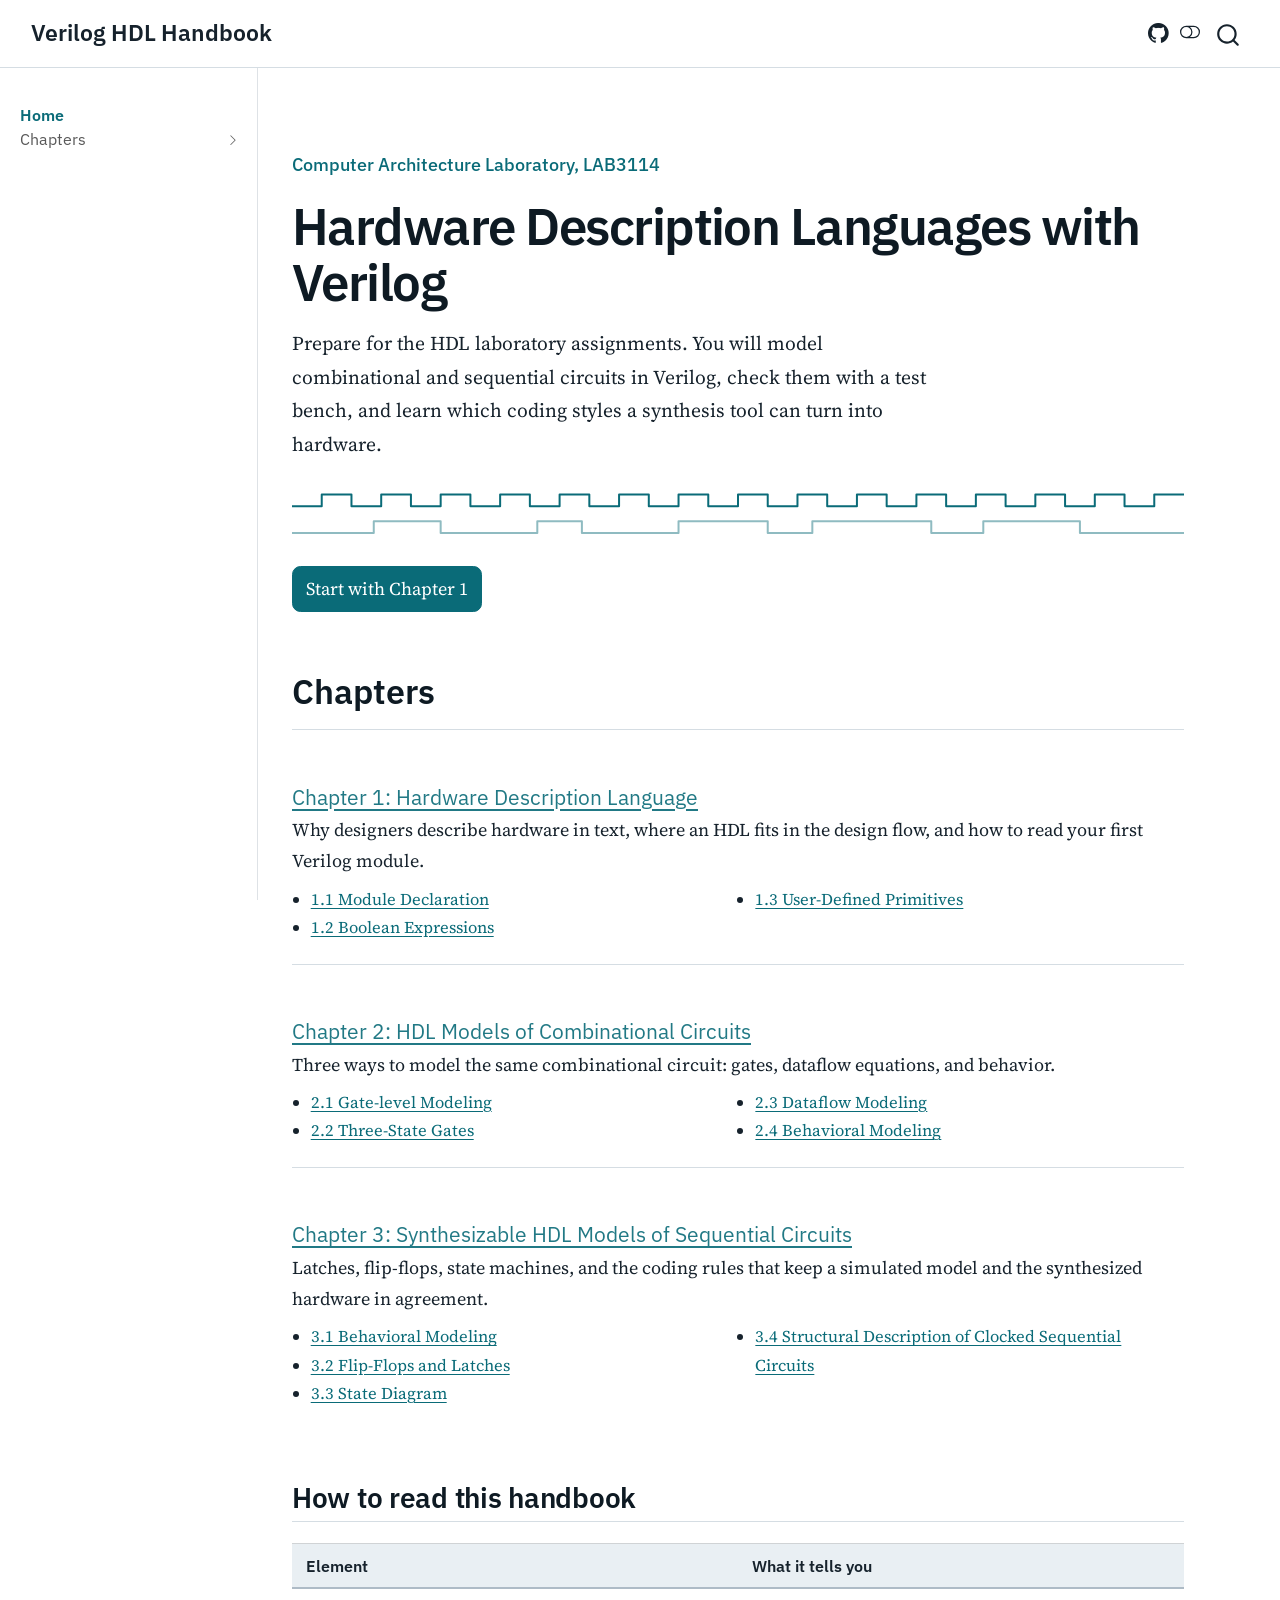
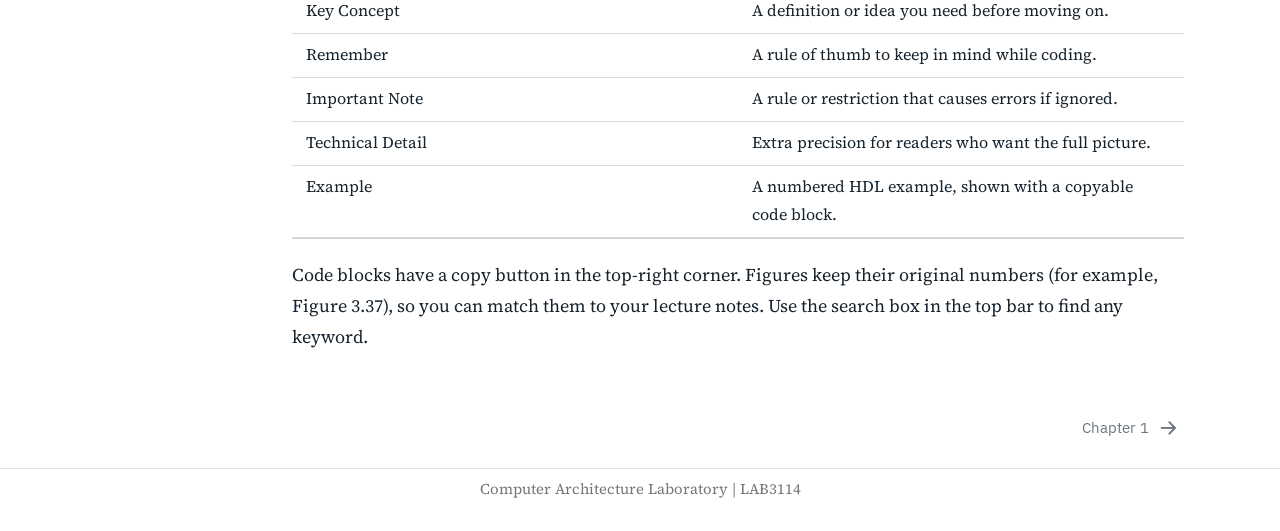
<file: index.html>
<!DOCTYPE html>
<html xmlns="http://www.w3.org/1999/xhtml" lang="en" xml:lang="en"><head>

<meta charset="utf-8">
<meta name="generator" content="quarto-1.11.9">

<meta name="viewport" content="width=device-width, initial-scale=1.0, user-scalable=yes">


<title>Verilog HDL Handbook – LAB3114</title>
<style>
/* Default styles provided by pandoc.
** See https://pandoc.org/MANUAL.html#variables-for-html for config info.
*/
span.smallcaps{font-variant: small-caps;}
div.columns{display: flex; gap: 1.5em;}
div.column{flex: auto;}
@media screen {
div.columns{gap: min(4vw, 1.5em);}
div.column{overflow-x: auto;}
}
div.hanging-indent{margin-left: 1.5em; text-indent: -1.5em;}
ul.task-list{list-style: none;}
ul.task-list li input[type="checkbox"] {
  width: 0.8em;
  margin: 0 0.8em 0.2em -1em; /* quarto-specific, see https://github.com/quarto-dev/quarto-cli/issues/4556 */ 
  vertical-align: middle;
}
</style>


<script src="site_libs/quarto-nav/quarto-nav.js"></script>
<script src="site_libs/clipboard/clipboard.min.js"></script>
<script src="site_libs/quarto-search/autocomplete.umd.js"></script>
<script src="site_libs/quarto-search/fuse.min.js"></script>
<script src="site_libs/quarto-search/quarto-search.js"></script>
<meta name="quarto:offset" content="./">
<link href="./chapters/01-hardware-description-language.html" rel="next">
<link href="./assets/favicon.svg" rel="icon" type="image/svg+xml">
<script src="site_libs/quarto-html/quarto.js" type="module"></script>
<script src="site_libs/quarto-html/tabsets/tabsets.js" type="module"></script>
<script src="site_libs/quarto-html/scrollable-regions/scrollable-regions.js" type="module"></script>
<script src="site_libs/quarto-html/popper.min.js"></script>
<script src="site_libs/quarto-html/tippy.umd.min.js"></script>
<script src="site_libs/quarto-html/anchor.min.js"></script>
<link href="site_libs/quarto-html/tippy.css" rel="stylesheet">
<link href="site_libs/quarto-html/quarto-syntax-highlighting-4c2e2814ce9a857492911c1eaac7bc64.css" rel="stylesheet" class="quarto-color-scheme" id="quarto-text-highlighting-styles">
<link href="site_libs/quarto-html/quarto-syntax-highlighting-dark-7191fb07fbc61ba70e96a6186d89682a.css" rel="stylesheet" class="quarto-color-scheme quarto-color-alternate" id="quarto-text-highlighting-styles">
<link href="site_libs/quarto-html/quarto-syntax-highlighting-4c2e2814ce9a857492911c1eaac7bc64.css" rel="stylesheet" class="quarto-color-scheme-extra" id="quarto-text-highlighting-styles">
<script src="site_libs/bootstrap/bootstrap.min.js"></script>
<link href="site_libs/bootstrap/bootstrap-icons.css" rel="stylesheet">
<link href="site_libs/bootstrap/bootstrap-150f6e08a313be43782d932bfb7aa735.min.css" rel="stylesheet" append-hash="true" class="quarto-color-scheme" id="quarto-bootstrap" data-mode="light">
<link href="site_libs/bootstrap/bootstrap-dark-682cfce0fad481e7ee3e1723f0110cde.min.css" rel="stylesheet" append-hash="true" class="quarto-color-scheme quarto-color-alternate" id="quarto-bootstrap" data-mode="dark">
<link href="site_libs/bootstrap/bootstrap-150f6e08a313be43782d932bfb7aa735.min.css" rel="stylesheet" append-hash="true" class="quarto-color-scheme-extra" id="quarto-bootstrap" data-mode="light">
<script id="quarto-search-options" type="application/json">{
  "location": "navbar",
  "copy-button": false,
  "collapse-after": 3,
  "panel-placement": "end",
  "type": "overlay",
  "limit": 50,
  "keyboard-shortcut": [
    "f",
    "/",
    "s"
  ],
  "language": {
    "search-no-results-text": "No results",
    "search-matching-documents-text": "matching documents",
    "search-copy-link-title": "Copy link to search",
    "search-hide-matches-text": "Hide additional matches",
    "search-more-match-text": "more match in this document",
    "search-more-matches-text": "more matches in this document",
    "search-clear-button-title": "Clear",
    "search-text-placeholder": "",
    "search-detached-cancel-button-title": "Cancel",
    "search-submit-button-title": "Submit",
    "search-label": "Search"
  }
}</script>
<style>html{ scroll-behavior: smooth; }</style>
<link rel="preconnect" href="https://fonts.googleapis.com">

<link rel="preconnect" href="https://fonts.gstatic.com" crossorigin="">

<link href="https://fonts.googleapis.com/css2?family=IBM+Plex+Sans:wght@400;500;600&amp;family=JetBrains+Mono:wght@400;500&amp;family=Source+Serif+4:ital,opsz,wght@0,8..60,400;0,8..60,600;1,8..60,400&amp;display=swap" rel="stylesheet">



</head>

<body class="nav-sidebar docked nav-fixed fullcontent quarto-light"><a id="quarto-skip-link" class="visually-hidden-focusable" href="#quarto-document-content">Skip to main content</a><script id="quarto-html-before-body" type="application/javascript">
    const toggleBodyColorMode = (bsSheetEl) => {
      const mode = bsSheetEl.getAttribute("data-mode");
      const bodyEl = window.document.querySelector("body");
      if (mode === "dark") {
        bodyEl.classList.add("quarto-dark");
        bodyEl.classList.remove("quarto-light");
      } else {
        bodyEl.classList.add("quarto-light");
        bodyEl.classList.remove("quarto-dark");
      }
    }
    const toggleBodyColorPrimary = () => {
      const bsSheetEl = window.document.querySelector("link#quarto-bootstrap:not([rel=disabled-stylesheet])");
      if (bsSheetEl) {
        toggleBodyColorMode(bsSheetEl);
      }
    }
    const setColorSchemeToggle = (alternate) => {
      const toggles = window.document.querySelectorAll('.quarto-color-scheme-toggle');
      for (let i=0; i < toggles.length; i++) {
        const toggle = toggles[i];
        if (toggle) {
          toggle.setAttribute("aria-checked", alternate ? "true" : "false");
          if (alternate) {
            toggle.classList.add("alternate");
          } else {
            toggle.classList.remove("alternate");
          }
        }
      }
    };
    const toggleColorMode = (alternate) => {
      // Switch the stylesheets
      const primaryStylesheets = window.document.querySelectorAll('link.quarto-color-scheme:not(.quarto-color-alternate)');
      const alternateStylesheets = window.document.querySelectorAll('link.quarto-color-scheme.quarto-color-alternate');
      manageTransitions('#quarto-margin-sidebar .nav-link', false);
      if (alternate) {
        // note: dark is layered on light, we don't disable primary!
        enableStylesheet(alternateStylesheets);
        for (const sheetNode of alternateStylesheets) {
          if (sheetNode.id === "quarto-bootstrap") {
            toggleBodyColorMode(sheetNode);
          }
        }
      } else {
        disableStylesheet(alternateStylesheets);
        enableStylesheet(primaryStylesheets)
        toggleBodyColorPrimary();
      }
      manageTransitions('#quarto-margin-sidebar .nav-link', true);
      // Switch the toggles
      setColorSchemeToggle(alternate)
    }
    // Hack to workaround the fact that safari doesn't
    // properly recolor the scrollbar when toggling (#1455).
    // Not run on load: stylesheets are set before first paint there, and
    // scrolling would undo the scroll to a URL fragment (#14973).
    // The one pixel nudge keeps the reader where they were.
    const refreshSafariScrollbar = () => {
      if (navigator.userAgent.indexOf('Safari') > 0 && navigator.userAgent.indexOf('Chrome') == -1) {
        manageTransitions("body", false);
        const scrollY = window.scrollY;
        window.scrollTo(0, scrollY > 0 ? scrollY - 1 : 1);
        setTimeout(() => {
          window.scrollTo(0, scrollY);
          manageTransitions("body", true);
        }, 40);
      }
    }
    const disableStylesheet = (stylesheets) => {
      for (let i=0; i < stylesheets.length; i++) {
        const stylesheet = stylesheets[i];
        stylesheet.rel = 'disabled-stylesheet';
      }
    }
    const enableStylesheet = (stylesheets) => {
      for (let i=0; i < stylesheets.length; i++) {
        const stylesheet = stylesheets[i];
        if(stylesheet.rel !== 'stylesheet') { // for Chrome, which will still FOUC without this check
          stylesheet.rel = 'stylesheet';
        }
      }
    }
    const manageTransitions = (selector, allowTransitions) => {
      const els = window.document.querySelectorAll(selector);
      for (let i=0; i < els.length; i++) {
        const el = els[i];
        if (allowTransitions) {
          el.classList.remove('notransition');
        } else {
          el.classList.add('notransition');
        }
      }
    }
    const isFileUrl = () => {
      return window.location.protocol === 'file:';
    }
    const hasAlternateSentinel = () => {
      let styleSentinel = getColorSchemeSentinel();
      if (styleSentinel !== null) {
        return styleSentinel === "alternate";
      } else {
        return false;
      }
    }
    const setStyleSentinel = (alternate) => {
      const value = alternate ? "alternate" : "default";
      if (!isFileUrl()) {
        window.localStorage.setItem("quarto-color-scheme", value);
      } else {
        localAlternateSentinel = value;
      }
    }
    const getColorSchemeSentinel = () => {
      if (!isFileUrl()) {
        const storageValue = window.localStorage.getItem("quarto-color-scheme");
        return storageValue != null ? storageValue : localAlternateSentinel;
      } else {
        return localAlternateSentinel;
      }
    }
    const toggleGiscusIfUsed = (isAlternate, darkModeDefault) => {
      const baseTheme = document.querySelector('#giscus-base-theme')?.value ?? 'light';
      const alternateTheme = document.querySelector('#giscus-alt-theme')?.value ?? 'dark';
      let newTheme = '';
      if(authorPrefersDark) {
        newTheme = isAlternate ? baseTheme : alternateTheme;
      } else {
        newTheme = isAlternate ? alternateTheme : baseTheme;
      }
      const changeGiscusTheme = () => {
        // From: https://github.com/giscus/giscus/issues/336
        const sendMessage = (message) => {
          const iframe = document.querySelector('iframe.giscus-frame');
          if (!iframe) return;
          iframe.contentWindow.postMessage({ giscus: message }, 'https://giscus.app');
        }
        sendMessage({
          setConfig: {
            theme: newTheme
          }
        });
      }
      const isGiscussLoaded = window.document.querySelector('iframe.giscus-frame') !== null;
      if (isGiscussLoaded) {
        changeGiscusTheme();
      }
    };
    const authorPrefersDark = false;
    const queryPrefersDark = window.matchMedia('(prefers-color-scheme: dark)');
    const darkModeDefault = queryPrefersDark.matches;
      document.querySelector('link#quarto-text-highlighting-styles.quarto-color-scheme-extra').rel = 'disabled-stylesheet';
      document.querySelector('link#quarto-bootstrap.quarto-color-scheme-extra').rel = 'disabled-stylesheet';
    let localAlternateSentinel = darkModeDefault ? 'alternate' : 'default';
    // Dark / light mode switch
    window.quartoToggleColorScheme = () => {
      // Read the current dark / light value
      let toAlternate = !hasAlternateSentinel();
      toggleColorMode(toAlternate);
      refreshSafariScrollbar();
      setStyleSentinel(toAlternate);
      toggleGiscusIfUsed(toAlternate, darkModeDefault);
      window.dispatchEvent(new Event('resize'));
    };
    queryPrefersDark.addEventListener("change", e => {
      if(window.localStorage.getItem("quarto-color-scheme") !== null)
        return;
      const alternate = e.matches
      toggleColorMode(alternate);
      refreshSafariScrollbar();
      localAlternateSentinel = e.matches ? 'alternate' : 'default'; // this is used alongside local storage!
      toggleGiscusIfUsed(alternate, darkModeDefault);
    });
    // Switch to dark mode if need be
    if (hasAlternateSentinel()) {
      toggleColorMode(true);
    } else {
      toggleColorMode(false);
    }
  </script>

<div id="quarto-search-results"></div>
  <header id="quarto-header" class="headroom fixed-top">
    <nav class="navbar navbar-expand-lg " data-bs-theme="dark" aria-label="Site">
      <div class="navbar-container container-fluid">
      <div class="navbar-brand-container mx-auto">
    <a class="navbar-brand" href="./index.html">
    <span class="navbar-title">Verilog HDL Handbook</span>
    </a>
  </div>
        <div class="quarto-navbar-tools tools-end">
    <a href="https://github.com/vesalbargi/verilog-hdl-handbook" title="" class="quarto-navigation-tool px-1" aria-label="" target="_blank"><i class="bi bi-github"></i></a>
  <button type="button" role="switch" aria-checked="false" class="quarto-color-scheme-toggle quarto-navigation-tool  px-1" onclick="window.quartoToggleColorScheme(); return false;" title="Toggle dark mode" aria-label="Toggle dark mode"><i class="bi"></i></button>
</div>
          <div id="quarto-search" class="" title="Search"></div>
      </div> <!-- /container-fluid -->
    </nav>
  <nav class="quarto-secondary-nav" aria-label="Toolbar">
    <div class="container-fluid d-flex">
      <button type="button" class="quarto-btn-toggle btn" data-bs-toggle="collapse" role="button" data-bs-target=".quarto-sidebar-collapse-item" aria-controls="quarto-sidebar" aria-expanded="false" aria-label="Toggle sidebar navigation" onclick="if (window.quartoToggleHeadroom) { window.quartoToggleHeadroom(); }">
        <i class="bi bi-layout-text-sidebar-reverse"></i>
      </button>
        <a class="flex-grow-1 no-decor" data-bs-toggle="collapse" data-bs-target=".quarto-sidebar-collapse-item" onclick="if (window.quartoToggleHeadroom) { window.quartoToggleHeadroom(); }">      
          <h1 class="quarto-secondary-nav-title"></h1>
        </a>     
    </div>
  </nav>
</header>
<!-- content -->
<div id="quarto-content" class="quarto-container page-columns page-rows-contents page-layout-article page-navbar">
<!-- sidebar -->
  <nav id="quarto-sidebar" class="sidebar collapse collapse-horizontal quarto-sidebar-collapse-item sidebar-navigation docked overflow-auto" aria-label="Section">
    <div class="sidebar-menu-container"> 
    <ul class="list-unstyled mt-1">
        <li class="sidebar-item">
  <div class="sidebar-item-container"> 
  <a href="./index.html" class="sidebar-item-text sidebar-link active">
 <span class="menu-text">Home</span></a>
  </div>
</li>
        <li class="sidebar-item sidebar-item-section">
      <div class="sidebar-item-container"> 
            <button type="button" class="sidebar-item-text sidebar-item-toggle sidebar-link text-start collapsed" data-bs-toggle="collapse" data-bs-target="#quarto-sidebar-section-1" aria-controls="quarto-sidebar-section-1" aria-expanded="false">
 <span class="menu-text" id="quarto-sidebar-section-1-label">Chapters</span><i class="bi bi-chevron-right" aria-hidden="true"></i></button>
      </div>
      <ul id="quarto-sidebar-section-1" aria-labelledby="quarto-sidebar-section-1-label" class="collapse list-unstyled sidebar-section depth1 ">  
          <li class="sidebar-item">
  <div class="sidebar-item-container"> 
  <a href="./chapters/01-hardware-description-language.html" class="sidebar-item-text sidebar-link">
 <span class="menu-text">Chapter 1</span></a>
  </div>
</li>
          <li class="sidebar-item">
  <div class="sidebar-item-container"> 
  <a href="./chapters/02-combinational-circuit-models.html" class="sidebar-item-text sidebar-link">
 <span class="menu-text">Chapter 2</span></a>
  </div>
</li>
          <li class="sidebar-item">
  <div class="sidebar-item-container"> 
  <a href="./chapters/03-sequential-circuit-models.html" class="sidebar-item-text sidebar-link">
 <span class="menu-text">Chapter 3</span></a>
  </div>
</li>
      </ul>
  </li>
    </ul>
    </div>
</nav>
<div id="quarto-sidebar-glass" class="quarto-sidebar-collapse-item" data-bs-toggle="collapse" data-bs-target=".quarto-sidebar-collapse-item"></div>
<!-- margin-sidebar -->
    
<!-- main -->
<main class="content" id="quarto-document-content" tabindex="-1"><header id="title-block-header" class="quarto-title-block"></header>





<div class="lab-hero">
<div class="lab-hero-course">
<p>Computer Architecture Laboratory, LAB3114</p>
</div>
<section id="hardware-description-languages-with-verilog" class="level1">
<h1>Hardware Description Languages with Verilog</h1>
<div class="lab-hero-lead">
<p>Prepare for the HDL laboratory assignments. You will model combinational and sequential circuits in Verilog, check them with a test bench, and learn which coding styles a synthesis tool can turn into hardware.</p>
</div>
<svg class="lab-wave" viewbox="0 0 1200 72" preserveaspectratio="none" role="presentation" aria-hidden="true" focusable="false">
  <path class="lab-wave-clock" d="M0 26 H40 V10 H80 V26 H120 V10 H160 V26 H200 V10 H240 V26 H280 V10 H320 V26 H360 V10 H400 V26 H440 V10 H480 V26 H520 V10 H560 V26 H600 V10 H640 V26 H680 V10 H720 V26 H760 V10 H800 V26 H840 V10 H880 V26 H920 V10 H960 V26 H1000 V10 H1040 V26 H1080 V10 H1120 V26 H1160 V10 H1200"></path>
  <path class="lab-wave-data" d="M0 62 H110 V46 H200 V62 H330 V46 H390 V62 H520 V46 H640 V62 H700 V46 H860 V62 H930 V46 H1060 V62 H1200"></path>
</svg>
<p><a href="./chapters/01-hardware-description-language.html" class="btn btn-primary">Start with Chapter 1</a></p>
</section>
</div>
<section id="chapters" class="level1">
<h1>Chapters</h1>
<section id="chapter-1-hardware-description-language" class="level3 lab-chapter">
<h3 class="anchored" data-anchor-id="chapter-1-hardware-description-language"><a href="./chapters/01-hardware-description-language.html">Chapter 1: Hardware Description Language</a></h3>
<p>Why designers describe hardware in text, where an HDL fits in the design flow, and how to read your first Verilog module.</p>
<ul>
<li><a href="./chapters/01-hardware-description-language.html#module-declaration">1.1 Module Declaration</a></li>
<li><a href="./chapters/01-hardware-description-language.html#boolean-expressions">1.2 Boolean Expressions</a></li>
<li><a href="./chapters/01-hardware-description-language.html#user-defined-primitives">1.3 User-Defined Primitives</a></li>
</ul>
</section>
<section id="chapter-2-hdl-models-of-combinational-circuits" class="level3 lab-chapter">
<h3 class="anchored" data-anchor-id="chapter-2-hdl-models-of-combinational-circuits"><a href="./chapters/02-combinational-circuit-models.html">Chapter 2: HDL Models of Combinational Circuits</a></h3>
<p>Three ways to model the same combinational circuit: gates, dataflow equations, and behavior.</p>
<ul>
<li><a href="./chapters/02-combinational-circuit-models.html#gate-level-modeling">2.1 Gate-level Modeling</a></li>
<li><a href="./chapters/02-combinational-circuit-models.html#three-state-gates">2.2 Three-State Gates</a></li>
<li><a href="./chapters/02-combinational-circuit-models.html#dataflow-modeling">2.3 Dataflow Modeling</a></li>
<li><a href="./chapters/02-combinational-circuit-models.html#behavioral-modeling">2.4 Behavioral Modeling</a></li>
</ul>
</section>
<section id="chapter-3-synthesizable-hdl-models-of-sequential-circuits" class="level3 lab-chapter">
<h3 class="anchored" data-anchor-id="chapter-3-synthesizable-hdl-models-of-sequential-circuits"><a href="./chapters/03-sequential-circuit-models.html">Chapter 3: Synthesizable HDL Models of Sequential Circuits</a></h3>
<p>Latches, flip-flops, state machines, and the coding rules that keep a simulated model and the synthesized hardware in agreement.</p>
<ul>
<li><a href="./chapters/03-sequential-circuit-models.html#behavioral-modeling">3.1 Behavioral Modeling</a></li>
<li><a href="./chapters/03-sequential-circuit-models.html#flip-flops-and-latches">3.2 Flip-Flops and Latches</a></li>
<li><a href="./chapters/03-sequential-circuit-models.html#state-diagram">3.3 State Diagram</a></li>
<li><a href="./chapters/03-sequential-circuit-models.html#structural-description-of-clocked-sequential-circuits">3.4 Structural Description of Clocked Sequential Circuits</a></li>
</ul>
</section>
<section id="how-to-read-this-handbook" class="level2">
<h2 class="anchored" data-anchor-id="how-to-read-this-handbook">How to read this handbook</h2>
<table class="caption-top table">
<colgroup>
<col style="width: 50%">
<col style="width: 50%">
</colgroup>
<thead>
<tr class="header">
<th style="text-align: left;">Element</th>
<th style="text-align: left;">What it tells you</th>
</tr>
</thead>
<tbody>
<tr class="odd">
<td style="text-align: left;">Key Concept</td>
<td style="text-align: left;">A definition or idea you need before moving on.</td>
</tr>
<tr class="even">
<td style="text-align: left;">Remember</td>
<td style="text-align: left;">A rule of thumb to keep in mind while coding.</td>
</tr>
<tr class="odd">
<td style="text-align: left;">Important Note</td>
<td style="text-align: left;">A rule or restriction that causes errors if ignored.</td>
</tr>
<tr class="even">
<td style="text-align: left;">Technical Detail</td>
<td style="text-align: left;">Extra precision for readers who want the full picture.</td>
</tr>
<tr class="odd">
<td style="text-align: left;">Example</td>
<td style="text-align: left;">A numbered HDL example, shown with a copyable code block.</td>
</tr>
</tbody>
</table>
<p>Code blocks have a copy button in the top-right corner. Figures keep their original numbers (for example, Figure 3.37), so you can match them to your lecture notes. Use the search box in the top bar to find any keyword.</p>


</section>
</section>

<a onclick="window.scrollTo(0, 0); return false;" role="button" id="quarto-back-to-top"><i class="bi bi-arrow-up"></i> Back to top</a></main> <!-- /main -->
<script>

/* Keeps the back-to-top button hidden when the page is scrolled all the way to the bottom

   (scroll bounce and late layout changes there can look like an upward scroll). */

(function () {

  function init() {

    var btn = document.getElementById("quarto-back-to-top");

    if (!btn) return;

    function guard() {

      requestAnimationFrame(function () {

        var atBottom = window.innerHeight + window.pageYOffset >= document.documentElement.scrollHeight - 4;

        if (atBottom) btn.style.display = "none";

      });

    }

    window.addEventListener("scroll", guard, { passive: true });

  }

  if (document.readyState === "loading") document.addEventListener("DOMContentLoaded", init);

  else init();

})();

</script>

<script id="quarto-html-after-body" type="application/javascript">
  window.document.addEventListener("DOMContentLoaded", function (event) {
    // Ensure there is a toggle, if there isn't float one in the top right
    if (window.document.querySelector('.quarto-color-scheme-toggle') === null) {
      const toggle = window.document.createElement('button');
      toggle.type = "button";
      toggle.setAttribute("role", "switch");
      toggle.setAttribute("aria-checked", "false");
      toggle.classList.add('top-right');
      toggle.classList.add('quarto-color-scheme-toggle');
      toggle.setAttribute("aria-label", "Toggle dark mode");
      toggle.onclick = function() { try { window.quartoToggleColorScheme(); } catch {} return false; };
      const i = window.document.createElement("i");
      i.classList.add('bi');
      toggle.appendChild(i);
      // Put the toggle in a landmark of its own, so that landmark navigation
      // can reach it.
      //
      // The container is always a fresh direct child of body, and the toggle is
      // never moved into page furniture that the theme or the author controls.
      // The toggle is positioned against the page, so any ancestor that
      // establishes a containing block captures it: a positioned element or a
      // grid for position: absolute, and transform, filter, will-change or
      // contain for position: fixed. A direct child of body has none of these
      // to inherit, and the shift when one appears is silent and visual.
      //
      // ARIA says a document should have at most one banner, and axe reports a
      // duplicate whether or not the banners carry distinct labels. So use a
      // header when the page has no banner yet, and a named region otherwise.
      //
      // A header is a banner wherever it sits, unless it is inside sectioning
      // content, so this cannot just look at the children of body: a custom
      // page layout wraps the title block header in a plain div. An explicit
      // role="banner" always counts.
      const sectioning = 'article, aside, main, nav, section, [role="article"], [role="complementary"], [role="main"], [role="navigation"], [role="region"]';
      const hasBanner = Array.from(
        window.document.querySelectorAll('header:not([role]), [role="banner"]')
      ).some(function(el) {
        return el.hasAttribute("role") || el.closest(sectioning) === null;
      });
      const container = window.document.createElement(hasBanner ? "div" : "header");
      if (hasBanner) {
        container.setAttribute("role", "region");
        container.setAttribute("aria-label", "Toggle dark mode");
      }
      container.classList.add('quarto-color-scheme-toggle-container');
      container.appendChild(toggle);
      window.document.body.appendChild(container);
    }
    setColorSchemeToggle(hasAlternateSentinel())
    const icon = "";
    const anchorJS = new window.AnchorJS();
    anchorJS.options = {
      placement: 'right',
      icon: icon
    };
    anchorJS.add('.anchored');
    const isCodeAnnotation = (el) => {
      for (const clz of el.classList) {
        if (clz.startsWith('code-annotation-')) {                     
          return true;
        }
      }
      return false;
    }
    const onCopySuccess = function(e) {
      // button target
      const button = e.trigger;
      // don't keep focus
      button.blur();
      // flash "checked"
      button.classList.add('code-copy-button-checked');
      var currentTitle = button.getAttribute("title");
      button.setAttribute("title", "Copied!");
      let tooltip;
      if (window.bootstrap) {
        button.setAttribute("data-bs-toggle", "tooltip");
        button.setAttribute("data-bs-placement", "left");
        button.setAttribute("data-bs-title", "Copied!");
        tooltip = new bootstrap.Tooltip(button, 
          { trigger: "manual", 
            customClass: "code-copy-button-tooltip",
            offset: [0, -8]});
        tooltip.show();    
      }
      setTimeout(function() {
        if (tooltip) {
          tooltip.hide();
          button.removeAttribute("data-bs-title");
          button.removeAttribute("data-bs-toggle");
          button.removeAttribute("data-bs-placement");
        }
        button.setAttribute("title", currentTitle);
        button.classList.remove('code-copy-button-checked');
      }, 1000);
      // clear code selection
      e.clearSelection();
    }
    const getTextToCopy = function(trigger) {
      const outerScaffold = trigger.parentElement.cloneNode(true);
      const codeEl = outerScaffold.querySelector('code');
      for (const childEl of codeEl.children) {
        if (isCodeAnnotation(childEl)) {
          childEl.remove();
        }
      }
      return codeEl.innerText;
    }
    const clipboard = new window.ClipboardJS('.code-copy-button:not([data-in-quarto-modal])', {
      text: getTextToCopy
    });
    clipboard.on('success', onCopySuccess);
    if (window.document.getElementById('quarto-embedded-source-code-modal')) {
      const clipboardModal = new window.ClipboardJS('.code-copy-button[data-in-quarto-modal]', {
        text: getTextToCopy,
        container: window.document.getElementById('quarto-embedded-source-code-modal')
      });
      clipboardModal.on('success', onCopySuccess);
    }
      var localhostRegex = new RegExp(/^(?:http|https):\/\/localhost\:?[0-9]*\//);
      var mailtoRegex = new RegExp(/^mailto:/);
        var filterRegex = new RegExp("https:\/\/vesalbargi\.github\.io\/verilog-hdl-handbook\/");
      const newWindowLabel = "(opens in a new tab)";
      const newWindowNoteId = "quarto-ext-newwindow-label";
      // Links reference one hidden label through aria-describedby, so the
      // announcement never changes their accessible name.
      var describeNewWindow = (link) => {
        if (!window.document.getElementById(newWindowNoteId)) {
          var newWindowNote = window.document.createElement("span");
          newWindowNote.id = newWindowNoteId;
          newWindowNote.hidden = true;
          newWindowNote.textContent = newWindowLabel;
          window.document.body.appendChild(newWindowNote);
        }
        var describedBy = (link.getAttribute("aria-describedby") || "").split(/\s+/).filter(Boolean);
        if (!describedBy.includes(newWindowNoteId)) {
          describedBy.push(newWindowNoteId);
          link.setAttribute("aria-describedby", describedBy.join(" "));
        }
      }
      var isInternal = (href) => {
          return filterRegex.test(href) || localhostRegex.test(href) || mailtoRegex.test(href);
      }
      // Inspect non-navigation links and adorn them if external
      window.quartoDecorateExternalLinks = function (root) {
     var links = (root || window.document).querySelectorAll('a[href]:not(.nav-link):not(.navbar-brand):not(.toc-action):not(.sidebar-link):not(.sidebar-item-toggle):not(.pagination-link):not(.no-external):not([aria-hidden]):not(.dropdown-item):not(.quarto-navigation-tool):not(.about-link)');
      for (var i=0; i<links.length; i++) {
        const link = links[i];
        if (!isInternal(link.href)) {
          // undo the damage that might have been done by quarto-nav.js in the case of
          // links that we want to consider external
          if (link.dataset.originalHref !== undefined) {
            link.href = link.dataset.originalHref;
          }
            // target, if specified
            link.setAttribute("target", "_blank");
            if (link.getAttribute("rel") === null) {
              link.setAttribute("rel", "noopener");
            }
            describeNewWindow(link);
          if (!link.classList.contains('no-external-icon')) {
          }
        }
      }
      };
      window.quartoDecorateExternalLinks(window.document);
    // Esc closes the popup (WCAG 1.4.13) and focus leaving both trigger and
    // popup closes it (WCAG 2.4.11); tippy handles neither for interactive popups.
    const hideOnEscAndFocusOut = {
      name: 'hideOnEscAndFocusOut',
      defaultValue: true,
      fn(instance) {
        const dismiss = () => {
          // A show scheduled by the trigger delay would otherwise reopen it
          instance.clearDelayTimeouts();
          instance.hide();
        };
        const onKeyDown = (event) => {
          if (event.key !== 'Escape') {
            return;
          }
          // Keep Esc from also reaching page handlers (e.g. reveal.js overview),
          // except an open reveal.js slide menu, which Esc should close too.
          // The menu handles keys only when its keyboard option is on.
          const menuHandlesEsc = window.Reveal?.getPlugin?.('menu')?.isOpen() &&
            window.Reveal.getConfig().menu?.keyboard !== false;
          if (!menuHandlesEsc) {
            event.stopPropagation();
          }
          if (instance.popper.contains(window.document.activeElement)) {
            // Disabled while refocusing so the focus trigger does not reopen it
            instance.disable();
            instance.reference.focus();
            instance.enable();
          }
          dismiss();
        };
        const onFocusOut = (event) => {
          const target = event.relatedTarget;
          if (target && !instance.reference.contains(target) &&
              !instance.popper.contains(target)) {
            dismiss();
          }
        };
        // On the trigger too: a click trigger (code-annotations: select) has no
        // blur handling. Attached for the instance's lifetime so leaving the
        // trigger also cancels a show still pending on the trigger delay.
        instance.reference.addEventListener('focusout', onFocusOut);
        return {
          onShow() {
            window.document.addEventListener('keydown', onKeyDown, true);
            instance.popper.addEventListener('focusout', onFocusOut);
          },
          onHide() {
            window.document.removeEventListener('keydown', onKeyDown, true);
            instance.popper.removeEventListener('focusout', onFocusOut);
          },
          onDestroy() {
            instance.reference.removeEventListener('focusout', onFocusOut);
          },
        };
      },
    };
    function tippyHover(el, contentFn, onTriggerFn, onUntriggerFn) {
      const config = {
        allowHTML: true,
        maxWidth: 500,
        delay: 100,
        arrow: false,
        appendTo: function(el) {
            return el.parentElement;
        },
        interactive: true,
        interactiveBorder: 10,
        theme: 'quarto',
        placement: 'bottom-start',
        plugins: [hideOnEscAndFocusOut],
      };
      if (contentFn) {
        config.content = contentFn;
      }
      if (onTriggerFn) {
        config.onTrigger = onTriggerFn;
      }
      if (onUntriggerFn) {
        config.onUntrigger = onUntriggerFn;
      }
      window.tippy(el, config); 
    }
    const noterefs = window.document.querySelectorAll('a[role="doc-noteref"]');
    for (var i=0; i<noterefs.length; i++) {
      const ref = noterefs[i];
      tippyHover(ref, function() {
        // use id or data attribute instead here
        let href = ref.getAttribute('data-footnote-href') || ref.getAttribute('href');
        try { href = new URL(href).hash; } catch {}
        const id = href.replace(/^#\/?/, "");
        const note = window.document.getElementById(id);
        if (note) {
          return note.innerHTML;
        } else {
          return "";
        }
      });
    }
    const xrefs = window.document.querySelectorAll('a.quarto-xref');
    const processXRef = (id, note) => {
      // Strip column container classes
      const stripColumnClz = (el) => {
        el.classList.remove("page-full", "page-columns");
        if (el.children) {
          for (const child of el.children) {
            stripColumnClz(child);
          }
        }
      }
      stripColumnClz(note)
      if (id === null || id.startsWith('sec-')) {
        // Special case sections, only their first couple elements
        const container = document.createElement("div");
        if (note.children && note.children.length > 2) {
          container.appendChild(note.children[0].cloneNode(true));
          for (let i = 1; i < note.children.length; i++) {
            const child = note.children[i];
            if (child.tagName === "P" && child.innerText === "") {
              continue;
            } else {
              container.appendChild(child.cloneNode(true));
              break;
            }
          }
          if (window.Quarto?.typesetMath) {
            window.Quarto.typesetMath(container);
          }
          return container.innerHTML
        } else {
          if (window.Quarto?.typesetMath) {
            window.Quarto.typesetMath(note);
          }
          return note.innerHTML;
        }
      } else {
        // Remove any anchor links if they are present
        const anchorLink = note.querySelector('a.anchorjs-link');
        if (anchorLink) {
          anchorLink.remove();
        }
        if (window.Quarto?.typesetMath) {
          window.Quarto.typesetMath(note);
        }
        if (note.classList.contains("callout")) {
          return note.outerHTML;
        } else {
          return note.innerHTML;
        }
      }
    }
    for (var i=0; i<xrefs.length; i++) {
      const xref = xrefs[i];
      tippyHover(xref, undefined, function(instance) {
        instance.disable();
        let url = xref.getAttribute('href');
        let hash = undefined; 
        if (url.startsWith('#')) {
          hash = url;
        } else {
          try { hash = new URL(url).hash; } catch {}
        }
        if (hash) {
          const id = hash.replace(/^#\/?/, "");
          const note = window.document.getElementById(id);
          if (note !== null) {
            try {
              const html = processXRef(id, note.cloneNode(true));
              instance.setContent(html);
            } finally {
              instance.enable();
              instance.show();
            }
          } else {
            // See if we can fetch this
            fetch(url.split('#')[0])
            .then(res => res.text())
            .then(html => {
              const parser = new DOMParser();
              const htmlDoc = parser.parseFromString(html, "text/html");
              const note = htmlDoc.getElementById(id);
              if (note !== null) {
                const html = processXRef(id, note);
                instance.setContent(html);
              } 
            }).finally(() => {
              instance.enable();
              instance.show();
            });
          }
        } else {
          // See if we can fetch a full url (with no hash to target)
          // This is a special case and we should probably do some content thinning / targeting
          fetch(url)
          .then(res => res.text())
          .then(html => {
            const parser = new DOMParser();
            const htmlDoc = parser.parseFromString(html, "text/html");
            const note = htmlDoc.querySelector('main.content');
            if (note !== null) {
              // This should only happen for chapter cross references
              // (since there is no id in the URL)
              // remove the first header
              if (note.children.length > 0 && note.children[0].tagName === "HEADER") {
                note.children[0].remove();
              }
              const html = processXRef(null, note);
              instance.setContent(html);
            } 
          }).finally(() => {
            instance.enable();
            instance.show();
          });
        }
      }, function(instance) {
      });
    }
        let selectedAnnoteEl;
        const selectorForAnnotation = ( cell, annotation) => {
          let cellAttr = 'data-code-cell="' + cell + '"';
          let lineAttr = 'data-code-annotation="' +  annotation + '"';
          const selector = 'span[' + cellAttr + '][' + lineAttr + ']';
          return selector;
        }
        const selectCodeLines = (annoteEl) => {
          const doc = window.document;
          const targetCell = annoteEl.getAttribute("data-target-cell");
          const targetAnnotation = annoteEl.getAttribute("data-target-annotation");
          const annoteSpan = window.document.querySelector(selectorForAnnotation(targetCell, targetAnnotation));
          const lines = annoteSpan.getAttribute("data-code-lines").split(",");
          const lineIds = lines.map((line) => {
            return targetCell + "-" + line;
          })
          // Each band is positioned against its own containing block, which is
          // not the offsetParent of the lines, so place it from client rects.
          const placeBand = (band, firstEl, lastEl, codeBlock) => {
            const container = band.offsetParent;
            if (container === null) {
              return;
            }
            const containerRect = container.getBoundingClientRect();
            // Reveal.js scales slides with a transform, so convert client
            // pixels back to the CSS pixels of the container.
            const scale = containerRect.height / container.offsetHeight || 1;
            const firstRect = firstEl.getBoundingClientRect();
            const lastRect = lastEl.getBoundingClientRect();
            const top = (firstRect.top - containerRect.top) / scale - container.clientTop + container.scrollTop;
            const height = (lastRect.bottom - firstRect.top) / scale;
            band.style.top = top - 2 + "px";
            band.style.height = height + 4 + "px";
            if (codeBlock) {
              // Without the copy button wrapper, the containing block is wider
              // than the code block, so span the code block explicitly.
              const blockRect = codeBlock.getBoundingClientRect();
              band.style.left = (blockRect.left - containerRect.left) / scale - container.clientLeft + container.scrollLeft + "px";
              band.style.width = blockRect.width / scale + "px";
            }
          };
          if (lineIds.length > 0) {
            const el = window.document.getElementById(lineIds[0]);
            const lastEl = window.document.getElementById(lineIds[lineIds.length - 1]);
            const parent = el.parentElement.parentElement;
            // cook up a div (if necessary) and position it
            let div = window.document.getElementById("code-annotation-line-highlight");
            if (div === null) {
              div = window.document.createElement("div");
              div.setAttribute("id", "code-annotation-line-highlight");
              div.style.position = 'absolute';
              parent.appendChild(div);
            }
            placeBand(div, el, lastEl, parent.closest("div.sourceCode") || parent);
            let gutterDiv = window.document.getElementById("code-annotation-line-highlight-gutter");
            if (gutterDiv === null) {
              gutterDiv = window.document.createElement("div");
              gutterDiv.setAttribute("id", "code-annotation-line-highlight-gutter");
              gutterDiv.style.position = 'absolute';
              const codeCell = window.document.getElementById(targetCell);
              const gutter = codeCell.querySelector('.code-annotation-gutter');
              gutter.appendChild(gutterDiv);
            }
            placeBand(gutterDiv, el, lastEl);
            selectedAnnoteEl = annoteEl;
          }
        };
        const unselectCodeLines = () => {
          const elementsIds = ["code-annotation-line-highlight", "code-annotation-line-highlight-gutter"];
          elementsIds.forEach((elId) => {
            const div = window.document.getElementById(elId);
            if (div) {
              div.remove();
            }
          });
          selectedAnnoteEl = undefined;
        };
          // Handle positioning of the toggle
      window.addEventListener(
        "resize",
        throttle(() => {
          elRect = undefined;
          if (selectedAnnoteEl) {
            selectCodeLines(selectedAnnoteEl);
          }
        }, 10)
      );
      function throttle(fn, ms) {
      let throttle = false;
      let timer;
        return (...args) => {
          if(!throttle) { // first call gets through
              fn.apply(this, args);
              throttle = true;
          } else { // all the others get throttled
              if(timer) clearTimeout(timer); // cancel #2
              timer = setTimeout(() => {
                fn.apply(this, args);
                timer = throttle = false;
              }, ms);
          }
        };
      }
        // Attach click handler to the DT
        const annoteDls = window.document.querySelectorAll('dt[data-target-cell]');
        for (const annoteDlNode of annoteDls) {
          annoteDlNode.addEventListener('click', (event) => {
            const clickedEl = event.target;
            if (clickedEl !== selectedAnnoteEl) {
              unselectCodeLines();
              const activeEl = window.document.querySelector('dt[data-target-cell].code-annotation-active');
              if (activeEl) {
                activeEl.classList.remove('code-annotation-active');
              }
              selectCodeLines(clickedEl);
              clickedEl.classList.add('code-annotation-active');
            } else {
              // Unselect the line
              unselectCodeLines();
              clickedEl.classList.remove('code-annotation-active');
            }
          });
        }
    const findCites = (el) => {
      const parentEl = el.parentElement;
      if (parentEl) {
        const cites = parentEl.dataset.cites;
        if (cites) {
          return {
            el,
            cites: cites.split(' ')
          };
        } else {
          return findCites(el.parentElement)
        }
      } else {
        return undefined;
      }
    };
    var bibliorefs = window.document.querySelectorAll('a[role="doc-biblioref"]');
    for (var i=0; i<bibliorefs.length; i++) {
      const ref = bibliorefs[i];
      const citeInfo = findCites(ref);
      if (citeInfo) {
        tippyHover(citeInfo.el, function() {
          var popup = window.document.createElement('div');
          citeInfo.cites.forEach(function(cite) {
            var citeDiv = window.document.createElement('div');
            citeDiv.classList.add('hanging-indent');
            citeDiv.classList.add('csl-entry');
            var biblioDiv = window.document.getElementById('ref-' + cite);
            if (biblioDiv) {
              citeDiv.innerHTML = biblioDiv.innerHTML;
            }
            popup.appendChild(citeDiv);
          });
          return popup.innerHTML;
        });
      }
    }
  });
  </script>
  <script type="application/javascript">
  window.quartoScrollableRegionsLabels = {"code":"Scrollable code","output":"Scrollable output"};
  </script>
<nav class="page-navigation" aria-label="Page">
  <div class="nav-page nav-page-previous">
  </div>
  <div class="nav-page nav-page-next">
      <a href="./chapters/01-hardware-description-language.html" class="pagination-link" aria-label="Chapter 1">
        <span class="nav-page-text">Chapter 1</span> <i class="bi bi-arrow-right-short"></i>
      </a>
  </div>
</nav>
</div> <!-- /content -->
<footer class="footer">
  <div class="nav-footer">
    <div class="nav-footer-left">
      &nbsp;
    </div>   
    <div class="nav-footer-center">
<p>Computer Architecture Laboratory | LAB3114</p>
</div>
    <div class="nav-footer-right">
      &nbsp;
    </div>
  </div>
</footer>




<script src="site_libs/quarto-html/zenscroll-min.js"></script>
</body></html>
</file>
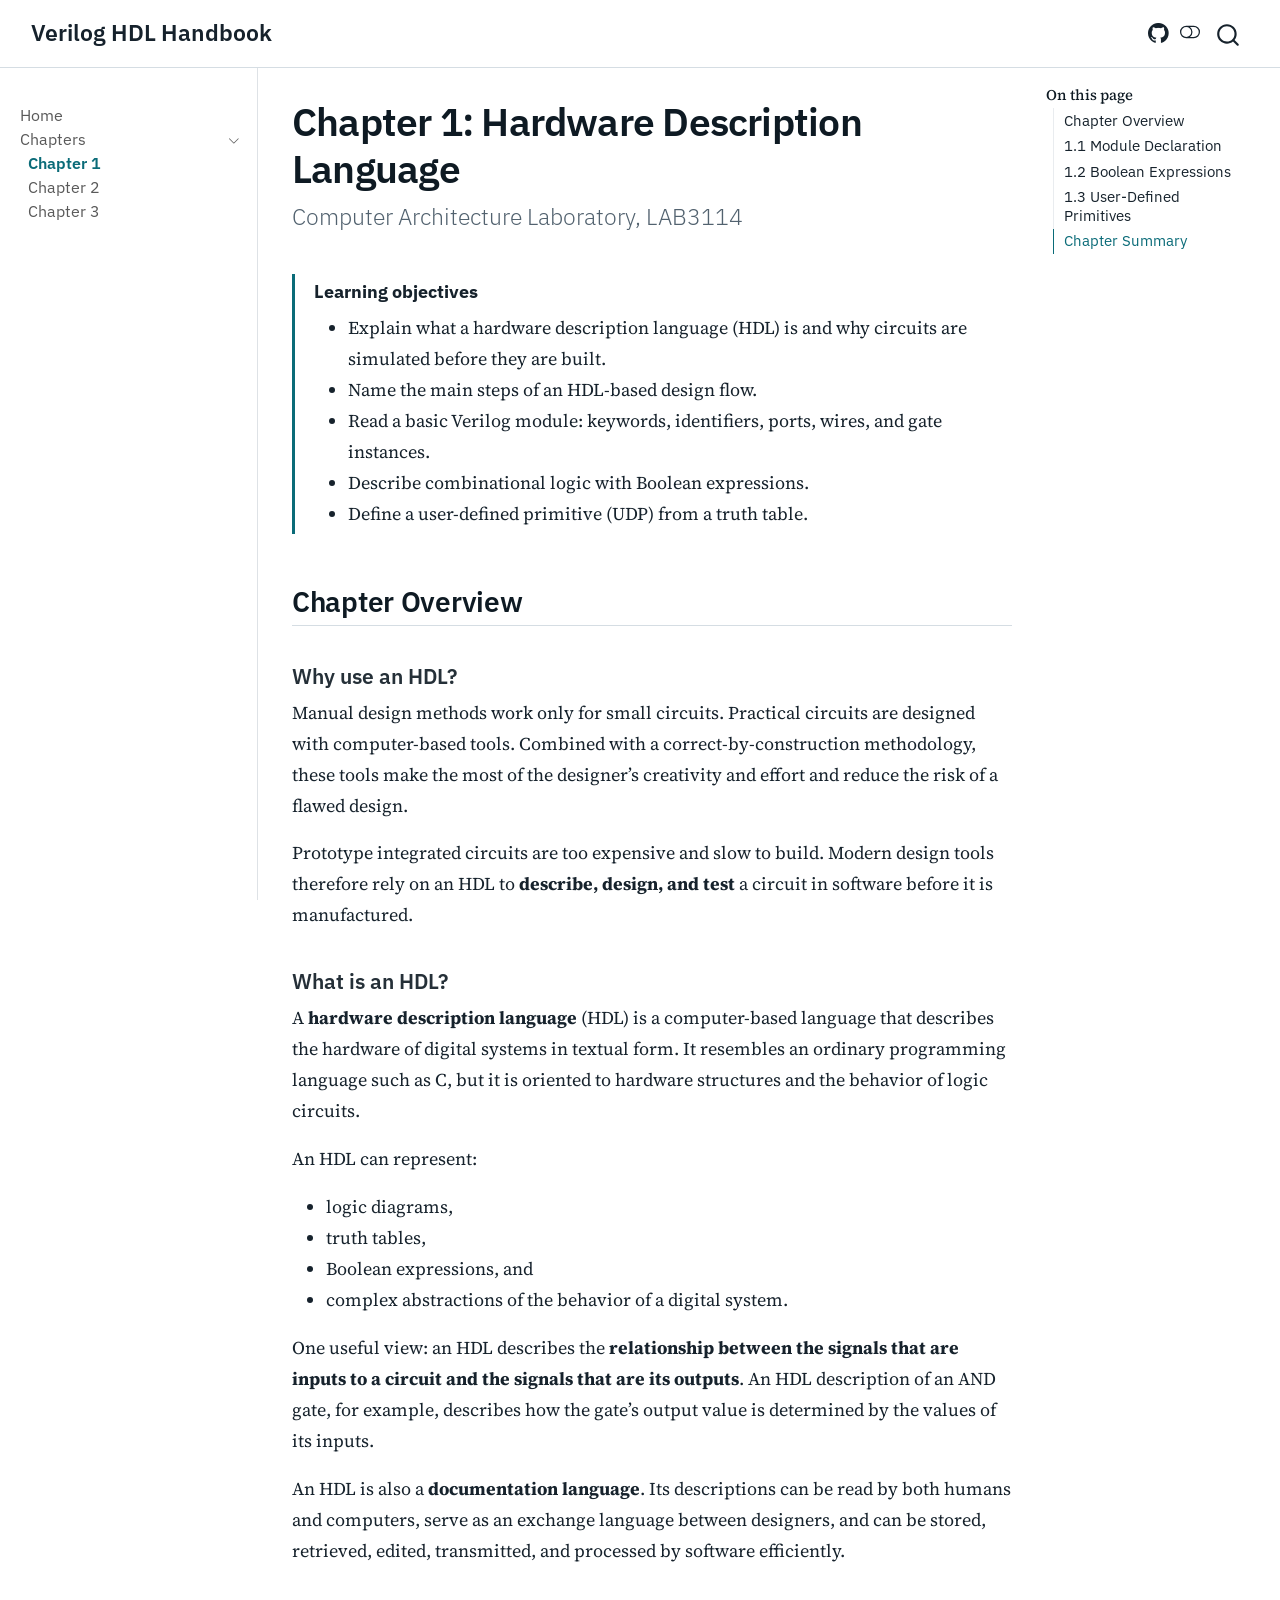
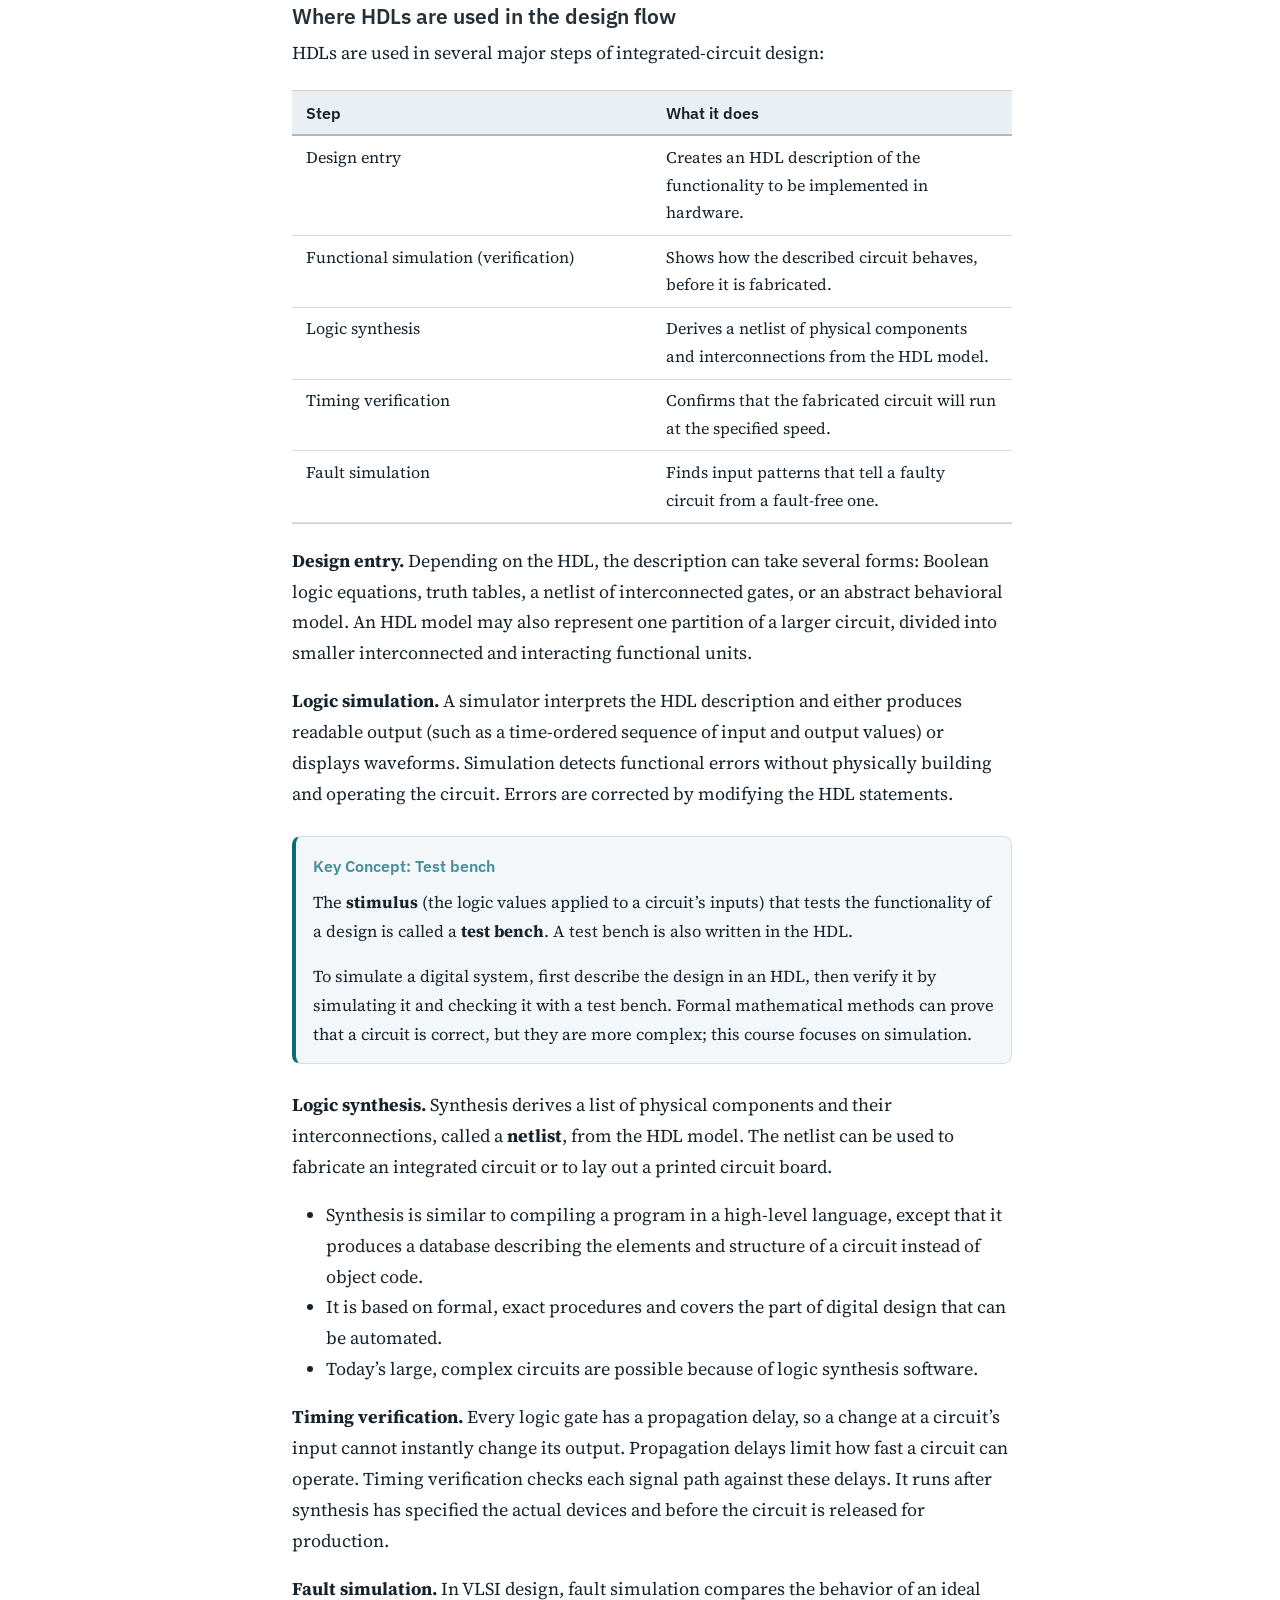
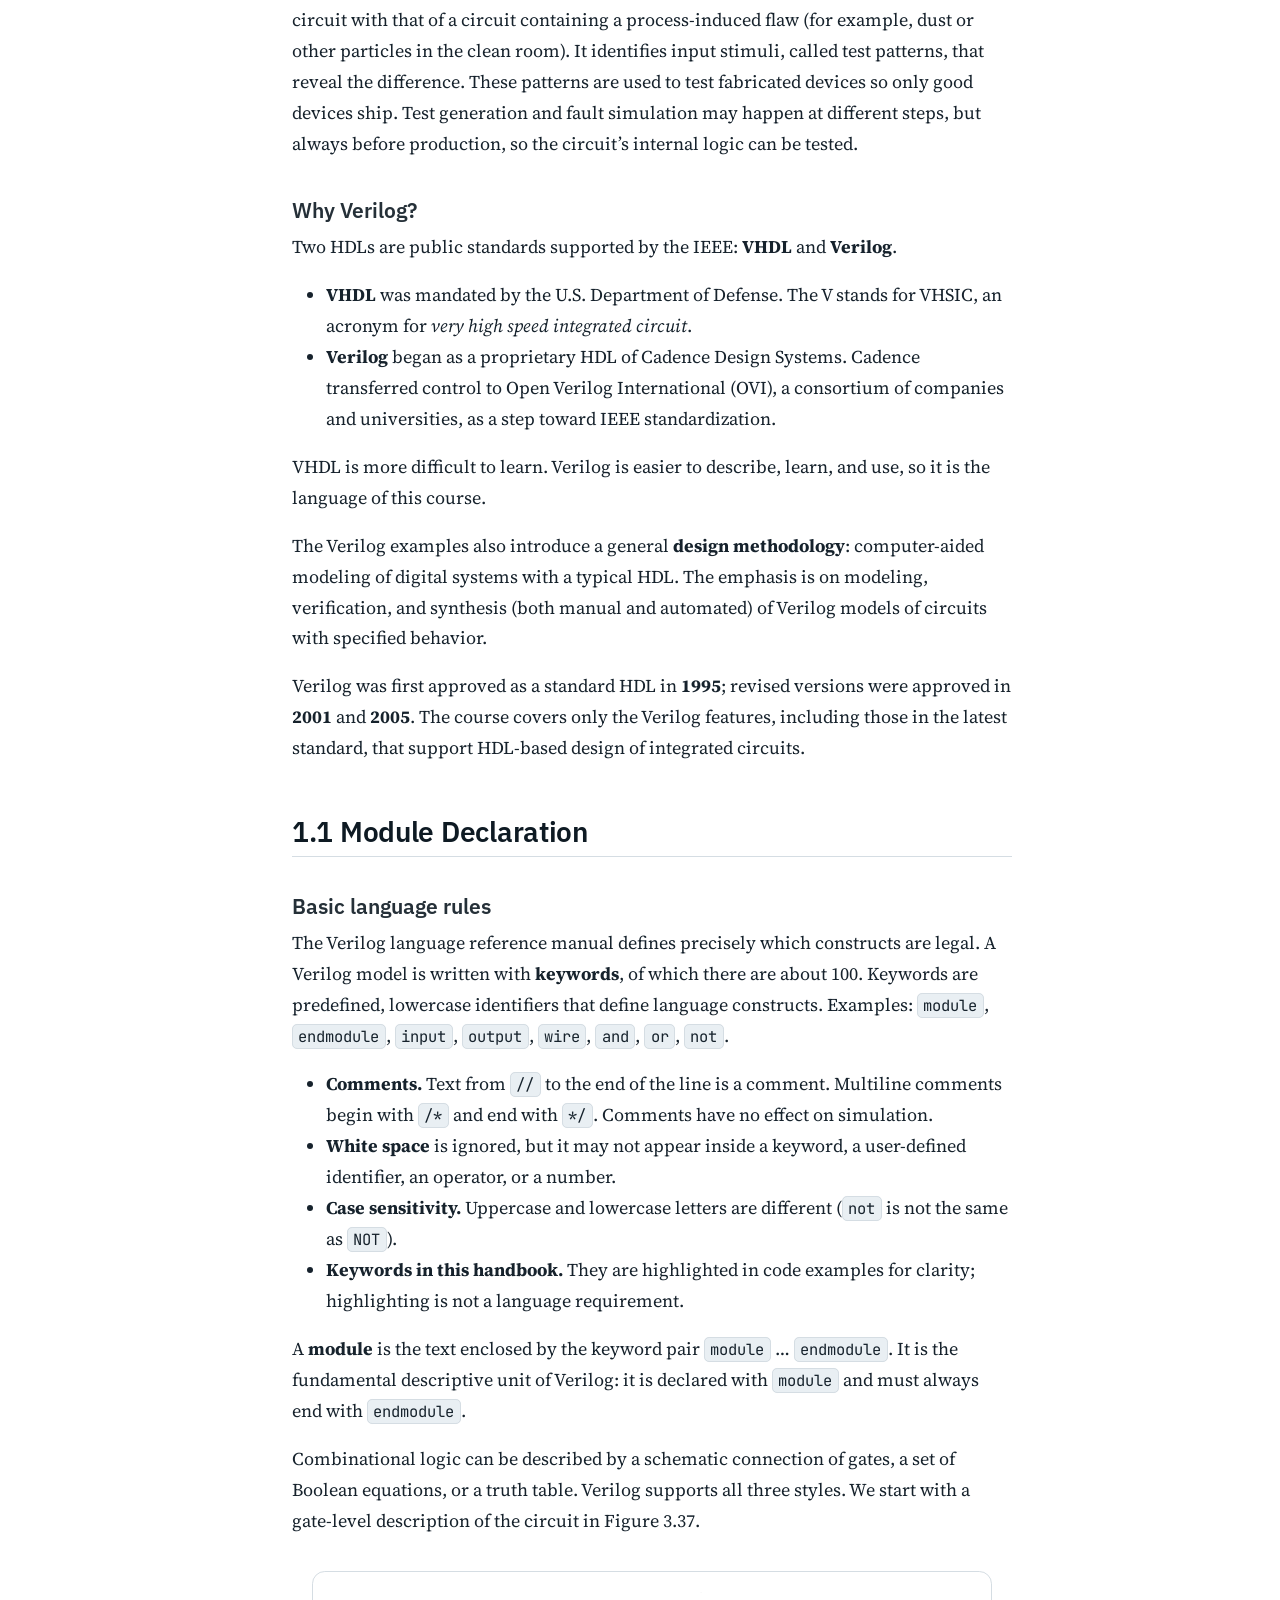
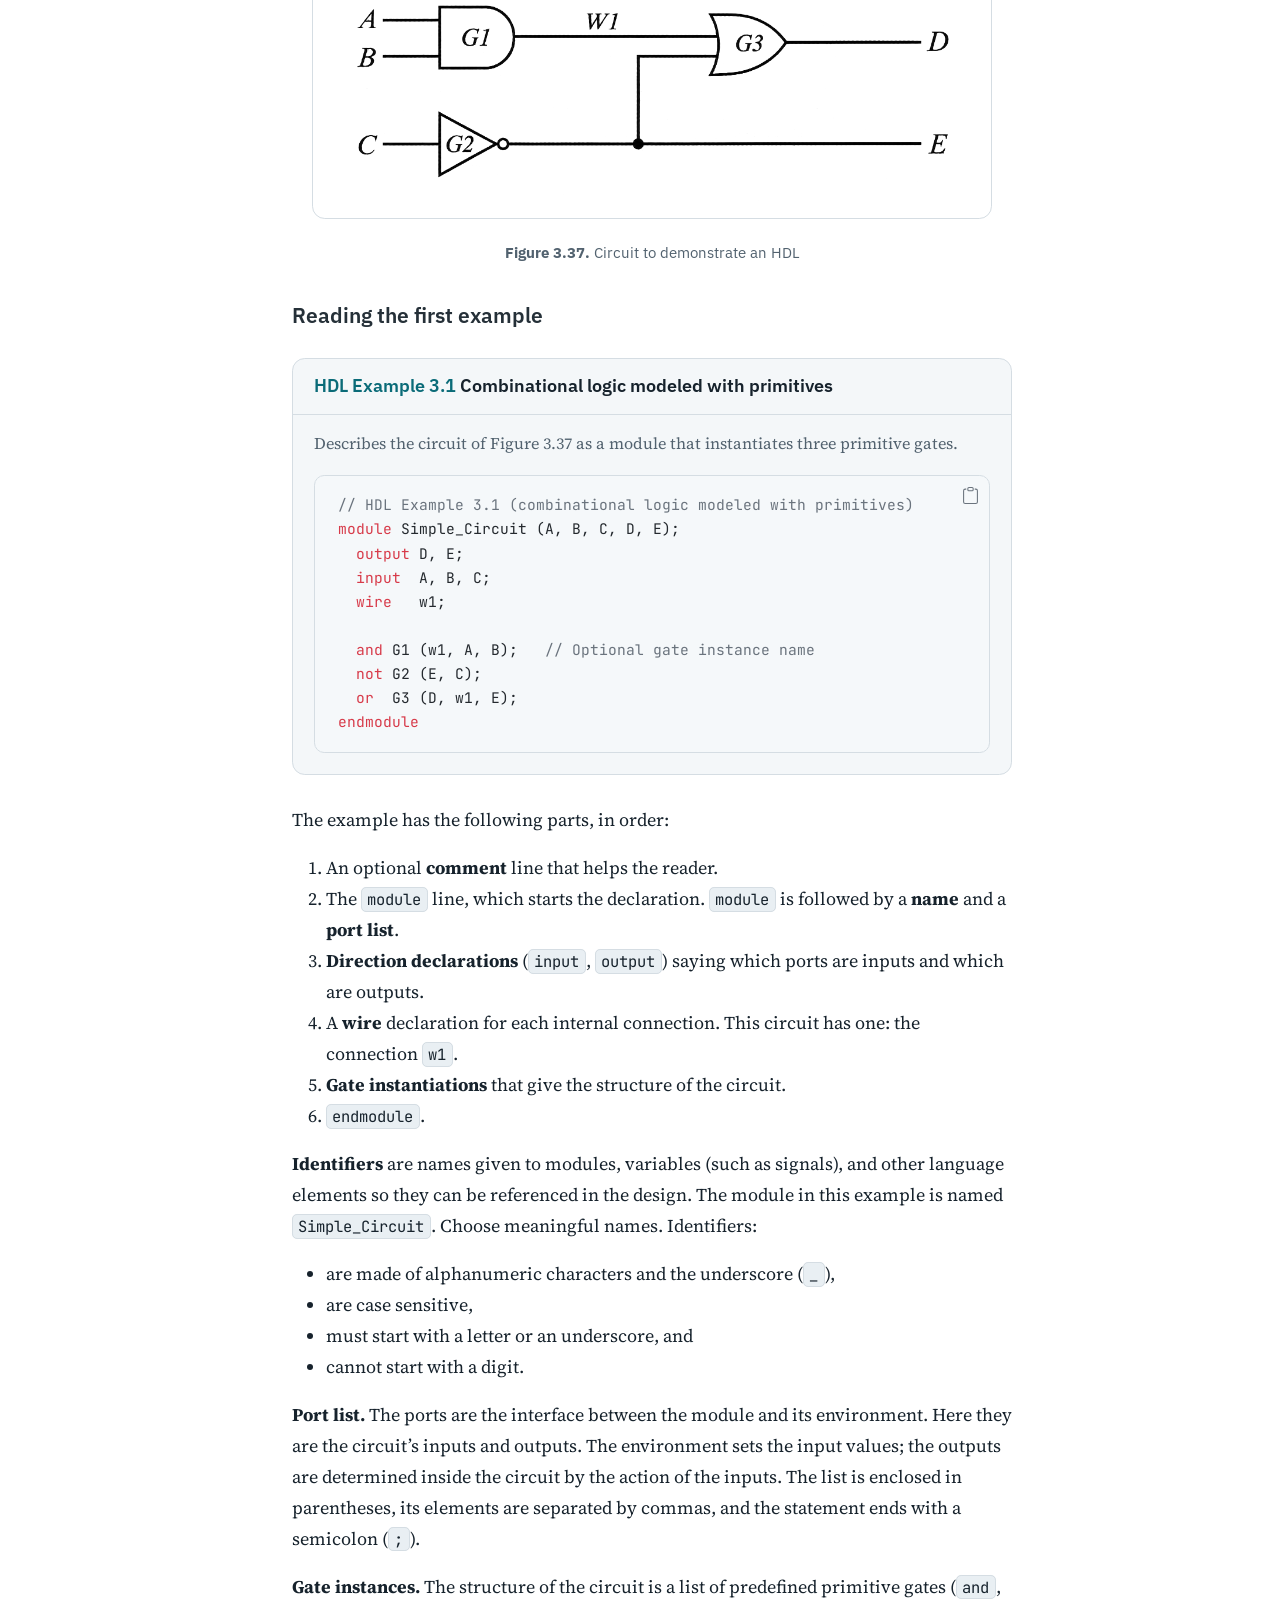
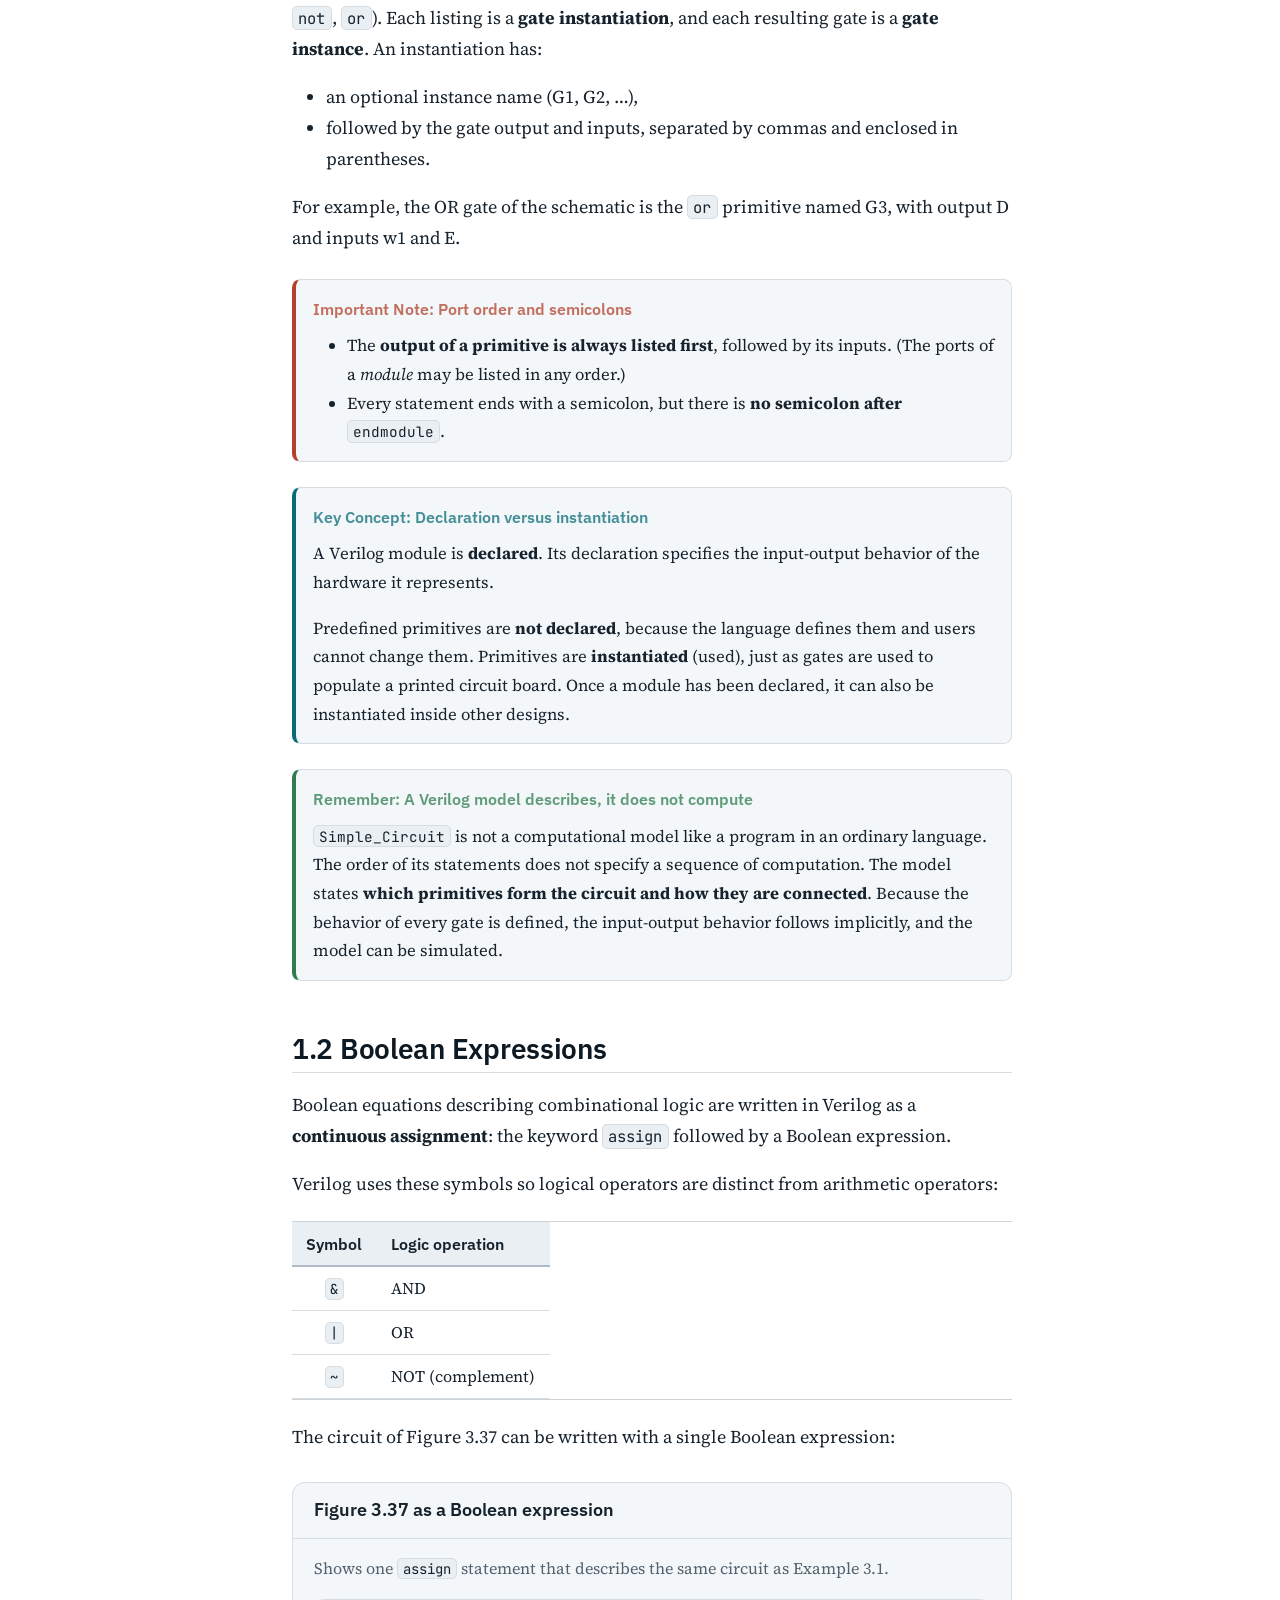
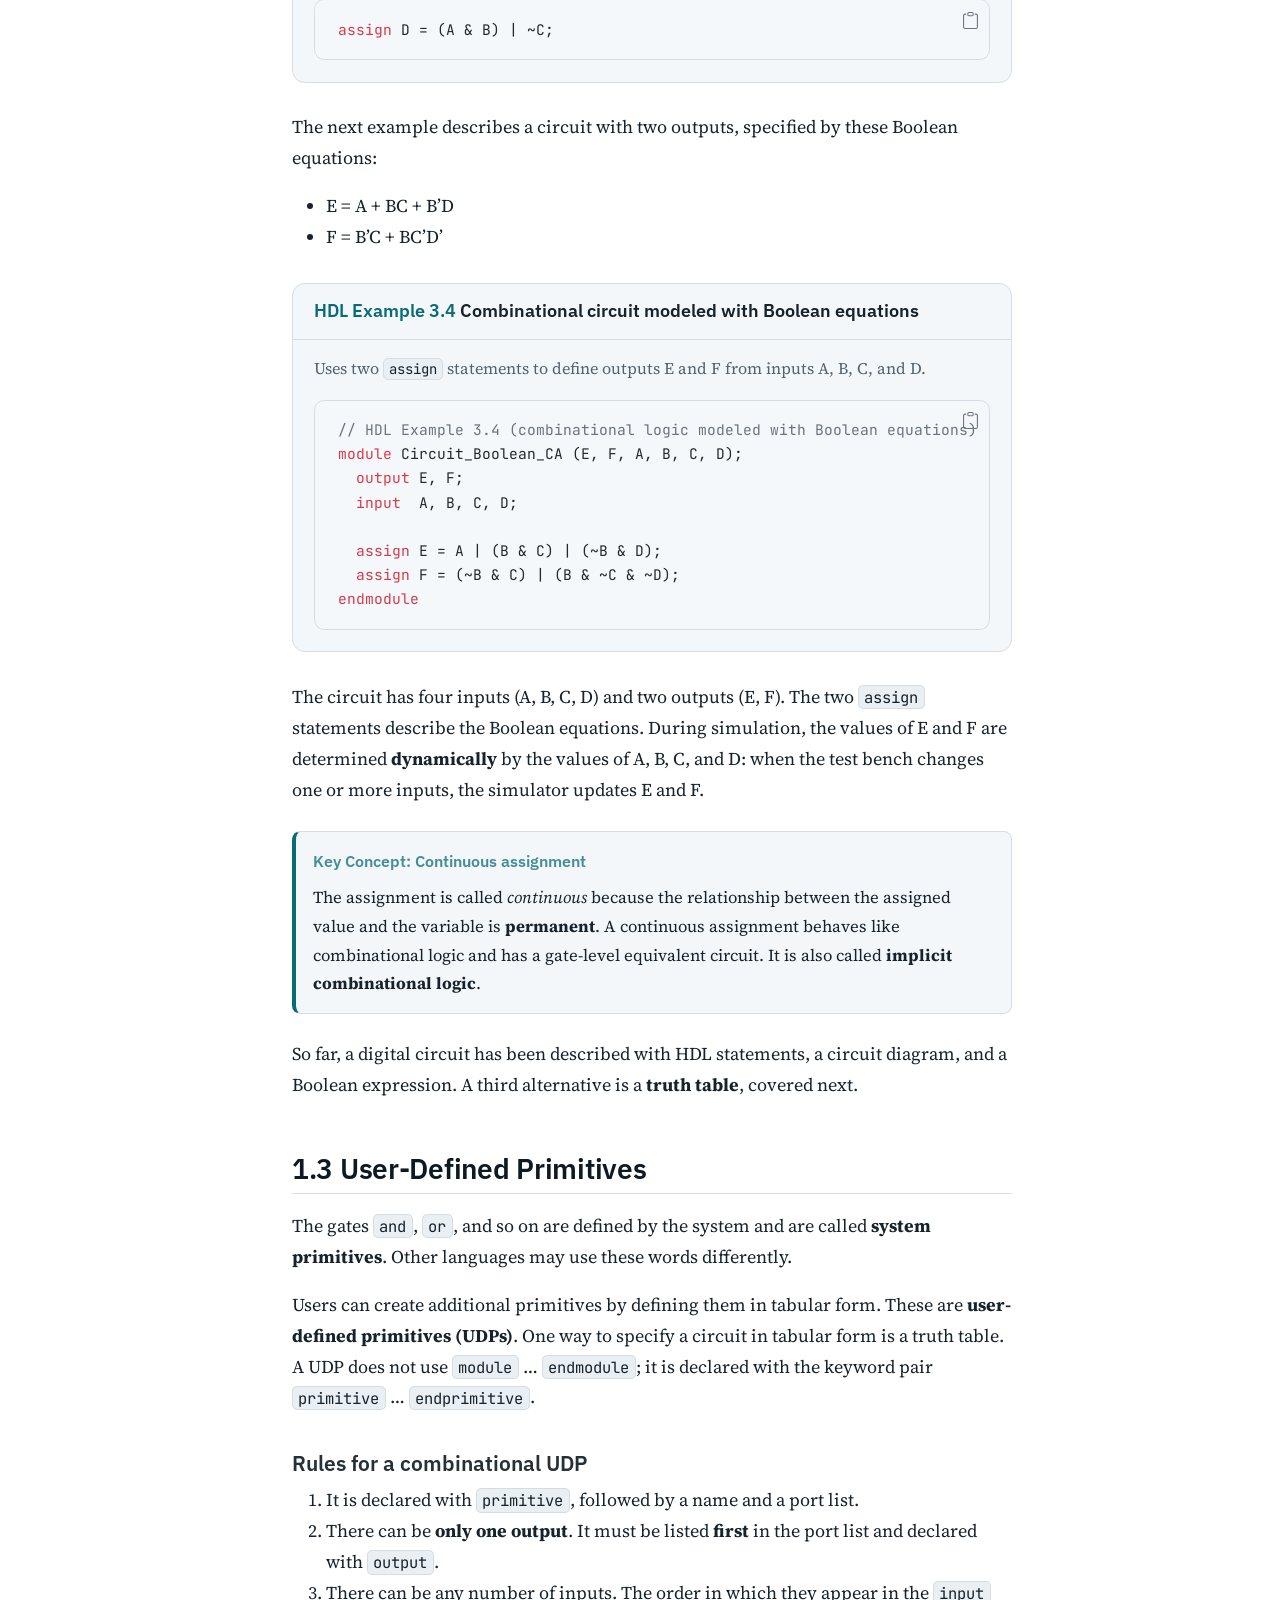
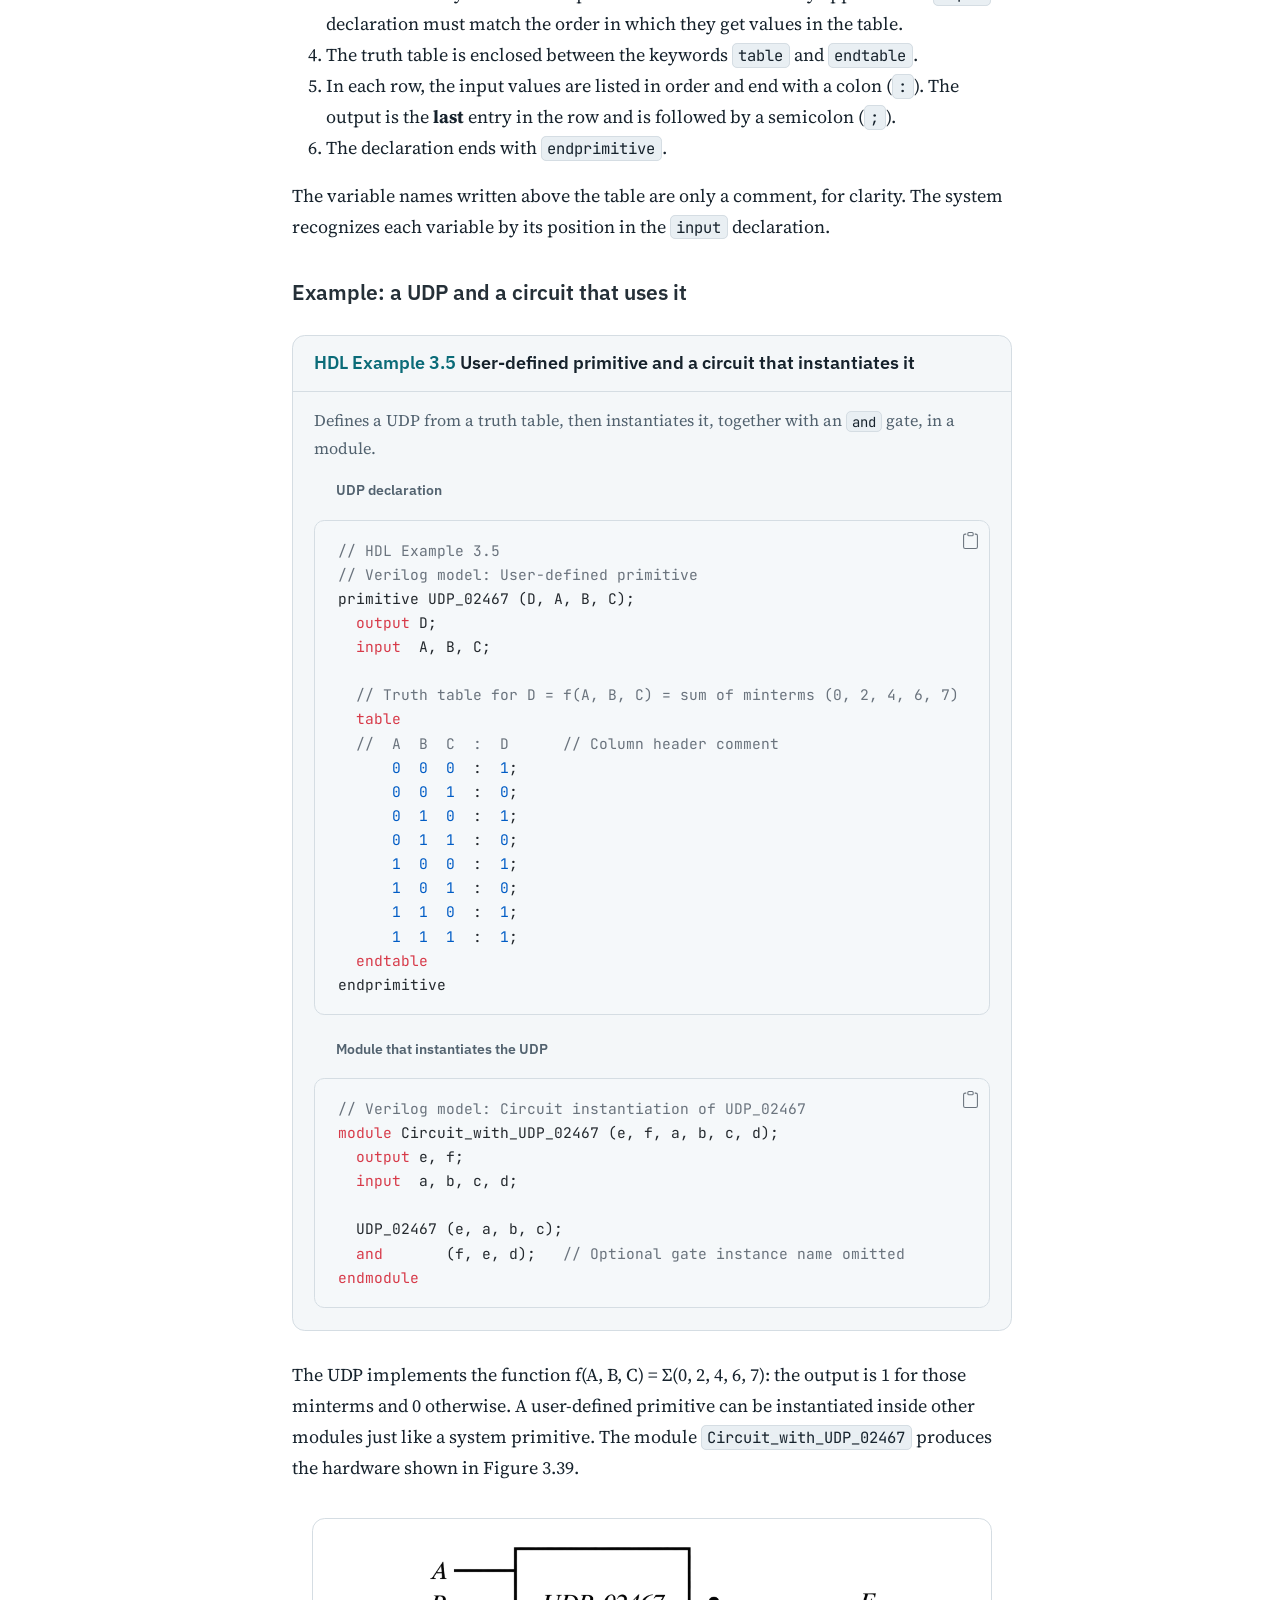
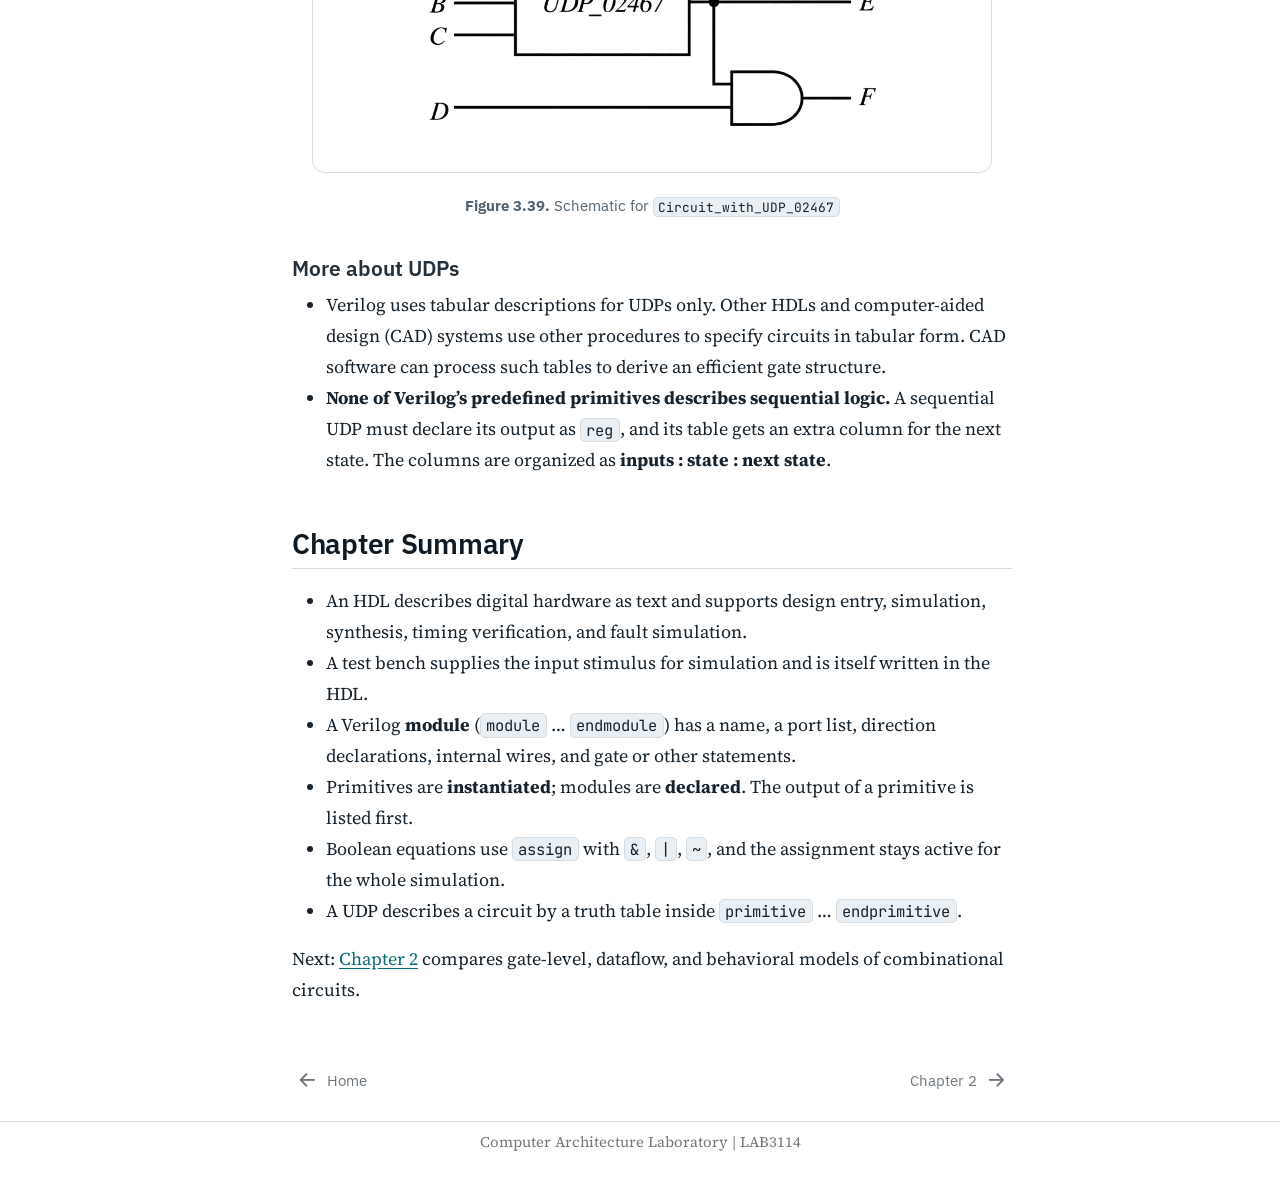
<file: chapters/01-hardware-description-language.html>
<!DOCTYPE html>
<html xmlns="http://www.w3.org/1999/xhtml" lang="en" xml:lang="en"><head>

<meta charset="utf-8">
<meta name="generator" content="quarto-1.11.9">

<meta name="viewport" content="width=device-width, initial-scale=1.0, user-scalable=yes">


<title>Chapter 1: Hardware Description Language – LAB3114</title>
<style>
/* Default styles provided by pandoc.
** See https://pandoc.org/MANUAL.html#variables-for-html for config info.
*/
span.smallcaps{font-variant: small-caps;}
div.columns{display: flex; gap: 1.5em;}
div.column{flex: auto;}
@media screen {
div.columns{gap: min(4vw, 1.5em);}
div.column{overflow-x: auto;}
}
div.hanging-indent{margin-left: 1.5em; text-indent: -1.5em;}
ul.task-list{list-style: none;}
ul.task-list li input[type="checkbox"] {
  width: 0.8em;
  margin: 0 0.8em 0.2em -1em; /* quarto-specific, see https://github.com/quarto-dev/quarto-cli/issues/4556 */ 
  vertical-align: middle;
}
/* CSS for syntax highlighting */
html { -webkit-text-size-adjust: 100%; }
pre > code.sourceCode { white-space: pre; position: relative; }
pre > code.sourceCode > span { display: inline-block; line-height: 1.25; }
pre > code.sourceCode > span:empty { height: 1.2em; }
.sourceCode { overflow: visible; }
code.sourceCode > span { color: inherit; text-decoration: inherit; }
div.sourceCode { margin: 1em 0; }
pre.sourceCode { margin: 0; }
@media screen {
div.sourceCode { overflow: auto; }
}
@media print {
pre > code.sourceCode { white-space: pre-wrap; }
pre > code.sourceCode > span { text-indent: -5em; padding-left: 5em; }
}
pre.numberSource code
  { counter-reset: source-line 0; }
pre.numberSource code > span
  { position: relative; left: -4em; counter-increment: source-line; }
pre.numberSource code > span > a:first-child::before
  { content: counter(source-line);
    position: relative; left: -1em; text-align: right; vertical-align: baseline;
    border: none; display: inline-block;
    -webkit-touch-callout: none; -webkit-user-select: none;
    -khtml-user-select: none; -moz-user-select: none;
    -ms-user-select: none; user-select: none;
    padding: 0 4px; width: 4em;
  }
pre.numberSource { margin-left: 3em;  padding-left: 4px; }
div.sourceCode
  {   }
@media screen {
pre > code.sourceCode > span > a:first-child::before { text-decoration: underline; }
}
</style>


<script src="../site_libs/quarto-nav/quarto-nav.js"></script>
<script src="../site_libs/clipboard/clipboard.min.js"></script>
<script src="../site_libs/quarto-search/autocomplete.umd.js"></script>
<script src="../site_libs/quarto-search/fuse.min.js"></script>
<script src="../site_libs/quarto-search/quarto-search.js"></script>
<meta name="quarto:offset" content="../">
<link href="../chapters/02-combinational-circuit-models.html" rel="next">
<link href="../index.html" rel="prev">
<link href="../assets/favicon.svg" rel="icon" type="image/svg+xml">
<script src="../site_libs/quarto-html/quarto.js" type="module"></script>
<script src="../site_libs/quarto-html/tabsets/tabsets.js" type="module"></script>
<script src="../site_libs/quarto-html/scrollable-regions/scrollable-regions.js" type="module"></script>
<script src="../site_libs/quarto-html/popper.min.js"></script>
<script src="../site_libs/quarto-html/tippy.umd.min.js"></script>
<script src="../site_libs/quarto-html/anchor.min.js"></script>
<link href="../site_libs/quarto-html/tippy.css" rel="stylesheet">
<link href="../site_libs/quarto-html/quarto-syntax-highlighting-4c2e2814ce9a857492911c1eaac7bc64.css" rel="stylesheet" class="quarto-color-scheme" id="quarto-text-highlighting-styles">
<link href="../site_libs/quarto-html/quarto-syntax-highlighting-dark-7191fb07fbc61ba70e96a6186d89682a.css" rel="stylesheet" class="quarto-color-scheme quarto-color-alternate" id="quarto-text-highlighting-styles">
<link href="../site_libs/quarto-html/quarto-syntax-highlighting-4c2e2814ce9a857492911c1eaac7bc64.css" rel="stylesheet" class="quarto-color-scheme-extra" id="quarto-text-highlighting-styles">
<script src="../site_libs/bootstrap/bootstrap.min.js"></script>
<link href="../site_libs/bootstrap/bootstrap-icons.css" rel="stylesheet">
<link href="../site_libs/bootstrap/bootstrap-150f6e08a313be43782d932bfb7aa735.min.css" rel="stylesheet" append-hash="true" class="quarto-color-scheme" id="quarto-bootstrap" data-mode="light">
<link href="../site_libs/bootstrap/bootstrap-dark-682cfce0fad481e7ee3e1723f0110cde.min.css" rel="stylesheet" append-hash="true" class="quarto-color-scheme quarto-color-alternate" id="quarto-bootstrap" data-mode="dark">
<link href="../site_libs/bootstrap/bootstrap-150f6e08a313be43782d932bfb7aa735.min.css" rel="stylesheet" append-hash="true" class="quarto-color-scheme-extra" id="quarto-bootstrap" data-mode="light">
<script id="quarto-search-options" type="application/json">{
  "location": "navbar",
  "copy-button": false,
  "collapse-after": 3,
  "panel-placement": "end",
  "type": "overlay",
  "limit": 50,
  "keyboard-shortcut": [
    "f",
    "/",
    "s"
  ],
  "language": {
    "search-no-results-text": "No results",
    "search-matching-documents-text": "matching documents",
    "search-copy-link-title": "Copy link to search",
    "search-hide-matches-text": "Hide additional matches",
    "search-more-match-text": "more match in this document",
    "search-more-matches-text": "more matches in this document",
    "search-clear-button-title": "Clear",
    "search-text-placeholder": "",
    "search-detached-cancel-button-title": "Cancel",
    "search-submit-button-title": "Submit",
    "search-label": "Search"
  }
}</script>
<style>html{ scroll-behavior: smooth; }</style>
<link rel="preconnect" href="https://fonts.googleapis.com">

<link rel="preconnect" href="https://fonts.gstatic.com" crossorigin="">

<link href="https://fonts.googleapis.com/css2?family=IBM+Plex+Sans:wght@400;500;600&amp;family=JetBrains+Mono:wght@400;500&amp;family=Source+Serif+4:ital,opsz,wght@0,8..60,400;0,8..60,600;1,8..60,400&amp;display=swap" rel="stylesheet">



</head>

<body class="nav-sidebar docked nav-fixed quarto-light"><a id="quarto-skip-link" class="visually-hidden-focusable" href="#quarto-document-content">Skip to main content</a><script id="quarto-html-before-body" type="application/javascript">
    const toggleBodyColorMode = (bsSheetEl) => {
      const mode = bsSheetEl.getAttribute("data-mode");
      const bodyEl = window.document.querySelector("body");
      if (mode === "dark") {
        bodyEl.classList.add("quarto-dark");
        bodyEl.classList.remove("quarto-light");
      } else {
        bodyEl.classList.add("quarto-light");
        bodyEl.classList.remove("quarto-dark");
      }
    }
    const toggleBodyColorPrimary = () => {
      const bsSheetEl = window.document.querySelector("link#quarto-bootstrap:not([rel=disabled-stylesheet])");
      if (bsSheetEl) {
        toggleBodyColorMode(bsSheetEl);
      }
    }
    const setColorSchemeToggle = (alternate) => {
      const toggles = window.document.querySelectorAll('.quarto-color-scheme-toggle');
      for (let i=0; i < toggles.length; i++) {
        const toggle = toggles[i];
        if (toggle) {
          toggle.setAttribute("aria-checked", alternate ? "true" : "false");
          if (alternate) {
            toggle.classList.add("alternate");
          } else {
            toggle.classList.remove("alternate");
          }
        }
      }
    };
    const toggleColorMode = (alternate) => {
      // Switch the stylesheets
      const primaryStylesheets = window.document.querySelectorAll('link.quarto-color-scheme:not(.quarto-color-alternate)');
      const alternateStylesheets = window.document.querySelectorAll('link.quarto-color-scheme.quarto-color-alternate');
      manageTransitions('#quarto-margin-sidebar .nav-link', false);
      if (alternate) {
        // note: dark is layered on light, we don't disable primary!
        enableStylesheet(alternateStylesheets);
        for (const sheetNode of alternateStylesheets) {
          if (sheetNode.id === "quarto-bootstrap") {
            toggleBodyColorMode(sheetNode);
          }
        }
      } else {
        disableStylesheet(alternateStylesheets);
        enableStylesheet(primaryStylesheets)
        toggleBodyColorPrimary();
      }
      manageTransitions('#quarto-margin-sidebar .nav-link', true);
      // Switch the toggles
      setColorSchemeToggle(alternate)
    }
    // Hack to workaround the fact that safari doesn't
    // properly recolor the scrollbar when toggling (#1455).
    // Not run on load: stylesheets are set before first paint there, and
    // scrolling would undo the scroll to a URL fragment (#14973).
    // The one pixel nudge keeps the reader where they were.
    const refreshSafariScrollbar = () => {
      if (navigator.userAgent.indexOf('Safari') > 0 && navigator.userAgent.indexOf('Chrome') == -1) {
        manageTransitions("body", false);
        const scrollY = window.scrollY;
        window.scrollTo(0, scrollY > 0 ? scrollY - 1 : 1);
        setTimeout(() => {
          window.scrollTo(0, scrollY);
          manageTransitions("body", true);
        }, 40);
      }
    }
    const disableStylesheet = (stylesheets) => {
      for (let i=0; i < stylesheets.length; i++) {
        const stylesheet = stylesheets[i];
        stylesheet.rel = 'disabled-stylesheet';
      }
    }
    const enableStylesheet = (stylesheets) => {
      for (let i=0; i < stylesheets.length; i++) {
        const stylesheet = stylesheets[i];
        if(stylesheet.rel !== 'stylesheet') { // for Chrome, which will still FOUC without this check
          stylesheet.rel = 'stylesheet';
        }
      }
    }
    const manageTransitions = (selector, allowTransitions) => {
      const els = window.document.querySelectorAll(selector);
      for (let i=0; i < els.length; i++) {
        const el = els[i];
        if (allowTransitions) {
          el.classList.remove('notransition');
        } else {
          el.classList.add('notransition');
        }
      }
    }
    const isFileUrl = () => {
      return window.location.protocol === 'file:';
    }
    const hasAlternateSentinel = () => {
      let styleSentinel = getColorSchemeSentinel();
      if (styleSentinel !== null) {
        return styleSentinel === "alternate";
      } else {
        return false;
      }
    }
    const setStyleSentinel = (alternate) => {
      const value = alternate ? "alternate" : "default";
      if (!isFileUrl()) {
        window.localStorage.setItem("quarto-color-scheme", value);
      } else {
        localAlternateSentinel = value;
      }
    }
    const getColorSchemeSentinel = () => {
      if (!isFileUrl()) {
        const storageValue = window.localStorage.getItem("quarto-color-scheme");
        return storageValue != null ? storageValue : localAlternateSentinel;
      } else {
        return localAlternateSentinel;
      }
    }
    const toggleGiscusIfUsed = (isAlternate, darkModeDefault) => {
      const baseTheme = document.querySelector('#giscus-base-theme')?.value ?? 'light';
      const alternateTheme = document.querySelector('#giscus-alt-theme')?.value ?? 'dark';
      let newTheme = '';
      if(authorPrefersDark) {
        newTheme = isAlternate ? baseTheme : alternateTheme;
      } else {
        newTheme = isAlternate ? alternateTheme : baseTheme;
      }
      const changeGiscusTheme = () => {
        // From: https://github.com/giscus/giscus/issues/336
        const sendMessage = (message) => {
          const iframe = document.querySelector('iframe.giscus-frame');
          if (!iframe) return;
          iframe.contentWindow.postMessage({ giscus: message }, 'https://giscus.app');
        }
        sendMessage({
          setConfig: {
            theme: newTheme
          }
        });
      }
      const isGiscussLoaded = window.document.querySelector('iframe.giscus-frame') !== null;
      if (isGiscussLoaded) {
        changeGiscusTheme();
      }
    };
    const authorPrefersDark = false;
    const queryPrefersDark = window.matchMedia('(prefers-color-scheme: dark)');
    const darkModeDefault = queryPrefersDark.matches;
      document.querySelector('link#quarto-text-highlighting-styles.quarto-color-scheme-extra').rel = 'disabled-stylesheet';
      document.querySelector('link#quarto-bootstrap.quarto-color-scheme-extra').rel = 'disabled-stylesheet';
    let localAlternateSentinel = darkModeDefault ? 'alternate' : 'default';
    // Dark / light mode switch
    window.quartoToggleColorScheme = () => {
      // Read the current dark / light value
      let toAlternate = !hasAlternateSentinel();
      toggleColorMode(toAlternate);
      refreshSafariScrollbar();
      setStyleSentinel(toAlternate);
      toggleGiscusIfUsed(toAlternate, darkModeDefault);
      window.dispatchEvent(new Event('resize'));
    };
    queryPrefersDark.addEventListener("change", e => {
      if(window.localStorage.getItem("quarto-color-scheme") !== null)
        return;
      const alternate = e.matches
      toggleColorMode(alternate);
      refreshSafariScrollbar();
      localAlternateSentinel = e.matches ? 'alternate' : 'default'; // this is used alongside local storage!
      toggleGiscusIfUsed(alternate, darkModeDefault);
    });
    // Switch to dark mode if need be
    if (hasAlternateSentinel()) {
      toggleColorMode(true);
    } else {
      toggleColorMode(false);
    }
  </script>

<div id="quarto-search-results"></div>
  <header id="quarto-header" class="headroom fixed-top">
    <nav class="navbar navbar-expand-lg " data-bs-theme="dark" aria-label="Site">
      <div class="navbar-container container-fluid">
      <div class="navbar-brand-container mx-auto">
    <a class="navbar-brand" href="../index.html">
    <span class="navbar-title">Verilog HDL Handbook</span>
    </a>
  </div>
        <div class="quarto-navbar-tools tools-end">
    <a href="https://github.com/vesalbargi/verilog-hdl-handbook" title="" class="quarto-navigation-tool px-1" aria-label="" target="_blank"><i class="bi bi-github"></i></a>
  <button type="button" role="switch" aria-checked="false" class="quarto-color-scheme-toggle quarto-navigation-tool  px-1" onclick="window.quartoToggleColorScheme(); return false;" title="Toggle dark mode" aria-label="Toggle dark mode"><i class="bi"></i></button>
</div>
          <div id="quarto-search" class="" title="Search"></div>
      </div> <!-- /container-fluid -->
    </nav>
  <nav class="quarto-secondary-nav" aria-label="Toolbar">
    <div class="container-fluid d-flex">
      <button type="button" class="quarto-btn-toggle btn" data-bs-toggle="collapse" role="button" data-bs-target=".quarto-sidebar-collapse-item" aria-controls="quarto-sidebar" aria-expanded="false" aria-label="Toggle sidebar navigation" onclick="if (window.quartoToggleHeadroom) { window.quartoToggleHeadroom(); }">
        <i class="bi bi-layout-text-sidebar-reverse"></i>
      </button>
        <a class="flex-grow-1 no-decor" data-bs-toggle="collapse" data-bs-target=".quarto-sidebar-collapse-item" onclick="if (window.quartoToggleHeadroom) { window.quartoToggleHeadroom(); }">      
          <h1 class="quarto-secondary-nav-title">Chapter 1: Hardware Description Language</h1>
        </a>     
    </div>
  </nav>
</header>
<!-- content -->
<div id="quarto-content" class="quarto-container page-columns page-rows-contents page-layout-article page-navbar">
<!-- sidebar -->
  <nav id="quarto-sidebar" class="sidebar collapse collapse-horizontal quarto-sidebar-collapse-item sidebar-navigation docked overflow-auto" aria-label="Section">
    <div class="sidebar-menu-container"> 
    <ul class="list-unstyled mt-1">
        <li class="sidebar-item">
  <div class="sidebar-item-container"> 
  <a href="../index.html" class="sidebar-item-text sidebar-link">
 <span class="menu-text">Home</span></a>
  </div>
</li>
        <li class="sidebar-item sidebar-item-section">
      <div class="sidebar-item-container"> 
            <button type="button" class="sidebar-item-text sidebar-item-toggle sidebar-link text-start" data-bs-toggle="collapse" data-bs-target="#quarto-sidebar-section-1" aria-controls="quarto-sidebar-section-1" aria-expanded="true">
 <span class="menu-text" id="quarto-sidebar-section-1-label">Chapters</span><i class="bi bi-chevron-right" aria-hidden="true"></i></button>
      </div>
      <ul id="quarto-sidebar-section-1" aria-labelledby="quarto-sidebar-section-1-label" class="collapse list-unstyled sidebar-section depth1 show">  
          <li class="sidebar-item">
  <div class="sidebar-item-container"> 
  <a href="../chapters/01-hardware-description-language.html" class="sidebar-item-text sidebar-link active">
 <span class="menu-text">Chapter 1</span></a>
  </div>
</li>
          <li class="sidebar-item">
  <div class="sidebar-item-container"> 
  <a href="../chapters/02-combinational-circuit-models.html" class="sidebar-item-text sidebar-link">
 <span class="menu-text">Chapter 2</span></a>
  </div>
</li>
          <li class="sidebar-item">
  <div class="sidebar-item-container"> 
  <a href="../chapters/03-sequential-circuit-models.html" class="sidebar-item-text sidebar-link">
 <span class="menu-text">Chapter 3</span></a>
  </div>
</li>
      </ul>
  </li>
    </ul>
    </div>
</nav>
<div id="quarto-sidebar-glass" class="quarto-sidebar-collapse-item" data-bs-toggle="collapse" data-bs-target=".quarto-sidebar-collapse-item"></div>
<!-- margin-sidebar -->
    <div id="quarto-margin-sidebar" class="sidebar margin-sidebar">
        <nav id="TOC" role="doc-toc" aria-labelledby="toc-title" class="toc-active">
    <h2 id="toc-title">On this page</h2>
   
  <ul>
  <li><a href="#overview" id="toc-overview" class="nav-link active" data-scroll-target="#overview">Chapter Overview</a>
  <ul class="collapse">
  <li><a href="#why-use-an-hdl" id="toc-why-use-an-hdl" class="nav-link" data-scroll-target="#why-use-an-hdl">Why use an HDL?</a></li>
  <li><a href="#what-is-an-hdl" id="toc-what-is-an-hdl" class="nav-link" data-scroll-target="#what-is-an-hdl">What is an HDL?</a></li>
  <li><a href="#where-hdls-are-used-in-the-design-flow" id="toc-where-hdls-are-used-in-the-design-flow" class="nav-link" data-scroll-target="#where-hdls-are-used-in-the-design-flow">Where HDLs are used in the design flow</a></li>
  <li><a href="#why-verilog" id="toc-why-verilog" class="nav-link" data-scroll-target="#why-verilog">Why Verilog?</a></li>
  </ul></li>
  <li><a href="#module-declaration" id="toc-module-declaration" class="nav-link" data-scroll-target="#module-declaration">1.1 Module Declaration</a>
  <ul class="collapse">
  <li><a href="#basic-language-rules" id="toc-basic-language-rules" class="nav-link" data-scroll-target="#basic-language-rules">Basic language rules</a></li>
  <li><a href="#reading-the-first-example" id="toc-reading-the-first-example" class="nav-link" data-scroll-target="#reading-the-first-example">Reading the first example</a></li>
  </ul></li>
  <li><a href="#boolean-expressions" id="toc-boolean-expressions" class="nav-link" data-scroll-target="#boolean-expressions">1.2 Boolean Expressions</a></li>
  <li><a href="#user-defined-primitives" id="toc-user-defined-primitives" class="nav-link" data-scroll-target="#user-defined-primitives">1.3 User-Defined Primitives</a>
  <ul class="collapse">
  <li><a href="#rules-for-a-combinational-udp" id="toc-rules-for-a-combinational-udp" class="nav-link" data-scroll-target="#rules-for-a-combinational-udp">Rules for a combinational UDP</a></li>
  <li><a href="#example-a-udp-and-a-circuit-that-uses-it" id="toc-example-a-udp-and-a-circuit-that-uses-it" class="nav-link" data-scroll-target="#example-a-udp-and-a-circuit-that-uses-it">Example: a UDP and a circuit that uses it</a></li>
  <li><a href="#more-about-udps" id="toc-more-about-udps" class="nav-link" data-scroll-target="#more-about-udps">More about UDPs</a></li>
  </ul></li>
  <li><a href="#chapter-summary" id="toc-chapter-summary" class="nav-link" data-scroll-target="#chapter-summary">Chapter Summary</a></li>
  </ul>
</nav>
    </div>
<!-- main -->
<main class="content" id="quarto-document-content" tabindex="-1">


<header id="title-block-header" class="quarto-title-block default">
<div class="quarto-title">
<h1 class="title d-none d-lg-block">Chapter 1: Hardware Description Language</h1>
<p class="subtitle lead">Computer Architecture Laboratory, LAB3114</p>
</div>



<div class="quarto-title-meta">

    
  
    
  </div>
  


</header>


<!--
  Source: source pages 3-10 (chapter 1 text, Examples 3.1-3.5, Figures 3.37 and 3.39).
  Figures: 3.37 (section 1.1), 3.39 (section 1.3). Tables: none.
  Code placeholders: 4 examples / 5 code blocks.
  Instructor-review items for this chapter are listed in instructor-review.md.
-->
<div class="lab-objectives">
<p><strong>Learning objectives</strong></p>
<ul>
<li>Explain what a hardware description language (HDL) is and why circuits are simulated before they are built.</li>
<li>Name the main steps of an HDL-based design flow.</li>
<li>Read a basic Verilog module: keywords, identifiers, ports, wires, and gate instances.</li>
<li>Describe combinational logic with Boolean expressions.</li>
<li>Define a user-defined primitive (UDP) from a truth table.</li>
</ul>
</div>
<section id="overview" class="level2">
<h2 class="anchored" data-anchor-id="overview">Chapter Overview</h2>
<!-- Unnumbered lead-in text that precedes section 1.1 in the source (pages 3-5). -->
<section id="why-use-an-hdl" class="level3">
<h3 class="anchored" data-anchor-id="why-use-an-hdl">Why use an HDL?</h3>
<p>Manual design methods work only for small circuits. Practical circuits are designed with computer-based tools. Combined with a correct-by-construction methodology, these tools make the most of the designer’s creativity and effort and reduce the risk of a flawed design.</p>
<p>Prototype integrated circuits are too expensive and slow to build. Modern design tools therefore rely on an HDL to <strong>describe, design, and test</strong> a circuit in software before it is manufactured.</p>
</section>
<section id="what-is-an-hdl" class="level3">
<h3 class="anchored" data-anchor-id="what-is-an-hdl">What is an HDL?</h3>
<p>A <strong>hardware description language</strong> (HDL) is a computer-based language that describes the hardware of digital systems in textual form. It resembles an ordinary programming language such as C, but it is oriented to hardware structures and the behavior of logic circuits.</p>
<p>An HDL can represent:</p>
<ul>
<li>logic diagrams,</li>
<li>truth tables,</li>
<li>Boolean expressions, and</li>
<li>complex abstractions of the behavior of a digital system.</li>
</ul>
<p>One useful view: an HDL describes the <strong>relationship between the signals that are inputs to a circuit and the signals that are its outputs</strong>. An HDL description of an AND gate, for example, describes how the gate’s output value is determined by the values of its inputs.</p>
<p>An HDL is also a <strong>documentation language</strong>. Its descriptions can be read by both humans and computers, serve as an exchange language between designers, and can be stored, retrieved, edited, transmitted, and processed by software efficiently.</p>
</section>
<section id="where-hdls-are-used-in-the-design-flow" class="level3">
<h3 class="anchored" data-anchor-id="where-hdls-are-used-in-the-design-flow">Where HDLs are used in the design flow</h3>
<p>HDLs are used in several major steps of integrated-circuit design:</p>
<table class="caption-top table">
<colgroup>
<col style="width: 50%">
<col style="width: 50%">
</colgroup>
<thead>
<tr class="header">
<th style="text-align: left;">Step</th>
<th style="text-align: left;">What it does</th>
</tr>
</thead>
<tbody>
<tr class="odd">
<td style="text-align: left;">Design entry</td>
<td style="text-align: left;">Creates an HDL description of the functionality to be implemented in hardware.</td>
</tr>
<tr class="even">
<td style="text-align: left;">Functional simulation (verification)</td>
<td style="text-align: left;">Shows how the described circuit behaves, before it is fabricated.</td>
</tr>
<tr class="odd">
<td style="text-align: left;">Logic synthesis</td>
<td style="text-align: left;">Derives a netlist of physical components and interconnections from the HDL model.</td>
</tr>
<tr class="even">
<td style="text-align: left;">Timing verification</td>
<td style="text-align: left;">Confirms that the fabricated circuit will run at the specified speed.</td>
</tr>
<tr class="odd">
<td style="text-align: left;">Fault simulation</td>
<td style="text-align: left;">Finds input patterns that tell a faulty circuit from a fault-free one.</td>
</tr>
</tbody>
</table>
<p><strong>Design entry.</strong> Depending on the HDL, the description can take several forms: Boolean logic equations, truth tables, a netlist of interconnected gates, or an abstract behavioral model. An HDL model may also represent one partition of a larger circuit, divided into smaller interconnected and interacting functional units.</p>
<p><strong>Logic simulation.</strong> A simulator interprets the HDL description and either produces readable output (such as a time-ordered sequence of input and output values) or displays waveforms. Simulation detects functional errors without physically building and operating the circuit. Errors are corrected by modifying the HDL statements.</p>
<div class="callout callout-style-simple callout-note no-icon callout-titled">
<div class="callout-header d-flex align-content-center">
<div class="callout-icon-container">
<i class="callout-icon no-icon"></i>
</div>
<div class="callout-title-container flex-fill">
<span class="screen-reader-only">Note</span>Key Concept: Test bench
</div>
</div>
<div class="callout-body-container callout-body">
<p>The <strong>stimulus</strong> (the logic values applied to a circuit’s inputs) that tests the functionality of a design is called a <strong>test bench</strong>. A test bench is also written in the HDL.</p>
<p>To simulate a digital system, first describe the design in an HDL, then verify it by simulating it and checking it with a test bench. Formal mathematical methods can prove that a circuit is correct, but they are more complex; this course focuses on simulation.</p>
</div>
</div>
<p><strong>Logic synthesis.</strong> Synthesis derives a list of physical components and their interconnections, called a <strong>netlist</strong>, from the HDL model. The netlist can be used to fabricate an integrated circuit or to lay out a printed circuit board.</p>
<ul>
<li>Synthesis is similar to compiling a program in a high-level language, except that it produces a database describing the elements and structure of a circuit instead of object code.</li>
<li>It is based on formal, exact procedures and covers the part of digital design that can be automated.</li>
<li>Today’s large, complex circuits are possible because of logic synthesis software.</li>
</ul>
<p><strong>Timing verification.</strong> Every logic gate has a propagation delay, so a change at a circuit’s input cannot instantly change its output. Propagation delays limit how fast a circuit can operate. Timing verification checks each signal path against these delays. It runs after synthesis has specified the actual devices and before the circuit is released for production.</p>
<p><strong>Fault simulation.</strong> In VLSI design, fault simulation compares the behavior of an ideal circuit with that of a circuit containing a process-induced flaw (for example, dust or other particles in the clean room). It identifies input stimuli, called test patterns, that reveal the difference. These patterns are used to test fabricated devices so only good devices ship. Test generation and fault simulation may happen at different steps, but always before production, so the circuit’s internal logic can be tested.</p>
</section>
<section id="why-verilog" class="level3">
<h3 class="anchored" data-anchor-id="why-verilog">Why Verilog?</h3>
<p>Two HDLs are public standards supported by the IEEE: <strong>VHDL</strong> and <strong>Verilog</strong>.</p>
<ul>
<li><strong>VHDL</strong> was mandated by the U.S. Department of Defense. The V stands for VHSIC, an acronym for <em>very high speed integrated circuit</em>.</li>
<li><strong>Verilog</strong> began as a proprietary HDL of Cadence Design Systems. Cadence transferred control to Open Verilog International (OVI), a consortium of companies and universities, as a step toward IEEE standardization.</li>
</ul>
<p>VHDL is more difficult to learn. Verilog is easier to describe, learn, and use, so it is the language of this course.</p>
<p>The Verilog examples also introduce a general <strong>design methodology</strong>: computer-aided modeling of digital systems with a typical HDL. The emphasis is on modeling, verification, and synthesis (both manual and automated) of Verilog models of circuits with specified behavior.</p>
<p>Verilog was first approved as a standard HDL in <strong>1995</strong>; revised versions were approved in <strong>2001</strong> and <strong>2005</strong>. The course covers only the Verilog features, including those in the latest standard, that support HDL-based design of integrated circuits.</p>
</section>
</section>
<section id="module-declaration" class="level2">
<h2 class="anchored" data-anchor-id="module-declaration">1.1 Module Declaration</h2>
<section id="basic-language-rules" class="level3">
<h3 class="anchored" data-anchor-id="basic-language-rules">Basic language rules</h3>
<p>The Verilog language reference manual defines precisely which constructs are legal. A Verilog model is written with <strong>keywords</strong>, of which there are about 100. Keywords are predefined, lowercase identifiers that define language constructs. Examples: <code>module</code>, <code>endmodule</code>, <code>input</code>, <code>output</code>, <code>wire</code>, <code>and</code>, <code>or</code>, <code>not</code>.</p>
<!-- TODO(instructor): the source text prints "end-module" (a hyphenation artifact); the code listing shows the keyword endmodule. This handbook uses endmodule throughout. -->
<ul>
<li><strong>Comments.</strong> Text from <code>//</code> to the end of the line is a comment. Multiline comments begin with <code>/*</code> and end with <code>*/</code>. Comments have no effect on simulation.</li>
<li><strong>White space</strong> is ignored, but it may not appear inside a keyword, a user-defined identifier, an operator, or a number.</li>
<li><strong>Case sensitivity.</strong> Uppercase and lowercase letters are different (<code>not</code> is not the same as <code>NOT</code>).</li>
<li><strong>Keywords in this handbook.</strong> They are highlighted in code examples for clarity; highlighting is not a language requirement.</li>
</ul>
<p>A <strong>module</strong> is the text enclosed by the keyword pair <code>module</code> … <code>endmodule</code>. It is the fundamental descriptive unit of Verilog: it is declared with <code>module</code> and must always end with <code>endmodule</code>.</p>
<p>Combinational logic can be described by a schematic connection of gates, a set of Boolean equations, or a truth table. Verilog supports all three styles. We start with a gate-level description of the circuit in Figure 3.37.</p>
<div class="lab-figure lab-figure-md">
<div class="quarto-figure quarto-figure-center">
<figure class="figure">
<p><img src="../figures/figure-3.37.png" class="img-fluid figure-img" alt="Schematic with inputs A, B, and C. AND gate G1 takes A and B and drives internal wire w1. Inverter G2 takes C and drives output E. OR gate G3 takes w1 and E and drives output D."></p>
<figcaption><strong>Figure 3.37.</strong> Circuit to demonstrate an HDL</figcaption>
</figure>
</div>
</div>
</section>
<section id="reading-the-first-example" class="level3">
<h3 class="anchored" data-anchor-id="reading-the-first-example">Reading the first example</h3>
<div class="lab-example">
<div class="lab-example-head">
<p><span class="lab-example-id">HDL Example 3.1</span> Combinational logic modeled with primitives</p>
</div>
<p>Describes the circuit of Figure 3.37 as a module that instantiates three primitive gates.</p>
<div class="code-copy-outer-scaffold"><div class="sourceCode" id="cb1"><pre class="sourceCode verilog code-with-copy"><code class="sourceCode verilog"><span id="cb1-1"><a href="#cb1-1" aria-hidden="true" tabindex="-1"></a><span class="co">// HDL Example 3.1 (combinational logic modeled with primitives)</span></span>
<span id="cb1-2"><a href="#cb1-2" aria-hidden="true" tabindex="-1"></a><span class="kw">module</span> Simple_Circuit <span class="op">(</span>A<span class="op">,</span> B<span class="op">,</span> C<span class="op">,</span> D<span class="op">,</span> E<span class="op">);</span></span>
<span id="cb1-3"><a href="#cb1-3" aria-hidden="true" tabindex="-1"></a>  <span class="dt">output</span> D<span class="op">,</span> E<span class="op">;</span></span>
<span id="cb1-4"><a href="#cb1-4" aria-hidden="true" tabindex="-1"></a>  <span class="dt">input</span>  A<span class="op">,</span> B<span class="op">,</span> C<span class="op">;</span></span>
<span id="cb1-5"><a href="#cb1-5" aria-hidden="true" tabindex="-1"></a>  <span class="dt">wire</span>   w1<span class="op">;</span></span>
<span id="cb1-6"><a href="#cb1-6" aria-hidden="true" tabindex="-1"></a></span>
<span id="cb1-7"><a href="#cb1-7" aria-hidden="true" tabindex="-1"></a>  <span class="dt">and</span> G1 <span class="op">(</span>w1<span class="op">,</span> A<span class="op">,</span> B<span class="op">);</span>   <span class="co">// Optional gate instance name</span></span>
<span id="cb1-8"><a href="#cb1-8" aria-hidden="true" tabindex="-1"></a>  <span class="dt">not</span> G2 <span class="op">(</span>E<span class="op">,</span> C<span class="op">);</span></span>
<span id="cb1-9"><a href="#cb1-9" aria-hidden="true" tabindex="-1"></a>  <span class="dt">or</span>  G3 <span class="op">(</span>D<span class="op">,</span> w1<span class="op">,</span> E<span class="op">);</span></span>
<span id="cb1-10"><a href="#cb1-10" aria-hidden="true" tabindex="-1"></a><span class="kw">endmodule</span></span></code></pre></div><button title="Copy to Clipboard" class="code-copy-button"><i class="bi"></i></button></div>
</div>
<p>The example has the following parts, in order:</p>
<ol type="1">
<li>An optional <strong>comment</strong> line that helps the reader.</li>
<li>The <code>module</code> line, which starts the declaration. <code>module</code> is followed by a <strong>name</strong> and a <strong>port list</strong>.</li>
<li><strong>Direction declarations</strong> (<code>input</code>, <code>output</code>) saying which ports are inputs and which are outputs.</li>
<li>A <strong>wire</strong> declaration for each internal connection. This circuit has one: the connection <code>w1</code>.</li>
<li><strong>Gate instantiations</strong> that give the structure of the circuit.</li>
<li><code>endmodule</code>.</li>
</ol>
<p><strong>Identifiers</strong> are names given to modules, variables (such as signals), and other language elements so they can be referenced in the design. The module in this example is named <code>Simple_Circuit</code>. Choose meaningful names. Identifiers:</p>
<ul>
<li>are made of alphanumeric characters and the underscore (<code>_</code>),</li>
<li>are case sensitive,</li>
<li>must start with a letter or an underscore, and</li>
<li>cannot start with a digit.</li>
</ul>
<p><strong>Port list.</strong> The ports are the interface between the module and its environment. Here they are the circuit’s inputs and outputs. The environment sets the input values; the outputs are determined inside the circuit by the action of the inputs. The list is enclosed in parentheses, its elements are separated by commas, and the statement ends with a semicolon (<code>;</code>).</p>
<p><strong>Gate instances.</strong> The structure of the circuit is a list of predefined primitive gates (<code>and</code>, <code>not</code>, <code>or</code>). Each listing is a <strong>gate instantiation</strong>, and each resulting gate is a <strong>gate instance</strong>. An instantiation has:</p>
<ul>
<li>an optional instance name (G1, G2, …),</li>
<li>followed by the gate output and inputs, separated by commas and enclosed in parentheses.</li>
</ul>
<p>For example, the OR gate of the schematic is the <code>or</code> primitive named G3, with output D and inputs w1 and E.</p>
<div class="callout callout-style-simple callout-important no-icon callout-titled">
<div class="callout-header d-flex align-content-center">
<div class="callout-icon-container">
<i class="callout-icon no-icon"></i>
</div>
<div class="callout-title-container flex-fill">
<span class="screen-reader-only">Important</span>Important Note: Port order and semicolons
</div>
</div>
<div class="callout-body-container callout-body">
<ul>
<li>The <strong>output of a primitive is always listed first</strong>, followed by its inputs. (The ports of a <em>module</em> may be listed in any order.)</li>
<li>Every statement ends with a semicolon, but there is <strong>no semicolon after <code>endmodule</code></strong>.</li>
</ul>
</div>
</div>
<div class="callout callout-style-simple callout-note no-icon callout-titled">
<div class="callout-header d-flex align-content-center">
<div class="callout-icon-container">
<i class="callout-icon no-icon"></i>
</div>
<div class="callout-title-container flex-fill">
<span class="screen-reader-only">Note</span>Key Concept: Declaration versus instantiation
</div>
</div>
<div class="callout-body-container callout-body">
<p>A Verilog module is <strong>declared</strong>. Its declaration specifies the input-output behavior of the hardware it represents.</p>
<p>Predefined primitives are <strong>not declared</strong>, because the language defines them and users cannot change them. Primitives are <strong>instantiated</strong> (used), just as gates are used to populate a printed circuit board. Once a module has been declared, it can also be instantiated inside other designs.</p>
</div>
</div>
<div class="callout callout-style-simple callout-tip no-icon callout-titled">
<div class="callout-header d-flex align-content-center">
<div class="callout-icon-container">
<i class="callout-icon no-icon"></i>
</div>
<div class="callout-title-container flex-fill">
<span class="screen-reader-only">Tip</span>Remember: A Verilog model describes, it does not compute
</div>
</div>
<div class="callout-body-container callout-body">
<p><code>Simple_Circuit</code> is not a computational model like a program in an ordinary language. The order of its statements does not specify a sequence of computation. The model states <strong>which primitives form the circuit and how they are connected</strong>. Because the behavior of every gate is defined, the input-output behavior follows implicitly, and the model can be simulated.</p>
</div>
</div>
</section>
</section>
<section id="boolean-expressions" class="level2">
<h2 class="anchored" data-anchor-id="boolean-expressions">1.2 Boolean Expressions</h2>
<p>Boolean equations describing combinational logic are written in Verilog as a <strong>continuous assignment</strong>: the keyword <code>assign</code> followed by a Boolean expression.</p>
<p>Verilog uses these symbols so logical operators are distinct from arithmetic operators:</p>
<table class="caption-top table">
<thead>
<tr class="header">
<th style="text-align: center;">Symbol</th>
<th style="text-align: left;">Logic operation</th>
</tr>
</thead>
<tbody>
<tr class="odd">
<td style="text-align: center;"><code>&amp;</code></td>
<td style="text-align: left;">AND</td>
</tr>
<tr class="even">
<td style="text-align: center;"><code>|</code></td>
<td style="text-align: left;">OR</td>
</tr>
<tr class="odd">
<td style="text-align: center;"><code>~</code></td>
<td style="text-align: left;">NOT (complement)</td>
</tr>
</tbody>
</table>
<p>The circuit of Figure 3.37 can be written with a single Boolean expression:</p>
<div class="lab-example">
<div class="lab-example-head">
<p>Figure 3.37 as a Boolean expression</p>
</div>
<p>Shows one <code>assign</code> statement that describes the same circuit as Example 3.1.</p>
<div class="code-copy-outer-scaffold"><div class="sourceCode" id="cb2"><pre class="sourceCode verilog code-with-copy"><code class="sourceCode verilog"><span id="cb2-1"><a href="#cb2-1" aria-hidden="true" tabindex="-1"></a><span class="kw">assign</span> D <span class="op">=</span> <span class="op">(</span>A <span class="op">&amp;</span> B<span class="op">)</span> <span class="op">|</span> <span class="op">~</span>C<span class="op">;</span></span></code></pre></div><button title="Copy to Clipboard" class="code-copy-button"><i class="bi"></i></button></div>
</div>
<p>The next example describes a circuit with two outputs, specified by these Boolean equations:</p>
<ul>
<li>E = A + BC + B’D</li>
<li>F = B’C + BC’D’</li>
</ul>
<div class="lab-example">
<div class="lab-example-head">
<p><span class="lab-example-id">HDL Example 3.4</span> Combinational circuit modeled with Boolean equations</p>
</div>
<p>Uses two <code>assign</code> statements to define outputs E and F from inputs A, B, C, and D.</p>
<div class="code-copy-outer-scaffold"><div class="sourceCode" id="cb3"><pre class="sourceCode verilog code-with-copy"><code class="sourceCode verilog"><span id="cb3-1"><a href="#cb3-1" aria-hidden="true" tabindex="-1"></a><span class="co">// HDL Example 3.4 (combinational logic modeled with Boolean equations)</span></span>
<span id="cb3-2"><a href="#cb3-2" aria-hidden="true" tabindex="-1"></a><span class="kw">module</span> Circuit_Boolean_CA <span class="op">(</span>E<span class="op">,</span> F<span class="op">,</span> A<span class="op">,</span> B<span class="op">,</span> C<span class="op">,</span> D<span class="op">);</span></span>
<span id="cb3-3"><a href="#cb3-3" aria-hidden="true" tabindex="-1"></a>  <span class="dt">output</span> E<span class="op">,</span> F<span class="op">;</span></span>
<span id="cb3-4"><a href="#cb3-4" aria-hidden="true" tabindex="-1"></a>  <span class="dt">input</span>  A<span class="op">,</span> B<span class="op">,</span> C<span class="op">,</span> D<span class="op">;</span></span>
<span id="cb3-5"><a href="#cb3-5" aria-hidden="true" tabindex="-1"></a></span>
<span id="cb3-6"><a href="#cb3-6" aria-hidden="true" tabindex="-1"></a>  <span class="kw">assign</span> E <span class="op">=</span> A <span class="op">|</span> <span class="op">(</span>B <span class="op">&amp;</span> C<span class="op">)</span> <span class="op">|</span> <span class="op">(~</span>B <span class="op">&amp;</span> D<span class="op">);</span></span>
<span id="cb3-7"><a href="#cb3-7" aria-hidden="true" tabindex="-1"></a>  <span class="kw">assign</span> F <span class="op">=</span> <span class="op">(~</span>B <span class="op">&amp;</span> C<span class="op">)</span> <span class="op">|</span> <span class="op">(</span>B <span class="op">&amp;</span> <span class="op">~</span>C <span class="op">&amp;</span> <span class="op">~</span>D<span class="op">);</span></span>
<span id="cb3-8"><a href="#cb3-8" aria-hidden="true" tabindex="-1"></a><span class="kw">endmodule</span></span></code></pre></div><button title="Copy to Clipboard" class="code-copy-button"><i class="bi"></i></button></div>
</div>
<p>The circuit has four inputs (A, B, C, D) and two outputs (E, F). The two <code>assign</code> statements describe the Boolean equations. During simulation, the values of E and F are determined <strong>dynamically</strong> by the values of A, B, C, and D: when the test bench changes one or more inputs, the simulator updates E and F.</p>
<div class="callout callout-style-simple callout-note no-icon callout-titled">
<div class="callout-header d-flex align-content-center">
<div class="callout-icon-container">
<i class="callout-icon no-icon"></i>
</div>
<div class="callout-title-container flex-fill">
<span class="screen-reader-only">Note</span>Key Concept: Continuous assignment
</div>
</div>
<div class="callout-body-container callout-body">
<p>The assignment is called <em>continuous</em> because the relationship between the assigned value and the variable is <strong>permanent</strong>. A continuous assignment behaves like combinational logic and has a gate-level equivalent circuit. It is also called <strong>implicit combinational logic</strong>.</p>
</div>
</div>
<p>So far, a digital circuit has been described with HDL statements, a circuit diagram, and a Boolean expression. A third alternative is a <strong>truth table</strong>, covered next.</p>
</section>
<section id="user-defined-primitives" class="level2">
<h2 class="anchored" data-anchor-id="user-defined-primitives">1.3 User-Defined Primitives</h2>
<p>The gates <code>and</code>, <code>or</code>, and so on are defined by the system and are called <strong>system primitives</strong>. Other languages may use these words differently.</p>
<p>Users can create additional primitives by defining them in tabular form. These are <strong>user-defined primitives (UDPs)</strong>. One way to specify a circuit in tabular form is a truth table. A UDP does not use <code>module</code> … <code>endmodule</code>; it is declared with the keyword pair <code>primitive</code> … <code>endprimitive</code>.</p>
<section id="rules-for-a-combinational-udp" class="level3">
<h3 class="anchored" data-anchor-id="rules-for-a-combinational-udp">Rules for a combinational UDP</h3>
<ol type="1">
<li>It is declared with <code>primitive</code>, followed by a name and a port list.</li>
<li>There can be <strong>only one output</strong>. It must be listed <strong>first</strong> in the port list and declared with <code>output</code>.</li>
<li>There can be any number of inputs. The order in which they appear in the <code>input</code> declaration must match the order in which they get values in the table.</li>
<li>The truth table is enclosed between the keywords <code>table</code> and <code>endtable</code>.</li>
<li>In each row, the input values are listed in order and end with a colon (<code>:</code>). The output is the <strong>last</strong> entry in the row and is followed by a semicolon (<code>;</code>).</li>
<li>The declaration ends with <code>endprimitive</code>.</li>
</ol>
<p>The variable names written above the table are only a comment, for clarity. The system recognizes each variable by its position in the <code>input</code> declaration.</p>
</section>
<section id="example-a-udp-and-a-circuit-that-uses-it" class="level3">
<h3 class="anchored" data-anchor-id="example-a-udp-and-a-circuit-that-uses-it">Example: a UDP and a circuit that uses it</h3>
<div class="lab-example">
<div class="lab-example-head">
<p><span class="lab-example-id">HDL Example 3.5</span> User-defined primitive and a circuit that instantiates it</p>
</div>
<p>Defines a UDP from a truth table, then instantiates it, together with an <code>and</code> gate, in a module.</p>
<p><span class="lab-code-label">UDP declaration</span></p>
<div class="code-copy-outer-scaffold"><div class="sourceCode" id="cb4"><pre class="sourceCode verilog code-with-copy"><code class="sourceCode verilog"><span id="cb4-1"><a href="#cb4-1" aria-hidden="true" tabindex="-1"></a><span class="co">// HDL Example 3.5</span></span>
<span id="cb4-2"><a href="#cb4-2" aria-hidden="true" tabindex="-1"></a><span class="co">// Verilog model: User-defined primitive</span></span>
<span id="cb4-3"><a href="#cb4-3" aria-hidden="true" tabindex="-1"></a>primitive UDP_02467 <span class="op">(</span>D<span class="op">,</span> A<span class="op">,</span> B<span class="op">,</span> C<span class="op">);</span></span>
<span id="cb4-4"><a href="#cb4-4" aria-hidden="true" tabindex="-1"></a>  <span class="dt">output</span> D<span class="op">;</span></span>
<span id="cb4-5"><a href="#cb4-5" aria-hidden="true" tabindex="-1"></a>  <span class="dt">input</span>  A<span class="op">,</span> B<span class="op">,</span> C<span class="op">;</span></span>
<span id="cb4-6"><a href="#cb4-6" aria-hidden="true" tabindex="-1"></a></span>
<span id="cb4-7"><a href="#cb4-7" aria-hidden="true" tabindex="-1"></a>  <span class="co">// Truth table for D = f(A, B, C) = sum of minterms (0, 2, 4, 6, 7)</span></span>
<span id="cb4-8"><a href="#cb4-8" aria-hidden="true" tabindex="-1"></a>  <span class="kw">table</span></span>
<span id="cb4-9"><a href="#cb4-9" aria-hidden="true" tabindex="-1"></a>  <span class="co">//  A  B  C  :  D      // Column header comment</span></span>
<span id="cb4-10"><a href="#cb4-10" aria-hidden="true" tabindex="-1"></a>      <span class="dv">0</span>  <span class="dv">0</span>  <span class="dv">0</span>  <span class="op">:</span>  <span class="dv">1</span><span class="op">;</span></span>
<span id="cb4-11"><a href="#cb4-11" aria-hidden="true" tabindex="-1"></a>      <span class="dv">0</span>  <span class="dv">0</span>  <span class="dv">1</span>  <span class="op">:</span>  <span class="dv">0</span><span class="op">;</span></span>
<span id="cb4-12"><a href="#cb4-12" aria-hidden="true" tabindex="-1"></a>      <span class="dv">0</span>  <span class="dv">1</span>  <span class="dv">0</span>  <span class="op">:</span>  <span class="dv">1</span><span class="op">;</span></span>
<span id="cb4-13"><a href="#cb4-13" aria-hidden="true" tabindex="-1"></a>      <span class="dv">0</span>  <span class="dv">1</span>  <span class="dv">1</span>  <span class="op">:</span>  <span class="dv">0</span><span class="op">;</span></span>
<span id="cb4-14"><a href="#cb4-14" aria-hidden="true" tabindex="-1"></a>      <span class="dv">1</span>  <span class="dv">0</span>  <span class="dv">0</span>  <span class="op">:</span>  <span class="dv">1</span><span class="op">;</span></span>
<span id="cb4-15"><a href="#cb4-15" aria-hidden="true" tabindex="-1"></a>      <span class="dv">1</span>  <span class="dv">0</span>  <span class="dv">1</span>  <span class="op">:</span>  <span class="dv">0</span><span class="op">;</span></span>
<span id="cb4-16"><a href="#cb4-16" aria-hidden="true" tabindex="-1"></a>      <span class="dv">1</span>  <span class="dv">1</span>  <span class="dv">0</span>  <span class="op">:</span>  <span class="dv">1</span><span class="op">;</span></span>
<span id="cb4-17"><a href="#cb4-17" aria-hidden="true" tabindex="-1"></a>      <span class="dv">1</span>  <span class="dv">1</span>  <span class="dv">1</span>  <span class="op">:</span>  <span class="dv">1</span><span class="op">;</span></span>
<span id="cb4-18"><a href="#cb4-18" aria-hidden="true" tabindex="-1"></a>  <span class="kw">endtable</span></span>
<span id="cb4-19"><a href="#cb4-19" aria-hidden="true" tabindex="-1"></a>endprimitive</span></code></pre></div><button title="Copy to Clipboard" class="code-copy-button"><i class="bi"></i></button></div>
<p><span class="lab-code-label">Module that instantiates the UDP</span></p>
<div class="code-copy-outer-scaffold"><div class="sourceCode" id="cb5"><pre class="sourceCode verilog code-with-copy"><code class="sourceCode verilog"><span id="cb5-1"><a href="#cb5-1" aria-hidden="true" tabindex="-1"></a><span class="co">// Verilog model: Circuit instantiation of UDP_02467</span></span>
<span id="cb5-2"><a href="#cb5-2" aria-hidden="true" tabindex="-1"></a><span class="kw">module</span> Circuit_with_UDP_02467 <span class="op">(</span>e<span class="op">,</span> f<span class="op">,</span> a<span class="op">,</span> b<span class="op">,</span> c<span class="op">,</span> d<span class="op">);</span></span>
<span id="cb5-3"><a href="#cb5-3" aria-hidden="true" tabindex="-1"></a>  <span class="dt">output</span> e<span class="op">,</span> f<span class="op">;</span></span>
<span id="cb5-4"><a href="#cb5-4" aria-hidden="true" tabindex="-1"></a>  <span class="dt">input</span>  a<span class="op">,</span> b<span class="op">,</span> c<span class="op">,</span> d<span class="op">;</span></span>
<span id="cb5-5"><a href="#cb5-5" aria-hidden="true" tabindex="-1"></a></span>
<span id="cb5-6"><a href="#cb5-6" aria-hidden="true" tabindex="-1"></a>  UDP_02467 <span class="op">(</span>e<span class="op">,</span> a<span class="op">,</span> b<span class="op">,</span> c<span class="op">);</span></span>
<span id="cb5-7"><a href="#cb5-7" aria-hidden="true" tabindex="-1"></a>  <span class="dt">and</span>       <span class="op">(</span>f<span class="op">,</span> e<span class="op">,</span> d<span class="op">);</span>   <span class="co">// Optional gate instance name omitted</span></span>
<span id="cb5-8"><a href="#cb5-8" aria-hidden="true" tabindex="-1"></a><span class="kw">endmodule</span></span></code></pre></div><button title="Copy to Clipboard" class="code-copy-button"><i class="bi"></i></button></div>
</div>
<p>The UDP implements the function f(A, B, C) = Σ(0, 2, 4, 6, 7): the output is 1 for those minterms and 0 otherwise. A user-defined primitive can be instantiated inside other modules just like a system primitive. The module <code>Circuit_with_UDP_02467</code> produces the hardware shown in Figure 3.39.</p>
<div class="lab-figure lab-figure-md">
<div class="quarto-figure quarto-figure-center">
<figure class="figure">
<p><img src="../figures/figure-3.39.png" class="img-fluid figure-img" alt="Block diagram. A box labeled UDP_02467 takes inputs A, B, and C and produces output E. Output E also feeds a two-input AND gate whose other input is D. The AND gate output is F."></p>
<figcaption><strong>Figure 3.39.</strong> Schematic for <code>Circuit_with_UDP_02467</code></figcaption>
</figure>
</div>
</div>
</section>
<section id="more-about-udps" class="level3">
<h3 class="anchored" data-anchor-id="more-about-udps">More about UDPs</h3>
<ul>
<li>Verilog uses tabular descriptions for UDPs only. Other HDLs and computer-aided design (CAD) systems use other procedures to specify circuits in tabular form. CAD software can process such tables to derive an efficient gate structure.</li>
<li><strong>None of Verilog’s predefined primitives describes sequential logic.</strong> A sequential UDP must declare its output as <code>reg</code>, and its table gets an extra column for the next state. The columns are organized as <strong>inputs : state : next state</strong>.</li>
</ul>
</section>
</section>
<section id="chapter-summary" class="level2">
<h2 class="anchored" data-anchor-id="chapter-summary">Chapter Summary</h2>
<ul>
<li>An HDL describes digital hardware as text and supports design entry, simulation, synthesis, timing verification, and fault simulation.</li>
<li>A test bench supplies the input stimulus for simulation and is itself written in the HDL.</li>
<li>A Verilog <strong>module</strong> (<code>module</code> … <code>endmodule</code>) has a name, a port list, direction declarations, internal wires, and gate or other statements.</li>
<li>Primitives are <strong>instantiated</strong>; modules are <strong>declared</strong>. The output of a primitive is listed first.</li>
<li>Boolean equations use <code>assign</code> with <code>&amp;</code>, <code>|</code>, <code>~</code>, and the assignment stays active for the whole simulation.</li>
<li>A UDP describes a circuit by a truth table inside <code>primitive</code> … <code>endprimitive</code>.</li>
</ul>
<p>Next: <a href="../chapters/02-combinational-circuit-models.html">Chapter 2</a> compares gate-level, dataflow, and behavioral models of combinational circuits.</p>


</section>

<a onclick="window.scrollTo(0, 0); return false;" role="button" id="quarto-back-to-top"><i class="bi bi-arrow-up"></i> Back to top</a></main> <!-- /main -->
<script>

/* Keeps the back-to-top button hidden when the page is scrolled all the way to the bottom

   (scroll bounce and late layout changes there can look like an upward scroll). */

(function () {

  function init() {

    var btn = document.getElementById("quarto-back-to-top");

    if (!btn) return;

    function guard() {

      requestAnimationFrame(function () {

        var atBottom = window.innerHeight + window.pageYOffset >= document.documentElement.scrollHeight - 4;

        if (atBottom) btn.style.display = "none";

      });

    }

    window.addEventListener("scroll", guard, { passive: true });

  }

  if (document.readyState === "loading") document.addEventListener("DOMContentLoaded", init);

  else init();

})();

</script>

<script id="quarto-html-after-body" type="application/javascript">
  window.document.addEventListener("DOMContentLoaded", function (event) {
    // Ensure there is a toggle, if there isn't float one in the top right
    if (window.document.querySelector('.quarto-color-scheme-toggle') === null) {
      const toggle = window.document.createElement('button');
      toggle.type = "button";
      toggle.setAttribute("role", "switch");
      toggle.setAttribute("aria-checked", "false");
      toggle.classList.add('top-right');
      toggle.classList.add('quarto-color-scheme-toggle');
      toggle.setAttribute("aria-label", "Toggle dark mode");
      toggle.onclick = function() { try { window.quartoToggleColorScheme(); } catch {} return false; };
      const i = window.document.createElement("i");
      i.classList.add('bi');
      toggle.appendChild(i);
      // Put the toggle in a landmark of its own, so that landmark navigation
      // can reach it.
      //
      // The container is always a fresh direct child of body, and the toggle is
      // never moved into page furniture that the theme or the author controls.
      // The toggle is positioned against the page, so any ancestor that
      // establishes a containing block captures it: a positioned element or a
      // grid for position: absolute, and transform, filter, will-change or
      // contain for position: fixed. A direct child of body has none of these
      // to inherit, and the shift when one appears is silent and visual.
      //
      // ARIA says a document should have at most one banner, and axe reports a
      // duplicate whether or not the banners carry distinct labels. So use a
      // header when the page has no banner yet, and a named region otherwise.
      //
      // A header is a banner wherever it sits, unless it is inside sectioning
      // content, so this cannot just look at the children of body: a custom
      // page layout wraps the title block header in a plain div. An explicit
      // role="banner" always counts.
      const sectioning = 'article, aside, main, nav, section, [role="article"], [role="complementary"], [role="main"], [role="navigation"], [role="region"]';
      const hasBanner = Array.from(
        window.document.querySelectorAll('header:not([role]), [role="banner"]')
      ).some(function(el) {
        return el.hasAttribute("role") || el.closest(sectioning) === null;
      });
      const container = window.document.createElement(hasBanner ? "div" : "header");
      if (hasBanner) {
        container.setAttribute("role", "region");
        container.setAttribute("aria-label", "Toggle dark mode");
      }
      container.classList.add('quarto-color-scheme-toggle-container');
      container.appendChild(toggle);
      window.document.body.appendChild(container);
    }
    setColorSchemeToggle(hasAlternateSentinel())
    const icon = "";
    const anchorJS = new window.AnchorJS();
    anchorJS.options = {
      placement: 'right',
      icon: icon
    };
    anchorJS.add('.anchored');
    const isCodeAnnotation = (el) => {
      for (const clz of el.classList) {
        if (clz.startsWith('code-annotation-')) {                     
          return true;
        }
      }
      return false;
    }
    const onCopySuccess = function(e) {
      // button target
      const button = e.trigger;
      // don't keep focus
      button.blur();
      // flash "checked"
      button.classList.add('code-copy-button-checked');
      var currentTitle = button.getAttribute("title");
      button.setAttribute("title", "Copied!");
      let tooltip;
      if (window.bootstrap) {
        button.setAttribute("data-bs-toggle", "tooltip");
        button.setAttribute("data-bs-placement", "left");
        button.setAttribute("data-bs-title", "Copied!");
        tooltip = new bootstrap.Tooltip(button, 
          { trigger: "manual", 
            customClass: "code-copy-button-tooltip",
            offset: [0, -8]});
        tooltip.show();    
      }
      setTimeout(function() {
        if (tooltip) {
          tooltip.hide();
          button.removeAttribute("data-bs-title");
          button.removeAttribute("data-bs-toggle");
          button.removeAttribute("data-bs-placement");
        }
        button.setAttribute("title", currentTitle);
        button.classList.remove('code-copy-button-checked');
      }, 1000);
      // clear code selection
      e.clearSelection();
    }
    const getTextToCopy = function(trigger) {
      const outerScaffold = trigger.parentElement.cloneNode(true);
      const codeEl = outerScaffold.querySelector('code');
      for (const childEl of codeEl.children) {
        if (isCodeAnnotation(childEl)) {
          childEl.remove();
        }
      }
      return codeEl.innerText;
    }
    const clipboard = new window.ClipboardJS('.code-copy-button:not([data-in-quarto-modal])', {
      text: getTextToCopy
    });
    clipboard.on('success', onCopySuccess);
    if (window.document.getElementById('quarto-embedded-source-code-modal')) {
      const clipboardModal = new window.ClipboardJS('.code-copy-button[data-in-quarto-modal]', {
        text: getTextToCopy,
        container: window.document.getElementById('quarto-embedded-source-code-modal')
      });
      clipboardModal.on('success', onCopySuccess);
    }
      var localhostRegex = new RegExp(/^(?:http|https):\/\/localhost\:?[0-9]*\//);
      var mailtoRegex = new RegExp(/^mailto:/);
        var filterRegex = new RegExp("https:\/\/vesalbargi\.github\.io\/verilog-hdl-handbook\/");
      const newWindowLabel = "(opens in a new tab)";
      const newWindowNoteId = "quarto-ext-newwindow-label";
      // Links reference one hidden label through aria-describedby, so the
      // announcement never changes their accessible name.
      var describeNewWindow = (link) => {
        if (!window.document.getElementById(newWindowNoteId)) {
          var newWindowNote = window.document.createElement("span");
          newWindowNote.id = newWindowNoteId;
          newWindowNote.hidden = true;
          newWindowNote.textContent = newWindowLabel;
          window.document.body.appendChild(newWindowNote);
        }
        var describedBy = (link.getAttribute("aria-describedby") || "").split(/\s+/).filter(Boolean);
        if (!describedBy.includes(newWindowNoteId)) {
          describedBy.push(newWindowNoteId);
          link.setAttribute("aria-describedby", describedBy.join(" "));
        }
      }
      var isInternal = (href) => {
          return filterRegex.test(href) || localhostRegex.test(href) || mailtoRegex.test(href);
      }
      // Inspect non-navigation links and adorn them if external
      window.quartoDecorateExternalLinks = function (root) {
     var links = (root || window.document).querySelectorAll('a[href]:not(.nav-link):not(.navbar-brand):not(.toc-action):not(.sidebar-link):not(.sidebar-item-toggle):not(.pagination-link):not(.no-external):not([aria-hidden]):not(.dropdown-item):not(.quarto-navigation-tool):not(.about-link)');
      for (var i=0; i<links.length; i++) {
        const link = links[i];
        if (!isInternal(link.href)) {
          // undo the damage that might have been done by quarto-nav.js in the case of
          // links that we want to consider external
          if (link.dataset.originalHref !== undefined) {
            link.href = link.dataset.originalHref;
          }
            // target, if specified
            link.setAttribute("target", "_blank");
            if (link.getAttribute("rel") === null) {
              link.setAttribute("rel", "noopener");
            }
            describeNewWindow(link);
          if (!link.classList.contains('no-external-icon')) {
          }
        }
      }
      };
      window.quartoDecorateExternalLinks(window.document);
    // Esc closes the popup (WCAG 1.4.13) and focus leaving both trigger and
    // popup closes it (WCAG 2.4.11); tippy handles neither for interactive popups.
    const hideOnEscAndFocusOut = {
      name: 'hideOnEscAndFocusOut',
      defaultValue: true,
      fn(instance) {
        const dismiss = () => {
          // A show scheduled by the trigger delay would otherwise reopen it
          instance.clearDelayTimeouts();
          instance.hide();
        };
        const onKeyDown = (event) => {
          if (event.key !== 'Escape') {
            return;
          }
          // Keep Esc from also reaching page handlers (e.g. reveal.js overview),
          // except an open reveal.js slide menu, which Esc should close too.
          // The menu handles keys only when its keyboard option is on.
          const menuHandlesEsc = window.Reveal?.getPlugin?.('menu')?.isOpen() &&
            window.Reveal.getConfig().menu?.keyboard !== false;
          if (!menuHandlesEsc) {
            event.stopPropagation();
          }
          if (instance.popper.contains(window.document.activeElement)) {
            // Disabled while refocusing so the focus trigger does not reopen it
            instance.disable();
            instance.reference.focus();
            instance.enable();
          }
          dismiss();
        };
        const onFocusOut = (event) => {
          const target = event.relatedTarget;
          if (target && !instance.reference.contains(target) &&
              !instance.popper.contains(target)) {
            dismiss();
          }
        };
        // On the trigger too: a click trigger (code-annotations: select) has no
        // blur handling. Attached for the instance's lifetime so leaving the
        // trigger also cancels a show still pending on the trigger delay.
        instance.reference.addEventListener('focusout', onFocusOut);
        return {
          onShow() {
            window.document.addEventListener('keydown', onKeyDown, true);
            instance.popper.addEventListener('focusout', onFocusOut);
          },
          onHide() {
            window.document.removeEventListener('keydown', onKeyDown, true);
            instance.popper.removeEventListener('focusout', onFocusOut);
          },
          onDestroy() {
            instance.reference.removeEventListener('focusout', onFocusOut);
          },
        };
      },
    };
    function tippyHover(el, contentFn, onTriggerFn, onUntriggerFn) {
      const config = {
        allowHTML: true,
        maxWidth: 500,
        delay: 100,
        arrow: false,
        appendTo: function(el) {
            return el.parentElement;
        },
        interactive: true,
        interactiveBorder: 10,
        theme: 'quarto',
        placement: 'bottom-start',
        plugins: [hideOnEscAndFocusOut],
      };
      if (contentFn) {
        config.content = contentFn;
      }
      if (onTriggerFn) {
        config.onTrigger = onTriggerFn;
      }
      if (onUntriggerFn) {
        config.onUntrigger = onUntriggerFn;
      }
      window.tippy(el, config); 
    }
    const noterefs = window.document.querySelectorAll('a[role="doc-noteref"]');
    for (var i=0; i<noterefs.length; i++) {
      const ref = noterefs[i];
      tippyHover(ref, function() {
        // use id or data attribute instead here
        let href = ref.getAttribute('data-footnote-href') || ref.getAttribute('href');
        try { href = new URL(href).hash; } catch {}
        const id = href.replace(/^#\/?/, "");
        const note = window.document.getElementById(id);
        if (note) {
          return note.innerHTML;
        } else {
          return "";
        }
      });
    }
    const xrefs = window.document.querySelectorAll('a.quarto-xref');
    const processXRef = (id, note) => {
      // Strip column container classes
      const stripColumnClz = (el) => {
        el.classList.remove("page-full", "page-columns");
        if (el.children) {
          for (const child of el.children) {
            stripColumnClz(child);
          }
        }
      }
      stripColumnClz(note)
      if (id === null || id.startsWith('sec-')) {
        // Special case sections, only their first couple elements
        const container = document.createElement("div");
        if (note.children && note.children.length > 2) {
          container.appendChild(note.children[0].cloneNode(true));
          for (let i = 1; i < note.children.length; i++) {
            const child = note.children[i];
            if (child.tagName === "P" && child.innerText === "") {
              continue;
            } else {
              container.appendChild(child.cloneNode(true));
              break;
            }
          }
          if (window.Quarto?.typesetMath) {
            window.Quarto.typesetMath(container);
          }
          return container.innerHTML
        } else {
          if (window.Quarto?.typesetMath) {
            window.Quarto.typesetMath(note);
          }
          return note.innerHTML;
        }
      } else {
        // Remove any anchor links if they are present
        const anchorLink = note.querySelector('a.anchorjs-link');
        if (anchorLink) {
          anchorLink.remove();
        }
        if (window.Quarto?.typesetMath) {
          window.Quarto.typesetMath(note);
        }
        if (note.classList.contains("callout")) {
          return note.outerHTML;
        } else {
          return note.innerHTML;
        }
      }
    }
    for (var i=0; i<xrefs.length; i++) {
      const xref = xrefs[i];
      tippyHover(xref, undefined, function(instance) {
        instance.disable();
        let url = xref.getAttribute('href');
        let hash = undefined; 
        if (url.startsWith('#')) {
          hash = url;
        } else {
          try { hash = new URL(url).hash; } catch {}
        }
        if (hash) {
          const id = hash.replace(/^#\/?/, "");
          const note = window.document.getElementById(id);
          if (note !== null) {
            try {
              const html = processXRef(id, note.cloneNode(true));
              instance.setContent(html);
            } finally {
              instance.enable();
              instance.show();
            }
          } else {
            // See if we can fetch this
            fetch(url.split('#')[0])
            .then(res => res.text())
            .then(html => {
              const parser = new DOMParser();
              const htmlDoc = parser.parseFromString(html, "text/html");
              const note = htmlDoc.getElementById(id);
              if (note !== null) {
                const html = processXRef(id, note);
                instance.setContent(html);
              } 
            }).finally(() => {
              instance.enable();
              instance.show();
            });
          }
        } else {
          // See if we can fetch a full url (with no hash to target)
          // This is a special case and we should probably do some content thinning / targeting
          fetch(url)
          .then(res => res.text())
          .then(html => {
            const parser = new DOMParser();
            const htmlDoc = parser.parseFromString(html, "text/html");
            const note = htmlDoc.querySelector('main.content');
            if (note !== null) {
              // This should only happen for chapter cross references
              // (since there is no id in the URL)
              // remove the first header
              if (note.children.length > 0 && note.children[0].tagName === "HEADER") {
                note.children[0].remove();
              }
              const html = processXRef(null, note);
              instance.setContent(html);
            } 
          }).finally(() => {
            instance.enable();
            instance.show();
          });
        }
      }, function(instance) {
      });
    }
        let selectedAnnoteEl;
        const selectorForAnnotation = ( cell, annotation) => {
          let cellAttr = 'data-code-cell="' + cell + '"';
          let lineAttr = 'data-code-annotation="' +  annotation + '"';
          const selector = 'span[' + cellAttr + '][' + lineAttr + ']';
          return selector;
        }
        const selectCodeLines = (annoteEl) => {
          const doc = window.document;
          const targetCell = annoteEl.getAttribute("data-target-cell");
          const targetAnnotation = annoteEl.getAttribute("data-target-annotation");
          const annoteSpan = window.document.querySelector(selectorForAnnotation(targetCell, targetAnnotation));
          const lines = annoteSpan.getAttribute("data-code-lines").split(",");
          const lineIds = lines.map((line) => {
            return targetCell + "-" + line;
          })
          // Each band is positioned against its own containing block, which is
          // not the offsetParent of the lines, so place it from client rects.
          const placeBand = (band, firstEl, lastEl, codeBlock) => {
            const container = band.offsetParent;
            if (container === null) {
              return;
            }
            const containerRect = container.getBoundingClientRect();
            // Reveal.js scales slides with a transform, so convert client
            // pixels back to the CSS pixels of the container.
            const scale = containerRect.height / container.offsetHeight || 1;
            const firstRect = firstEl.getBoundingClientRect();
            const lastRect = lastEl.getBoundingClientRect();
            const top = (firstRect.top - containerRect.top) / scale - container.clientTop + container.scrollTop;
            const height = (lastRect.bottom - firstRect.top) / scale;
            band.style.top = top - 2 + "px";
            band.style.height = height + 4 + "px";
            if (codeBlock) {
              // Without the copy button wrapper, the containing block is wider
              // than the code block, so span the code block explicitly.
              const blockRect = codeBlock.getBoundingClientRect();
              band.style.left = (blockRect.left - containerRect.left) / scale - container.clientLeft + container.scrollLeft + "px";
              band.style.width = blockRect.width / scale + "px";
            }
          };
          if (lineIds.length > 0) {
            const el = window.document.getElementById(lineIds[0]);
            const lastEl = window.document.getElementById(lineIds[lineIds.length - 1]);
            const parent = el.parentElement.parentElement;
            // cook up a div (if necessary) and position it
            let div = window.document.getElementById("code-annotation-line-highlight");
            if (div === null) {
              div = window.document.createElement("div");
              div.setAttribute("id", "code-annotation-line-highlight");
              div.style.position = 'absolute';
              parent.appendChild(div);
            }
            placeBand(div, el, lastEl, parent.closest("div.sourceCode") || parent);
            let gutterDiv = window.document.getElementById("code-annotation-line-highlight-gutter");
            if (gutterDiv === null) {
              gutterDiv = window.document.createElement("div");
              gutterDiv.setAttribute("id", "code-annotation-line-highlight-gutter");
              gutterDiv.style.position = 'absolute';
              const codeCell = window.document.getElementById(targetCell);
              const gutter = codeCell.querySelector('.code-annotation-gutter');
              gutter.appendChild(gutterDiv);
            }
            placeBand(gutterDiv, el, lastEl);
            selectedAnnoteEl = annoteEl;
          }
        };
        const unselectCodeLines = () => {
          const elementsIds = ["code-annotation-line-highlight", "code-annotation-line-highlight-gutter"];
          elementsIds.forEach((elId) => {
            const div = window.document.getElementById(elId);
            if (div) {
              div.remove();
            }
          });
          selectedAnnoteEl = undefined;
        };
          // Handle positioning of the toggle
      window.addEventListener(
        "resize",
        throttle(() => {
          elRect = undefined;
          if (selectedAnnoteEl) {
            selectCodeLines(selectedAnnoteEl);
          }
        }, 10)
      );
      function throttle(fn, ms) {
      let throttle = false;
      let timer;
        return (...args) => {
          if(!throttle) { // first call gets through
              fn.apply(this, args);
              throttle = true;
          } else { // all the others get throttled
              if(timer) clearTimeout(timer); // cancel #2
              timer = setTimeout(() => {
                fn.apply(this, args);
                timer = throttle = false;
              }, ms);
          }
        };
      }
        // Attach click handler to the DT
        const annoteDls = window.document.querySelectorAll('dt[data-target-cell]');
        for (const annoteDlNode of annoteDls) {
          annoteDlNode.addEventListener('click', (event) => {
            const clickedEl = event.target;
            if (clickedEl !== selectedAnnoteEl) {
              unselectCodeLines();
              const activeEl = window.document.querySelector('dt[data-target-cell].code-annotation-active');
              if (activeEl) {
                activeEl.classList.remove('code-annotation-active');
              }
              selectCodeLines(clickedEl);
              clickedEl.classList.add('code-annotation-active');
            } else {
              // Unselect the line
              unselectCodeLines();
              clickedEl.classList.remove('code-annotation-active');
            }
          });
        }
    const findCites = (el) => {
      const parentEl = el.parentElement;
      if (parentEl) {
        const cites = parentEl.dataset.cites;
        if (cites) {
          return {
            el,
            cites: cites.split(' ')
          };
        } else {
          return findCites(el.parentElement)
        }
      } else {
        return undefined;
      }
    };
    var bibliorefs = window.document.querySelectorAll('a[role="doc-biblioref"]');
    for (var i=0; i<bibliorefs.length; i++) {
      const ref = bibliorefs[i];
      const citeInfo = findCites(ref);
      if (citeInfo) {
        tippyHover(citeInfo.el, function() {
          var popup = window.document.createElement('div');
          citeInfo.cites.forEach(function(cite) {
            var citeDiv = window.document.createElement('div');
            citeDiv.classList.add('hanging-indent');
            citeDiv.classList.add('csl-entry');
            var biblioDiv = window.document.getElementById('ref-' + cite);
            if (biblioDiv) {
              citeDiv.innerHTML = biblioDiv.innerHTML;
            }
            popup.appendChild(citeDiv);
          });
          return popup.innerHTML;
        });
      }
    }
  });
  </script>
  <script type="application/javascript">
  window.quartoScrollableRegionsLabels = {"code":"Scrollable code","output":"Scrollable output"};
  </script>
<nav class="page-navigation" aria-label="Page">
  <div class="nav-page nav-page-previous">
      <a href="../index.html" class="pagination-link" aria-label="Home">
        <i class="bi bi-arrow-left-short"></i> <span class="nav-page-text">Home</span>
      </a>          
  </div>
  <div class="nav-page nav-page-next">
      <a href="../chapters/02-combinational-circuit-models.html" class="pagination-link" aria-label="Chapter 2">
        <span class="nav-page-text">Chapter 2</span> <i class="bi bi-arrow-right-short"></i>
      </a>
  </div>
</nav>
</div> <!-- /content -->
<footer class="footer">
  <div class="nav-footer">
    <div class="nav-footer-left">
      &nbsp;
    </div>   
    <div class="nav-footer-center">
<p>Computer Architecture Laboratory | LAB3114</p>
</div>
    <div class="nav-footer-right">
      &nbsp;
    </div>
  </div>
</footer>




<script src="../site_libs/quarto-html/zenscroll-min.js"></script>
</body></html>
</file>
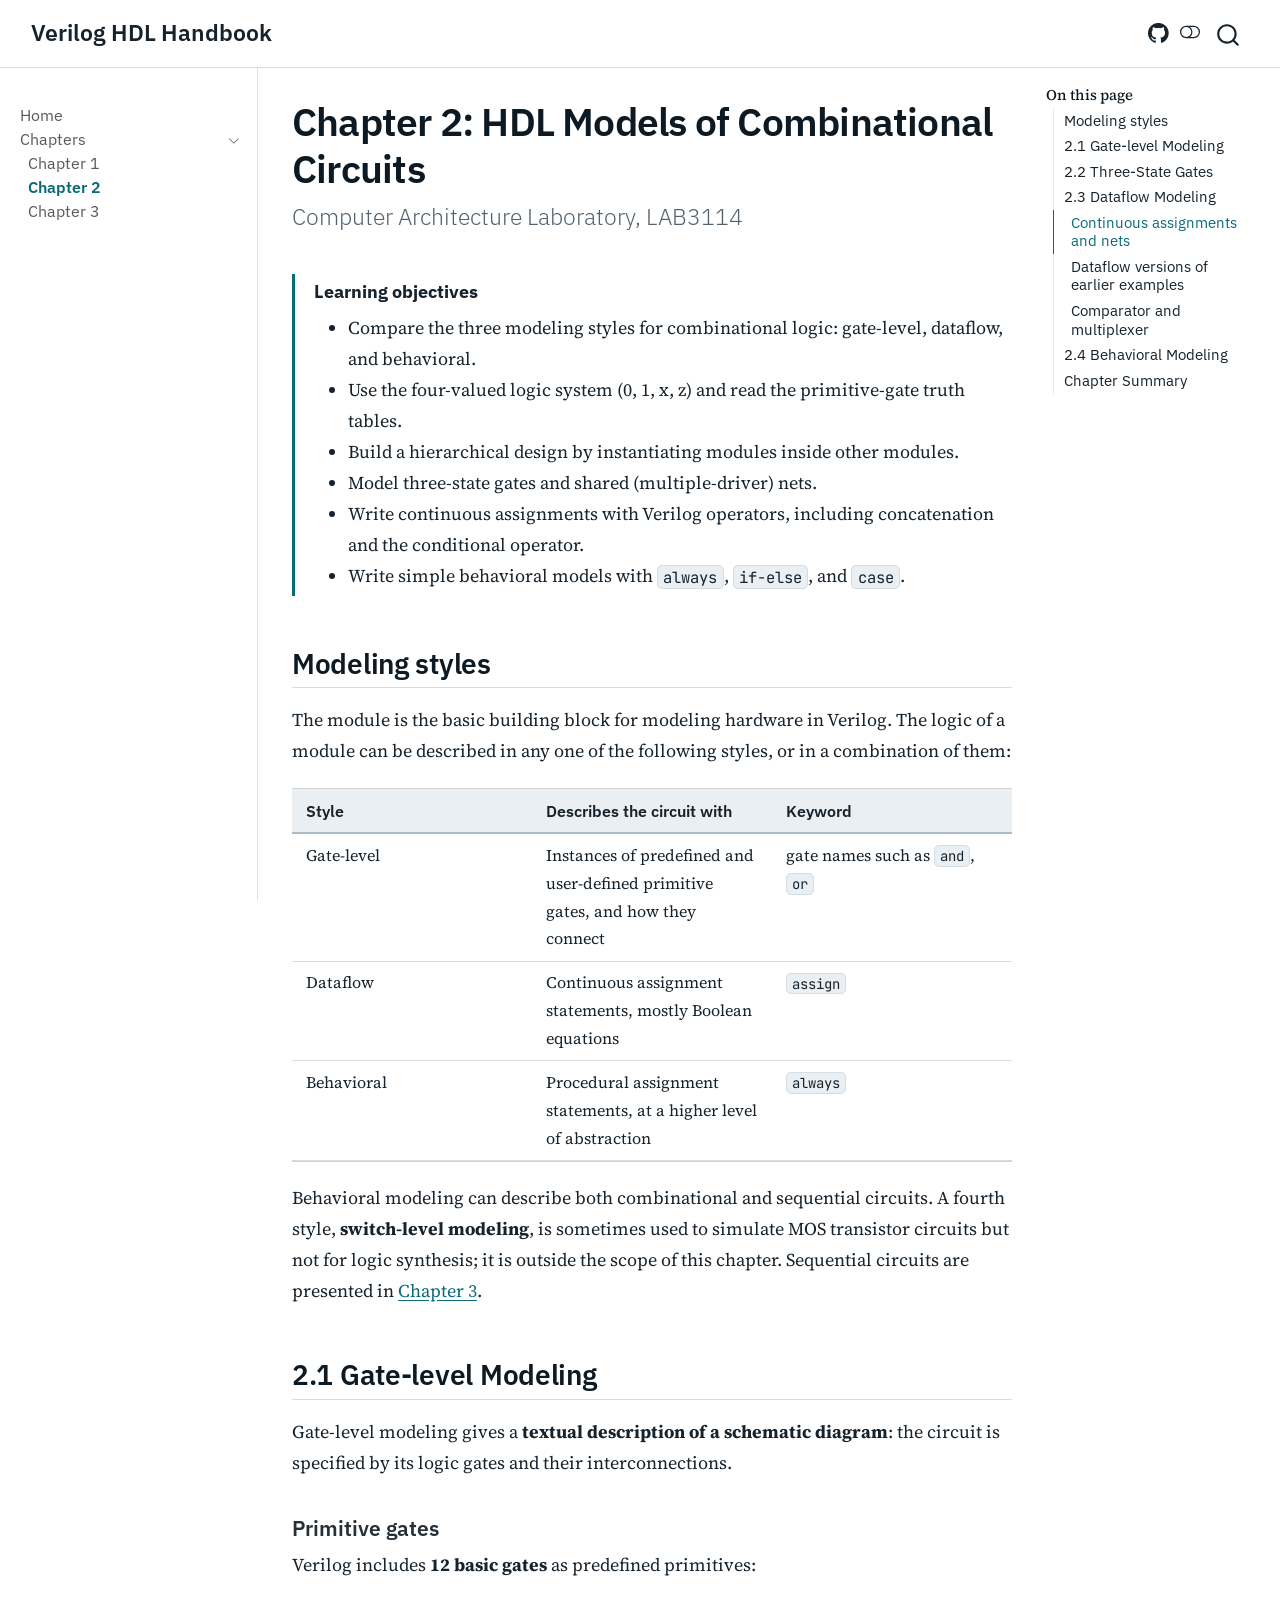
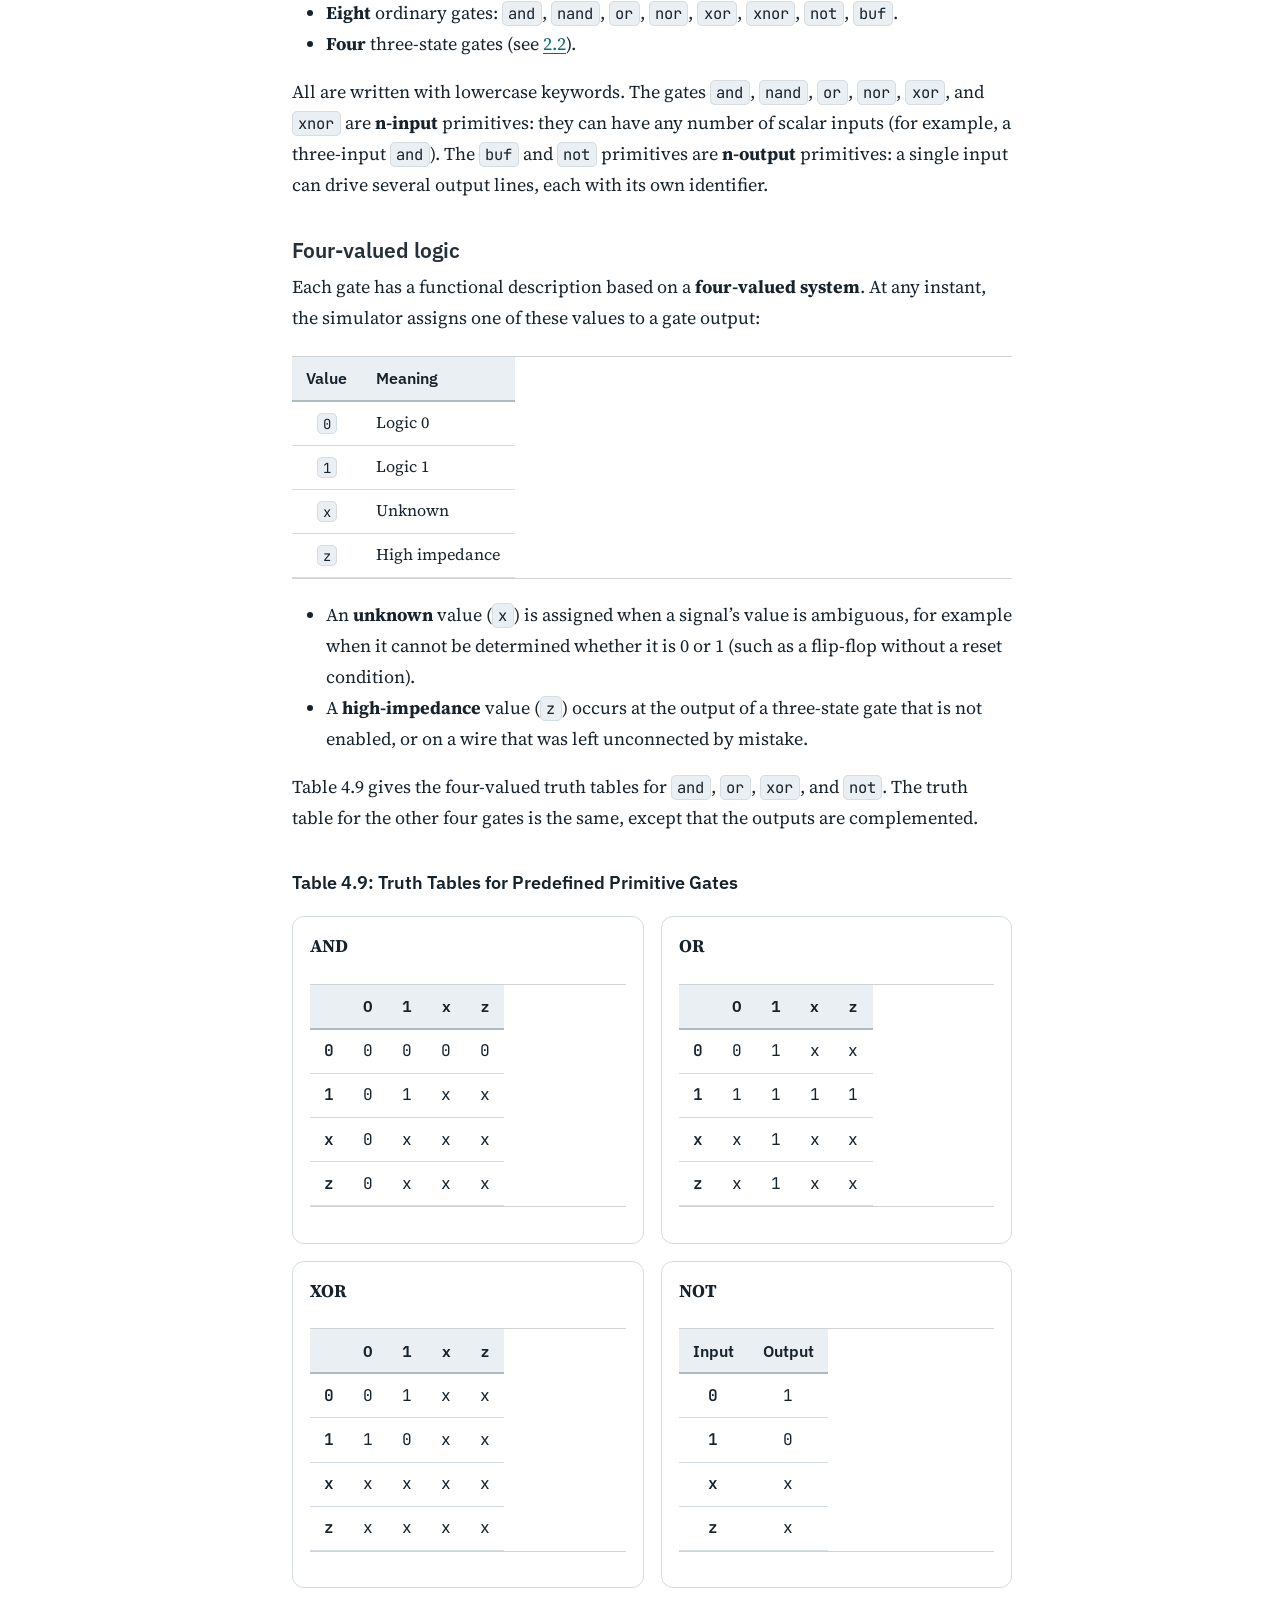
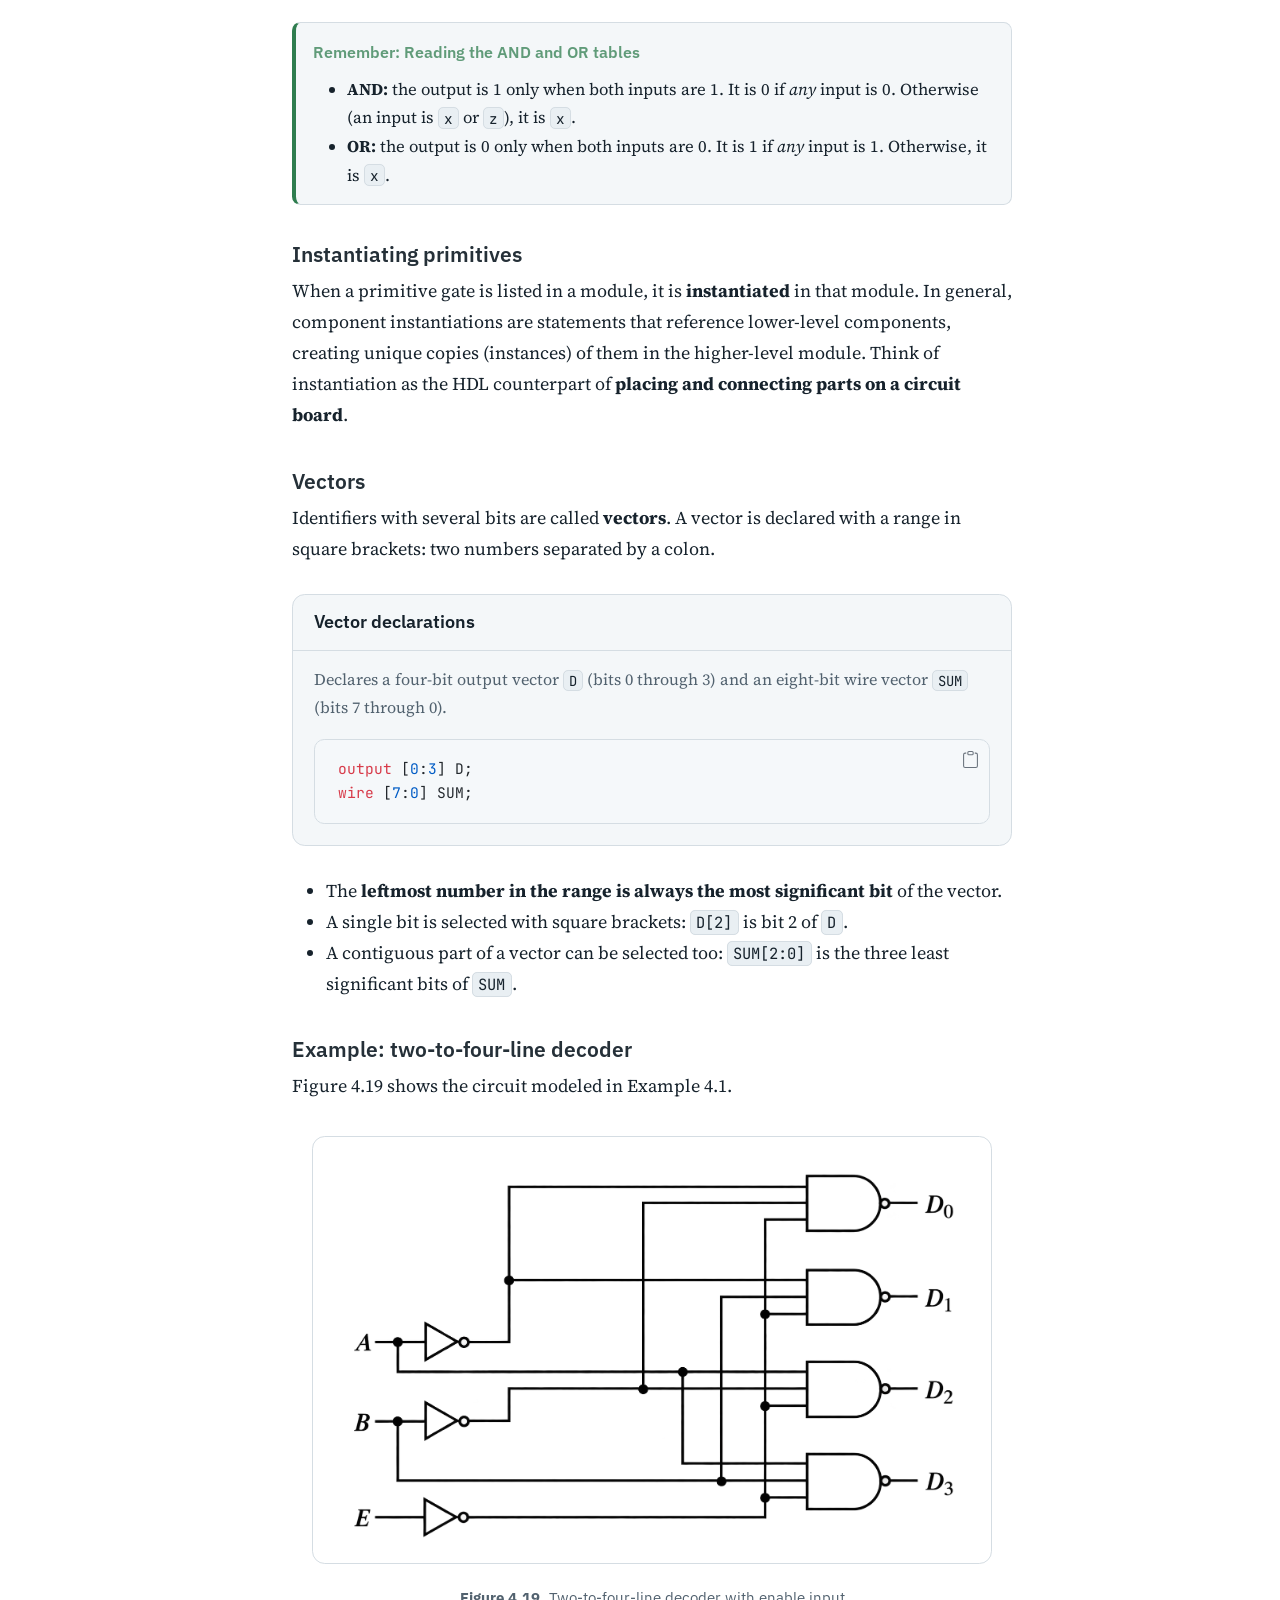
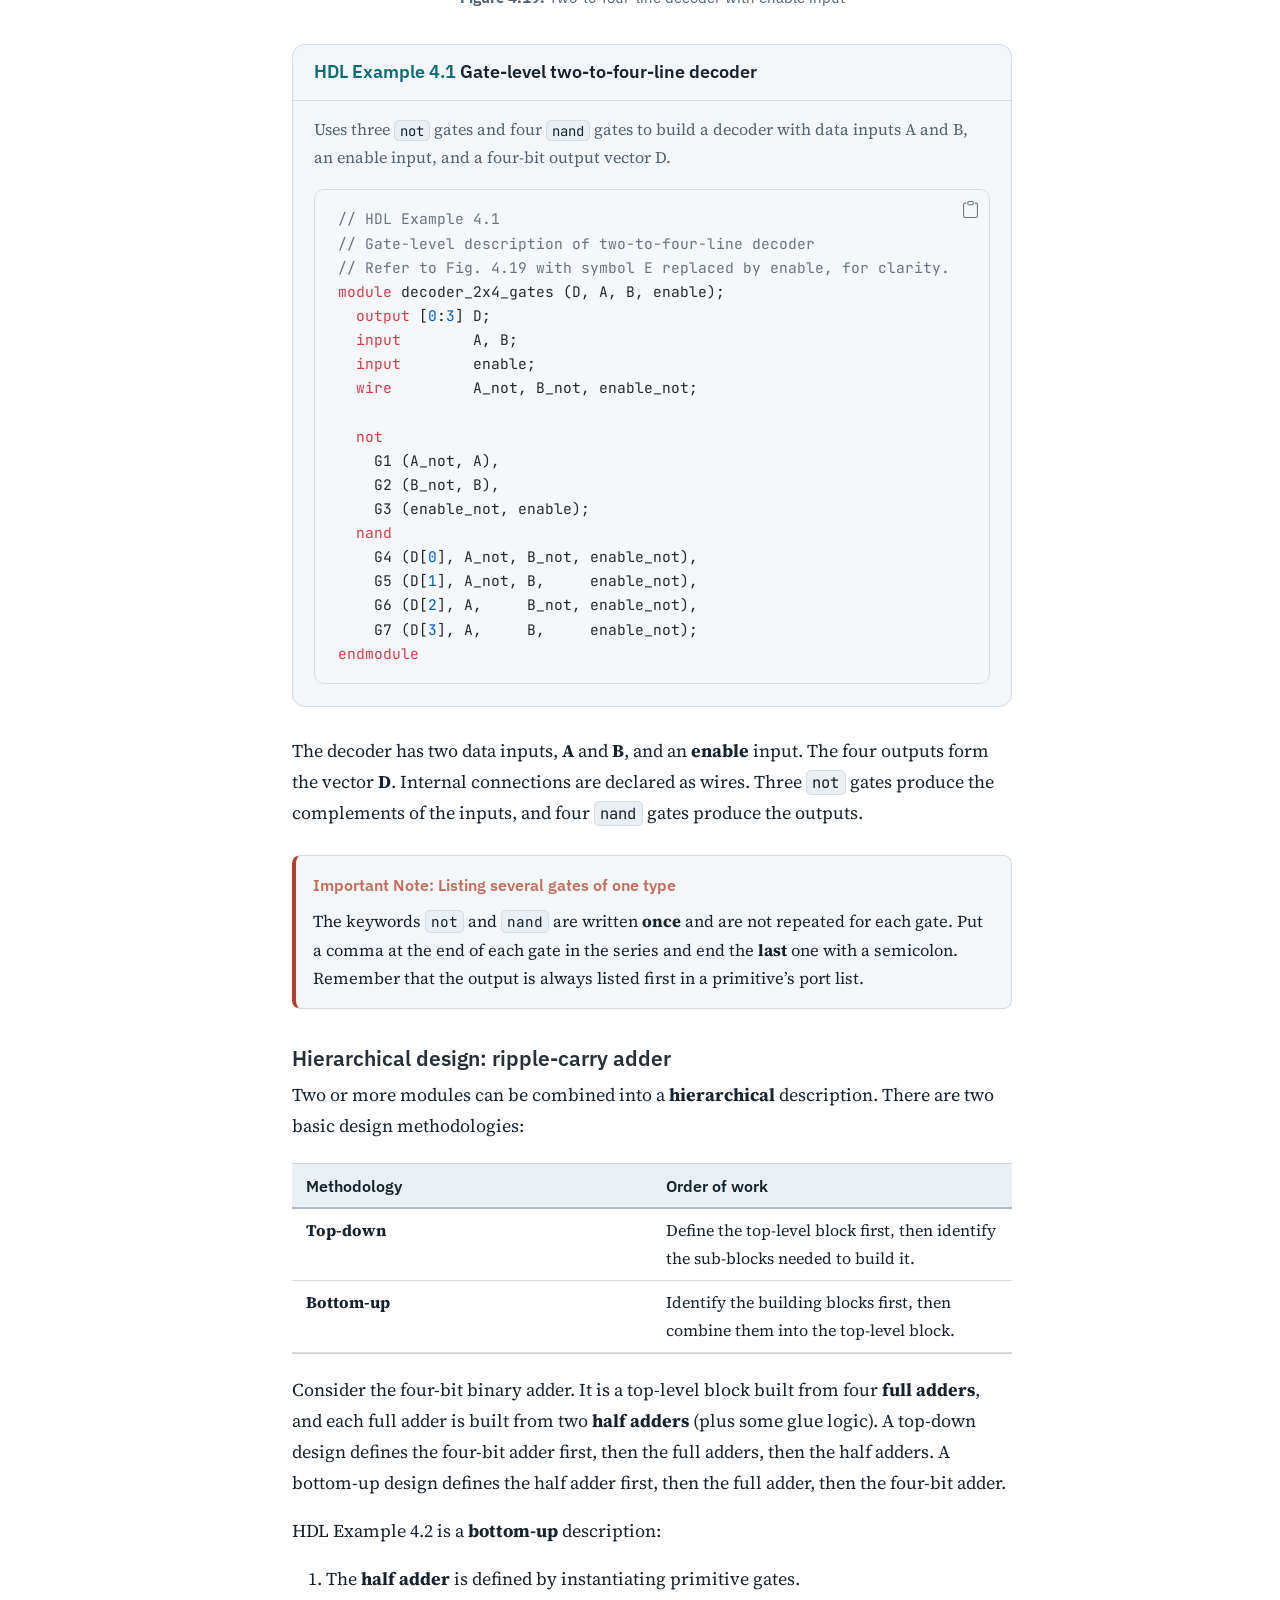
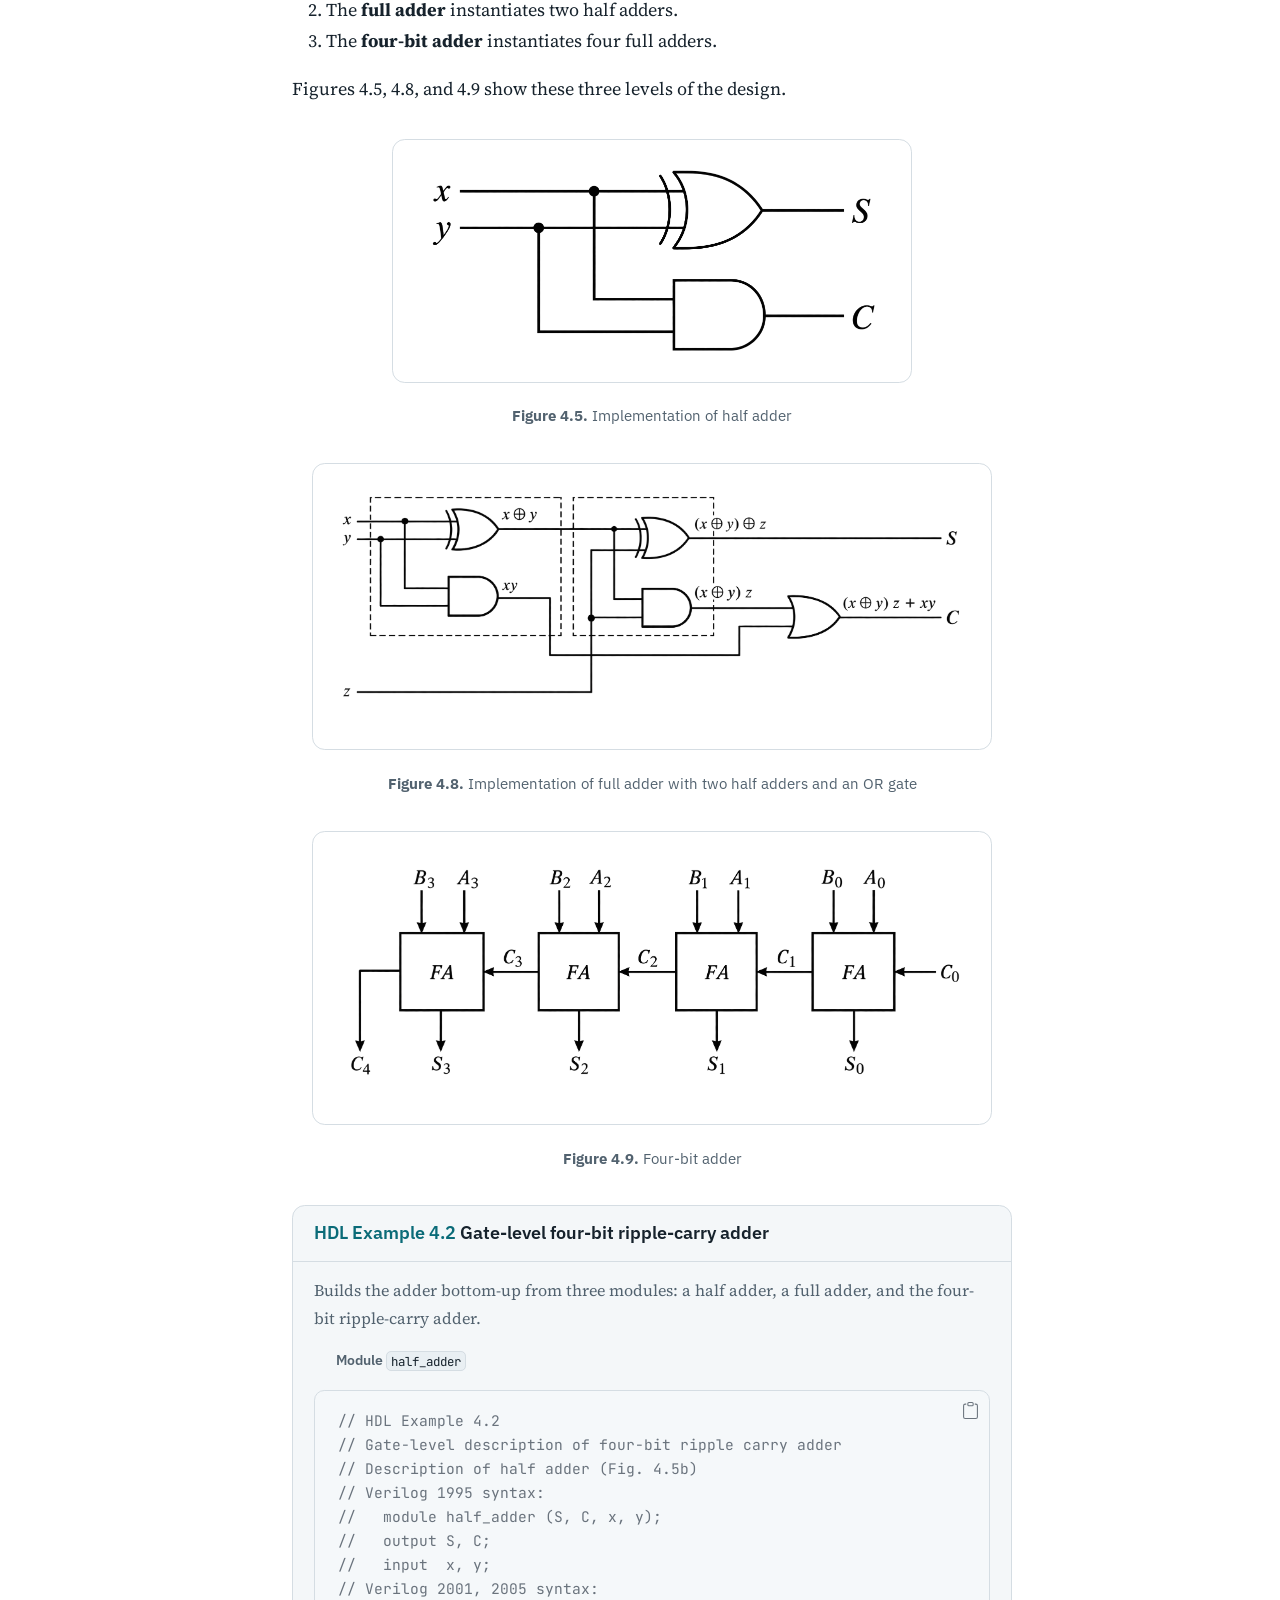
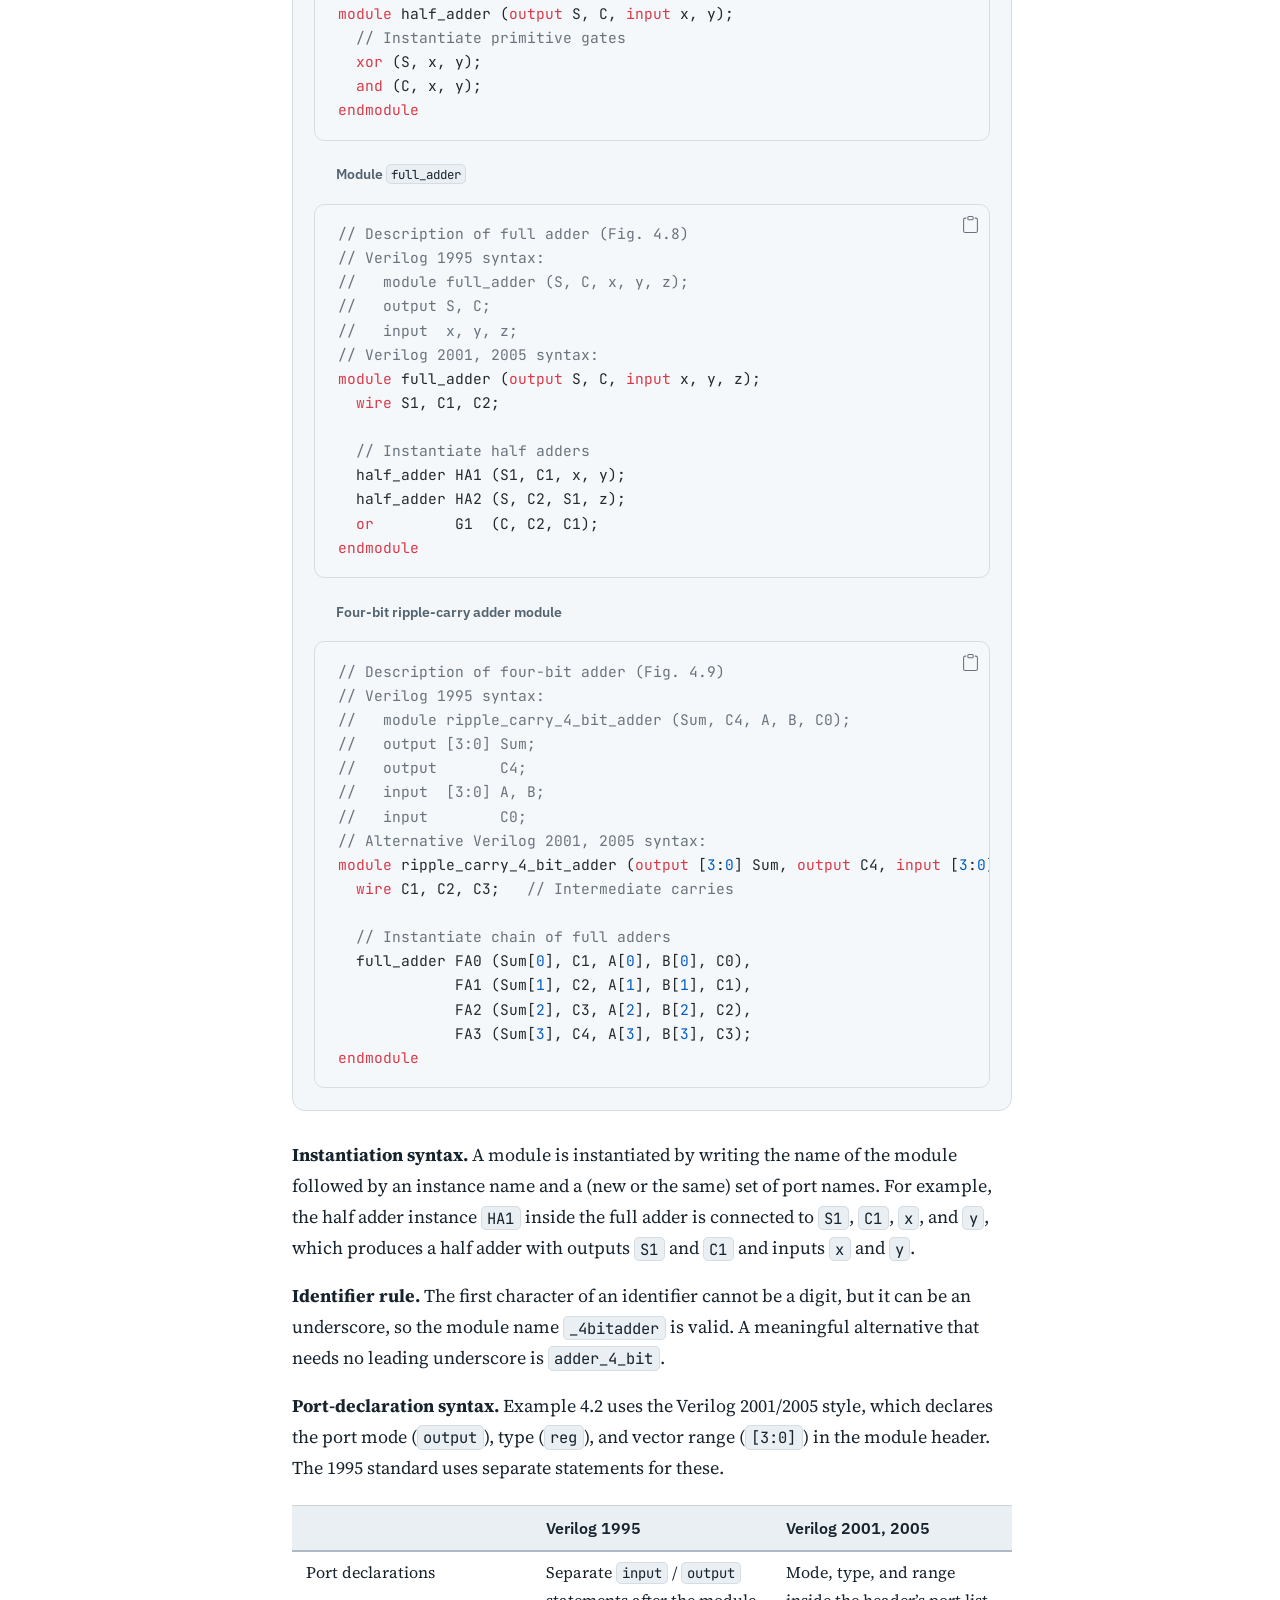
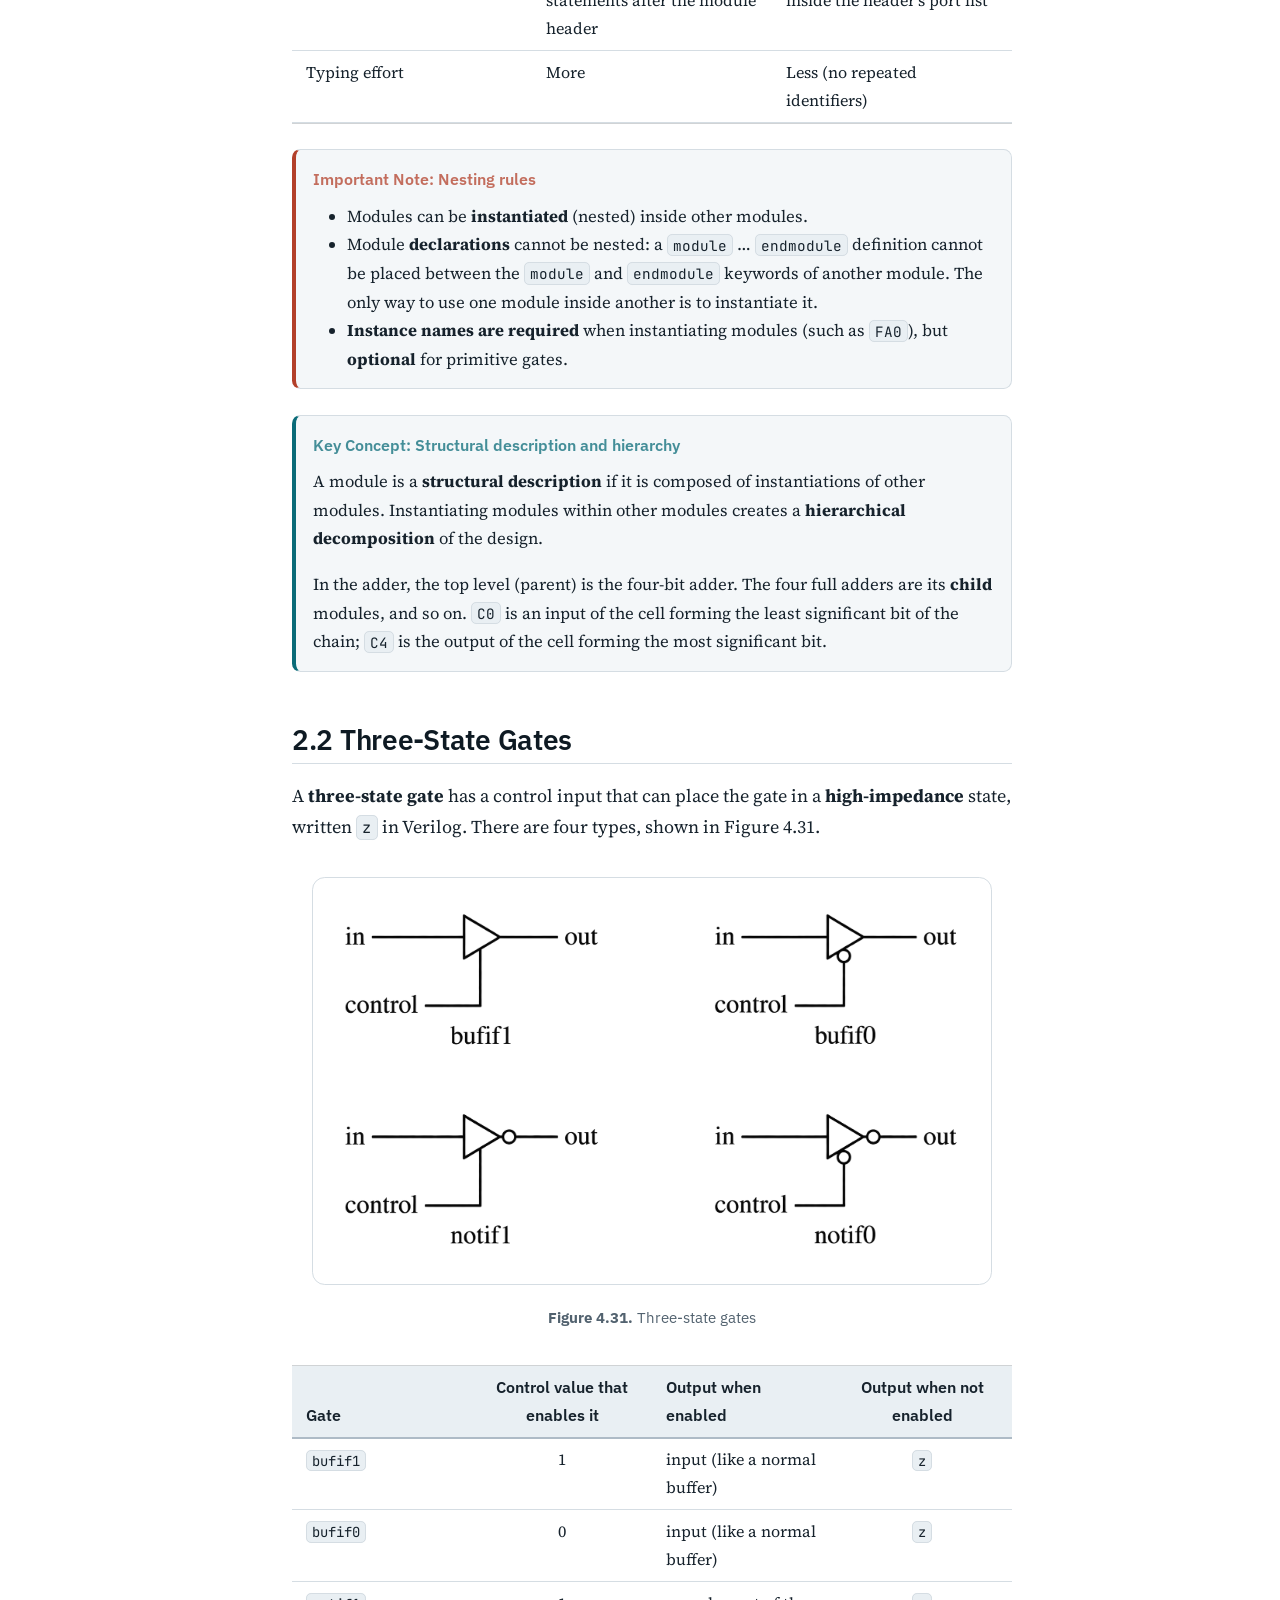
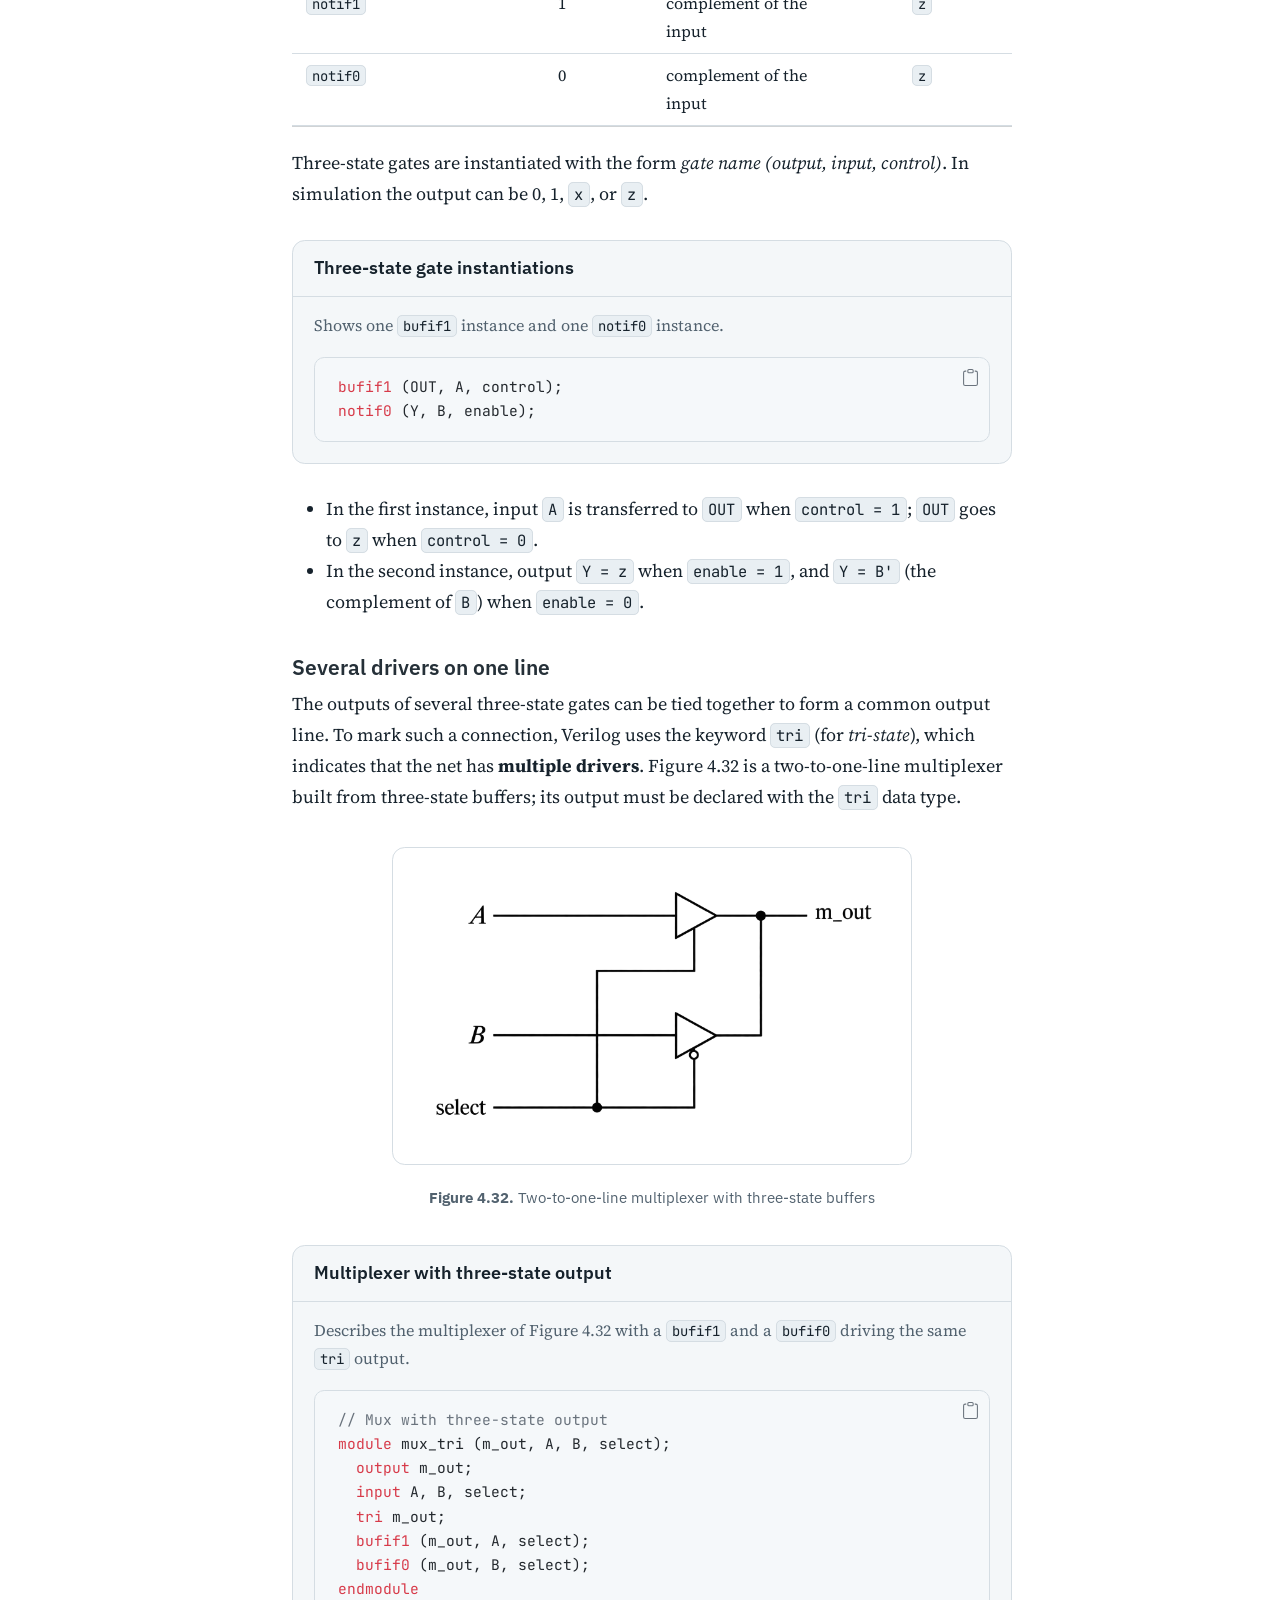
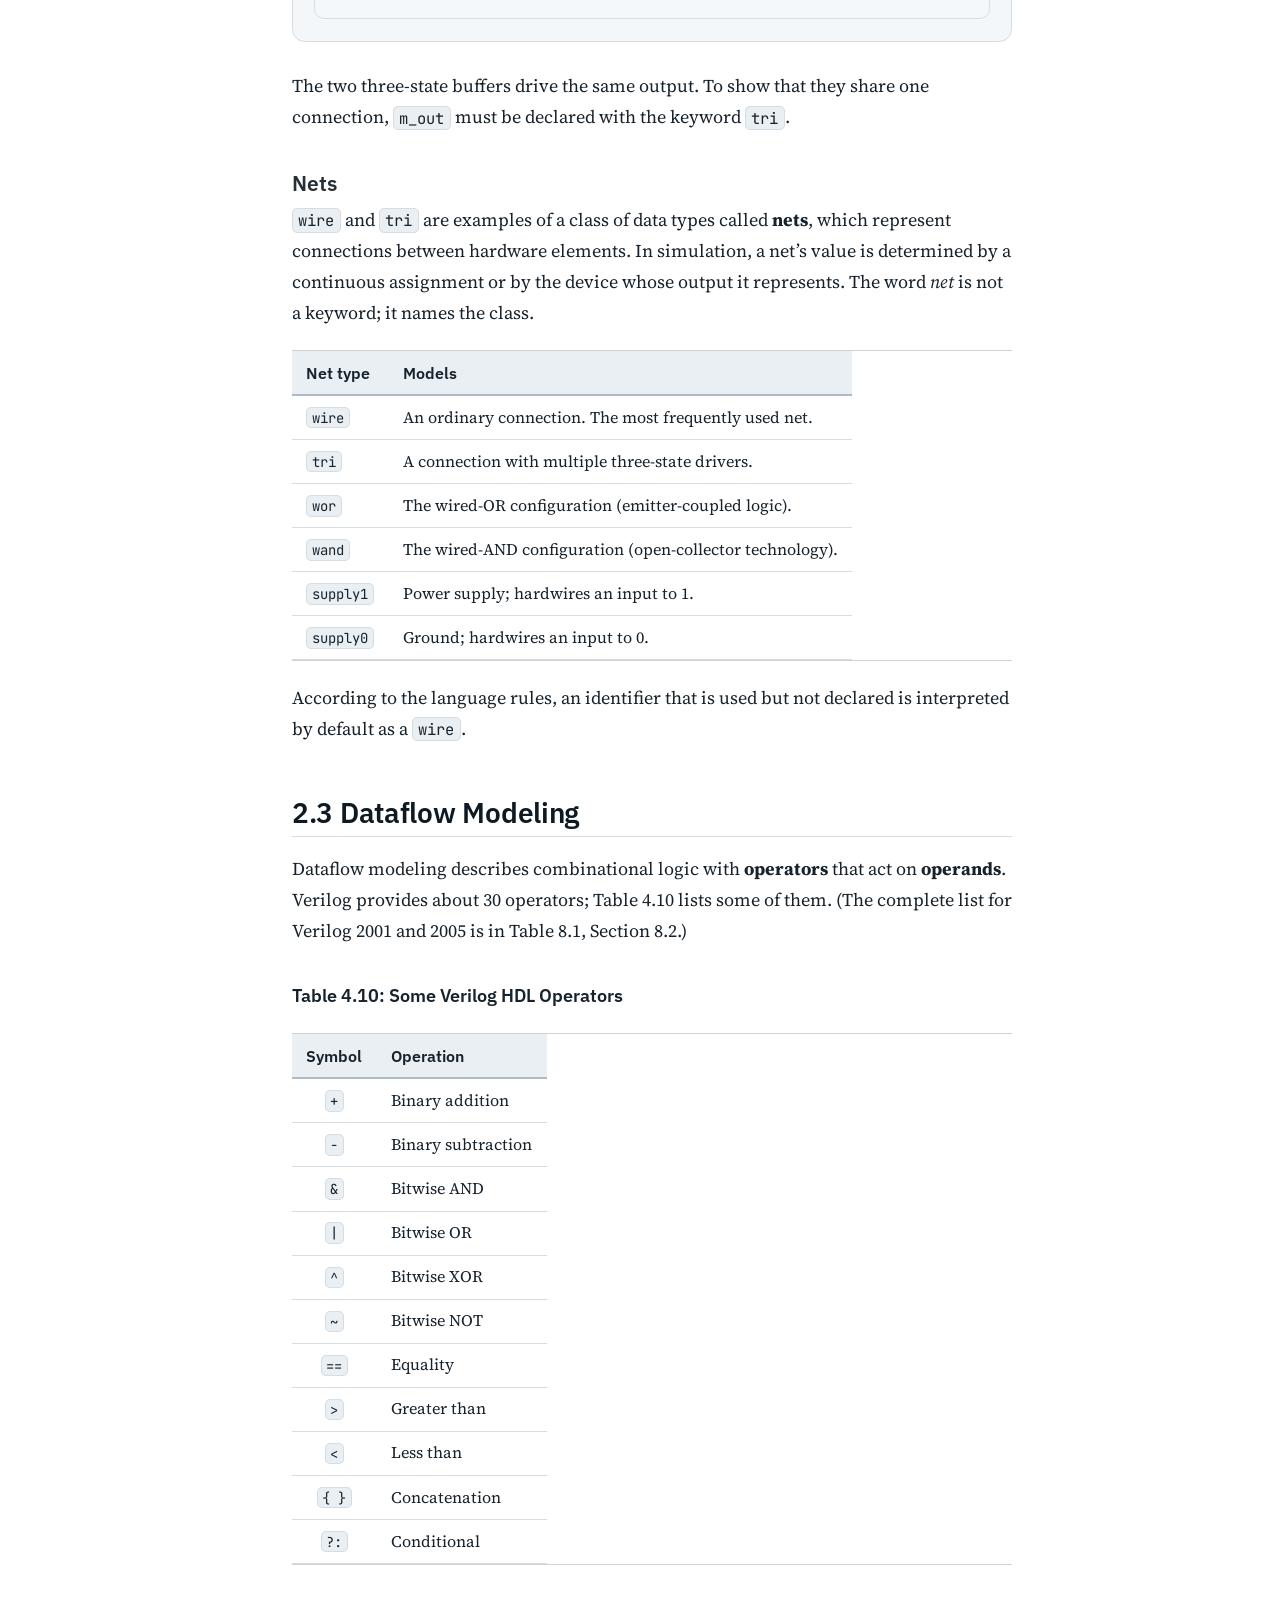
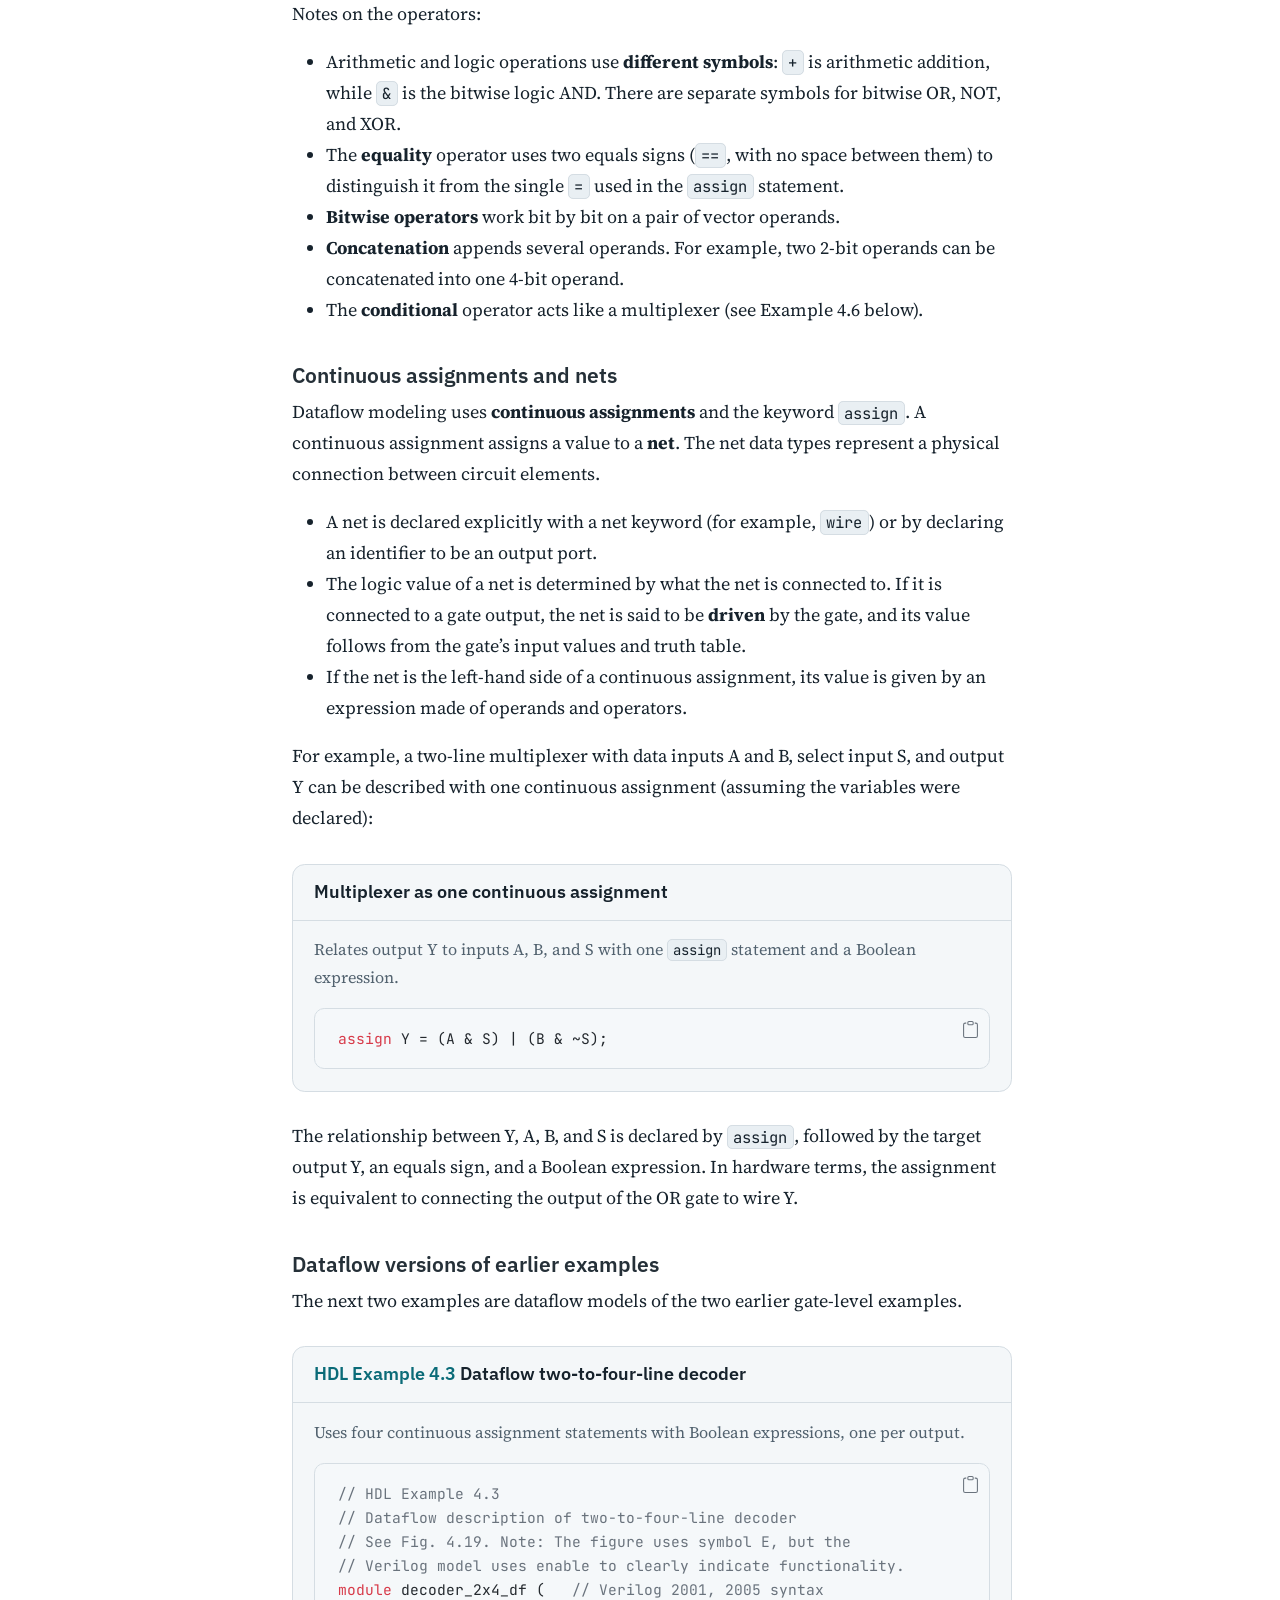
<file: chapters/02-combinational-circuit-models.html>
<!DOCTYPE html>
<html xmlns="http://www.w3.org/1999/xhtml" lang="en" xml:lang="en"><head>

<meta charset="utf-8">
<meta name="generator" content="quarto-1.11.9">

<meta name="viewport" content="width=device-width, initial-scale=1.0, user-scalable=yes">


<title>Chapter 2: HDL Models of Combinational Circuits – LAB3114</title>
<style>
/* Default styles provided by pandoc.
** See https://pandoc.org/MANUAL.html#variables-for-html for config info.
*/
span.smallcaps{font-variant: small-caps;}
div.columns{display: flex; gap: 1.5em;}
div.column{flex: auto;}
@media screen {
div.columns{gap: min(4vw, 1.5em);}
div.column{overflow-x: auto;}
}
div.hanging-indent{margin-left: 1.5em; text-indent: -1.5em;}
ul.task-list{list-style: none;}
ul.task-list li input[type="checkbox"] {
  width: 0.8em;
  margin: 0 0.8em 0.2em -1em; /* quarto-specific, see https://github.com/quarto-dev/quarto-cli/issues/4556 */ 
  vertical-align: middle;
}
/* CSS for syntax highlighting */
html { -webkit-text-size-adjust: 100%; }
pre > code.sourceCode { white-space: pre; position: relative; }
pre > code.sourceCode > span { display: inline-block; line-height: 1.25; }
pre > code.sourceCode > span:empty { height: 1.2em; }
.sourceCode { overflow: visible; }
code.sourceCode > span { color: inherit; text-decoration: inherit; }
div.sourceCode { margin: 1em 0; }
pre.sourceCode { margin: 0; }
@media screen {
div.sourceCode { overflow: auto; }
}
@media print {
pre > code.sourceCode { white-space: pre-wrap; }
pre > code.sourceCode > span { text-indent: -5em; padding-left: 5em; }
}
pre.numberSource code
  { counter-reset: source-line 0; }
pre.numberSource code > span
  { position: relative; left: -4em; counter-increment: source-line; }
pre.numberSource code > span > a:first-child::before
  { content: counter(source-line);
    position: relative; left: -1em; text-align: right; vertical-align: baseline;
    border: none; display: inline-block;
    -webkit-touch-callout: none; -webkit-user-select: none;
    -khtml-user-select: none; -moz-user-select: none;
    -ms-user-select: none; user-select: none;
    padding: 0 4px; width: 4em;
  }
pre.numberSource { margin-left: 3em;  padding-left: 4px; }
div.sourceCode
  {   }
@media screen {
pre > code.sourceCode > span > a:first-child::before { text-decoration: underline; }
}
</style>


<script src="../site_libs/quarto-nav/quarto-nav.js"></script>
<script src="../site_libs/clipboard/clipboard.min.js"></script>
<script src="../site_libs/quarto-search/autocomplete.umd.js"></script>
<script src="../site_libs/quarto-search/fuse.min.js"></script>
<script src="../site_libs/quarto-search/quarto-search.js"></script>
<meta name="quarto:offset" content="../">
<link href="../chapters/03-sequential-circuit-models.html" rel="next">
<link href="../chapters/01-hardware-description-language.html" rel="prev">
<link href="../assets/favicon.svg" rel="icon" type="image/svg+xml">
<script src="../site_libs/quarto-html/quarto.js" type="module"></script>
<script src="../site_libs/quarto-html/tabsets/tabsets.js" type="module"></script>
<script src="../site_libs/quarto-html/scrollable-regions/scrollable-regions.js" type="module"></script>
<script src="../site_libs/quarto-html/popper.min.js"></script>
<script src="../site_libs/quarto-html/tippy.umd.min.js"></script>
<script src="../site_libs/quarto-html/anchor.min.js"></script>
<link href="../site_libs/quarto-html/tippy.css" rel="stylesheet">
<link href="../site_libs/quarto-html/quarto-syntax-highlighting-4c2e2814ce9a857492911c1eaac7bc64.css" rel="stylesheet" class="quarto-color-scheme" id="quarto-text-highlighting-styles">
<link href="../site_libs/quarto-html/quarto-syntax-highlighting-dark-7191fb07fbc61ba70e96a6186d89682a.css" rel="stylesheet" class="quarto-color-scheme quarto-color-alternate" id="quarto-text-highlighting-styles">
<link href="../site_libs/quarto-html/quarto-syntax-highlighting-4c2e2814ce9a857492911c1eaac7bc64.css" rel="stylesheet" class="quarto-color-scheme-extra" id="quarto-text-highlighting-styles">
<script src="../site_libs/bootstrap/bootstrap.min.js"></script>
<link href="../site_libs/bootstrap/bootstrap-icons.css" rel="stylesheet">
<link href="../site_libs/bootstrap/bootstrap-150f6e08a313be43782d932bfb7aa735.min.css" rel="stylesheet" append-hash="true" class="quarto-color-scheme" id="quarto-bootstrap" data-mode="light">
<link href="../site_libs/bootstrap/bootstrap-dark-682cfce0fad481e7ee3e1723f0110cde.min.css" rel="stylesheet" append-hash="true" class="quarto-color-scheme quarto-color-alternate" id="quarto-bootstrap" data-mode="dark">
<link href="../site_libs/bootstrap/bootstrap-150f6e08a313be43782d932bfb7aa735.min.css" rel="stylesheet" append-hash="true" class="quarto-color-scheme-extra" id="quarto-bootstrap" data-mode="light">
<script id="quarto-search-options" type="application/json">{
  "location": "navbar",
  "copy-button": false,
  "collapse-after": 3,
  "panel-placement": "end",
  "type": "overlay",
  "limit": 50,
  "keyboard-shortcut": [
    "f",
    "/",
    "s"
  ],
  "language": {
    "search-no-results-text": "No results",
    "search-matching-documents-text": "matching documents",
    "search-copy-link-title": "Copy link to search",
    "search-hide-matches-text": "Hide additional matches",
    "search-more-match-text": "more match in this document",
    "search-more-matches-text": "more matches in this document",
    "search-clear-button-title": "Clear",
    "search-text-placeholder": "",
    "search-detached-cancel-button-title": "Cancel",
    "search-submit-button-title": "Submit",
    "search-label": "Search"
  }
}</script>
<style>html{ scroll-behavior: smooth; }</style>
<link rel="preconnect" href="https://fonts.googleapis.com">

<link rel="preconnect" href="https://fonts.gstatic.com" crossorigin="">

<link href="https://fonts.googleapis.com/css2?family=IBM+Plex+Sans:wght@400;500;600&amp;family=JetBrains+Mono:wght@400;500&amp;family=Source+Serif+4:ital,opsz,wght@0,8..60,400;0,8..60,600;1,8..60,400&amp;display=swap" rel="stylesheet">



</head>

<body class="nav-sidebar docked nav-fixed quarto-light"><a id="quarto-skip-link" class="visually-hidden-focusable" href="#quarto-document-content">Skip to main content</a><script id="quarto-html-before-body" type="application/javascript">
    const toggleBodyColorMode = (bsSheetEl) => {
      const mode = bsSheetEl.getAttribute("data-mode");
      const bodyEl = window.document.querySelector("body");
      if (mode === "dark") {
        bodyEl.classList.add("quarto-dark");
        bodyEl.classList.remove("quarto-light");
      } else {
        bodyEl.classList.add("quarto-light");
        bodyEl.classList.remove("quarto-dark");
      }
    }
    const toggleBodyColorPrimary = () => {
      const bsSheetEl = window.document.querySelector("link#quarto-bootstrap:not([rel=disabled-stylesheet])");
      if (bsSheetEl) {
        toggleBodyColorMode(bsSheetEl);
      }
    }
    const setColorSchemeToggle = (alternate) => {
      const toggles = window.document.querySelectorAll('.quarto-color-scheme-toggle');
      for (let i=0; i < toggles.length; i++) {
        const toggle = toggles[i];
        if (toggle) {
          toggle.setAttribute("aria-checked", alternate ? "true" : "false");
          if (alternate) {
            toggle.classList.add("alternate");
          } else {
            toggle.classList.remove("alternate");
          }
        }
      }
    };
    const toggleColorMode = (alternate) => {
      // Switch the stylesheets
      const primaryStylesheets = window.document.querySelectorAll('link.quarto-color-scheme:not(.quarto-color-alternate)');
      const alternateStylesheets = window.document.querySelectorAll('link.quarto-color-scheme.quarto-color-alternate');
      manageTransitions('#quarto-margin-sidebar .nav-link', false);
      if (alternate) {
        // note: dark is layered on light, we don't disable primary!
        enableStylesheet(alternateStylesheets);
        for (const sheetNode of alternateStylesheets) {
          if (sheetNode.id === "quarto-bootstrap") {
            toggleBodyColorMode(sheetNode);
          }
        }
      } else {
        disableStylesheet(alternateStylesheets);
        enableStylesheet(primaryStylesheets)
        toggleBodyColorPrimary();
      }
      manageTransitions('#quarto-margin-sidebar .nav-link', true);
      // Switch the toggles
      setColorSchemeToggle(alternate)
    }
    // Hack to workaround the fact that safari doesn't
    // properly recolor the scrollbar when toggling (#1455).
    // Not run on load: stylesheets are set before first paint there, and
    // scrolling would undo the scroll to a URL fragment (#14973).
    // The one pixel nudge keeps the reader where they were.
    const refreshSafariScrollbar = () => {
      if (navigator.userAgent.indexOf('Safari') > 0 && navigator.userAgent.indexOf('Chrome') == -1) {
        manageTransitions("body", false);
        const scrollY = window.scrollY;
        window.scrollTo(0, scrollY > 0 ? scrollY - 1 : 1);
        setTimeout(() => {
          window.scrollTo(0, scrollY);
          manageTransitions("body", true);
        }, 40);
      }
    }
    const disableStylesheet = (stylesheets) => {
      for (let i=0; i < stylesheets.length; i++) {
        const stylesheet = stylesheets[i];
        stylesheet.rel = 'disabled-stylesheet';
      }
    }
    const enableStylesheet = (stylesheets) => {
      for (let i=0; i < stylesheets.length; i++) {
        const stylesheet = stylesheets[i];
        if(stylesheet.rel !== 'stylesheet') { // for Chrome, which will still FOUC without this check
          stylesheet.rel = 'stylesheet';
        }
      }
    }
    const manageTransitions = (selector, allowTransitions) => {
      const els = window.document.querySelectorAll(selector);
      for (let i=0; i < els.length; i++) {
        const el = els[i];
        if (allowTransitions) {
          el.classList.remove('notransition');
        } else {
          el.classList.add('notransition');
        }
      }
    }
    const isFileUrl = () => {
      return window.location.protocol === 'file:';
    }
    const hasAlternateSentinel = () => {
      let styleSentinel = getColorSchemeSentinel();
      if (styleSentinel !== null) {
        return styleSentinel === "alternate";
      } else {
        return false;
      }
    }
    const setStyleSentinel = (alternate) => {
      const value = alternate ? "alternate" : "default";
      if (!isFileUrl()) {
        window.localStorage.setItem("quarto-color-scheme", value);
      } else {
        localAlternateSentinel = value;
      }
    }
    const getColorSchemeSentinel = () => {
      if (!isFileUrl()) {
        const storageValue = window.localStorage.getItem("quarto-color-scheme");
        return storageValue != null ? storageValue : localAlternateSentinel;
      } else {
        return localAlternateSentinel;
      }
    }
    const toggleGiscusIfUsed = (isAlternate, darkModeDefault) => {
      const baseTheme = document.querySelector('#giscus-base-theme')?.value ?? 'light';
      const alternateTheme = document.querySelector('#giscus-alt-theme')?.value ?? 'dark';
      let newTheme = '';
      if(authorPrefersDark) {
        newTheme = isAlternate ? baseTheme : alternateTheme;
      } else {
        newTheme = isAlternate ? alternateTheme : baseTheme;
      }
      const changeGiscusTheme = () => {
        // From: https://github.com/giscus/giscus/issues/336
        const sendMessage = (message) => {
          const iframe = document.querySelector('iframe.giscus-frame');
          if (!iframe) return;
          iframe.contentWindow.postMessage({ giscus: message }, 'https://giscus.app');
        }
        sendMessage({
          setConfig: {
            theme: newTheme
          }
        });
      }
      const isGiscussLoaded = window.document.querySelector('iframe.giscus-frame') !== null;
      if (isGiscussLoaded) {
        changeGiscusTheme();
      }
    };
    const authorPrefersDark = false;
    const queryPrefersDark = window.matchMedia('(prefers-color-scheme: dark)');
    const darkModeDefault = queryPrefersDark.matches;
      document.querySelector('link#quarto-text-highlighting-styles.quarto-color-scheme-extra').rel = 'disabled-stylesheet';
      document.querySelector('link#quarto-bootstrap.quarto-color-scheme-extra').rel = 'disabled-stylesheet';
    let localAlternateSentinel = darkModeDefault ? 'alternate' : 'default';
    // Dark / light mode switch
    window.quartoToggleColorScheme = () => {
      // Read the current dark / light value
      let toAlternate = !hasAlternateSentinel();
      toggleColorMode(toAlternate);
      refreshSafariScrollbar();
      setStyleSentinel(toAlternate);
      toggleGiscusIfUsed(toAlternate, darkModeDefault);
      window.dispatchEvent(new Event('resize'));
    };
    queryPrefersDark.addEventListener("change", e => {
      if(window.localStorage.getItem("quarto-color-scheme") !== null)
        return;
      const alternate = e.matches
      toggleColorMode(alternate);
      refreshSafariScrollbar();
      localAlternateSentinel = e.matches ? 'alternate' : 'default'; // this is used alongside local storage!
      toggleGiscusIfUsed(alternate, darkModeDefault);
    });
    // Switch to dark mode if need be
    if (hasAlternateSentinel()) {
      toggleColorMode(true);
    } else {
      toggleColorMode(false);
    }
  </script>

<div id="quarto-search-results"></div>
  <header id="quarto-header" class="headroom fixed-top">
    <nav class="navbar navbar-expand-lg " data-bs-theme="dark" aria-label="Site">
      <div class="navbar-container container-fluid">
      <div class="navbar-brand-container mx-auto">
    <a class="navbar-brand" href="../index.html">
    <span class="navbar-title">Verilog HDL Handbook</span>
    </a>
  </div>
        <div class="quarto-navbar-tools tools-end">
    <a href="https://github.com/vesalbargi/verilog-hdl-handbook" title="" class="quarto-navigation-tool px-1" aria-label="" target="_blank"><i class="bi bi-github"></i></a>
  <button type="button" role="switch" aria-checked="false" class="quarto-color-scheme-toggle quarto-navigation-tool  px-1" onclick="window.quartoToggleColorScheme(); return false;" title="Toggle dark mode" aria-label="Toggle dark mode"><i class="bi"></i></button>
</div>
          <div id="quarto-search" class="" title="Search"></div>
      </div> <!-- /container-fluid -->
    </nav>
  <nav class="quarto-secondary-nav" aria-label="Toolbar">
    <div class="container-fluid d-flex">
      <button type="button" class="quarto-btn-toggle btn" data-bs-toggle="collapse" role="button" data-bs-target=".quarto-sidebar-collapse-item" aria-controls="quarto-sidebar" aria-expanded="false" aria-label="Toggle sidebar navigation" onclick="if (window.quartoToggleHeadroom) { window.quartoToggleHeadroom(); }">
        <i class="bi bi-layout-text-sidebar-reverse"></i>
      </button>
        <a class="flex-grow-1 no-decor" data-bs-toggle="collapse" data-bs-target=".quarto-sidebar-collapse-item" onclick="if (window.quartoToggleHeadroom) { window.quartoToggleHeadroom(); }">      
          <h1 class="quarto-secondary-nav-title">Chapter 2: HDL Models of Combinational Circuits</h1>
        </a>     
    </div>
  </nav>
</header>
<!-- content -->
<div id="quarto-content" class="quarto-container page-columns page-rows-contents page-layout-article page-navbar">
<!-- sidebar -->
  <nav id="quarto-sidebar" class="sidebar collapse collapse-horizontal quarto-sidebar-collapse-item sidebar-navigation docked overflow-auto" aria-label="Section">
    <div class="sidebar-menu-container"> 
    <ul class="list-unstyled mt-1">
        <li class="sidebar-item">
  <div class="sidebar-item-container"> 
  <a href="../index.html" class="sidebar-item-text sidebar-link">
 <span class="menu-text">Home</span></a>
  </div>
</li>
        <li class="sidebar-item sidebar-item-section">
      <div class="sidebar-item-container"> 
            <button type="button" class="sidebar-item-text sidebar-item-toggle sidebar-link text-start" data-bs-toggle="collapse" data-bs-target="#quarto-sidebar-section-1" aria-controls="quarto-sidebar-section-1" aria-expanded="true">
 <span class="menu-text" id="quarto-sidebar-section-1-label">Chapters</span><i class="bi bi-chevron-right" aria-hidden="true"></i></button>
      </div>
      <ul id="quarto-sidebar-section-1" aria-labelledby="quarto-sidebar-section-1-label" class="collapse list-unstyled sidebar-section depth1 show">  
          <li class="sidebar-item">
  <div class="sidebar-item-container"> 
  <a href="../chapters/01-hardware-description-language.html" class="sidebar-item-text sidebar-link">
 <span class="menu-text">Chapter 1</span></a>
  </div>
</li>
          <li class="sidebar-item">
  <div class="sidebar-item-container"> 
  <a href="../chapters/02-combinational-circuit-models.html" class="sidebar-item-text sidebar-link active">
 <span class="menu-text">Chapter 2</span></a>
  </div>
</li>
          <li class="sidebar-item">
  <div class="sidebar-item-container"> 
  <a href="../chapters/03-sequential-circuit-models.html" class="sidebar-item-text sidebar-link">
 <span class="menu-text">Chapter 3</span></a>
  </div>
</li>
      </ul>
  </li>
    </ul>
    </div>
</nav>
<div id="quarto-sidebar-glass" class="quarto-sidebar-collapse-item" data-bs-toggle="collapse" data-bs-target=".quarto-sidebar-collapse-item"></div>
<!-- margin-sidebar -->
    <div id="quarto-margin-sidebar" class="sidebar margin-sidebar">
        <nav id="TOC" role="doc-toc" aria-labelledby="toc-title" class="toc-active">
    <h2 id="toc-title">On this page</h2>
   
  <ul>
  <li><a href="#modeling-styles" id="toc-modeling-styles" class="nav-link active" data-scroll-target="#modeling-styles">Modeling styles</a></li>
  <li><a href="#gate-level-modeling" id="toc-gate-level-modeling" class="nav-link" data-scroll-target="#gate-level-modeling">2.1 Gate-level Modeling</a>
  <ul class="collapse">
  <li><a href="#primitive-gates" id="toc-primitive-gates" class="nav-link" data-scroll-target="#primitive-gates">Primitive gates</a></li>
  <li><a href="#four-valued-logic" id="toc-four-valued-logic" class="nav-link" data-scroll-target="#four-valued-logic">Four-valued logic</a></li>
  <li><a href="#instantiating-primitives" id="toc-instantiating-primitives" class="nav-link" data-scroll-target="#instantiating-primitives">Instantiating primitives</a></li>
  <li><a href="#vectors" id="toc-vectors" class="nav-link" data-scroll-target="#vectors">Vectors</a></li>
  <li><a href="#example-two-to-four-line-decoder" id="toc-example-two-to-four-line-decoder" class="nav-link" data-scroll-target="#example-two-to-four-line-decoder">Example: two-to-four-line decoder</a></li>
  <li><a href="#hierarchical-design-ripple-carry-adder" id="toc-hierarchical-design-ripple-carry-adder" class="nav-link" data-scroll-target="#hierarchical-design-ripple-carry-adder">Hierarchical design: ripple-carry adder</a></li>
  </ul></li>
  <li><a href="#three-state-gates" id="toc-three-state-gates" class="nav-link" data-scroll-target="#three-state-gates">2.2 Three-State Gates</a>
  <ul class="collapse">
  <li><a href="#several-drivers-on-one-line" id="toc-several-drivers-on-one-line" class="nav-link" data-scroll-target="#several-drivers-on-one-line">Several drivers on one line</a></li>
  <li><a href="#nets" id="toc-nets" class="nav-link" data-scroll-target="#nets">Nets</a></li>
  </ul></li>
  <li><a href="#dataflow-modeling" id="toc-dataflow-modeling" class="nav-link" data-scroll-target="#dataflow-modeling">2.3 Dataflow Modeling</a>
  <ul class="collapse">
  <li><a href="#continuous-assignments-and-nets" id="toc-continuous-assignments-and-nets" class="nav-link" data-scroll-target="#continuous-assignments-and-nets">Continuous assignments and nets</a></li>
  <li><a href="#dataflow-versions-of-earlier-examples" id="toc-dataflow-versions-of-earlier-examples" class="nav-link" data-scroll-target="#dataflow-versions-of-earlier-examples">Dataflow versions of earlier examples</a></li>
  <li><a href="#comparator-and-multiplexer" id="toc-comparator-and-multiplexer" class="nav-link" data-scroll-target="#comparator-and-multiplexer">Comparator and multiplexer</a></li>
  </ul></li>
  <li><a href="#behavioral-modeling" id="toc-behavioral-modeling" class="nav-link" data-scroll-target="#behavioral-modeling">2.4 Behavioral Modeling</a>
  <ul class="collapse">
  <li><a href="#two-to-one-line-multiplexer" id="toc-two-to-one-line-multiplexer" class="nav-link" data-scroll-target="#two-to-one-line-multiplexer">Two-to-one-line multiplexer</a></li>
  <li><a href="#four-to-one-line-multiplexer" id="toc-four-to-one-line-multiplexer" class="nav-link" data-scroll-target="#four-to-one-line-multiplexer">Four-to-one-line multiplexer</a></li>
  <li><a href="#implicit-sensitivity-list" id="toc-implicit-sensitivity-list" class="nav-link" data-scroll-target="#implicit-sensitivity-list">Implicit sensitivity list</a></li>
  <li><a href="#writing-numbers" id="toc-writing-numbers" class="nav-link" data-scroll-target="#writing-numbers">Writing numbers</a></li>
  <li><a href="#casex-casez-and-default" id="toc-casex-casez-and-default" class="nav-link" data-scroll-target="#casex-casez-and-default"><code>casex</code>, <code>casez</code>, and <code>default</code></a></li>
  </ul></li>
  <li><a href="#chapter-summary" id="toc-chapter-summary" class="nav-link" data-scroll-target="#chapter-summary">Chapter Summary</a></li>
  </ul>
</nav>
    </div>
<!-- main -->
<main class="content" id="quarto-document-content" tabindex="-1">


<header id="title-block-header" class="quarto-title-block default">
<div class="quarto-title">
<h1 class="title d-none d-lg-block">Chapter 2: HDL Models of Combinational Circuits</h1>
<p class="subtitle lead">Computer Architecture Laboratory, LAB3114</p>
</div>



<div class="quarto-title-meta">

    
  
    
  </div>
  


</header>


<!--
  Source: source pages 10-23.
  Figures: 4.19, 4.5, 4.8, 4.9 (section 2.1), 4.31 and 4.32 (section 2.2). Tables: 4.9 (section 2.1), 4.10 (section 2.3).
  Code placeholders: 13 examples / 15 code blocks.
  Instructor-review items for this chapter are listed in instructor-review.md.
-->
<div class="lab-objectives">
<p><strong>Learning objectives</strong></p>
<ul>
<li>Compare the three modeling styles for combinational logic: gate-level, dataflow, and behavioral.</li>
<li>Use the four-valued logic system (0, 1, x, z) and read the primitive-gate truth tables.</li>
<li>Build a hierarchical design by instantiating modules inside other modules.</li>
<li>Model three-state gates and shared (multiple-driver) nets.</li>
<li>Write continuous assignments with Verilog operators, including concatenation and the conditional operator.</li>
<li>Write simple behavioral models with <code>always</code>, <code>if-else</code>, and <code>case</code>.</li>
</ul>
</div>
<section id="modeling-styles" class="level2">
<h2 class="anchored" data-anchor-id="modeling-styles">Modeling styles</h2>
<!-- Unnumbered lead-in text that precedes section 2.1 in the source (page 10). -->
<p>The module is the basic building block for modeling hardware in Verilog. The logic of a module can be described in any one of the following styles, or in a combination of them:</p>
<table class="caption-top table">
<colgroup>
<col style="width: 33%">
<col style="width: 33%">
<col style="width: 33%">
</colgroup>
<thead>
<tr class="header">
<th style="text-align: left;">Style</th>
<th style="text-align: left;">Describes the circuit with</th>
<th style="text-align: left;">Keyword</th>
</tr>
</thead>
<tbody>
<tr class="odd">
<td style="text-align: left;">Gate-level</td>
<td style="text-align: left;">Instances of predefined and user-defined primitive gates, and how they connect</td>
<td style="text-align: left;">gate names such as <code>and</code>, <code>or</code></td>
</tr>
<tr class="even">
<td style="text-align: left;">Dataflow</td>
<td style="text-align: left;">Continuous assignment statements, mostly Boolean equations</td>
<td style="text-align: left;"><code>assign</code></td>
</tr>
<tr class="odd">
<td style="text-align: left;">Behavioral</td>
<td style="text-align: left;">Procedural assignment statements, at a higher level of abstraction</td>
<td style="text-align: left;"><code>always</code></td>
</tr>
</tbody>
</table>
<p>Behavioral modeling can describe both combinational and sequential circuits. A fourth style, <strong>switch-level modeling</strong>, is sometimes used to simulate MOS transistor circuits but not for logic synthesis; it is outside the scope of this chapter. Sequential circuits are presented in <a href="../chapters/03-sequential-circuit-models.html">Chapter 3</a>.</p>
</section>
<section id="gate-level-modeling" class="level2">
<h2 class="anchored" data-anchor-id="gate-level-modeling">2.1 Gate-level Modeling</h2>
<p>Gate-level modeling gives a <strong>textual description of a schematic diagram</strong>: the circuit is specified by its logic gates and their interconnections.</p>
<section id="primitive-gates" class="level3">
<h3 class="anchored" data-anchor-id="primitive-gates">Primitive gates</h3>
<p>Verilog includes <strong>12 basic gates</strong> as predefined primitives:</p>
<ul>
<li><strong>Eight</strong> ordinary gates: <code>and</code>, <code>nand</code>, <code>or</code>, <code>nor</code>, <code>xor</code>, <code>xnor</code>, <code>not</code>, <code>buf</code>.</li>
<li><strong>Four</strong> three-state gates (see <a href="#three-state-gates">2.2</a>).</li>
</ul>
<p>All are written with lowercase keywords. The gates <code>and</code>, <code>nand</code>, <code>or</code>, <code>nor</code>, <code>xor</code>, and <code>xnor</code> are <strong>n-input</strong> primitives: they can have any number of scalar inputs (for example, a three-input <code>and</code>). The <code>buf</code> and <code>not</code> primitives are <strong>n-output</strong> primitives: a single input can drive several output lines, each with its own identifier.</p>
</section>
<section id="four-valued-logic" class="level3">
<h3 class="anchored" data-anchor-id="four-valued-logic">Four-valued logic</h3>
<p>Each gate has a functional description based on a <strong>four-valued system</strong>. At any instant, the simulator assigns one of these values to a gate output:</p>
<table class="caption-top table">
<thead>
<tr class="header">
<th style="text-align: center;">Value</th>
<th style="text-align: left;">Meaning</th>
</tr>
</thead>
<tbody>
<tr class="odd">
<td style="text-align: center;"><code>0</code></td>
<td style="text-align: left;">Logic 0</td>
</tr>
<tr class="even">
<td style="text-align: center;"><code>1</code></td>
<td style="text-align: left;">Logic 1</td>
</tr>
<tr class="odd">
<td style="text-align: center;"><code>x</code></td>
<td style="text-align: left;">Unknown</td>
</tr>
<tr class="even">
<td style="text-align: center;"><code>z</code></td>
<td style="text-align: left;">High impedance</td>
</tr>
</tbody>
</table>
<ul>
<li>An <strong>unknown</strong> value (<code>x</code>) is assigned when a signal’s value is ambiguous, for example when it cannot be determined whether it is 0 or 1 (such as a flip-flop without a reset condition).</li>
<li>A <strong>high-impedance</strong> value (<code>z</code>) occurs at the output of a three-state gate that is not enabled, or on a wire that was left unconnected by mistake.</li>
</ul>
<p>Table 4.9 gives the four-valued truth tables for <code>and</code>, <code>or</code>, <code>xor</code>, and <code>not</code>. The truth table for the other four gates is the same, except that the outputs are complemented.</p>
<div class="lab-table-block">
<div class="lab-table-title">
<p>Table 4.9: Truth Tables for Predefined Primitive Gates</p>
</div>
<div class="truth-grid">
<div class="truth-card">
<p><strong>AND</strong></p>
<table class="caption-top table">
<thead>
<tr class="header">
<th style="text-align: center;"></th>
<th style="text-align: center;">0</th>
<th style="text-align: center;">1</th>
<th style="text-align: center;">x</th>
<th style="text-align: center;">z</th>
</tr>
</thead>
<tbody>
<tr class="odd">
<td style="text-align: center;">0</td>
<td style="text-align: center;">0</td>
<td style="text-align: center;">0</td>
<td style="text-align: center;">0</td>
<td style="text-align: center;">0</td>
</tr>
<tr class="even">
<td style="text-align: center;">1</td>
<td style="text-align: center;">0</td>
<td style="text-align: center;">1</td>
<td style="text-align: center;">x</td>
<td style="text-align: center;">x</td>
</tr>
<tr class="odd">
<td style="text-align: center;">x</td>
<td style="text-align: center;">0</td>
<td style="text-align: center;">x</td>
<td style="text-align: center;">x</td>
<td style="text-align: center;">x</td>
</tr>
<tr class="even">
<td style="text-align: center;">z</td>
<td style="text-align: center;">0</td>
<td style="text-align: center;">x</td>
<td style="text-align: center;">x</td>
<td style="text-align: center;">x</td>
</tr>
</tbody>
</table>
</div>
<div class="truth-card">
<p><strong>OR</strong></p>
<table class="caption-top table">
<thead>
<tr class="header">
<th style="text-align: center;"></th>
<th style="text-align: center;">0</th>
<th style="text-align: center;">1</th>
<th style="text-align: center;">x</th>
<th style="text-align: center;">z</th>
</tr>
</thead>
<tbody>
<tr class="odd">
<td style="text-align: center;">0</td>
<td style="text-align: center;">0</td>
<td style="text-align: center;">1</td>
<td style="text-align: center;">x</td>
<td style="text-align: center;">x</td>
</tr>
<tr class="even">
<td style="text-align: center;">1</td>
<td style="text-align: center;">1</td>
<td style="text-align: center;">1</td>
<td style="text-align: center;">1</td>
<td style="text-align: center;">1</td>
</tr>
<tr class="odd">
<td style="text-align: center;">x</td>
<td style="text-align: center;">x</td>
<td style="text-align: center;">1</td>
<td style="text-align: center;">x</td>
<td style="text-align: center;">x</td>
</tr>
<tr class="even">
<td style="text-align: center;">z</td>
<td style="text-align: center;">x</td>
<td style="text-align: center;">1</td>
<td style="text-align: center;">x</td>
<td style="text-align: center;">x</td>
</tr>
</tbody>
</table>
</div>
<div class="truth-card">
<p><strong>XOR</strong></p>
<table class="caption-top table">
<thead>
<tr class="header">
<th style="text-align: center;"></th>
<th style="text-align: center;">0</th>
<th style="text-align: center;">1</th>
<th style="text-align: center;">x</th>
<th style="text-align: center;">z</th>
</tr>
</thead>
<tbody>
<tr class="odd">
<td style="text-align: center;">0</td>
<td style="text-align: center;">0</td>
<td style="text-align: center;">1</td>
<td style="text-align: center;">x</td>
<td style="text-align: center;">x</td>
</tr>
<tr class="even">
<td style="text-align: center;">1</td>
<td style="text-align: center;">1</td>
<td style="text-align: center;">0</td>
<td style="text-align: center;">x</td>
<td style="text-align: center;">x</td>
</tr>
<tr class="odd">
<td style="text-align: center;">x</td>
<td style="text-align: center;">x</td>
<td style="text-align: center;">x</td>
<td style="text-align: center;">x</td>
<td style="text-align: center;">x</td>
</tr>
<tr class="even">
<td style="text-align: center;">z</td>
<td style="text-align: center;">x</td>
<td style="text-align: center;">x</td>
<td style="text-align: center;">x</td>
<td style="text-align: center;">x</td>
</tr>
</tbody>
</table>
</div>
<div class="truth-card">
<p><strong>NOT</strong></p>
<table class="caption-top table">
<thead>
<tr class="header">
<th style="text-align: center;">Input</th>
<th style="text-align: center;">Output</th>
</tr>
</thead>
<tbody>
<tr class="odd">
<td style="text-align: center;">0</td>
<td style="text-align: center;">1</td>
</tr>
<tr class="even">
<td style="text-align: center;">1</td>
<td style="text-align: center;">0</td>
</tr>
<tr class="odd">
<td style="text-align: center;">x</td>
<td style="text-align: center;">x</td>
</tr>
<tr class="even">
<td style="text-align: center;">z</td>
<td style="text-align: center;">x</td>
</tr>
</tbody>
</table>
</div>
</div>
</div>
<div class="callout callout-style-simple callout-tip no-icon callout-titled">
<div class="callout-header d-flex align-content-center">
<div class="callout-icon-container">
<i class="callout-icon no-icon"></i>
</div>
<div class="callout-title-container flex-fill">
<span class="screen-reader-only">Tip</span>Remember: Reading the AND and OR tables
</div>
</div>
<div class="callout-body-container callout-body">
<ul>
<li><strong>AND:</strong> the output is 1 only when both inputs are 1. It is 0 if <em>any</em> input is 0. Otherwise (an input is <code>x</code> or <code>z</code>), it is <code>x</code>.</li>
<li><strong>OR:</strong> the output is 0 only when both inputs are 0. It is 1 if <em>any</em> input is 1. Otherwise, it is <code>x</code>.</li>
</ul>
</div>
</div>
</section>
<section id="instantiating-primitives" class="level3">
<h3 class="anchored" data-anchor-id="instantiating-primitives">Instantiating primitives</h3>
<p>When a primitive gate is listed in a module, it is <strong>instantiated</strong> in that module. In general, component instantiations are statements that reference lower-level components, creating unique copies (instances) of them in the higher-level module. Think of instantiation as the HDL counterpart of <strong>placing and connecting parts on a circuit board</strong>.</p>
</section>
<section id="vectors" class="level3">
<h3 class="anchored" data-anchor-id="vectors">Vectors</h3>
<p>Identifiers with several bits are called <strong>vectors</strong>. A vector is declared with a range in square brackets: two numbers separated by a colon.</p>
<div class="lab-example">
<div class="lab-example-head">
<p>Vector declarations</p>
</div>
<p>Declares a four-bit output vector <code>D</code> (bits 0 through 3) and an eight-bit wire vector <code>SUM</code> (bits 7 through 0).</p>
<div class="code-copy-outer-scaffold"><div class="sourceCode" id="cb1"><pre class="sourceCode verilog code-with-copy"><code class="sourceCode verilog"><span id="cb1-1"><a href="#cb1-1" aria-hidden="true" tabindex="-1"></a><span class="dt">output</span> <span class="op">[</span><span class="dv">0</span><span class="op">:</span><span class="dv">3</span><span class="op">]</span> D<span class="op">;</span></span>
<span id="cb1-2"><a href="#cb1-2" aria-hidden="true" tabindex="-1"></a><span class="dt">wire</span> <span class="op">[</span><span class="dv">7</span><span class="op">:</span><span class="dv">0</span><span class="op">]</span> SUM<span class="op">;</span></span></code></pre></div><button title="Copy to Clipboard" class="code-copy-button"><i class="bi"></i></button></div>
</div>
<ul>
<li>The <strong>leftmost number in the range is always the most significant bit</strong> of the vector.</li>
<li>A single bit is selected with square brackets: <code>D[2]</code> is bit 2 of <code>D</code>.</li>
<li>A contiguous part of a vector can be selected too: <code>SUM[2:0]</code> is the three least significant bits of <code>SUM</code>.</li>
</ul>
</section>
<section id="example-two-to-four-line-decoder" class="level3">
<h3 class="anchored" data-anchor-id="example-two-to-four-line-decoder">Example: two-to-four-line decoder</h3>
<p>Figure 4.19 shows the circuit modeled in Example 4.1.</p>
<div class="lab-figure lab-figure-md">
<div class="quarto-figure quarto-figure-center">
<figure class="figure">
<p><img src="../figures/figure-4.19.png" class="img-fluid figure-img" alt="Logic diagram of a two-to-four-line decoder with data inputs A and B, an enable input, and four outputs."></p>
<figcaption><strong>Figure 4.19.</strong> Two-to-four-line decoder with enable input</figcaption>
</figure>
</div>
</div>
<div class="lab-example">
<div class="lab-example-head">
<p><span class="lab-example-id">HDL Example 4.1</span> Gate-level two-to-four-line decoder</p>
</div>
<p>Uses three <code>not</code> gates and four <code>nand</code> gates to build a decoder with data inputs A and B, an enable input, and a four-bit output vector D.</p>
<div class="code-copy-outer-scaffold"><div class="sourceCode" id="cb2"><pre class="sourceCode verilog code-with-copy"><code class="sourceCode verilog"><span id="cb2-1"><a href="#cb2-1" aria-hidden="true" tabindex="-1"></a><span class="co">// HDL Example 4.1</span></span>
<span id="cb2-2"><a href="#cb2-2" aria-hidden="true" tabindex="-1"></a><span class="co">// Gate-level description of two-to-four-line decoder</span></span>
<span id="cb2-3"><a href="#cb2-3" aria-hidden="true" tabindex="-1"></a><span class="co">// Refer to Fig. 4.19 with symbol E replaced by enable, for clarity.</span></span>
<span id="cb2-4"><a href="#cb2-4" aria-hidden="true" tabindex="-1"></a><span class="kw">module</span> decoder_2x4_gates <span class="op">(</span>D<span class="op">,</span> A<span class="op">,</span> B<span class="op">,</span> enable<span class="op">);</span></span>
<span id="cb2-5"><a href="#cb2-5" aria-hidden="true" tabindex="-1"></a>  <span class="dt">output</span> <span class="op">[</span><span class="dv">0</span><span class="op">:</span><span class="dv">3</span><span class="op">]</span> D<span class="op">;</span></span>
<span id="cb2-6"><a href="#cb2-6" aria-hidden="true" tabindex="-1"></a>  <span class="dt">input</span>        A<span class="op">,</span> B<span class="op">;</span></span>
<span id="cb2-7"><a href="#cb2-7" aria-hidden="true" tabindex="-1"></a>  <span class="dt">input</span>        enable<span class="op">;</span></span>
<span id="cb2-8"><a href="#cb2-8" aria-hidden="true" tabindex="-1"></a>  <span class="dt">wire</span>         A_not<span class="op">,</span> B_not<span class="op">,</span> enable_not<span class="op">;</span></span>
<span id="cb2-9"><a href="#cb2-9" aria-hidden="true" tabindex="-1"></a></span>
<span id="cb2-10"><a href="#cb2-10" aria-hidden="true" tabindex="-1"></a>  <span class="dt">not</span></span>
<span id="cb2-11"><a href="#cb2-11" aria-hidden="true" tabindex="-1"></a>    G1 <span class="op">(</span>A_not<span class="op">,</span> A<span class="op">),</span></span>
<span id="cb2-12"><a href="#cb2-12" aria-hidden="true" tabindex="-1"></a>    G2 <span class="op">(</span>B_not<span class="op">,</span> B<span class="op">),</span></span>
<span id="cb2-13"><a href="#cb2-13" aria-hidden="true" tabindex="-1"></a>    G3 <span class="op">(</span>enable_not<span class="op">,</span> enable<span class="op">);</span></span>
<span id="cb2-14"><a href="#cb2-14" aria-hidden="true" tabindex="-1"></a>  <span class="dt">nand</span></span>
<span id="cb2-15"><a href="#cb2-15" aria-hidden="true" tabindex="-1"></a>    G4 <span class="op">(</span>D<span class="op">[</span><span class="dv">0</span><span class="op">],</span> A_not<span class="op">,</span> B_not<span class="op">,</span> enable_not<span class="op">),</span></span>
<span id="cb2-16"><a href="#cb2-16" aria-hidden="true" tabindex="-1"></a>    G5 <span class="op">(</span>D<span class="op">[</span><span class="dv">1</span><span class="op">],</span> A_not<span class="op">,</span> B<span class="op">,</span>     enable_not<span class="op">),</span></span>
<span id="cb2-17"><a href="#cb2-17" aria-hidden="true" tabindex="-1"></a>    G6 <span class="op">(</span>D<span class="op">[</span><span class="dv">2</span><span class="op">],</span> A<span class="op">,</span>     B_not<span class="op">,</span> enable_not<span class="op">),</span></span>
<span id="cb2-18"><a href="#cb2-18" aria-hidden="true" tabindex="-1"></a>    G7 <span class="op">(</span>D<span class="op">[</span><span class="dv">3</span><span class="op">],</span> A<span class="op">,</span>     B<span class="op">,</span>     enable_not<span class="op">);</span></span>
<span id="cb2-19"><a href="#cb2-19" aria-hidden="true" tabindex="-1"></a><span class="kw">endmodule</span></span></code></pre></div><button title="Copy to Clipboard" class="code-copy-button"><i class="bi"></i></button></div>
</div>
<p>The decoder has two data inputs, <strong>A</strong> and <strong>B</strong>, and an <strong>enable</strong> input. The four outputs form the vector <strong>D</strong>. Internal connections are declared as wires. Three <code>not</code> gates produce the complements of the inputs, and four <code>nand</code> gates produce the outputs.</p>
<div class="callout callout-style-simple callout-important no-icon callout-titled">
<div class="callout-header d-flex align-content-center">
<div class="callout-icon-container">
<i class="callout-icon no-icon"></i>
</div>
<div class="callout-title-container flex-fill">
<span class="screen-reader-only">Important</span>Important Note: Listing several gates of one type
</div>
</div>
<div class="callout-body-container callout-body">
<p>The keywords <code>not</code> and <code>nand</code> are written <strong>once</strong> and are not repeated for each gate. Put a comma at the end of each gate in the series and end the <strong>last</strong> one with a semicolon. Remember that the output is always listed first in a primitive’s port list.</p>
</div>
</div>
</section>
<section id="hierarchical-design-ripple-carry-adder" class="level3">
<h3 class="anchored" data-anchor-id="hierarchical-design-ripple-carry-adder">Hierarchical design: ripple-carry adder</h3>
<p>Two or more modules can be combined into a <strong>hierarchical</strong> description. There are two basic design methodologies:</p>
<table class="caption-top table">
<colgroup>
<col style="width: 50%">
<col style="width: 50%">
</colgroup>
<thead>
<tr class="header">
<th style="text-align: left;">Methodology</th>
<th style="text-align: left;">Order of work</th>
</tr>
</thead>
<tbody>
<tr class="odd">
<td style="text-align: left;"><strong>Top-down</strong></td>
<td style="text-align: left;">Define the top-level block first, then identify the sub-blocks needed to build it.</td>
</tr>
<tr class="even">
<td style="text-align: left;"><strong>Bottom-up</strong></td>
<td style="text-align: left;">Identify the building blocks first, then combine them into the top-level block.</td>
</tr>
</tbody>
</table>
<p>Consider the four-bit binary adder. It is a top-level block built from four <strong>full adders</strong>, and each full adder is built from two <strong>half adders</strong> (plus some glue logic). A top-down design defines the four-bit adder first, then the full adders, then the half adders. A bottom-up design defines the half adder first, then the full adder, then the four-bit adder.</p>
<p>HDL Example 4.2 is a <strong>bottom-up</strong> description:</p>
<ol type="1">
<li>The <strong>half adder</strong> is defined by instantiating primitive gates.</li>
<li>The <strong>full adder</strong> instantiates two half adders.</li>
<li>The <strong>four-bit adder</strong> instantiates four full adders.</li>
</ol>
<p>Figures 4.5, 4.8, and 4.9 show these three levels of the design.</p>
<div class="lab-figure lab-figure-sm">
<div class="quarto-figure quarto-figure-center">
<figure class="figure">
<p><img src="../figures/figure-4.5.png" class="img-fluid figure-img" alt="Logic diagram of a half adder."></p>
<figcaption><strong>Figure 4.5.</strong> Implementation of half adder</figcaption>
</figure>
</div>
</div>
<div class="lab-figure lab-figure-md">
<div class="quarto-figure quarto-figure-center">
<figure class="figure">
<p><img src="../figures/figure-4.8.png" class="img-fluid figure-img" alt="Logic diagram of a full adder built from two half adders and an OR gate."></p>
<figcaption><strong>Figure 4.8.</strong> Implementation of full adder with two half adders and an OR gate</figcaption>
</figure>
</div>
</div>
<div class="lab-figure lab-figure-md">
<div class="quarto-figure quarto-figure-center">
<figure class="figure">
<p><img src="../figures/figure-4.9.png" class="img-fluid figure-img" alt="Block diagram of a four-bit adder built from four full adders connected in a carry chain."></p>
<figcaption><strong>Figure 4.9.</strong> Four-bit adder</figcaption>
</figure>
</div>
</div>
<div class="lab-example">
<div class="lab-example-head">
<p><span class="lab-example-id">HDL Example 4.2</span> Gate-level four-bit ripple-carry adder</p>
</div>
<p>Builds the adder bottom-up from three modules: a half adder, a full adder, and the four-bit ripple-carry adder.</p>
<p><span class="lab-code-label">Module <code>half_adder</code></span></p>
<div class="code-copy-outer-scaffold"><div class="sourceCode" id="cb3"><pre class="sourceCode verilog code-with-copy"><code class="sourceCode verilog"><span id="cb3-1"><a href="#cb3-1" aria-hidden="true" tabindex="-1"></a><span class="co">// HDL Example 4.2</span></span>
<span id="cb3-2"><a href="#cb3-2" aria-hidden="true" tabindex="-1"></a><span class="co">// Gate-level description of four-bit ripple carry adder</span></span>
<span id="cb3-3"><a href="#cb3-3" aria-hidden="true" tabindex="-1"></a><span class="co">// Description of half adder (Fig. 4.5b)</span></span>
<span id="cb3-4"><a href="#cb3-4" aria-hidden="true" tabindex="-1"></a><span class="co">// Verilog 1995 syntax:</span></span>
<span id="cb3-5"><a href="#cb3-5" aria-hidden="true" tabindex="-1"></a><span class="co">//   module half_adder (S, C, x, y);</span></span>
<span id="cb3-6"><a href="#cb3-6" aria-hidden="true" tabindex="-1"></a><span class="co">//   output S, C;</span></span>
<span id="cb3-7"><a href="#cb3-7" aria-hidden="true" tabindex="-1"></a><span class="co">//   input  x, y;</span></span>
<span id="cb3-8"><a href="#cb3-8" aria-hidden="true" tabindex="-1"></a><span class="co">// Verilog 2001, 2005 syntax:</span></span>
<span id="cb3-9"><a href="#cb3-9" aria-hidden="true" tabindex="-1"></a><span class="kw">module</span> half_adder <span class="op">(</span><span class="dt">output</span> S<span class="op">,</span> C<span class="op">,</span> <span class="dt">input</span> x<span class="op">,</span> y<span class="op">);</span></span>
<span id="cb3-10"><a href="#cb3-10" aria-hidden="true" tabindex="-1"></a>  <span class="co">// Instantiate primitive gates</span></span>
<span id="cb3-11"><a href="#cb3-11" aria-hidden="true" tabindex="-1"></a>  <span class="dt">xor</span> <span class="op">(</span>S<span class="op">,</span> x<span class="op">,</span> y<span class="op">);</span></span>
<span id="cb3-12"><a href="#cb3-12" aria-hidden="true" tabindex="-1"></a>  <span class="dt">and</span> <span class="op">(</span>C<span class="op">,</span> x<span class="op">,</span> y<span class="op">);</span></span>
<span id="cb3-13"><a href="#cb3-13" aria-hidden="true" tabindex="-1"></a><span class="kw">endmodule</span></span></code></pre></div><button title="Copy to Clipboard" class="code-copy-button"><i class="bi"></i></button></div>
<p><span class="lab-code-label">Module <code>full_adder</code></span></p>
<div class="code-copy-outer-scaffold"><div class="sourceCode" id="cb4"><pre class="sourceCode verilog code-with-copy"><code class="sourceCode verilog"><span id="cb4-1"><a href="#cb4-1" aria-hidden="true" tabindex="-1"></a><span class="co">// Description of full adder (Fig. 4.8)</span></span>
<span id="cb4-2"><a href="#cb4-2" aria-hidden="true" tabindex="-1"></a><span class="co">// Verilog 1995 syntax:</span></span>
<span id="cb4-3"><a href="#cb4-3" aria-hidden="true" tabindex="-1"></a><span class="co">//   module full_adder (S, C, x, y, z);</span></span>
<span id="cb4-4"><a href="#cb4-4" aria-hidden="true" tabindex="-1"></a><span class="co">//   output S, C;</span></span>
<span id="cb4-5"><a href="#cb4-5" aria-hidden="true" tabindex="-1"></a><span class="co">//   input  x, y, z;</span></span>
<span id="cb4-6"><a href="#cb4-6" aria-hidden="true" tabindex="-1"></a><span class="co">// Verilog 2001, 2005 syntax:</span></span>
<span id="cb4-7"><a href="#cb4-7" aria-hidden="true" tabindex="-1"></a><span class="kw">module</span> full_adder <span class="op">(</span><span class="dt">output</span> S<span class="op">,</span> C<span class="op">,</span> <span class="dt">input</span> x<span class="op">,</span> y<span class="op">,</span> z<span class="op">);</span></span>
<span id="cb4-8"><a href="#cb4-8" aria-hidden="true" tabindex="-1"></a>  <span class="dt">wire</span> S1<span class="op">,</span> C1<span class="op">,</span> C2<span class="op">;</span></span>
<span id="cb4-9"><a href="#cb4-9" aria-hidden="true" tabindex="-1"></a></span>
<span id="cb4-10"><a href="#cb4-10" aria-hidden="true" tabindex="-1"></a>  <span class="co">// Instantiate half adders</span></span>
<span id="cb4-11"><a href="#cb4-11" aria-hidden="true" tabindex="-1"></a>  half_adder HA1 <span class="op">(</span>S1<span class="op">,</span> C1<span class="op">,</span> x<span class="op">,</span> y<span class="op">);</span></span>
<span id="cb4-12"><a href="#cb4-12" aria-hidden="true" tabindex="-1"></a>  half_adder HA2 <span class="op">(</span>S<span class="op">,</span> C2<span class="op">,</span> S1<span class="op">,</span> z<span class="op">);</span></span>
<span id="cb4-13"><a href="#cb4-13" aria-hidden="true" tabindex="-1"></a>  <span class="dt">or</span>         G1  <span class="op">(</span>C<span class="op">,</span> C2<span class="op">,</span> C1<span class="op">);</span></span>
<span id="cb4-14"><a href="#cb4-14" aria-hidden="true" tabindex="-1"></a><span class="kw">endmodule</span></span></code></pre></div><button title="Copy to Clipboard" class="code-copy-button"><i class="bi"></i></button></div>
<p><span class="lab-code-label">Four-bit ripple-carry adder module</span></p>
<div class="code-copy-outer-scaffold"><div class="sourceCode" id="cb5"><pre class="sourceCode verilog code-with-copy"><code class="sourceCode verilog"><span id="cb5-1"><a href="#cb5-1" aria-hidden="true" tabindex="-1"></a><span class="co">// Description of four-bit adder (Fig. 4.9)</span></span>
<span id="cb5-2"><a href="#cb5-2" aria-hidden="true" tabindex="-1"></a><span class="co">// Verilog 1995 syntax:</span></span>
<span id="cb5-3"><a href="#cb5-3" aria-hidden="true" tabindex="-1"></a><span class="co">//   module ripple_carry_4_bit_adder (Sum, C4, A, B, C0);</span></span>
<span id="cb5-4"><a href="#cb5-4" aria-hidden="true" tabindex="-1"></a><span class="co">//   output [3:0] Sum;</span></span>
<span id="cb5-5"><a href="#cb5-5" aria-hidden="true" tabindex="-1"></a><span class="co">//   output       C4;</span></span>
<span id="cb5-6"><a href="#cb5-6" aria-hidden="true" tabindex="-1"></a><span class="co">//   input  [3:0] A, B;</span></span>
<span id="cb5-7"><a href="#cb5-7" aria-hidden="true" tabindex="-1"></a><span class="co">//   input        C0;</span></span>
<span id="cb5-8"><a href="#cb5-8" aria-hidden="true" tabindex="-1"></a><span class="co">// Alternative Verilog 2001, 2005 syntax:</span></span>
<span id="cb5-9"><a href="#cb5-9" aria-hidden="true" tabindex="-1"></a><span class="kw">module</span> ripple_carry_4_bit_adder <span class="op">(</span><span class="dt">output</span> <span class="op">[</span><span class="dv">3</span><span class="op">:</span><span class="dv">0</span><span class="op">]</span> Sum<span class="op">,</span> <span class="dt">output</span> C4<span class="op">,</span> <span class="dt">input</span> <span class="op">[</span><span class="dv">3</span><span class="op">:</span><span class="dv">0</span><span class="op">]</span> A<span class="op">,</span> B<span class="op">,</span> <span class="dt">input</span> C0<span class="op">);</span></span>
<span id="cb5-10"><a href="#cb5-10" aria-hidden="true" tabindex="-1"></a>  <span class="dt">wire</span> C1<span class="op">,</span> C2<span class="op">,</span> C3<span class="op">;</span>   <span class="co">// Intermediate carries</span></span>
<span id="cb5-11"><a href="#cb5-11" aria-hidden="true" tabindex="-1"></a></span>
<span id="cb5-12"><a href="#cb5-12" aria-hidden="true" tabindex="-1"></a>  <span class="co">// Instantiate chain of full adders</span></span>
<span id="cb5-13"><a href="#cb5-13" aria-hidden="true" tabindex="-1"></a>  full_adder FA0 <span class="op">(</span>Sum<span class="op">[</span><span class="dv">0</span><span class="op">],</span> C1<span class="op">,</span> A<span class="op">[</span><span class="dv">0</span><span class="op">],</span> B<span class="op">[</span><span class="dv">0</span><span class="op">],</span> C0<span class="op">),</span></span>
<span id="cb5-14"><a href="#cb5-14" aria-hidden="true" tabindex="-1"></a>             FA1 <span class="op">(</span>Sum<span class="op">[</span><span class="dv">1</span><span class="op">],</span> C2<span class="op">,</span> A<span class="op">[</span><span class="dv">1</span><span class="op">],</span> B<span class="op">[</span><span class="dv">1</span><span class="op">],</span> C1<span class="op">),</span></span>
<span id="cb5-15"><a href="#cb5-15" aria-hidden="true" tabindex="-1"></a>             FA2 <span class="op">(</span>Sum<span class="op">[</span><span class="dv">2</span><span class="op">],</span> C3<span class="op">,</span> A<span class="op">[</span><span class="dv">2</span><span class="op">],</span> B<span class="op">[</span><span class="dv">2</span><span class="op">],</span> C2<span class="op">),</span></span>
<span id="cb5-16"><a href="#cb5-16" aria-hidden="true" tabindex="-1"></a>             FA3 <span class="op">(</span>Sum<span class="op">[</span><span class="dv">3</span><span class="op">],</span> C4<span class="op">,</span> A<span class="op">[</span><span class="dv">3</span><span class="op">],</span> B<span class="op">[</span><span class="dv">3</span><span class="op">],</span> C3<span class="op">);</span></span>
<span id="cb5-17"><a href="#cb5-17" aria-hidden="true" tabindex="-1"></a><span class="kw">endmodule</span></span></code></pre></div><button title="Copy to Clipboard" class="code-copy-button"><i class="bi"></i></button></div>
</div>
<p><strong>Instantiation syntax.</strong> A module is instantiated by writing the name of the module followed by an instance name and a (new or the same) set of port names. For example, the half adder instance <code>HA1</code> inside the full adder is connected to <code>S1</code>, <code>C1</code>, <code>x</code>, and <code>y</code>, which produces a half adder with outputs <code>S1</code> and <code>C1</code> and inputs <code>x</code> and <code>y</code>.</p>
<p><strong>Identifier rule.</strong> The first character of an identifier cannot be a digit, but it can be an underscore, so the module name <code>_4bitadder</code> is valid. A meaningful alternative that needs no leading underscore is <code>adder_4_bit</code>.</p>
<p><strong>Port-declaration syntax.</strong> Example 4.2 uses the Verilog 2001/2005 style, which declares the port mode (<code>output</code>), type (<code>reg</code>), and vector range (<code>[3:0]</code>) in the module header. The 1995 standard uses separate statements for these.</p>
<table class="caption-top table">
<colgroup>
<col style="width: 33%">
<col style="width: 33%">
<col style="width: 33%">
</colgroup>
<thead>
<tr class="header">
<th style="text-align: left;"></th>
<th style="text-align: left;">Verilog 1995</th>
<th style="text-align: left;">Verilog 2001, 2005</th>
</tr>
</thead>
<tbody>
<tr class="odd">
<td style="text-align: left;">Port declarations</td>
<td style="text-align: left;">Separate <code>input</code> / <code>output</code> statements after the module header</td>
<td style="text-align: left;">Mode, type, and range inside the header’s port list</td>
</tr>
<tr class="even">
<td style="text-align: left;">Typing effort</td>
<td style="text-align: left;">More</td>
<td style="text-align: left;">Less (no repeated identifiers)</td>
</tr>
</tbody>
</table>
<div class="callout callout-style-simple callout-important no-icon callout-titled">
<div class="callout-header d-flex align-content-center">
<div class="callout-icon-container">
<i class="callout-icon no-icon"></i>
</div>
<div class="callout-title-container flex-fill">
<span class="screen-reader-only">Important</span>Important Note: Nesting rules
</div>
</div>
<div class="callout-body-container callout-body">
<ul>
<li>Modules can be <strong>instantiated</strong> (nested) inside other modules.</li>
<li>Module <strong>declarations</strong> cannot be nested: a <code>module</code> … <code>endmodule</code> definition cannot be placed between the <code>module</code> and <code>endmodule</code> keywords of another module. The only way to use one module inside another is to instantiate it.</li>
<li><strong>Instance names are required</strong> when instantiating modules (such as <code>FA0</code>), but <strong>optional</strong> for primitive gates.</li>
</ul>
</div>
</div>
<div class="callout callout-style-simple callout-note no-icon callout-titled">
<div class="callout-header d-flex align-content-center">
<div class="callout-icon-container">
<i class="callout-icon no-icon"></i>
</div>
<div class="callout-title-container flex-fill">
<span class="screen-reader-only">Note</span>Key Concept: Structural description and hierarchy
</div>
</div>
<div class="callout-body-container callout-body">
<p>A module is a <strong>structural description</strong> if it is composed of instantiations of other modules. Instantiating modules within other modules creates a <strong>hierarchical decomposition</strong> of the design.</p>
<p>In the adder, the top level (parent) is the four-bit adder. The four full adders are its <strong>child</strong> modules, and so on. <code>C0</code> is an input of the cell forming the least significant bit of the chain; <code>C4</code> is the output of the cell forming the most significant bit.</p>
</div>
</div>
</section>
</section>
<section id="three-state-gates" class="level2">
<h2 class="anchored" data-anchor-id="three-state-gates">2.2 Three-State Gates</h2>
<p>A <strong>three-state gate</strong> has a control input that can place the gate in a <strong>high-impedance</strong> state, written <code>z</code> in Verilog. There are four types, shown in Figure 4.31.</p>
<div class="lab-figure lab-figure-md">
<div class="quarto-figure quarto-figure-center">
<figure class="figure">
<p><img src="../figures/figure-4.31.png" class="img-fluid figure-img" alt="Four gate symbols, each with an input labeled in, a control input, and an output labeled out. The top two are buffers labeled bufif1 and bufif0; the bottom two are inverters labeled notif1 and notif0. The control input of the bufif0 and notif0 symbols has an inversion bubble."></p>
<figcaption><strong>Figure 4.31.</strong> Three-state gates</figcaption>
</figure>
</div>
</div>
<table class="caption-top table">
<colgroup>
<col style="width: 25%">
<col style="width: 25%">
<col style="width: 25%">
<col style="width: 25%">
</colgroup>
<thead>
<tr class="header">
<th style="text-align: left;">Gate</th>
<th style="text-align: center;">Control value that enables it</th>
<th style="text-align: left;">Output when enabled</th>
<th style="text-align: center;">Output when not enabled</th>
</tr>
</thead>
<tbody>
<tr class="odd">
<td style="text-align: left;"><code>bufif1</code></td>
<td style="text-align: center;">1</td>
<td style="text-align: left;">input (like a normal buffer)</td>
<td style="text-align: center;"><code>z</code></td>
</tr>
<tr class="even">
<td style="text-align: left;"><code>bufif0</code></td>
<td style="text-align: center;">0</td>
<td style="text-align: left;">input (like a normal buffer)</td>
<td style="text-align: center;"><code>z</code></td>
</tr>
<tr class="odd">
<td style="text-align: left;"><code>notif1</code></td>
<td style="text-align: center;">1</td>
<td style="text-align: left;">complement of the input</td>
<td style="text-align: center;"><code>z</code></td>
</tr>
<tr class="even">
<td style="text-align: left;"><code>notif0</code></td>
<td style="text-align: center;">0</td>
<td style="text-align: left;">complement of the input</td>
<td style="text-align: center;"><code>z</code></td>
</tr>
</tbody>
</table>
<p>Three-state gates are instantiated with the form <em>gate name (output, input, control)</em>. In simulation the output can be 0, 1, <code>x</code>, or <code>z</code>.</p>
<div class="lab-example">
<div class="lab-example-head">
<p>Three-state gate instantiations</p>
</div>
<p>Shows one <code>bufif1</code> instance and one <code>notif0</code> instance.</p>
<div class="code-copy-outer-scaffold"><div class="sourceCode" id="cb6"><pre class="sourceCode verilog code-with-copy"><code class="sourceCode verilog"><span id="cb6-1"><a href="#cb6-1" aria-hidden="true" tabindex="-1"></a><span class="dt">bufif1</span> <span class="op">(</span>OUT<span class="op">,</span> A<span class="op">,</span> control<span class="op">);</span></span>
<span id="cb6-2"><a href="#cb6-2" aria-hidden="true" tabindex="-1"></a><span class="dt">notif0</span> <span class="op">(</span>Y<span class="op">,</span> B<span class="op">,</span> enable<span class="op">);</span></span></code></pre></div><button title="Copy to Clipboard" class="code-copy-button"><i class="bi"></i></button></div>
</div>
<ul>
<li>In the first instance, input <code>A</code> is transferred to <code>OUT</code> when <code>control = 1</code>; <code>OUT</code> goes to <code>z</code> when <code>control = 0</code>.</li>
<li>In the second instance, output <code>Y = z</code> when <code>enable = 1</code>, and <code>Y = B'</code> (the complement of <code>B</code>) when <code>enable = 0</code>.</li>
</ul>
<section id="several-drivers-on-one-line" class="level3">
<h3 class="anchored" data-anchor-id="several-drivers-on-one-line">Several drivers on one line</h3>
<p>The outputs of several three-state gates can be tied together to form a common output line. To mark such a connection, Verilog uses the keyword <strong><code>tri</code></strong> (for <em>tri-state</em>), which indicates that the net has <strong>multiple drivers</strong>. Figure 4.32 is a two-to-one-line multiplexer built from three-state buffers; its output must be declared with the <code>tri</code> data type.</p>
<div class="lab-figure lab-figure-sm">
<div class="quarto-figure quarto-figure-center">
<figure class="figure">
<p><img src="../figures/figure-4.32.png" class="img-fluid figure-img" alt="Two three-state buffers. Input A feeds the upper buffer and input B feeds the lower buffer, which has an inverting control input. The select signal drives both control inputs, and the two buffer outputs are joined into a single output line labeled m_out."></p>
<figcaption><strong>Figure 4.32.</strong> Two-to-one-line multiplexer with three-state buffers</figcaption>
</figure>
</div>
</div>
<div class="lab-example">
<div class="lab-example-head">
<p>Multiplexer with three-state output</p>
</div>
<p>Describes the multiplexer of Figure 4.32 with a <code>bufif1</code> and a <code>bufif0</code> driving the same <code>tri</code> output.</p>
<div class="code-copy-outer-scaffold"><div class="sourceCode" id="cb7"><pre class="sourceCode verilog code-with-copy"><code class="sourceCode verilog"><span id="cb7-1"><a href="#cb7-1" aria-hidden="true" tabindex="-1"></a><span class="co">// Mux with three-state output</span></span>
<span id="cb7-2"><a href="#cb7-2" aria-hidden="true" tabindex="-1"></a><span class="kw">module</span> mux_tri <span class="op">(</span>m_out<span class="op">,</span> A<span class="op">,</span> B<span class="op">,</span> select<span class="op">);</span></span>
<span id="cb7-3"><a href="#cb7-3" aria-hidden="true" tabindex="-1"></a>  <span class="dt">output</span> m_out<span class="op">;</span></span>
<span id="cb7-4"><a href="#cb7-4" aria-hidden="true" tabindex="-1"></a>  <span class="dt">input</span> A<span class="op">,</span> B<span class="op">,</span> select<span class="op">;</span></span>
<span id="cb7-5"><a href="#cb7-5" aria-hidden="true" tabindex="-1"></a>  <span class="dt">tri</span> m_out<span class="op">;</span></span>
<span id="cb7-6"><a href="#cb7-6" aria-hidden="true" tabindex="-1"></a>  <span class="dt">bufif1</span> <span class="op">(</span>m_out<span class="op">,</span> A<span class="op">,</span> select<span class="op">);</span></span>
<span id="cb7-7"><a href="#cb7-7" aria-hidden="true" tabindex="-1"></a>  <span class="dt">bufif0</span> <span class="op">(</span>m_out<span class="op">,</span> B<span class="op">,</span> select<span class="op">);</span></span>
<span id="cb7-8"><a href="#cb7-8" aria-hidden="true" tabindex="-1"></a><span class="kw">endmodule</span></span></code></pre></div><button title="Copy to Clipboard" class="code-copy-button"><i class="bi"></i></button></div>
</div>
<p>The two three-state buffers drive the same output. To show that they share one connection, <code>m_out</code> must be declared with the keyword <code>tri</code>.</p>
</section>
<section id="nets" class="level3">
<h3 class="anchored" data-anchor-id="nets">Nets</h3>
<p><code>wire</code> and <code>tri</code> are examples of a class of data types called <strong>nets</strong>, which represent connections between hardware elements. In simulation, a net’s value is determined by a continuous assignment or by the device whose output it represents. The word <em>net</em> is not a keyword; it names the class.</p>
<table class="caption-top table">
<thead>
<tr class="header">
<th style="text-align: left;">Net type</th>
<th style="text-align: left;">Models</th>
</tr>
</thead>
<tbody>
<tr class="odd">
<td style="text-align: left;"><code>wire</code></td>
<td style="text-align: left;">An ordinary connection. The most frequently used net.</td>
</tr>
<tr class="even">
<td style="text-align: left;"><code>tri</code></td>
<td style="text-align: left;">A connection with multiple three-state drivers.</td>
</tr>
<tr class="odd">
<td style="text-align: left;"><code>wor</code></td>
<td style="text-align: left;">The wired-OR configuration (emitter-coupled logic).</td>
</tr>
<tr class="even">
<td style="text-align: left;"><code>wand</code></td>
<td style="text-align: left;">The wired-AND configuration (open-collector technology).</td>
</tr>
<tr class="odd">
<td style="text-align: left;"><code>supply1</code></td>
<td style="text-align: left;">Power supply; hardwires an input to 1.</td>
</tr>
<tr class="even">
<td style="text-align: left;"><code>supply0</code></td>
<td style="text-align: left;">Ground; hardwires an input to 0.</td>
</tr>
</tbody>
</table>
<p>According to the language rules, an identifier that is used but not declared is interpreted by default as a <code>wire</code>.</p>
<!-- TODO(instructor): the implicit-wire rule applies only in specific contexts (for example, terminals of gate/module instances and continuous-assignment targets). Consider tightening this sentence. -->
</section>
</section>
<section id="dataflow-modeling" class="level2">
<h2 class="anchored" data-anchor-id="dataflow-modeling">2.3 Dataflow Modeling</h2>
<p>Dataflow modeling describes combinational logic with <strong>operators</strong> that act on <strong>operands</strong>. Verilog provides about 30 operators; Table 4.10 lists some of them. (The complete list for Verilog 2001 and 2005 is in Table 8.1, Section 8.2.)</p>
<div class="lab-table-block">
<div class="lab-table-title">
<p>Table 4.10: Some Verilog HDL Operators</p>
</div>
<div class="lab-op-table">
<!-- Escaping note: the OR symbol is written with the HTML entity &#124; because a literal pipe would be read as a table-column separator. -->
<table class="caption-top table">
<thead>
<tr class="header">
<th style="text-align: center;">Symbol</th>
<th style="text-align: left;">Operation</th>
</tr>
</thead>
<tbody>
<tr class="odd">
<td style="text-align: center;"><code>+</code></td>
<td style="text-align: left;">Binary addition</td>
</tr>
<tr class="even">
<td style="text-align: center;"><code>-</code></td>
<td style="text-align: left;">Binary subtraction</td>
</tr>
<tr class="odd">
<td style="text-align: center;"><code>&amp;</code></td>
<td style="text-align: left;">Bitwise AND</td>
</tr>
<tr class="even">
<td style="text-align: center;"><code>|</code></td>
<td style="text-align: left;">Bitwise OR</td>
</tr>
<tr class="odd">
<td style="text-align: center;"><code>^</code></td>
<td style="text-align: left;">Bitwise XOR</td>
</tr>
<tr class="even">
<td style="text-align: center;"><code>~</code></td>
<td style="text-align: left;">Bitwise NOT</td>
</tr>
<tr class="odd">
<td style="text-align: center;"><code>==</code></td>
<td style="text-align: left;">Equality</td>
</tr>
<tr class="even">
<td style="text-align: center;"><code>&gt;</code></td>
<td style="text-align: left;">Greater than</td>
</tr>
<tr class="odd">
<td style="text-align: center;"><code>&lt;</code></td>
<td style="text-align: left;">Less than</td>
</tr>
<tr class="even">
<td style="text-align: center;"><code>{ }</code></td>
<td style="text-align: left;">Concatenation</td>
</tr>
<tr class="odd">
<td style="text-align: center;"><code>?:</code></td>
<td style="text-align: left;">Conditional</td>
</tr>
</tbody>
</table>
</div>
</div>
<p>Notes on the operators:</p>
<ul>
<li>Arithmetic and logic operations use <strong>different symbols</strong>: <code>+</code> is arithmetic addition, while <code>&amp;</code> is the bitwise logic AND. There are separate symbols for bitwise OR, NOT, and XOR.</li>
<li>The <strong>equality</strong> operator uses two equals signs (<code>==</code>, with no space between them) to distinguish it from the single <code>=</code> used in the <code>assign</code> statement.</li>
<li><strong>Bitwise operators</strong> work bit by bit on a pair of vector operands.</li>
<li><strong>Concatenation</strong> appends several operands. For example, two 2-bit operands can be concatenated into one 4-bit operand.</li>
<li>The <strong>conditional</strong> operator acts like a multiplexer (see Example 4.6 below).</li>
</ul>
<section id="continuous-assignments-and-nets" class="level3">
<h3 class="anchored" data-anchor-id="continuous-assignments-and-nets">Continuous assignments and nets</h3>
<p>Dataflow modeling uses <strong>continuous assignments</strong> and the keyword <code>assign</code>. A continuous assignment assigns a value to a <strong>net</strong>. The net data types represent a physical connection between circuit elements.</p>
<ul>
<li>A net is declared explicitly with a net keyword (for example, <code>wire</code>) or by declaring an identifier to be an output port.</li>
<li>The logic value of a net is determined by what the net is connected to. If it is connected to a gate output, the net is said to be <strong>driven</strong> by the gate, and its value follows from the gate’s input values and truth table.</li>
<li>If the net is the left-hand side of a continuous assignment, its value is given by an expression made of operands and operators.</li>
</ul>
<!-- TODO(instructor): the source text also lists the left-hand side of a "procedural assignment" as a net. In Verilog, procedural assignments target reg variables, not nets. This handbook keeps only the continuous-assignment case. -->
<p>For example, a two-line multiplexer with data inputs A and B, select input S, and output Y can be described with one continuous assignment (assuming the variables were declared):</p>
<div class="lab-example">
<div class="lab-example-head">
<p>Multiplexer as one continuous assignment</p>
</div>
<p>Relates output Y to inputs A, B, and S with one <code>assign</code> statement and a Boolean expression.</p>
<div class="code-copy-outer-scaffold"><div class="sourceCode" id="cb8"><pre class="sourceCode verilog code-with-copy"><code class="sourceCode verilog"><span id="cb8-1"><a href="#cb8-1" aria-hidden="true" tabindex="-1"></a><span class="kw">assign</span> Y <span class="op">=</span> <span class="op">(</span>A <span class="op">&amp;</span> S<span class="op">)</span> <span class="op">|</span> <span class="op">(</span>B <span class="op">&amp;</span> <span class="op">~</span>S<span class="op">);</span></span></code></pre></div><button title="Copy to Clipboard" class="code-copy-button"><i class="bi"></i></button></div>
</div>
<p>The relationship between Y, A, B, and S is declared by <code>assign</code>, followed by the target output Y, an equals sign, and a Boolean expression. In hardware terms, the assignment is equivalent to connecting the output of the OR gate to wire Y.</p>
</section>
<section id="dataflow-versions-of-earlier-examples" class="level3">
<h3 class="anchored" data-anchor-id="dataflow-versions-of-earlier-examples">Dataflow versions of earlier examples</h3>
<p>The next two examples are dataflow models of the two earlier gate-level examples.</p>
<div class="lab-example">
<div class="lab-example-head">
<p><span class="lab-example-id">HDL Example 4.3</span> Dataflow two-to-four-line decoder</p>
</div>
<p>Uses four continuous assignment statements with Boolean expressions, one per output.</p>
<div class="code-copy-outer-scaffold"><div class="sourceCode" id="cb9"><pre class="sourceCode verilog code-with-copy"><code class="sourceCode verilog"><span id="cb9-1"><a href="#cb9-1" aria-hidden="true" tabindex="-1"></a><span class="co">// HDL Example 4.3</span></span>
<span id="cb9-2"><a href="#cb9-2" aria-hidden="true" tabindex="-1"></a><span class="co">// Dataflow description of two-to-four-line decoder</span></span>
<span id="cb9-3"><a href="#cb9-3" aria-hidden="true" tabindex="-1"></a><span class="co">// See Fig. 4.19. Note: The figure uses symbol E, but the</span></span>
<span id="cb9-4"><a href="#cb9-4" aria-hidden="true" tabindex="-1"></a><span class="co">// Verilog model uses enable to clearly indicate functionality.</span></span>
<span id="cb9-5"><a href="#cb9-5" aria-hidden="true" tabindex="-1"></a><span class="kw">module</span> decoder_2x4_df <span class="op">(</span>   <span class="co">// Verilog 2001, 2005 syntax</span></span>
<span id="cb9-6"><a href="#cb9-6" aria-hidden="true" tabindex="-1"></a>  <span class="dt">output</span> <span class="op">[</span><span class="dv">0</span><span class="op">:</span><span class="dv">3</span><span class="op">]</span> D<span class="op">,</span></span>
<span id="cb9-7"><a href="#cb9-7" aria-hidden="true" tabindex="-1"></a>  <span class="dt">input</span>        A<span class="op">,</span> B<span class="op">,</span> enable</span>
<span id="cb9-8"><a href="#cb9-8" aria-hidden="true" tabindex="-1"></a><span class="op">);</span></span>
<span id="cb9-9"><a href="#cb9-9" aria-hidden="true" tabindex="-1"></a>  <span class="kw">assign</span> D<span class="op">[</span><span class="dv">0</span><span class="op">]</span> <span class="op">=</span> <span class="op">~(~</span>A <span class="op">&amp;</span> <span class="op">~</span>B <span class="op">&amp;</span> <span class="op">~</span>enable<span class="op">),</span></span>
<span id="cb9-10"><a href="#cb9-10" aria-hidden="true" tabindex="-1"></a>         D<span class="op">[</span><span class="dv">1</span><span class="op">]</span> <span class="op">=</span> <span class="op">~(~</span>A <span class="op">&amp;</span>  B <span class="op">&amp;</span> <span class="op">~</span>enable<span class="op">),</span></span>
<span id="cb9-11"><a href="#cb9-11" aria-hidden="true" tabindex="-1"></a>         D<span class="op">[</span><span class="dv">2</span><span class="op">]</span> <span class="op">=</span> <span class="op">~(</span> A <span class="op">&amp;</span> <span class="op">~</span>B <span class="op">&amp;</span> <span class="op">~</span>enable<span class="op">),</span></span>
<span id="cb9-12"><a href="#cb9-12" aria-hidden="true" tabindex="-1"></a>         D<span class="op">[</span><span class="dv">3</span><span class="op">]</span> <span class="op">=</span> <span class="op">~(</span> A <span class="op">&amp;</span>  B <span class="op">&amp;</span> <span class="op">~</span>enable<span class="op">);</span></span>
<span id="cb9-13"><a href="#cb9-13" aria-hidden="true" tabindex="-1"></a><span class="kw">endmodule</span></span></code></pre></div><button title="Copy to Clipboard" class="code-copy-button"><i class="bi"></i></button></div>
</div>
<div class="lab-example">
<div class="lab-example-head">
<p><span class="lab-example-id">HDL Example 4.4</span> Dataflow four-bit adder</p>
</div>
<p>Describes the whole adder with one statement that combines addition and concatenation.</p>
<div class="code-copy-outer-scaffold"><div class="sourceCode" id="cb10"><pre class="sourceCode verilog code-with-copy"><code class="sourceCode verilog"><span id="cb10-1"><a href="#cb10-1" aria-hidden="true" tabindex="-1"></a><span class="co">// HDL Example 4.4</span></span>
<span id="cb10-2"><a href="#cb10-2" aria-hidden="true" tabindex="-1"></a><span class="co">// Dataflow description of four-bit adder</span></span>
<span id="cb10-3"><a href="#cb10-3" aria-hidden="true" tabindex="-1"></a><span class="co">// Verilog 2001, 2005 module port syntax</span></span>
<span id="cb10-4"><a href="#cb10-4" aria-hidden="true" tabindex="-1"></a><span class="kw">module</span> binary_adder <span class="op">(</span></span>
<span id="cb10-5"><a href="#cb10-5" aria-hidden="true" tabindex="-1"></a>  <span class="dt">output</span> <span class="op">[</span><span class="dv">3</span><span class="op">:</span><span class="dv">0</span><span class="op">]</span> Sum<span class="op">,</span></span>
<span id="cb10-6"><a href="#cb10-6" aria-hidden="true" tabindex="-1"></a>  <span class="dt">output</span>       C_out<span class="op">,</span></span>
<span id="cb10-7"><a href="#cb10-7" aria-hidden="true" tabindex="-1"></a>  <span class="dt">input</span>  <span class="op">[</span><span class="dv">3</span><span class="op">:</span><span class="dv">0</span><span class="op">]</span> A<span class="op">,</span> B<span class="op">,</span></span>
<span id="cb10-8"><a href="#cb10-8" aria-hidden="true" tabindex="-1"></a>  <span class="dt">input</span>        C_in</span>
<span id="cb10-9"><a href="#cb10-9" aria-hidden="true" tabindex="-1"></a><span class="op">);</span></span>
<span id="cb10-10"><a href="#cb10-10" aria-hidden="true" tabindex="-1"></a>  <span class="kw">assign</span> <span class="op">{</span>C_out<span class="op">,</span> Sum<span class="op">}</span> <span class="op">=</span> A <span class="op">+</span> B <span class="op">+</span> C_in<span class="op">;</span></span>
<span id="cb10-11"><a href="#cb10-11" aria-hidden="true" tabindex="-1"></a><span class="kw">endmodule</span></span></code></pre></div><button title="Copy to Clipboard" class="code-copy-button"><i class="bi"></i></button></div>
</div>
<p>In Example 4.4, the plus symbol (<code>+</code>) adds the four bits of <strong>A</strong>, the four bits of <strong>B</strong>, and the one bit <strong>C_in</strong>. The target is the <strong>concatenation</strong> of the output carry <strong>C_out</strong> and the four bits of <strong>Sum</strong>. Concatenation is written inside braces with commas between the operands, so <code>{C_out, Sum}</code> is the five-bit result of the addition.</p>
</section>
<section id="comparator-and-multiplexer" class="level3">
<h3 class="anchored" data-anchor-id="comparator-and-multiplexer">Comparator and multiplexer</h3>
<p>Dataflow models describe circuits <strong>by their function rather than by their gate structure</strong>. This makes design easier, as the comparator shows.</p>
<div class="lab-example">
<div class="lab-example-head">
<p><span class="lab-example-id">HDL Example 4.5</span> Dataflow four-bit magnitude comparator</p>
</div>
<p>Defines three outputs (less than, greater than, equal) from two four-bit inputs using comparison operators.</p>
<div class="code-copy-outer-scaffold"><div class="sourceCode" id="cb11"><pre class="sourceCode verilog code-with-copy"><code class="sourceCode verilog"><span id="cb11-1"><a href="#cb11-1" aria-hidden="true" tabindex="-1"></a><span class="co">// HDL Example 4.5</span></span>
<span id="cb11-2"><a href="#cb11-2" aria-hidden="true" tabindex="-1"></a><span class="co">// Dataflow description of a four-bit comparator</span></span>
<span id="cb11-3"><a href="#cb11-3" aria-hidden="true" tabindex="-1"></a><span class="kw">module</span> mag_compare <span class="op">(</span><span class="dt">output</span> A_lt_B<span class="op">,</span> A_eq_B<span class="op">,</span> A_gt_B<span class="op">,</span> <span class="dt">input</span> <span class="op">[</span><span class="dv">3</span><span class="op">:</span><span class="dv">0</span><span class="op">]</span> A<span class="op">,</span> B<span class="op">);</span></span>
<span id="cb11-4"><a href="#cb11-4" aria-hidden="true" tabindex="-1"></a>  <span class="kw">assign</span> A_lt_B <span class="op">=</span> <span class="op">(</span>A <span class="op">&lt;</span> B<span class="op">);</span></span>
<span id="cb11-5"><a href="#cb11-5" aria-hidden="true" tabindex="-1"></a>  <span class="kw">assign</span> A_gt_B <span class="op">=</span> <span class="op">(</span>A <span class="op">&gt;</span> B<span class="op">);</span></span>
<span id="cb11-6"><a href="#cb11-6" aria-hidden="true" tabindex="-1"></a>  <span class="kw">assign</span> A_eq_B <span class="op">=</span> <span class="op">(</span>A <span class="op">==</span> B<span class="op">);</span></span>
<span id="cb11-7"><a href="#cb11-7" aria-hidden="true" tabindex="-1"></a><span class="kw">endmodule</span></span></code></pre></div><button title="Copy to Clipboard" class="code-copy-button"><i class="bi"></i></button></div>
</div>
<p>The module has two 4-bit inputs, <strong>A</strong> and <strong>B</strong>, and three outputs:</p>
<ul>
<li><code>A_lt_B</code> is 1 if A is less than B,</li>
<li><code>A_gt_B</code> is 1 if A is greater than B,</li>
<li><code>A_eq_B</code> is 1 if A is equal to B.</li>
</ul>
<p>Equality is written with two equals signs (<code>==</code>) to distinguish it from the assignment operator (<code>=</code>). A Verilog synthesis compiler can accept this module as input, run synthesis algorithms, and produce a netlist and a schematic of an equivalent circuit <strong>without manual intervention</strong>.</p>
<div class="callout callout-style-simple callout-note no-icon callout-titled">
<div class="callout-header d-flex align-content-center">
<div class="callout-icon-container">
<i class="callout-icon no-icon"></i>
</div>
<div class="callout-title-container flex-fill">
<span class="screen-reader-only">Note</span>Key Concept: The conditional operator
</div>
</div>
<div class="callout-body-container callout-body">
<p>The conditional operator <code>? :</code> takes three operands: <em>condition ? true-expression : false-expression</em>.</p>
<p>The condition is evaluated. If the result is logic 1, the true expression is evaluated; if it is logic 0, the false expression is evaluated. Together they are equivalent to an <code>if-else</code> condition.</p>
</div>
</div>
<div class="lab-example">
<div class="lab-example-head">
<p><span class="lab-example-id">HDL Example 4.6</span> Dataflow two-to-one-line multiplexer</p>
</div>
<p>Uses the conditional operator in a continuous assignment: the output is A if <code>select = 1</code>, otherwise B.</p>
<div class="code-copy-outer-scaffold"><div class="sourceCode" id="cb12"><pre class="sourceCode verilog code-with-copy"><code class="sourceCode verilog"><span id="cb12-1"><a href="#cb12-1" aria-hidden="true" tabindex="-1"></a><span class="co">// HDL Example 4.6</span></span>
<span id="cb12-2"><a href="#cb12-2" aria-hidden="true" tabindex="-1"></a><span class="co">// Dataflow description of two-to-one-line multiplexer</span></span>
<span id="cb12-3"><a href="#cb12-3" aria-hidden="true" tabindex="-1"></a><span class="kw">module</span> mux_2x1_df <span class="op">(</span>m_out<span class="op">,</span> A<span class="op">,</span> B<span class="op">,</span> select<span class="op">);</span></span>
<span id="cb12-4"><a href="#cb12-4" aria-hidden="true" tabindex="-1"></a>  <span class="dt">output</span> m_out<span class="op">;</span></span>
<span id="cb12-5"><a href="#cb12-5" aria-hidden="true" tabindex="-1"></a>  <span class="dt">input</span>  A<span class="op">,</span> B<span class="op">;</span></span>
<span id="cb12-6"><a href="#cb12-6" aria-hidden="true" tabindex="-1"></a>  <span class="dt">input</span>  select<span class="op">;</span></span>
<span id="cb12-7"><a href="#cb12-7" aria-hidden="true" tabindex="-1"></a></span>
<span id="cb12-8"><a href="#cb12-8" aria-hidden="true" tabindex="-1"></a>  <span class="kw">assign</span> m_out <span class="op">=</span> <span class="op">(</span>select<span class="op">)</span> <span class="op">?</span> A <span class="op">:</span> B<span class="op">;</span></span>
<span id="cb12-9"><a href="#cb12-9" aria-hidden="true" tabindex="-1"></a><span class="kw">endmodule</span></span></code></pre></div><button title="Copy to Clipboard" class="code-copy-button"><i class="bi"></i></button></div>
</div>
</section>
</section>
<section id="behavioral-modeling" class="level2">
<h2 class="anchored" data-anchor-id="behavioral-modeling">2.4 Behavioral Modeling</h2>
<p>Behavioral modeling represents digital circuits at a <strong>functional and algorithmic level</strong>. It is used mostly to describe sequential circuits but can also describe combinational ones. Two simple combinational examples introduce it here; behavioral modeling is covered in more detail in <a href="../chapters/03-sequential-circuit-models.html">Chapter 3</a>, after the study of sequential circuits.</p>
<p>A behavioral description uses the keyword <strong><code>always</code></strong>, followed by an optional <strong>event control expression</strong> and a list of <strong>procedural assignment statements</strong>. The event control expression says when the statements execute.</p>
<div class="callout callout-style-simple callout-important no-icon callout-titled">
<div class="callout-header d-flex align-content-center">
<div class="callout-icon-container">
<i class="callout-icon no-icon"></i>
</div>
<div class="callout-title-container flex-fill">
<span class="screen-reader-only">Important</span>Important Note: Targets must be <code>reg</code>
</div>
</div>
<div class="callout-body-container callout-body">
<p>The target of a procedural assignment must be of the <strong><code>reg</code></strong> data type. A <code>reg</code> keeps its value until a new value is assigned to it (in contrast to a net, which is continuously driven).</p>
</div>
</div>
<section id="two-to-one-line-multiplexer" class="level3">
<h3 class="anchored" data-anchor-id="two-to-one-line-multiplexer">Two-to-one-line multiplexer</h3>
<div class="lab-example">
<div class="lab-example-head">
<p><span class="lab-example-id">HDL Example 4.7</span> Behavioral two-to-one-line multiplexer</p>
</div>
<p>Uses an <code>always</code> block with an <code>if-else</code> statement (compare with Example 4.6).</p>
<div class="code-copy-outer-scaffold"><div class="sourceCode" id="cb13"><pre class="sourceCode verilog code-with-copy"><code class="sourceCode verilog"><span id="cb13-1"><a href="#cb13-1" aria-hidden="true" tabindex="-1"></a><span class="co">// HDL Example 4.7</span></span>
<span id="cb13-2"><a href="#cb13-2" aria-hidden="true" tabindex="-1"></a><span class="co">// Behavioral description of two-to-one-line multiplexer</span></span>
<span id="cb13-3"><a href="#cb13-3" aria-hidden="true" tabindex="-1"></a><span class="kw">module</span> mux_2x1_beh <span class="op">(</span>m_out<span class="op">,</span> A<span class="op">,</span> B<span class="op">,</span> select<span class="op">);</span></span>
<span id="cb13-4"><a href="#cb13-4" aria-hidden="true" tabindex="-1"></a>  <span class="dt">output</span> m_out<span class="op">;</span></span>
<span id="cb13-5"><a href="#cb13-5" aria-hidden="true" tabindex="-1"></a>  <span class="dt">input</span>  A<span class="op">,</span> B<span class="op">,</span> select<span class="op">;</span></span>
<span id="cb13-6"><a href="#cb13-6" aria-hidden="true" tabindex="-1"></a>  <span class="dt">reg</span>    m_out<span class="op">;</span></span>
<span id="cb13-7"><a href="#cb13-7" aria-hidden="true" tabindex="-1"></a></span>
<span id="cb13-8"><a href="#cb13-8" aria-hidden="true" tabindex="-1"></a>  <span class="kw">always</span> <span class="op">@(</span>A <span class="dt">or</span> B <span class="dt">or</span> select<span class="op">)</span></span>
<span id="cb13-9"><a href="#cb13-9" aria-hidden="true" tabindex="-1"></a>    <span class="kw">if</span> <span class="op">(</span>select <span class="op">==</span> <span class="dv">1</span><span class="op">)</span> m_out <span class="op">=</span> A<span class="op">;</span></span>
<span id="cb13-10"><a href="#cb13-10" aria-hidden="true" tabindex="-1"></a>    <span class="kw">else</span>             m_out <span class="op">=</span> B<span class="op">;</span></span>
<span id="cb13-11"><a href="#cb13-11" aria-hidden="true" tabindex="-1"></a><span class="kw">endmodule</span></span></code></pre></div><button title="Copy to Clipboard" class="code-copy-button"><i class="bi"></i></button></div>
</div>
<ul>
<li>Because <code>m_out</code> is a target output, it must be declared as <code>reg</code>, <strong>in addition to</strong> its <code>output</code> declaration.</li>
<li>The statements in the <code>always</code> block run <strong>every time any variable listed after the <code>@</code> symbol changes</strong>: here <code>A</code>, <code>B</code>, or <code>select</code>.</li>
<li>There is <strong>no semicolon</strong> at the end of the <code>always</code> statement.</li>
<li>The keyword <code>or</code> (not the bitwise operator <code>|</code>) separates the variables in the list.</li>
<li>The <code>if-else</code> statement chooses based on the value of <code>select</code>.</li>
</ul>
<p>The <code>if</code> statement can be written without the equality symbol; this form checks whether <code>select</code> is logic 1:</p>
<div class="lab-example">
<div class="lab-example-head">
<p>Shorthand <code>if</code> test</p>
</div>
<p>Shows an <code>if</code> that tests <code>select</code> for logic 1 without writing <code>== 1</code>.</p>
<div class="code-copy-outer-scaffold"><div class="sourceCode" id="cb14"><pre class="sourceCode verilog code-with-copy"><code class="sourceCode verilog"><span id="cb14-1"><a href="#cb14-1" aria-hidden="true" tabindex="-1"></a><span class="kw">if</span> <span class="op">(</span>select<span class="op">)</span> m_out <span class="op">=</span> A<span class="op">;</span></span></code></pre></div><button title="Copy to Clipboard" class="code-copy-button"><i class="bi"></i></button></div>
</div>
</section>
<section id="four-to-one-line-multiplexer" class="level3">
<h3 class="anchored" data-anchor-id="four-to-one-line-multiplexer">Four-to-one-line multiplexer</h3>
<div class="lab-example">
<div class="lab-example-head">
<p><span class="lab-example-id">HDL Example 4.8</span> Behavioral four-to-one-line multiplexer</p>
</div>
<p>Uses a <code>case</code> statement on a two-bit <code>select</code> vector to choose one of four inputs.</p>
<div class="code-copy-outer-scaffold"><div class="sourceCode" id="cb15"><pre class="sourceCode verilog code-with-copy"><code class="sourceCode verilog"><span id="cb15-1"><a href="#cb15-1" aria-hidden="true" tabindex="-1"></a><span class="co">// HDL Example 4.8</span></span>
<span id="cb15-2"><a href="#cb15-2" aria-hidden="true" tabindex="-1"></a><span class="co">// Behavioral description of four-to-one-line multiplexer</span></span>
<span id="cb15-3"><a href="#cb15-3" aria-hidden="true" tabindex="-1"></a><span class="co">// Verilog 2001, 2005 port syntax</span></span>
<span id="cb15-4"><a href="#cb15-4" aria-hidden="true" tabindex="-1"></a><span class="kw">module</span> mux_4x1_beh <span class="op">(</span><span class="dt">output</span> <span class="dt">reg</span> m_out<span class="op">,</span> <span class="dt">input</span> in_0<span class="op">,</span> in_1<span class="op">,</span> in_2<span class="op">,</span> in_3<span class="op">,</span> <span class="dt">input</span> <span class="op">[</span><span class="dv">1</span><span class="op">:</span><span class="dv">0</span><span class="op">]</span> select<span class="op">);</span></span>
<span id="cb15-5"><a href="#cb15-5" aria-hidden="true" tabindex="-1"></a>  <span class="kw">always</span> <span class="op">@(</span>in_0<span class="op">,</span> in_1<span class="op">,</span> in_2<span class="op">,</span> in_3<span class="op">,</span> select<span class="op">)</span>   <span class="co">// Verilog 2001, 2005 syntax</span></span>
<span id="cb15-6"><a href="#cb15-6" aria-hidden="true" tabindex="-1"></a>    <span class="kw">case</span> <span class="op">(</span>select<span class="op">)</span></span>
<span id="cb15-7"><a href="#cb15-7" aria-hidden="true" tabindex="-1"></a>      <span class="bn">2'b00</span><span class="op">:</span> m_out <span class="op">=</span> in_0<span class="op">;</span></span>
<span id="cb15-8"><a href="#cb15-8" aria-hidden="true" tabindex="-1"></a>      <span class="bn">2'b01</span><span class="op">:</span> m_out <span class="op">=</span> in_1<span class="op">;</span></span>
<span id="cb15-9"><a href="#cb15-9" aria-hidden="true" tabindex="-1"></a>      <span class="bn">2'b10</span><span class="op">:</span> m_out <span class="op">=</span> in_2<span class="op">;</span></span>
<span id="cb15-10"><a href="#cb15-10" aria-hidden="true" tabindex="-1"></a>      <span class="bn">2'b11</span><span class="op">:</span> m_out <span class="op">=</span> in_3<span class="op">;</span></span>
<span id="cb15-11"><a href="#cb15-11" aria-hidden="true" tabindex="-1"></a>    <span class="kw">endcase</span></span>
<span id="cb15-12"><a href="#cb15-12" aria-hidden="true" tabindex="-1"></a><span class="kw">endmodule</span></span></code></pre></div><button title="Copy to Clipboard" class="code-copy-button"><i class="bi"></i></button></div>
</div>
<p>The <code>select</code> input is a two-bit vector and the output is declared <code>reg</code>. The <code>always</code> statement contains a sequential block enclosed by <code>case</code> and <code>endcase</code>. The block runs whenever any input in the list changes value.</p>
<p><code>case</code> is a <strong>multiway conditional branch</strong>. When an input or <code>select</code> changes:</p>
<ol type="1">
<li>The case expression (<code>select</code>) is evaluated.</li>
<li>Its value is compared, <strong>from top to bottom</strong>, with the <strong>case items</strong>.</li>
<li>The statement of the <strong>first</strong> matching case item is executed.</li>
<li>If there is no match, no statement is executed.</li>
</ol>
<p><code>select</code> is a two-bit number, so it can be 00, 01, 10, or 11. The case items have an <strong>implied priority</strong> because the list is evaluated from top to bottom.</p>
<div class="callout callout-style-simple callout-note no-icon callout-titled">
<div class="callout-header d-flex align-content-center">
<div class="callout-icon-container">
<i class="callout-icon no-icon"></i>
</div>
<div class="callout-title-container flex-fill">
<span class="screen-reader-only">Note</span>Key Concept: Sensitivity list
</div>
</div>
<div class="callout-body-container callout-body">
<p>The list after the <code>@</code> symbol is called a <strong>sensitivity list</strong> (Verilog 2001, 2005). It is equivalent to the <strong>event control expression</strong> of Verilog 1995, formed by “ORing” the signals.</p>
<table class="caption-top table">
<thead>
<tr class="header">
<th style="text-align: left;">Verilog 1995</th>
<th style="text-align: left;">Verilog 2001, 2005</th>
</tr>
</thead>
<tbody>
<tr class="odd">
<td style="text-align: left;">Signals separated by the keyword <code>or</code></td>
<td style="text-align: left;">Signals separated by commas</td>
</tr>
</tbody>
</table>
</div>
</div>
</section>
<section id="implicit-sensitivity-list" class="level3">
<h3 class="anchored" data-anchor-id="implicit-sensitivity-list">Implicit sensitivity list</h3>
<p>A sensitivity list is only useful if it is complete, and in a large design it is easy to forget a signal. Verilog 2001 therefore lets you write <code>@*</code> or <code>@(*)</code> <strong>without a list</strong>: the block is then sensitive to <strong>every variable referenced on the right-hand side</strong> of its assignments.</p>
<div class="lab-example">
<div class="lab-example-head">
<p>Two forms of <code>always</code> without a list</p>
</div>
<p>Two equivalent ways to write it; in both, the block is sensitive to <code>a</code> and <code>b</code> without listing them.</p>
<div class="code-copy-outer-scaffold"><div class="sourceCode" id="cb16"><pre class="sourceCode verilog code-with-copy"><code class="sourceCode verilog"><span id="cb16-1"><a href="#cb16-1" aria-hidden="true" tabindex="-1"></a><span class="kw">always</span> <span class="op">@</span>*        <span class="co">// sensitive to every variable read on the right-hand side</span></span>
<span id="cb16-2"><a href="#cb16-2" aria-hidden="true" tabindex="-1"></a>  y <span class="op">=</span> a <span class="op">&amp;</span> b<span class="op">;</span></span>
<span id="cb16-3"><a href="#cb16-3" aria-hidden="true" tabindex="-1"></a></span>
<span id="cb16-4"><a href="#cb16-4" aria-hidden="true" tabindex="-1"></a><span class="kw">always</span> <span class="op">@(</span>*<span class="op">)</span>      <span class="co">// same meaning, parenthesized form</span></span>
<span id="cb16-5"><a href="#cb16-5" aria-hidden="true" tabindex="-1"></a>  y <span class="op">=</span> a <span class="op">&amp;</span> b<span class="op">;</span></span></code></pre></div><button title="Copy to Clipboard" class="code-copy-button"><i class="bi"></i></button></div>
</div>
<div class="callout callout-style-simple callout-important no-icon callout-titled">
<div class="callout-header d-flex align-content-center">
<div class="callout-icon-container">
<i class="callout-icon no-icon"></i>
</div>
<div class="callout-title-container flex-fill">
<span class="screen-reader-only">Important</span>Important Note: Incomplete lists create latches
</div>
</div>
<div class="callout-body-container callout-body">
<p>A level-sensitive <code>always</code> block that describes combinational logic must list <strong>every variable</strong> referenced on the right-hand side of its assignments. If the list is incomplete, the logic is synthesized with <strong>latches</strong> at its outputs. This wastes silicon area, and the synthesized circuit may no longer match the simulation of the model.</p>
</div>
</div>
<div class="callout callout-style-simple callout-tip no-icon callout-titled">
<div class="callout-header d-flex align-content-center">
<div class="callout-icon-container">
<i class="callout-icon no-icon"></i>
</div>
<div class="callout-title-container flex-fill">
<span class="screen-reader-only">Tip</span>Remember: <code>@*</code> for combinational logic
</div>
</div>
<div class="callout-body-container callout-body">
<p>With <code>@*</code>, the block is interpreted and synthesized as <strong>level-sensitive combinational logic</strong> whose implicit sensitivity list contains every referenced variable. This prevents accidental latches.</p>
</div>
</div>
</section>
<section id="writing-numbers" class="level3">
<h3 class="anchored" data-anchor-id="writing-numbers">Writing numbers</h3>
<p>Binary numbers are written with the letter <code>b</code> preceded by a prime (apostrophe). The <strong>size</strong> is written first, then the <strong>value</strong>. For example, <code>2'b01</code> is a two-bit binary number with value 01.</p>
<table class="caption-top table">
<thead>
<tr class="header">
<th style="text-align: center;">Letter</th>
<th style="text-align: left;">Base</th>
</tr>
</thead>
<tbody>
<tr class="odd">
<td style="text-align: center;"><code>b</code></td>
<td style="text-align: left;">Binary</td>
</tr>
<tr class="even">
<td style="text-align: center;"><code>d</code></td>
<td style="text-align: left;">Decimal</td>
</tr>
<tr class="odd">
<td style="text-align: center;"><code>o</code></td>
<td style="text-align: left;">Octal</td>
</tr>
<tr class="even">
<td style="text-align: center;"><code>h</code></td>
<td style="text-align: left;">Hexadecimal</td>
</tr>
</tbody>
</table>
<ul>
<li>Numbers are stored as bit patterns, but they can be written in any of these bases.</li>
<li>If the base is not specified, the number is <strong>decimal</strong>.</li>
<li>If the size is not specified, the system assumes <strong>at least 32 bits</strong> (more if the host simulator has a longer word, such as 64 bits).</li>
<li>The <code>integer</code> data type is stored in a 32-bit representation.</li>
<li>An underscore may be inserted in a number to improve readability, for example <code>16'b0101_1110_0101_0011</code>. It has no other effect.</li>
</ul>
<!-- TODO(instructor): the source OCR shows "l6'b0101_1110_0101_0011" (letter l instead of digit 1). Verify against the original. -->
</section>
<section id="casex-casez-and-default" class="level3">
<h3 class="anchored" data-anchor-id="casex-casez-and-default"><code>casex</code>, <code>casez</code>, and <code>default</code></h3>
<p>The <code>case</code> construct has two variations:</p>
<table class="caption-top table">
<colgroup>
<col style="width: 50%">
<col style="width: 50%">
</colgroup>
<thead>
<tr class="header">
<th style="text-align: left;">Construct</th>
<th style="text-align: left;">Treated as don’t-cares when matching</th>
</tr>
</thead>
<tbody>
<tr class="odd">
<td style="text-align: left;"><code>casex</code></td>
<td style="text-align: left;">Any bit of the case expression or case item that is <code>x</code> <strong>or</strong> <code>z</code></td>
</tr>
<tr class="even">
<td style="text-align: left;"><code>casez</code></td>
<td style="text-align: left;">Only bits that are <code>z</code></td>
</tr>
</tbody>
</table>
<p>If the case items do not cover all bit patterns of the case expression, some patterns have no match. Unlisted patterns can be handled with the <strong><code>default</code></strong> keyword as the <strong>last</strong> case item; its statement runs when no other item matches.</p>
<div class="callout callout-style-simple callout-tip no-icon callout-titled">
<div class="callout-header d-flex align-content-center">
<div class="callout-icon-container">
<i class="callout-icon no-icon"></i>
</div>
<div class="callout-title-container flex-fill">
<span class="screen-reader-only">Tip</span>Remember: Why <code>default</code> matters
</div>
</div>
<div class="callout-body-container callout-body">
<p><code>default</code> is useful when a sequential machine has more possible state codes than are actually used. It lets the designer map all unused states to a chosen next state without elaborating each one, rather than letting the synthesis tool assign the next state arbitrarily.</p>
</div>
</div>
<p>The behavioral examples here are simple. Behavioral modeling and procedural assignment statements require knowledge of sequential circuits, which <a href="../chapters/03-sequential-circuit-models.html">Chapter 3</a> covers next.</p>
</section>
</section>
<section id="chapter-summary" class="level2">
<h2 class="anchored" data-anchor-id="chapter-summary">Chapter Summary</h2>
<ul>
<li>Combinational logic can be modeled at gate level (<code>and</code>, <code>or</code>, … instances), as dataflow (<code>assign</code>), or behaviorally (<code>always</code>).</li>
<li>Verilog uses four logic values: 0, 1, <code>x</code> (unknown), and <code>z</code> (high impedance).</li>
<li>Modules are combined hierarchically by instantiation; module declarations cannot be nested.</li>
<li>Three-state gates (<code>bufif1</code>, <code>bufif0</code>, <code>notif1</code>, <code>notif0</code>) output <code>z</code> when disabled; nets with several drivers use <code>tri</code>.</li>
<li>Dataflow models use operators, concatenation <code>{ }</code>, and the conditional operator <code>? :</code>.</li>
<li>Behavioral models use <code>always</code> with <code>reg</code> targets, <code>if-else</code>, and <code>case</code> (with <code>default</code>, <code>casex</code>, and <code>casez</code>). Writing <code>always @*</code> makes the sensitivity list complete and avoids accidental latches.</li>
</ul>


</section>

<a onclick="window.scrollTo(0, 0); return false;" role="button" id="quarto-back-to-top"><i class="bi bi-arrow-up"></i> Back to top</a></main> <!-- /main -->
<script>

/* Keeps the back-to-top button hidden when the page is scrolled all the way to the bottom

   (scroll bounce and late layout changes there can look like an upward scroll). */

(function () {

  function init() {

    var btn = document.getElementById("quarto-back-to-top");

    if (!btn) return;

    function guard() {

      requestAnimationFrame(function () {

        var atBottom = window.innerHeight + window.pageYOffset >= document.documentElement.scrollHeight - 4;

        if (atBottom) btn.style.display = "none";

      });

    }

    window.addEventListener("scroll", guard, { passive: true });

  }

  if (document.readyState === "loading") document.addEventListener("DOMContentLoaded", init);

  else init();

})();

</script>

<script id="quarto-html-after-body" type="application/javascript">
  window.document.addEventListener("DOMContentLoaded", function (event) {
    // Ensure there is a toggle, if there isn't float one in the top right
    if (window.document.querySelector('.quarto-color-scheme-toggle') === null) {
      const toggle = window.document.createElement('button');
      toggle.type = "button";
      toggle.setAttribute("role", "switch");
      toggle.setAttribute("aria-checked", "false");
      toggle.classList.add('top-right');
      toggle.classList.add('quarto-color-scheme-toggle');
      toggle.setAttribute("aria-label", "Toggle dark mode");
      toggle.onclick = function() { try { window.quartoToggleColorScheme(); } catch {} return false; };
      const i = window.document.createElement("i");
      i.classList.add('bi');
      toggle.appendChild(i);
      // Put the toggle in a landmark of its own, so that landmark navigation
      // can reach it.
      //
      // The container is always a fresh direct child of body, and the toggle is
      // never moved into page furniture that the theme or the author controls.
      // The toggle is positioned against the page, so any ancestor that
      // establishes a containing block captures it: a positioned element or a
      // grid for position: absolute, and transform, filter, will-change or
      // contain for position: fixed. A direct child of body has none of these
      // to inherit, and the shift when one appears is silent and visual.
      //
      // ARIA says a document should have at most one banner, and axe reports a
      // duplicate whether or not the banners carry distinct labels. So use a
      // header when the page has no banner yet, and a named region otherwise.
      //
      // A header is a banner wherever it sits, unless it is inside sectioning
      // content, so this cannot just look at the children of body: a custom
      // page layout wraps the title block header in a plain div. An explicit
      // role="banner" always counts.
      const sectioning = 'article, aside, main, nav, section, [role="article"], [role="complementary"], [role="main"], [role="navigation"], [role="region"]';
      const hasBanner = Array.from(
        window.document.querySelectorAll('header:not([role]), [role="banner"]')
      ).some(function(el) {
        return el.hasAttribute("role") || el.closest(sectioning) === null;
      });
      const container = window.document.createElement(hasBanner ? "div" : "header");
      if (hasBanner) {
        container.setAttribute("role", "region");
        container.setAttribute("aria-label", "Toggle dark mode");
      }
      container.classList.add('quarto-color-scheme-toggle-container');
      container.appendChild(toggle);
      window.document.body.appendChild(container);
    }
    setColorSchemeToggle(hasAlternateSentinel())
    const icon = "";
    const anchorJS = new window.AnchorJS();
    anchorJS.options = {
      placement: 'right',
      icon: icon
    };
    anchorJS.add('.anchored');
    const isCodeAnnotation = (el) => {
      for (const clz of el.classList) {
        if (clz.startsWith('code-annotation-')) {                     
          return true;
        }
      }
      return false;
    }
    const onCopySuccess = function(e) {
      // button target
      const button = e.trigger;
      // don't keep focus
      button.blur();
      // flash "checked"
      button.classList.add('code-copy-button-checked');
      var currentTitle = button.getAttribute("title");
      button.setAttribute("title", "Copied!");
      let tooltip;
      if (window.bootstrap) {
        button.setAttribute("data-bs-toggle", "tooltip");
        button.setAttribute("data-bs-placement", "left");
        button.setAttribute("data-bs-title", "Copied!");
        tooltip = new bootstrap.Tooltip(button, 
          { trigger: "manual", 
            customClass: "code-copy-button-tooltip",
            offset: [0, -8]});
        tooltip.show();    
      }
      setTimeout(function() {
        if (tooltip) {
          tooltip.hide();
          button.removeAttribute("data-bs-title");
          button.removeAttribute("data-bs-toggle");
          button.removeAttribute("data-bs-placement");
        }
        button.setAttribute("title", currentTitle);
        button.classList.remove('code-copy-button-checked');
      }, 1000);
      // clear code selection
      e.clearSelection();
    }
    const getTextToCopy = function(trigger) {
      const outerScaffold = trigger.parentElement.cloneNode(true);
      const codeEl = outerScaffold.querySelector('code');
      for (const childEl of codeEl.children) {
        if (isCodeAnnotation(childEl)) {
          childEl.remove();
        }
      }
      return codeEl.innerText;
    }
    const clipboard = new window.ClipboardJS('.code-copy-button:not([data-in-quarto-modal])', {
      text: getTextToCopy
    });
    clipboard.on('success', onCopySuccess);
    if (window.document.getElementById('quarto-embedded-source-code-modal')) {
      const clipboardModal = new window.ClipboardJS('.code-copy-button[data-in-quarto-modal]', {
        text: getTextToCopy,
        container: window.document.getElementById('quarto-embedded-source-code-modal')
      });
      clipboardModal.on('success', onCopySuccess);
    }
      var localhostRegex = new RegExp(/^(?:http|https):\/\/localhost\:?[0-9]*\//);
      var mailtoRegex = new RegExp(/^mailto:/);
        var filterRegex = new RegExp("https:\/\/vesalbargi\.github\.io\/verilog-hdl-handbook\/");
      const newWindowLabel = "(opens in a new tab)";
      const newWindowNoteId = "quarto-ext-newwindow-label";
      // Links reference one hidden label through aria-describedby, so the
      // announcement never changes their accessible name.
      var describeNewWindow = (link) => {
        if (!window.document.getElementById(newWindowNoteId)) {
          var newWindowNote = window.document.createElement("span");
          newWindowNote.id = newWindowNoteId;
          newWindowNote.hidden = true;
          newWindowNote.textContent = newWindowLabel;
          window.document.body.appendChild(newWindowNote);
        }
        var describedBy = (link.getAttribute("aria-describedby") || "").split(/\s+/).filter(Boolean);
        if (!describedBy.includes(newWindowNoteId)) {
          describedBy.push(newWindowNoteId);
          link.setAttribute("aria-describedby", describedBy.join(" "));
        }
      }
      var isInternal = (href) => {
          return filterRegex.test(href) || localhostRegex.test(href) || mailtoRegex.test(href);
      }
      // Inspect non-navigation links and adorn them if external
      window.quartoDecorateExternalLinks = function (root) {
     var links = (root || window.document).querySelectorAll('a[href]:not(.nav-link):not(.navbar-brand):not(.toc-action):not(.sidebar-link):not(.sidebar-item-toggle):not(.pagination-link):not(.no-external):not([aria-hidden]):not(.dropdown-item):not(.quarto-navigation-tool):not(.about-link)');
      for (var i=0; i<links.length; i++) {
        const link = links[i];
        if (!isInternal(link.href)) {
          // undo the damage that might have been done by quarto-nav.js in the case of
          // links that we want to consider external
          if (link.dataset.originalHref !== undefined) {
            link.href = link.dataset.originalHref;
          }
            // target, if specified
            link.setAttribute("target", "_blank");
            if (link.getAttribute("rel") === null) {
              link.setAttribute("rel", "noopener");
            }
            describeNewWindow(link);
          if (!link.classList.contains('no-external-icon')) {
          }
        }
      }
      };
      window.quartoDecorateExternalLinks(window.document);
    // Esc closes the popup (WCAG 1.4.13) and focus leaving both trigger and
    // popup closes it (WCAG 2.4.11); tippy handles neither for interactive popups.
    const hideOnEscAndFocusOut = {
      name: 'hideOnEscAndFocusOut',
      defaultValue: true,
      fn(instance) {
        const dismiss = () => {
          // A show scheduled by the trigger delay would otherwise reopen it
          instance.clearDelayTimeouts();
          instance.hide();
        };
        const onKeyDown = (event) => {
          if (event.key !== 'Escape') {
            return;
          }
          // Keep Esc from also reaching page handlers (e.g. reveal.js overview),
          // except an open reveal.js slide menu, which Esc should close too.
          // The menu handles keys only when its keyboard option is on.
          const menuHandlesEsc = window.Reveal?.getPlugin?.('menu')?.isOpen() &&
            window.Reveal.getConfig().menu?.keyboard !== false;
          if (!menuHandlesEsc) {
            event.stopPropagation();
          }
          if (instance.popper.contains(window.document.activeElement)) {
            // Disabled while refocusing so the focus trigger does not reopen it
            instance.disable();
            instance.reference.focus();
            instance.enable();
          }
          dismiss();
        };
        const onFocusOut = (event) => {
          const target = event.relatedTarget;
          if (target && !instance.reference.contains(target) &&
              !instance.popper.contains(target)) {
            dismiss();
          }
        };
        // On the trigger too: a click trigger (code-annotations: select) has no
        // blur handling. Attached for the instance's lifetime so leaving the
        // trigger also cancels a show still pending on the trigger delay.
        instance.reference.addEventListener('focusout', onFocusOut);
        return {
          onShow() {
            window.document.addEventListener('keydown', onKeyDown, true);
            instance.popper.addEventListener('focusout', onFocusOut);
          },
          onHide() {
            window.document.removeEventListener('keydown', onKeyDown, true);
            instance.popper.removeEventListener('focusout', onFocusOut);
          },
          onDestroy() {
            instance.reference.removeEventListener('focusout', onFocusOut);
          },
        };
      },
    };
    function tippyHover(el, contentFn, onTriggerFn, onUntriggerFn) {
      const config = {
        allowHTML: true,
        maxWidth: 500,
        delay: 100,
        arrow: false,
        appendTo: function(el) {
            return el.parentElement;
        },
        interactive: true,
        interactiveBorder: 10,
        theme: 'quarto',
        placement: 'bottom-start',
        plugins: [hideOnEscAndFocusOut],
      };
      if (contentFn) {
        config.content = contentFn;
      }
      if (onTriggerFn) {
        config.onTrigger = onTriggerFn;
      }
      if (onUntriggerFn) {
        config.onUntrigger = onUntriggerFn;
      }
      window.tippy(el, config); 
    }
    const noterefs = window.document.querySelectorAll('a[role="doc-noteref"]');
    for (var i=0; i<noterefs.length; i++) {
      const ref = noterefs[i];
      tippyHover(ref, function() {
        // use id or data attribute instead here
        let href = ref.getAttribute('data-footnote-href') || ref.getAttribute('href');
        try { href = new URL(href).hash; } catch {}
        const id = href.replace(/^#\/?/, "");
        const note = window.document.getElementById(id);
        if (note) {
          return note.innerHTML;
        } else {
          return "";
        }
      });
    }
    const xrefs = window.document.querySelectorAll('a.quarto-xref');
    const processXRef = (id, note) => {
      // Strip column container classes
      const stripColumnClz = (el) => {
        el.classList.remove("page-full", "page-columns");
        if (el.children) {
          for (const child of el.children) {
            stripColumnClz(child);
          }
        }
      }
      stripColumnClz(note)
      if (id === null || id.startsWith('sec-')) {
        // Special case sections, only their first couple elements
        const container = document.createElement("div");
        if (note.children && note.children.length > 2) {
          container.appendChild(note.children[0].cloneNode(true));
          for (let i = 1; i < note.children.length; i++) {
            const child = note.children[i];
            if (child.tagName === "P" && child.innerText === "") {
              continue;
            } else {
              container.appendChild(child.cloneNode(true));
              break;
            }
          }
          if (window.Quarto?.typesetMath) {
            window.Quarto.typesetMath(container);
          }
          return container.innerHTML
        } else {
          if (window.Quarto?.typesetMath) {
            window.Quarto.typesetMath(note);
          }
          return note.innerHTML;
        }
      } else {
        // Remove any anchor links if they are present
        const anchorLink = note.querySelector('a.anchorjs-link');
        if (anchorLink) {
          anchorLink.remove();
        }
        if (window.Quarto?.typesetMath) {
          window.Quarto.typesetMath(note);
        }
        if (note.classList.contains("callout")) {
          return note.outerHTML;
        } else {
          return note.innerHTML;
        }
      }
    }
    for (var i=0; i<xrefs.length; i++) {
      const xref = xrefs[i];
      tippyHover(xref, undefined, function(instance) {
        instance.disable();
        let url = xref.getAttribute('href');
        let hash = undefined; 
        if (url.startsWith('#')) {
          hash = url;
        } else {
          try { hash = new URL(url).hash; } catch {}
        }
        if (hash) {
          const id = hash.replace(/^#\/?/, "");
          const note = window.document.getElementById(id);
          if (note !== null) {
            try {
              const html = processXRef(id, note.cloneNode(true));
              instance.setContent(html);
            } finally {
              instance.enable();
              instance.show();
            }
          } else {
            // See if we can fetch this
            fetch(url.split('#')[0])
            .then(res => res.text())
            .then(html => {
              const parser = new DOMParser();
              const htmlDoc = parser.parseFromString(html, "text/html");
              const note = htmlDoc.getElementById(id);
              if (note !== null) {
                const html = processXRef(id, note);
                instance.setContent(html);
              } 
            }).finally(() => {
              instance.enable();
              instance.show();
            });
          }
        } else {
          // See if we can fetch a full url (with no hash to target)
          // This is a special case and we should probably do some content thinning / targeting
          fetch(url)
          .then(res => res.text())
          .then(html => {
            const parser = new DOMParser();
            const htmlDoc = parser.parseFromString(html, "text/html");
            const note = htmlDoc.querySelector('main.content');
            if (note !== null) {
              // This should only happen for chapter cross references
              // (since there is no id in the URL)
              // remove the first header
              if (note.children.length > 0 && note.children[0].tagName === "HEADER") {
                note.children[0].remove();
              }
              const html = processXRef(null, note);
              instance.setContent(html);
            } 
          }).finally(() => {
            instance.enable();
            instance.show();
          });
        }
      }, function(instance) {
      });
    }
        let selectedAnnoteEl;
        const selectorForAnnotation = ( cell, annotation) => {
          let cellAttr = 'data-code-cell="' + cell + '"';
          let lineAttr = 'data-code-annotation="' +  annotation + '"';
          const selector = 'span[' + cellAttr + '][' + lineAttr + ']';
          return selector;
        }
        const selectCodeLines = (annoteEl) => {
          const doc = window.document;
          const targetCell = annoteEl.getAttribute("data-target-cell");
          const targetAnnotation = annoteEl.getAttribute("data-target-annotation");
          const annoteSpan = window.document.querySelector(selectorForAnnotation(targetCell, targetAnnotation));
          const lines = annoteSpan.getAttribute("data-code-lines").split(",");
          const lineIds = lines.map((line) => {
            return targetCell + "-" + line;
          })
          // Each band is positioned against its own containing block, which is
          // not the offsetParent of the lines, so place it from client rects.
          const placeBand = (band, firstEl, lastEl, codeBlock) => {
            const container = band.offsetParent;
            if (container === null) {
              return;
            }
            const containerRect = container.getBoundingClientRect();
            // Reveal.js scales slides with a transform, so convert client
            // pixels back to the CSS pixels of the container.
            const scale = containerRect.height / container.offsetHeight || 1;
            const firstRect = firstEl.getBoundingClientRect();
            const lastRect = lastEl.getBoundingClientRect();
            const top = (firstRect.top - containerRect.top) / scale - container.clientTop + container.scrollTop;
            const height = (lastRect.bottom - firstRect.top) / scale;
            band.style.top = top - 2 + "px";
            band.style.height = height + 4 + "px";
            if (codeBlock) {
              // Without the copy button wrapper, the containing block is wider
              // than the code block, so span the code block explicitly.
              const blockRect = codeBlock.getBoundingClientRect();
              band.style.left = (blockRect.left - containerRect.left) / scale - container.clientLeft + container.scrollLeft + "px";
              band.style.width = blockRect.width / scale + "px";
            }
          };
          if (lineIds.length > 0) {
            const el = window.document.getElementById(lineIds[0]);
            const lastEl = window.document.getElementById(lineIds[lineIds.length - 1]);
            const parent = el.parentElement.parentElement;
            // cook up a div (if necessary) and position it
            let div = window.document.getElementById("code-annotation-line-highlight");
            if (div === null) {
              div = window.document.createElement("div");
              div.setAttribute("id", "code-annotation-line-highlight");
              div.style.position = 'absolute';
              parent.appendChild(div);
            }
            placeBand(div, el, lastEl, parent.closest("div.sourceCode") || parent);
            let gutterDiv = window.document.getElementById("code-annotation-line-highlight-gutter");
            if (gutterDiv === null) {
              gutterDiv = window.document.createElement("div");
              gutterDiv.setAttribute("id", "code-annotation-line-highlight-gutter");
              gutterDiv.style.position = 'absolute';
              const codeCell = window.document.getElementById(targetCell);
              const gutter = codeCell.querySelector('.code-annotation-gutter');
              gutter.appendChild(gutterDiv);
            }
            placeBand(gutterDiv, el, lastEl);
            selectedAnnoteEl = annoteEl;
          }
        };
        const unselectCodeLines = () => {
          const elementsIds = ["code-annotation-line-highlight", "code-annotation-line-highlight-gutter"];
          elementsIds.forEach((elId) => {
            const div = window.document.getElementById(elId);
            if (div) {
              div.remove();
            }
          });
          selectedAnnoteEl = undefined;
        };
          // Handle positioning of the toggle
      window.addEventListener(
        "resize",
        throttle(() => {
          elRect = undefined;
          if (selectedAnnoteEl) {
            selectCodeLines(selectedAnnoteEl);
          }
        }, 10)
      );
      function throttle(fn, ms) {
      let throttle = false;
      let timer;
        return (...args) => {
          if(!throttle) { // first call gets through
              fn.apply(this, args);
              throttle = true;
          } else { // all the others get throttled
              if(timer) clearTimeout(timer); // cancel #2
              timer = setTimeout(() => {
                fn.apply(this, args);
                timer = throttle = false;
              }, ms);
          }
        };
      }
        // Attach click handler to the DT
        const annoteDls = window.document.querySelectorAll('dt[data-target-cell]');
        for (const annoteDlNode of annoteDls) {
          annoteDlNode.addEventListener('click', (event) => {
            const clickedEl = event.target;
            if (clickedEl !== selectedAnnoteEl) {
              unselectCodeLines();
              const activeEl = window.document.querySelector('dt[data-target-cell].code-annotation-active');
              if (activeEl) {
                activeEl.classList.remove('code-annotation-active');
              }
              selectCodeLines(clickedEl);
              clickedEl.classList.add('code-annotation-active');
            } else {
              // Unselect the line
              unselectCodeLines();
              clickedEl.classList.remove('code-annotation-active');
            }
          });
        }
    const findCites = (el) => {
      const parentEl = el.parentElement;
      if (parentEl) {
        const cites = parentEl.dataset.cites;
        if (cites) {
          return {
            el,
            cites: cites.split(' ')
          };
        } else {
          return findCites(el.parentElement)
        }
      } else {
        return undefined;
      }
    };
    var bibliorefs = window.document.querySelectorAll('a[role="doc-biblioref"]');
    for (var i=0; i<bibliorefs.length; i++) {
      const ref = bibliorefs[i];
      const citeInfo = findCites(ref);
      if (citeInfo) {
        tippyHover(citeInfo.el, function() {
          var popup = window.document.createElement('div');
          citeInfo.cites.forEach(function(cite) {
            var citeDiv = window.document.createElement('div');
            citeDiv.classList.add('hanging-indent');
            citeDiv.classList.add('csl-entry');
            var biblioDiv = window.document.getElementById('ref-' + cite);
            if (biblioDiv) {
              citeDiv.innerHTML = biblioDiv.innerHTML;
            }
            popup.appendChild(citeDiv);
          });
          return popup.innerHTML;
        });
      }
    }
  });
  </script>
  <script type="application/javascript">
  window.quartoScrollableRegionsLabels = {"code":"Scrollable code","output":"Scrollable output"};
  </script>
<nav class="page-navigation" aria-label="Page">
  <div class="nav-page nav-page-previous">
      <a href="../chapters/01-hardware-description-language.html" class="pagination-link" aria-label="Chapter 1">
        <i class="bi bi-arrow-left-short"></i> <span class="nav-page-text">Chapter 1</span>
      </a>          
  </div>
  <div class="nav-page nav-page-next">
      <a href="../chapters/03-sequential-circuit-models.html" class="pagination-link" aria-label="Chapter 3">
        <span class="nav-page-text">Chapter 3</span> <i class="bi bi-arrow-right-short"></i>
      </a>
  </div>
</nav>
</div> <!-- /content -->
<footer class="footer">
  <div class="nav-footer">
    <div class="nav-footer-left">
      &nbsp;
    </div>   
    <div class="nav-footer-center">
<p>Computer Architecture Laboratory | LAB3114</p>
</div>
    <div class="nav-footer-right">
      &nbsp;
    </div>
  </div>
</footer>




<script src="../site_libs/quarto-html/zenscroll-min.js"></script>
</body></html>
</file>
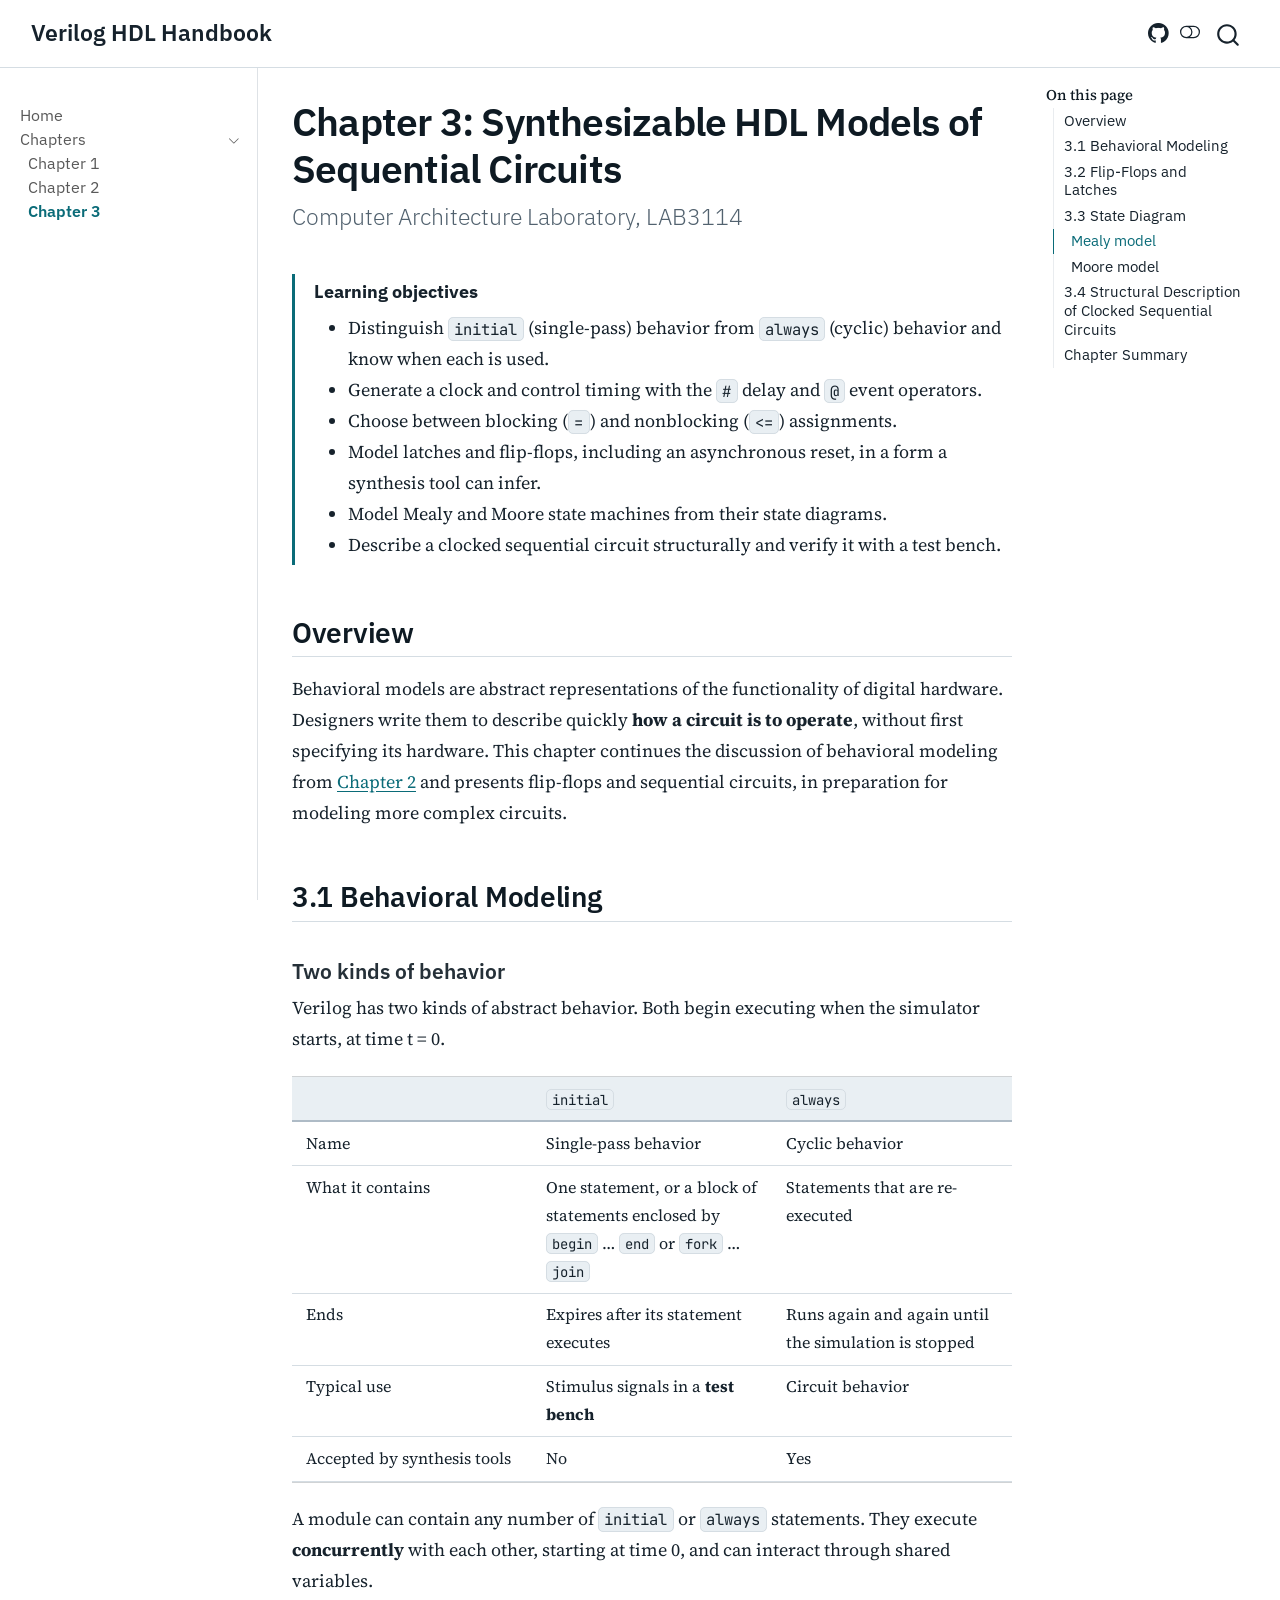
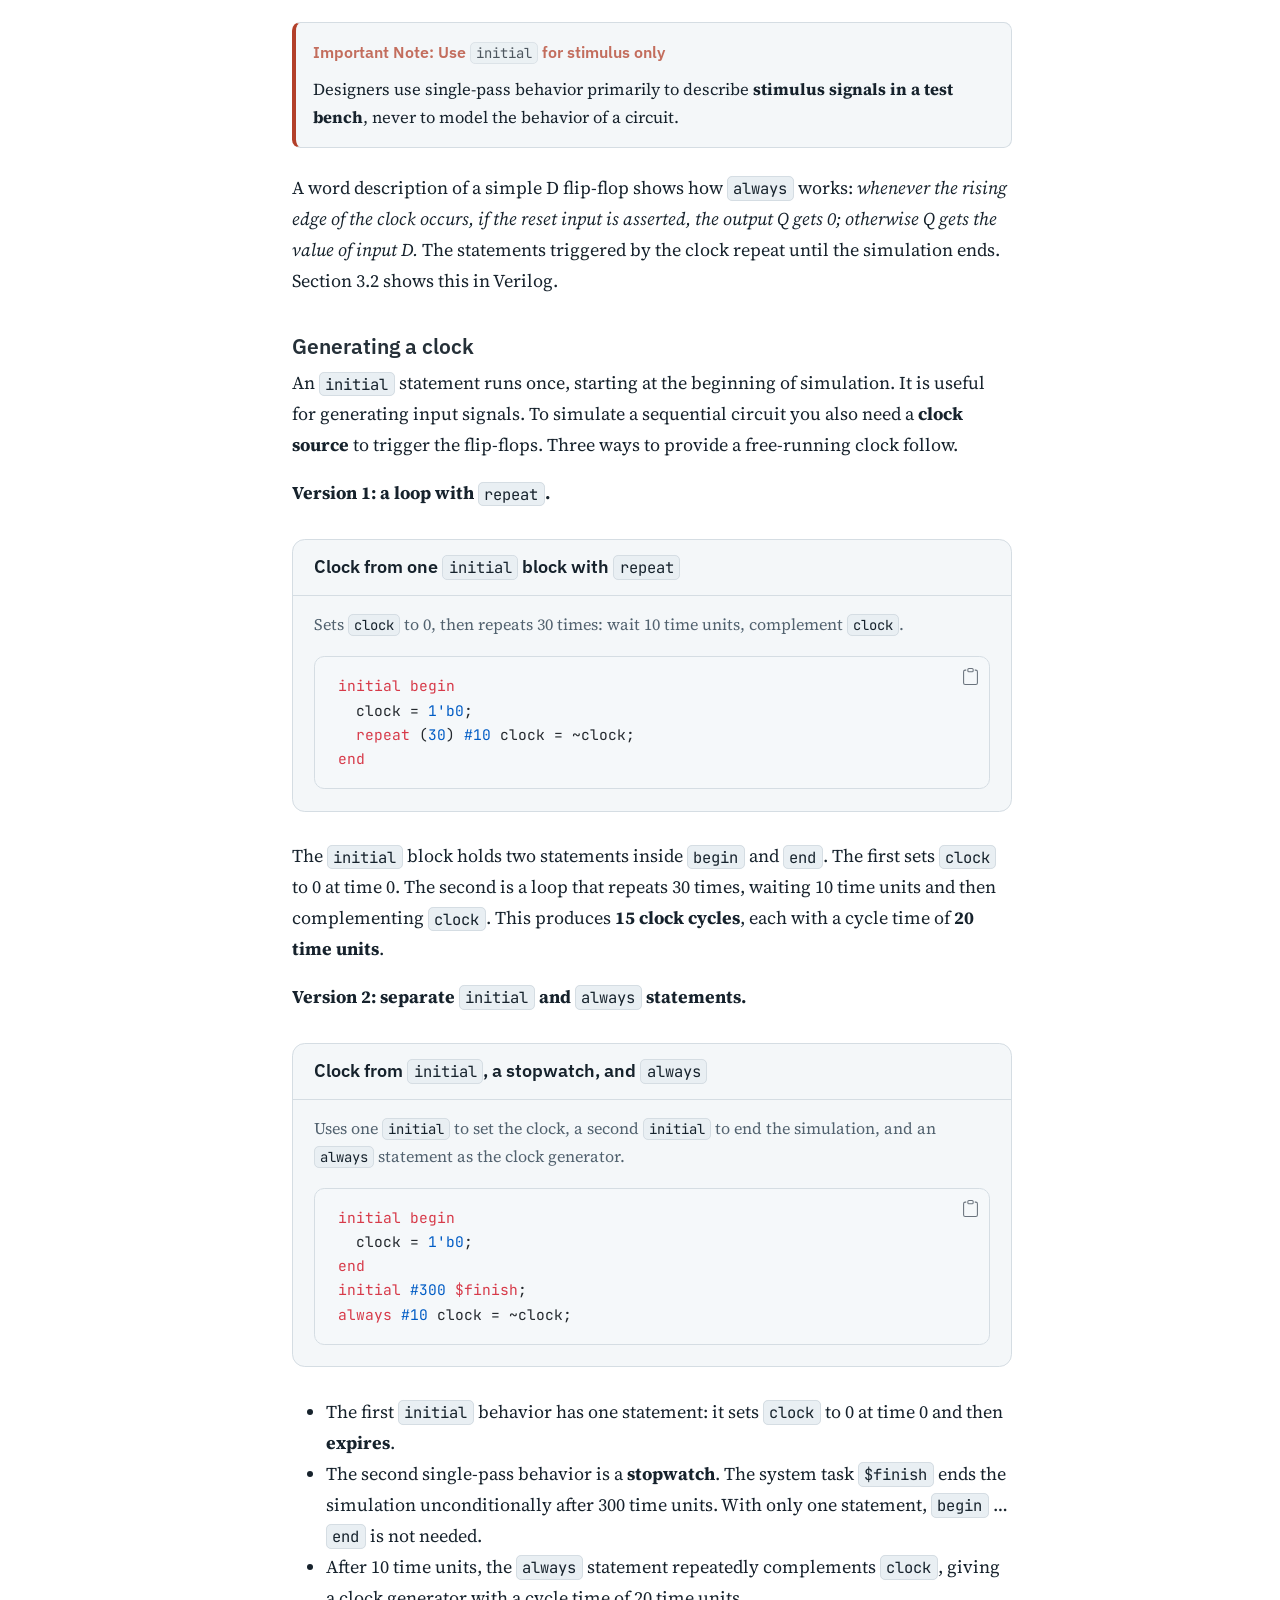
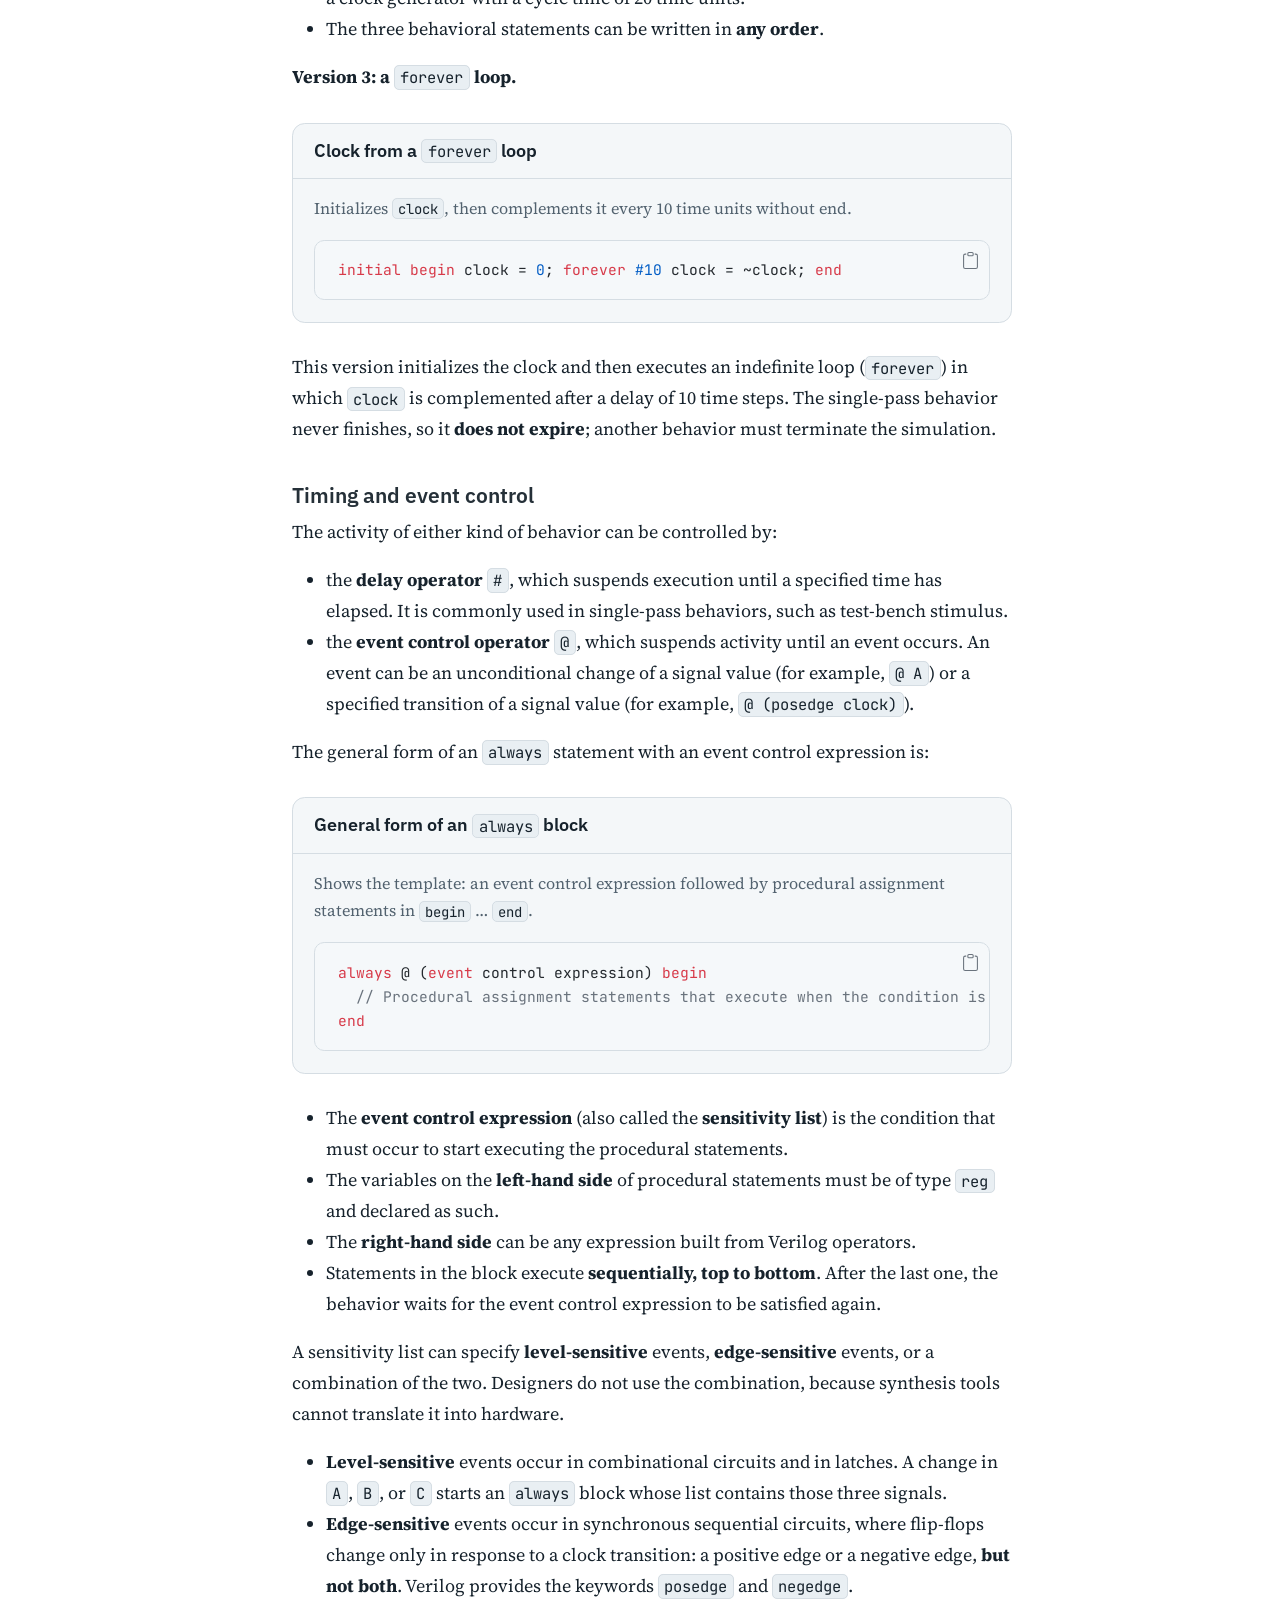
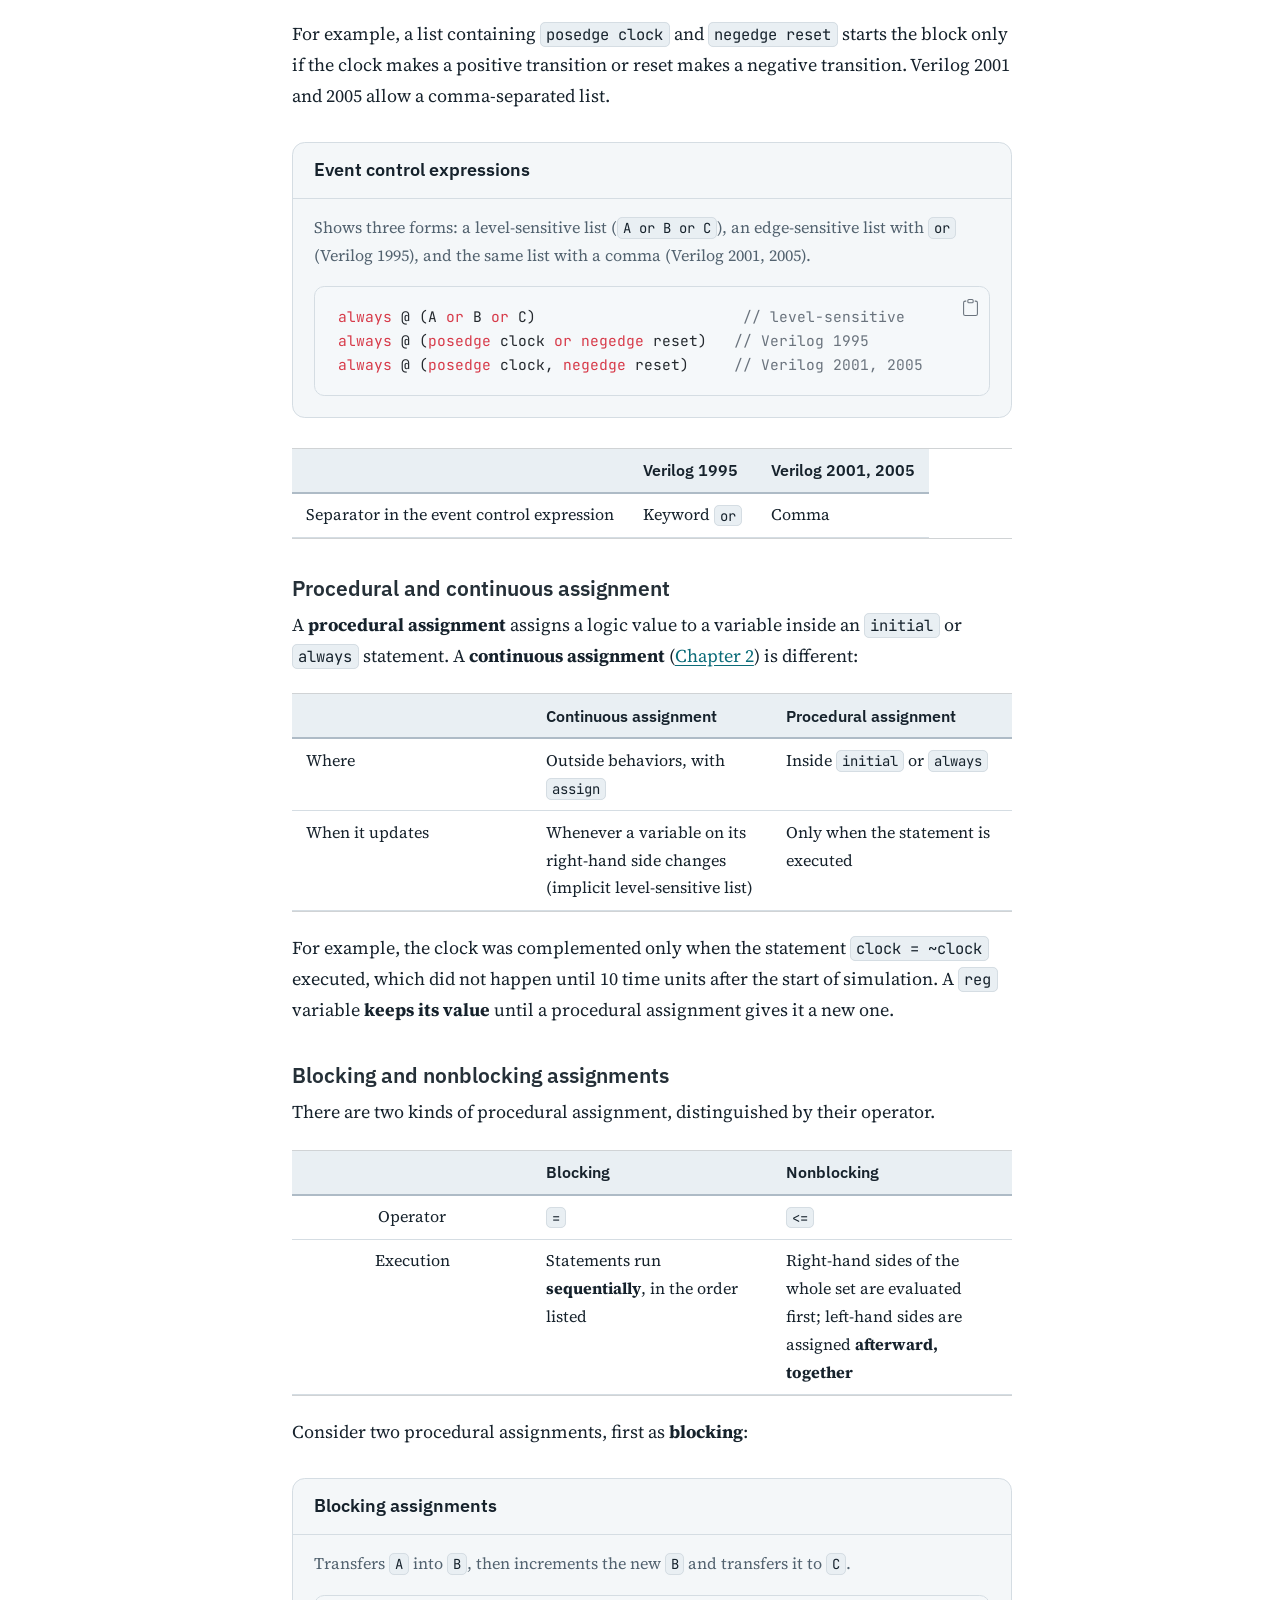
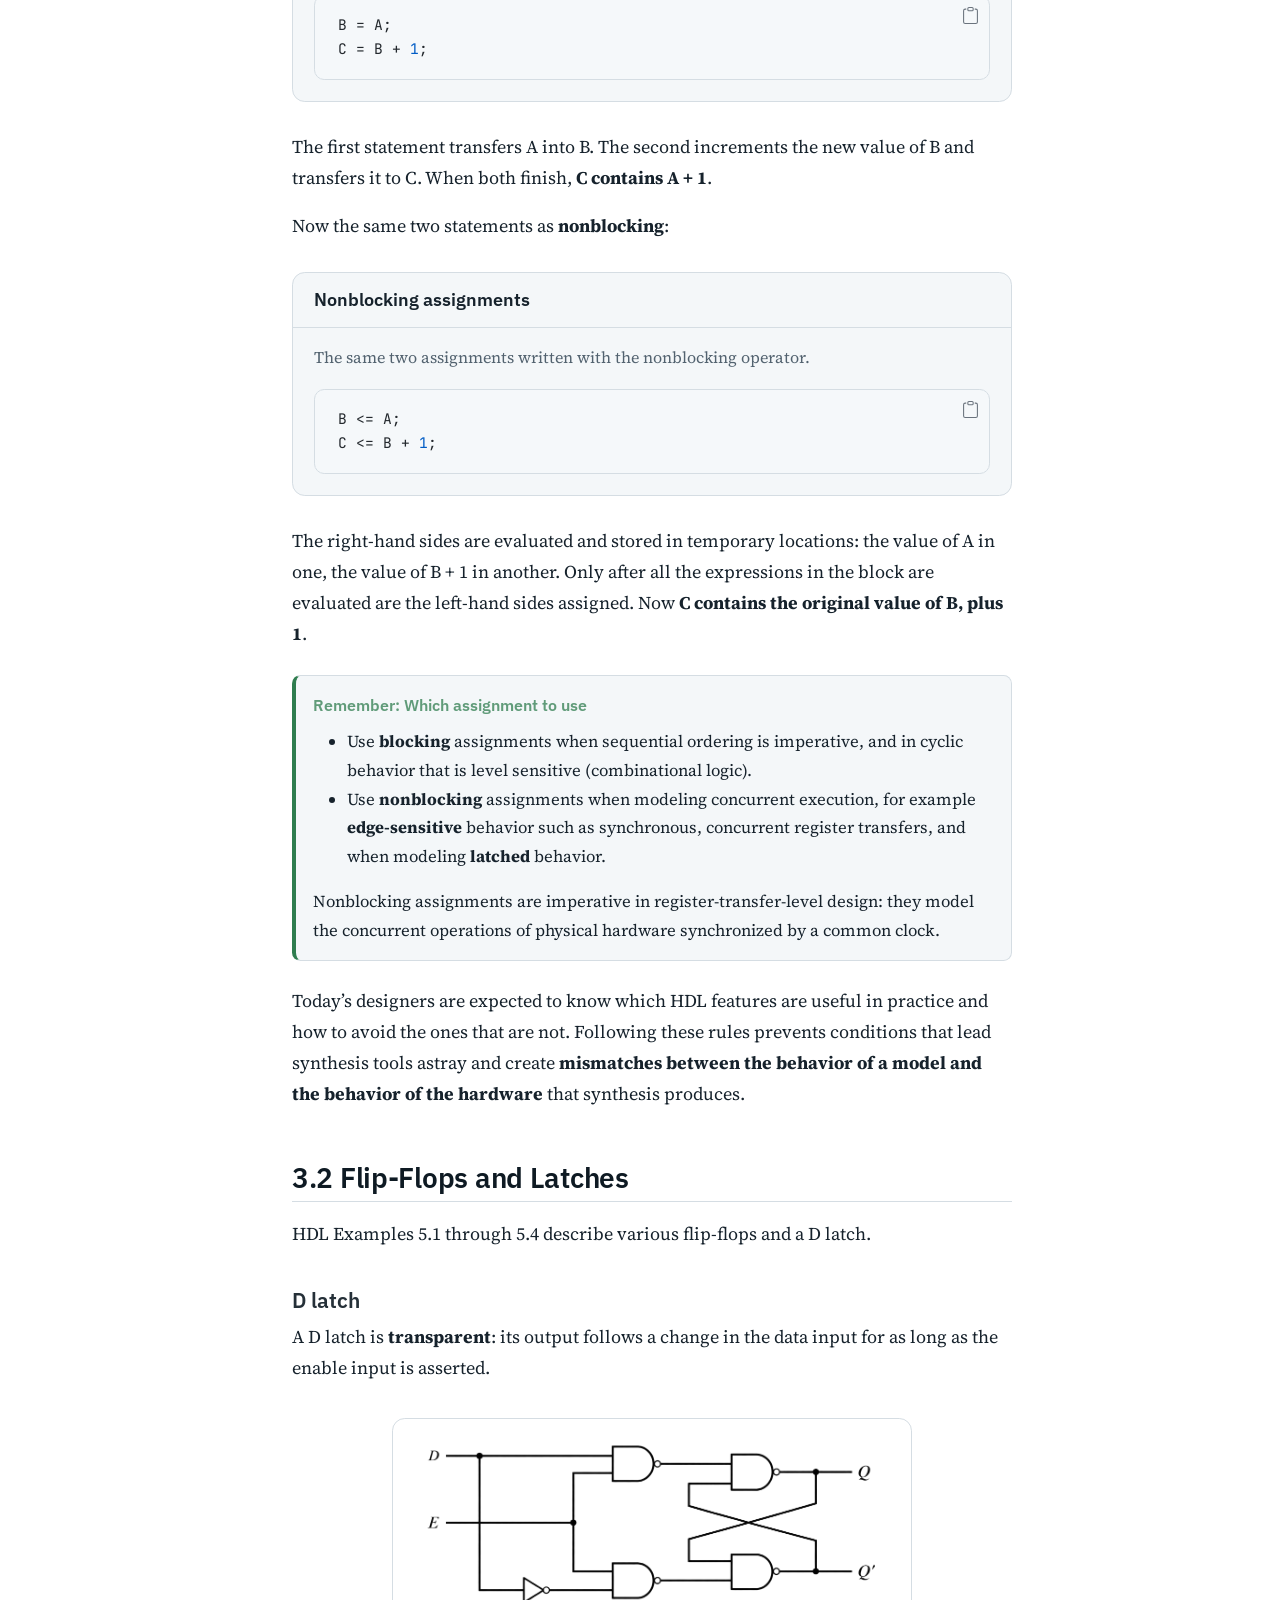
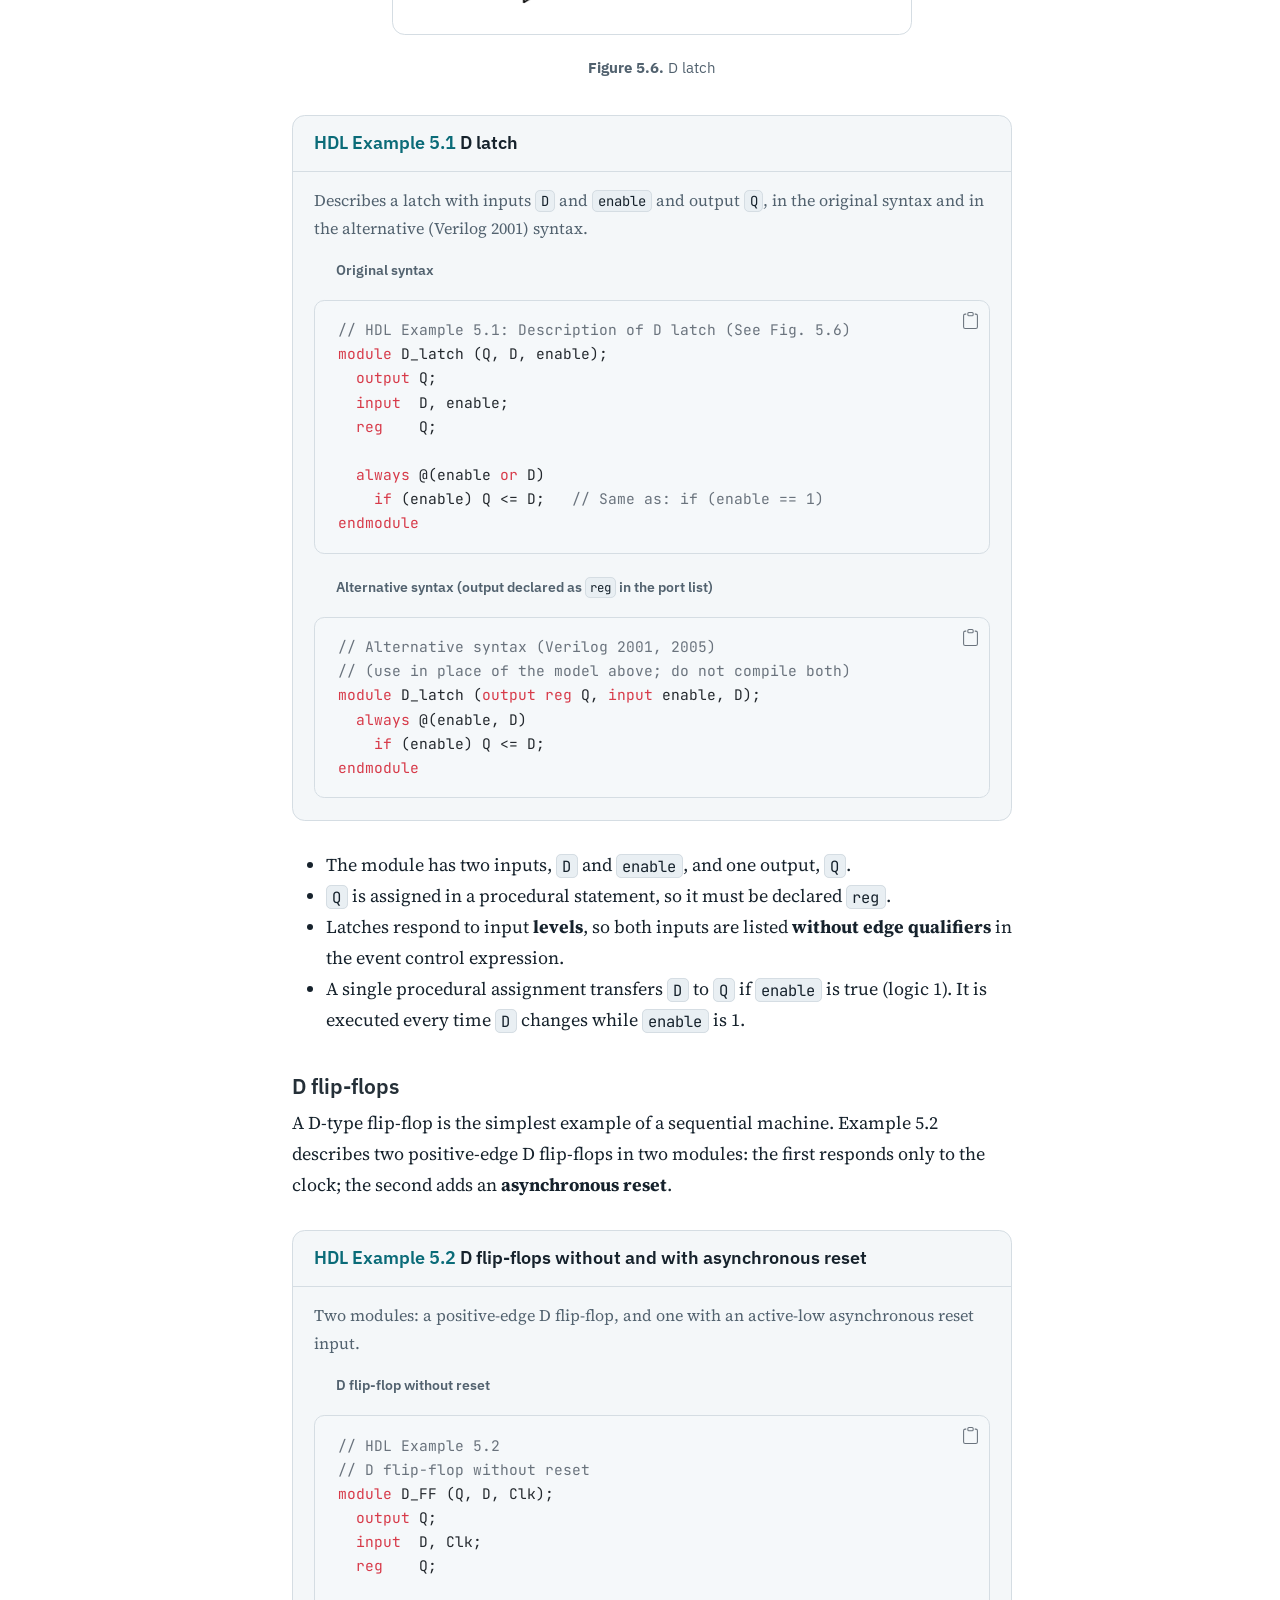
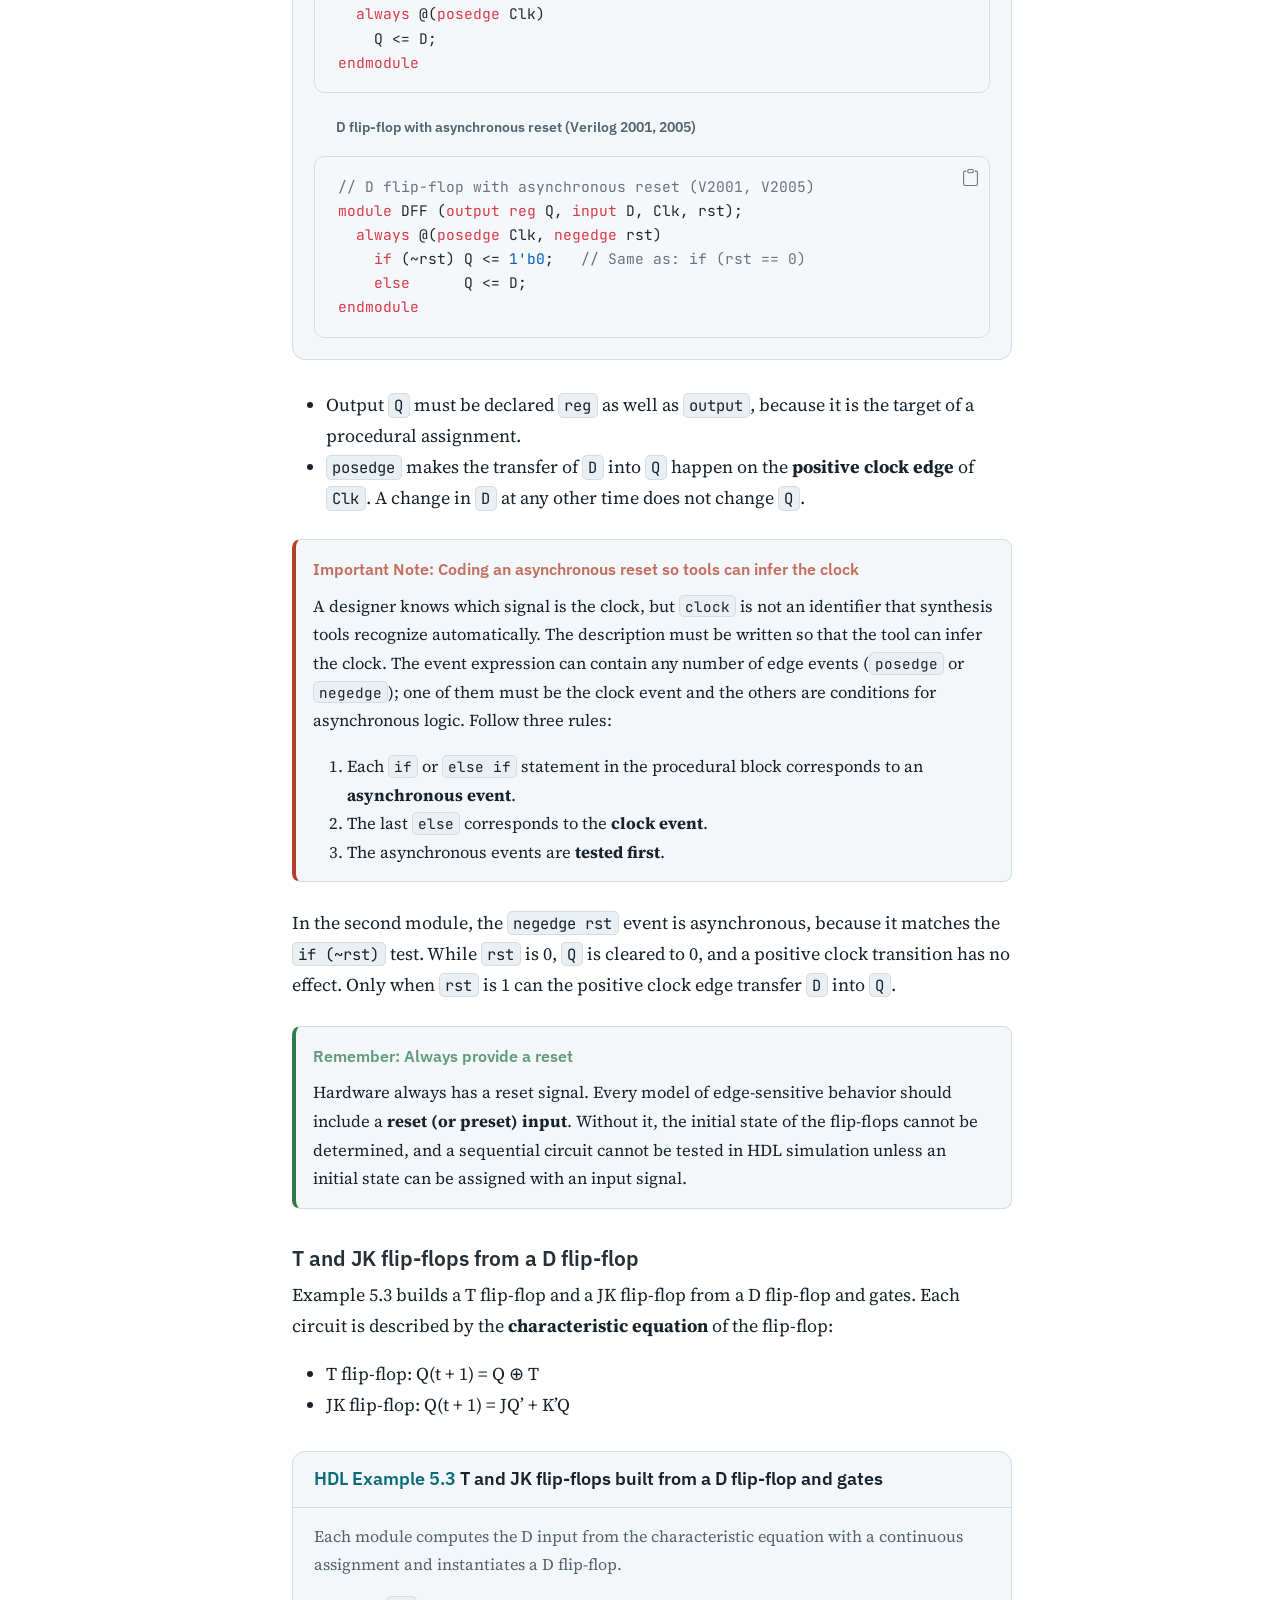
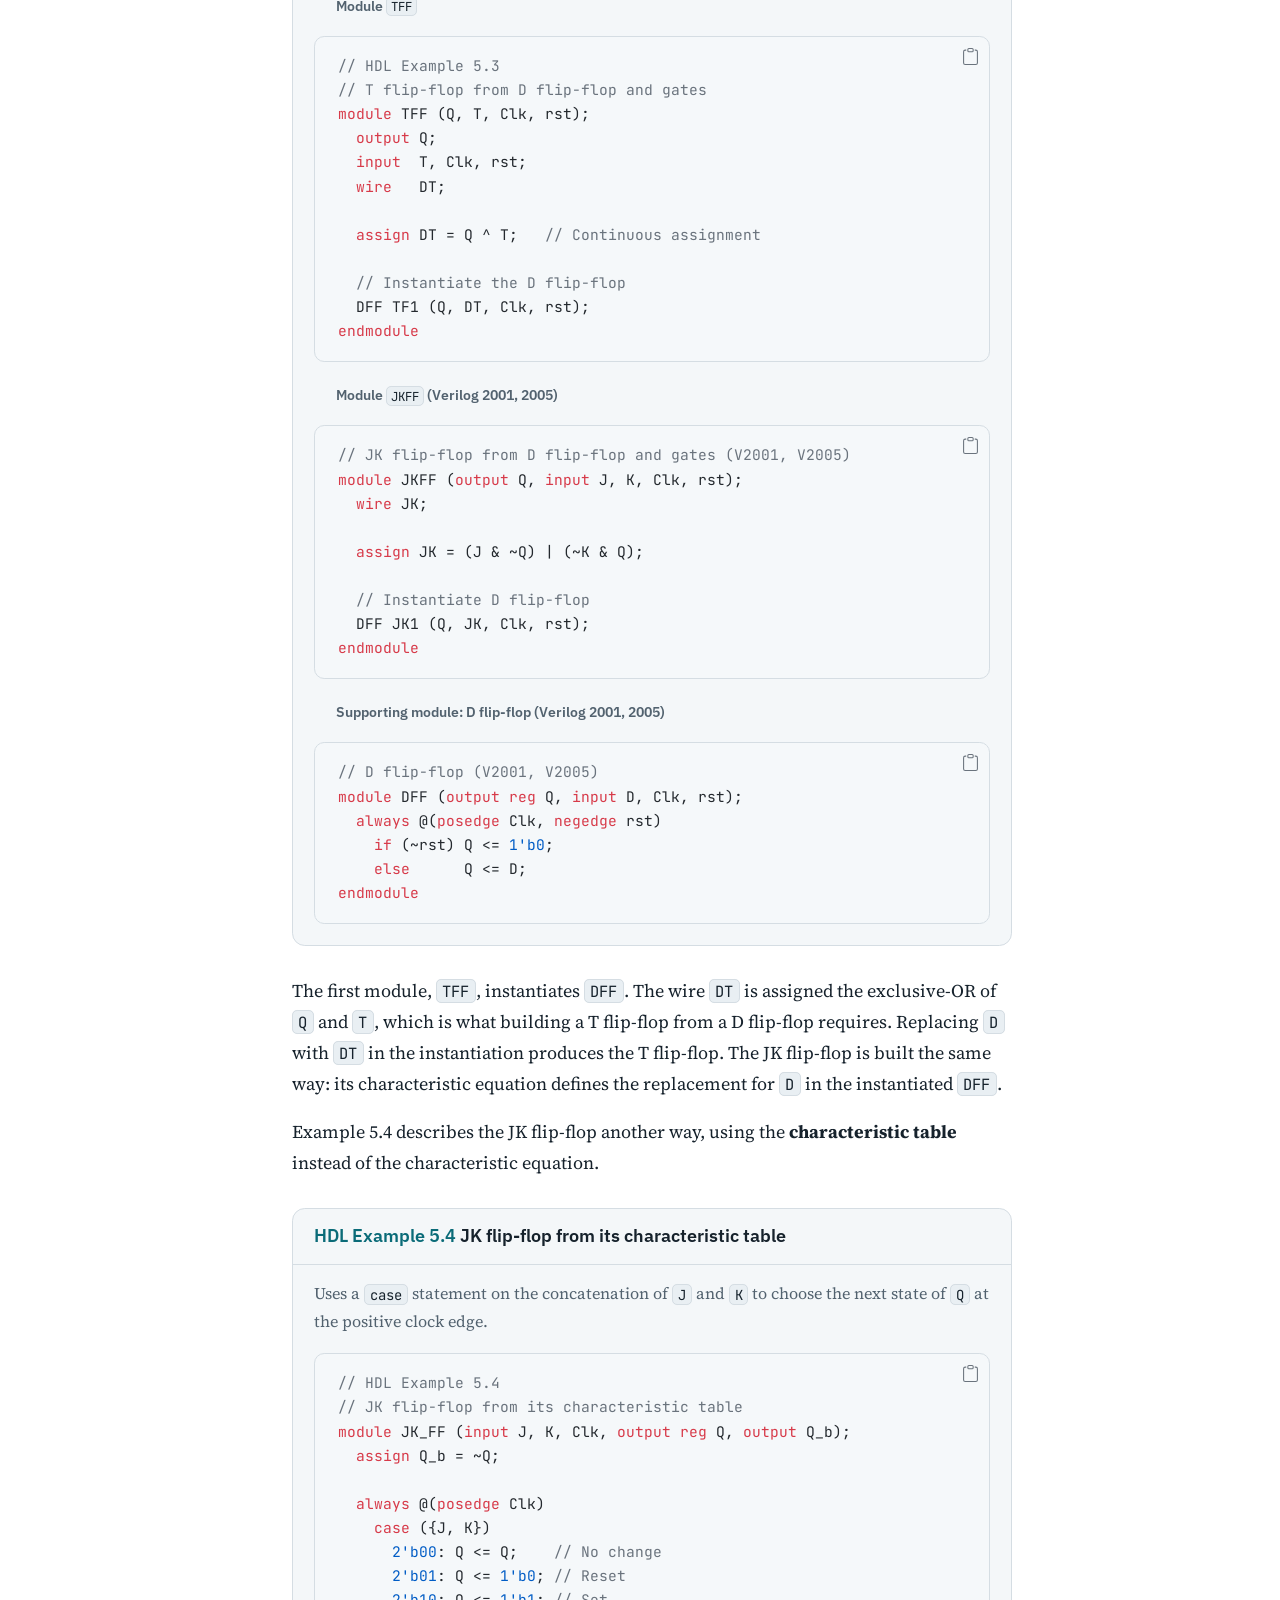
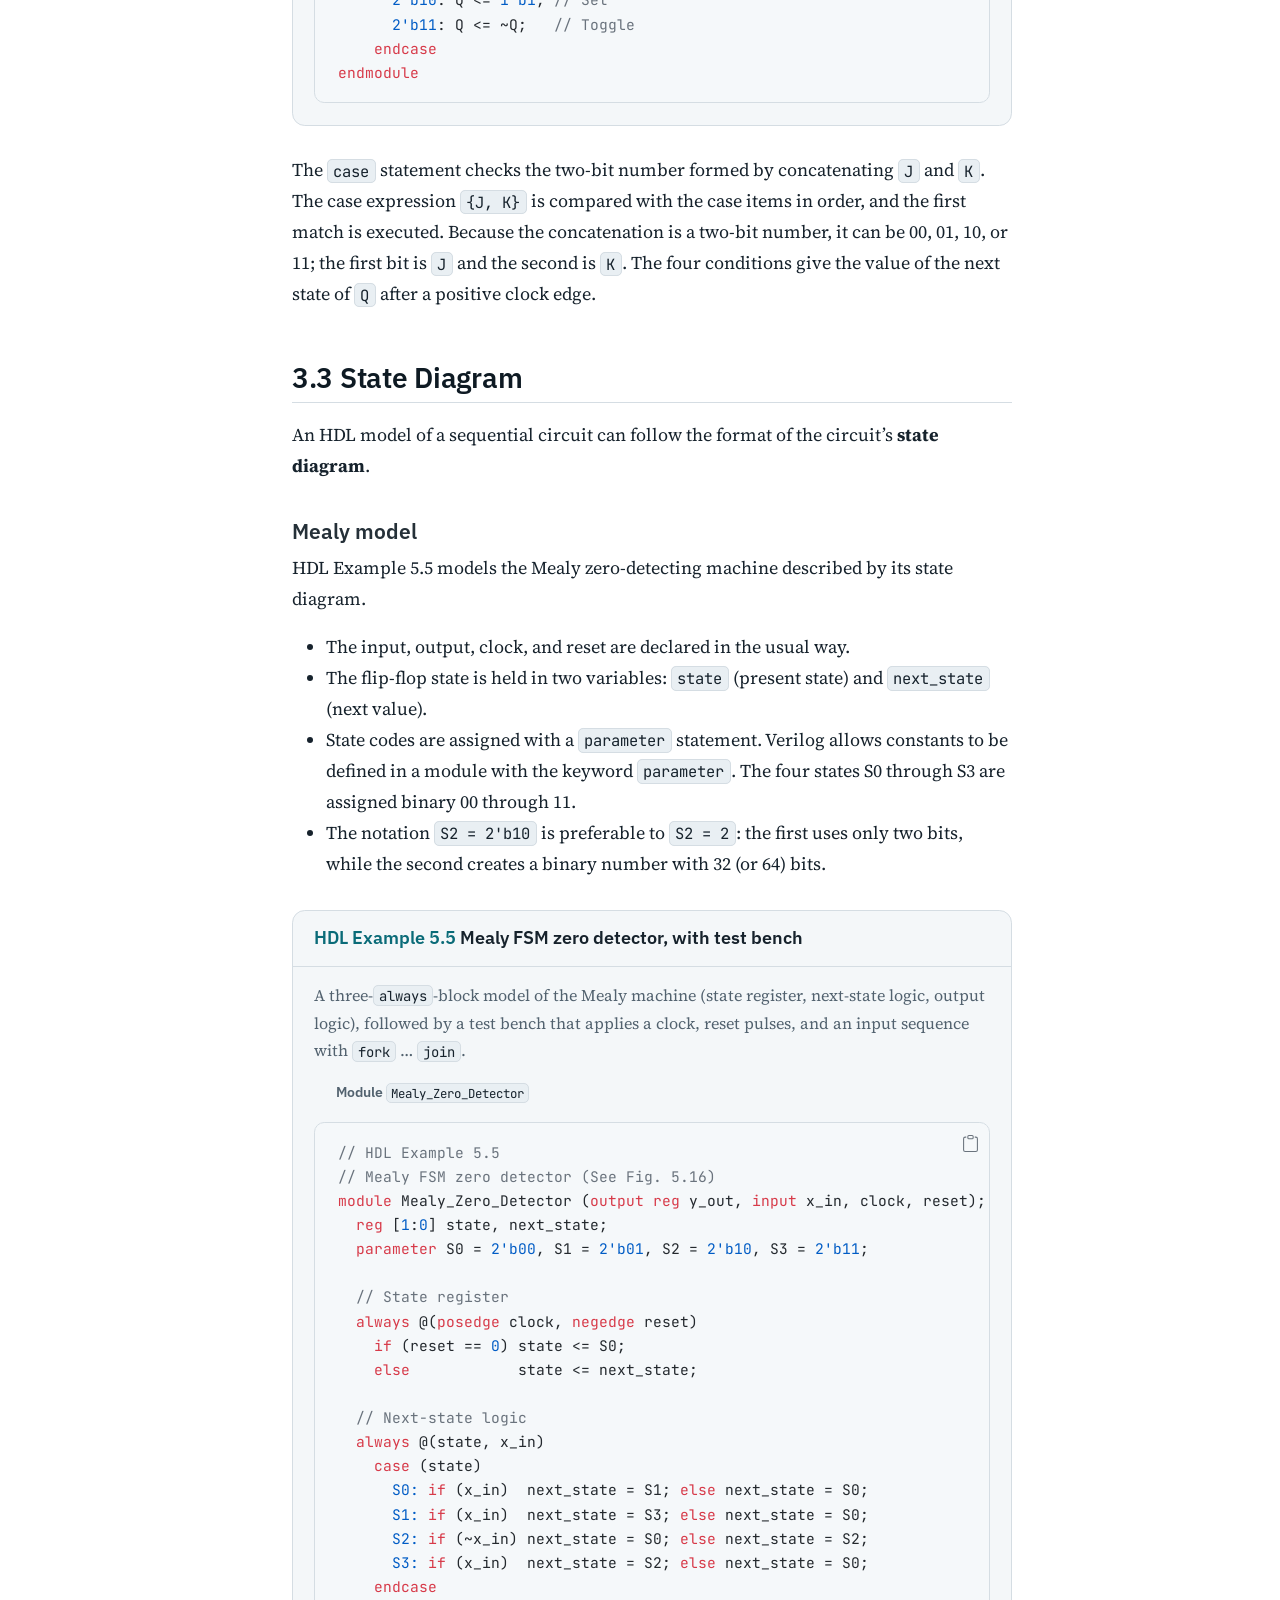
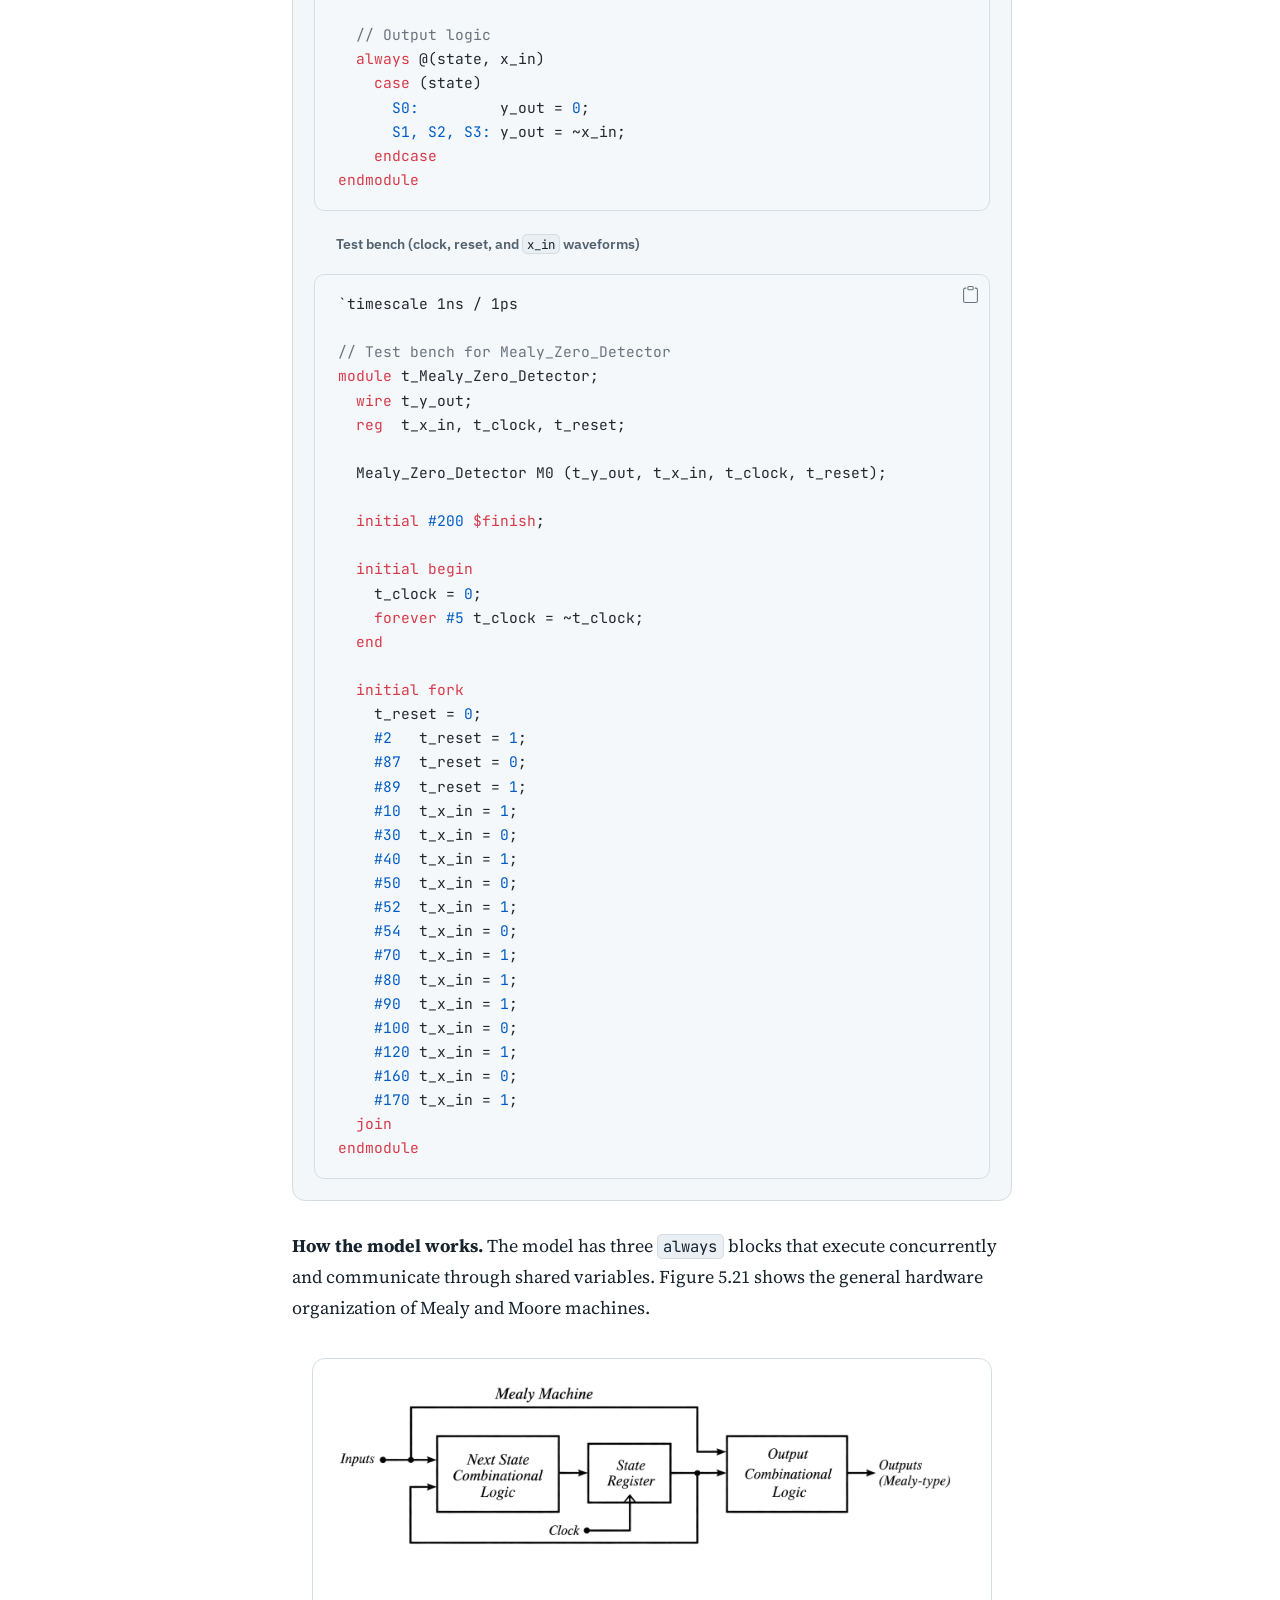
<file: chapters/03-sequential-circuit-models.html>
<!DOCTYPE html>
<html xmlns="http://www.w3.org/1999/xhtml" lang="en" xml:lang="en"><head>

<meta charset="utf-8">
<meta name="generator" content="quarto-1.11.9">

<meta name="viewport" content="width=device-width, initial-scale=1.0, user-scalable=yes">


<title>Chapter 3: Synthesizable HDL Models of Sequential Circuits – LAB3114</title>
<style>
/* Default styles provided by pandoc.
** See https://pandoc.org/MANUAL.html#variables-for-html for config info.
*/
span.smallcaps{font-variant: small-caps;}
div.columns{display: flex; gap: 1.5em;}
div.column{flex: auto;}
@media screen {
div.columns{gap: min(4vw, 1.5em);}
div.column{overflow-x: auto;}
}
div.hanging-indent{margin-left: 1.5em; text-indent: -1.5em;}
ul.task-list{list-style: none;}
ul.task-list li input[type="checkbox"] {
  width: 0.8em;
  margin: 0 0.8em 0.2em -1em; /* quarto-specific, see https://github.com/quarto-dev/quarto-cli/issues/4556 */ 
  vertical-align: middle;
}
/* CSS for syntax highlighting */
html { -webkit-text-size-adjust: 100%; }
pre > code.sourceCode { white-space: pre; position: relative; }
pre > code.sourceCode > span { display: inline-block; line-height: 1.25; }
pre > code.sourceCode > span:empty { height: 1.2em; }
.sourceCode { overflow: visible; }
code.sourceCode > span { color: inherit; text-decoration: inherit; }
div.sourceCode { margin: 1em 0; }
pre.sourceCode { margin: 0; }
@media screen {
div.sourceCode { overflow: auto; }
}
@media print {
pre > code.sourceCode { white-space: pre-wrap; }
pre > code.sourceCode > span { text-indent: -5em; padding-left: 5em; }
}
pre.numberSource code
  { counter-reset: source-line 0; }
pre.numberSource code > span
  { position: relative; left: -4em; counter-increment: source-line; }
pre.numberSource code > span > a:first-child::before
  { content: counter(source-line);
    position: relative; left: -1em; text-align: right; vertical-align: baseline;
    border: none; display: inline-block;
    -webkit-touch-callout: none; -webkit-user-select: none;
    -khtml-user-select: none; -moz-user-select: none;
    -ms-user-select: none; user-select: none;
    padding: 0 4px; width: 4em;
  }
pre.numberSource { margin-left: 3em;  padding-left: 4px; }
div.sourceCode
  {   }
@media screen {
pre > code.sourceCode > span > a:first-child::before { text-decoration: underline; }
}
</style>


<script src="../site_libs/quarto-nav/quarto-nav.js"></script>
<script src="../site_libs/clipboard/clipboard.min.js"></script>
<script src="../site_libs/quarto-search/autocomplete.umd.js"></script>
<script src="../site_libs/quarto-search/fuse.min.js"></script>
<script src="../site_libs/quarto-search/quarto-search.js"></script>
<meta name="quarto:offset" content="../">
<link href="../chapters/02-combinational-circuit-models.html" rel="prev">
<link href="../assets/favicon.svg" rel="icon" type="image/svg+xml">
<script src="../site_libs/quarto-html/quarto.js" type="module"></script>
<script src="../site_libs/quarto-html/tabsets/tabsets.js" type="module"></script>
<script src="../site_libs/quarto-html/scrollable-regions/scrollable-regions.js" type="module"></script>
<script src="../site_libs/quarto-html/popper.min.js"></script>
<script src="../site_libs/quarto-html/tippy.umd.min.js"></script>
<script src="../site_libs/quarto-html/anchor.min.js"></script>
<link href="../site_libs/quarto-html/tippy.css" rel="stylesheet">
<link href="../site_libs/quarto-html/quarto-syntax-highlighting-4c2e2814ce9a857492911c1eaac7bc64.css" rel="stylesheet" class="quarto-color-scheme" id="quarto-text-highlighting-styles">
<link href="../site_libs/quarto-html/quarto-syntax-highlighting-dark-7191fb07fbc61ba70e96a6186d89682a.css" rel="stylesheet" class="quarto-color-scheme quarto-color-alternate" id="quarto-text-highlighting-styles">
<link href="../site_libs/quarto-html/quarto-syntax-highlighting-4c2e2814ce9a857492911c1eaac7bc64.css" rel="stylesheet" class="quarto-color-scheme-extra" id="quarto-text-highlighting-styles">
<script src="../site_libs/bootstrap/bootstrap.min.js"></script>
<link href="../site_libs/bootstrap/bootstrap-icons.css" rel="stylesheet">
<link href="../site_libs/bootstrap/bootstrap-150f6e08a313be43782d932bfb7aa735.min.css" rel="stylesheet" append-hash="true" class="quarto-color-scheme" id="quarto-bootstrap" data-mode="light">
<link href="../site_libs/bootstrap/bootstrap-dark-682cfce0fad481e7ee3e1723f0110cde.min.css" rel="stylesheet" append-hash="true" class="quarto-color-scheme quarto-color-alternate" id="quarto-bootstrap" data-mode="dark">
<link href="../site_libs/bootstrap/bootstrap-150f6e08a313be43782d932bfb7aa735.min.css" rel="stylesheet" append-hash="true" class="quarto-color-scheme-extra" id="quarto-bootstrap" data-mode="light">
<script id="quarto-search-options" type="application/json">{
  "location": "navbar",
  "copy-button": false,
  "collapse-after": 3,
  "panel-placement": "end",
  "type": "overlay",
  "limit": 50,
  "keyboard-shortcut": [
    "f",
    "/",
    "s"
  ],
  "language": {
    "search-no-results-text": "No results",
    "search-matching-documents-text": "matching documents",
    "search-copy-link-title": "Copy link to search",
    "search-hide-matches-text": "Hide additional matches",
    "search-more-match-text": "more match in this document",
    "search-more-matches-text": "more matches in this document",
    "search-clear-button-title": "Clear",
    "search-text-placeholder": "",
    "search-detached-cancel-button-title": "Cancel",
    "search-submit-button-title": "Submit",
    "search-label": "Search"
  }
}</script>
<style>html{ scroll-behavior: smooth; }</style>
<link rel="preconnect" href="https://fonts.googleapis.com">

<link rel="preconnect" href="https://fonts.gstatic.com" crossorigin="">

<link href="https://fonts.googleapis.com/css2?family=IBM+Plex+Sans:wght@400;500;600&amp;family=JetBrains+Mono:wght@400;500&amp;family=Source+Serif+4:ital,opsz,wght@0,8..60,400;0,8..60,600;1,8..60,400&amp;display=swap" rel="stylesheet">



</head>

<body class="nav-sidebar docked nav-fixed quarto-light"><a id="quarto-skip-link" class="visually-hidden-focusable" href="#quarto-document-content">Skip to main content</a><script id="quarto-html-before-body" type="application/javascript">
    const toggleBodyColorMode = (bsSheetEl) => {
      const mode = bsSheetEl.getAttribute("data-mode");
      const bodyEl = window.document.querySelector("body");
      if (mode === "dark") {
        bodyEl.classList.add("quarto-dark");
        bodyEl.classList.remove("quarto-light");
      } else {
        bodyEl.classList.add("quarto-light");
        bodyEl.classList.remove("quarto-dark");
      }
    }
    const toggleBodyColorPrimary = () => {
      const bsSheetEl = window.document.querySelector("link#quarto-bootstrap:not([rel=disabled-stylesheet])");
      if (bsSheetEl) {
        toggleBodyColorMode(bsSheetEl);
      }
    }
    const setColorSchemeToggle = (alternate) => {
      const toggles = window.document.querySelectorAll('.quarto-color-scheme-toggle');
      for (let i=0; i < toggles.length; i++) {
        const toggle = toggles[i];
        if (toggle) {
          toggle.setAttribute("aria-checked", alternate ? "true" : "false");
          if (alternate) {
            toggle.classList.add("alternate");
          } else {
            toggle.classList.remove("alternate");
          }
        }
      }
    };
    const toggleColorMode = (alternate) => {
      // Switch the stylesheets
      const primaryStylesheets = window.document.querySelectorAll('link.quarto-color-scheme:not(.quarto-color-alternate)');
      const alternateStylesheets = window.document.querySelectorAll('link.quarto-color-scheme.quarto-color-alternate');
      manageTransitions('#quarto-margin-sidebar .nav-link', false);
      if (alternate) {
        // note: dark is layered on light, we don't disable primary!
        enableStylesheet(alternateStylesheets);
        for (const sheetNode of alternateStylesheets) {
          if (sheetNode.id === "quarto-bootstrap") {
            toggleBodyColorMode(sheetNode);
          }
        }
      } else {
        disableStylesheet(alternateStylesheets);
        enableStylesheet(primaryStylesheets)
        toggleBodyColorPrimary();
      }
      manageTransitions('#quarto-margin-sidebar .nav-link', true);
      // Switch the toggles
      setColorSchemeToggle(alternate)
    }
    // Hack to workaround the fact that safari doesn't
    // properly recolor the scrollbar when toggling (#1455).
    // Not run on load: stylesheets are set before first paint there, and
    // scrolling would undo the scroll to a URL fragment (#14973).
    // The one pixel nudge keeps the reader where they were.
    const refreshSafariScrollbar = () => {
      if (navigator.userAgent.indexOf('Safari') > 0 && navigator.userAgent.indexOf('Chrome') == -1) {
        manageTransitions("body", false);
        const scrollY = window.scrollY;
        window.scrollTo(0, scrollY > 0 ? scrollY - 1 : 1);
        setTimeout(() => {
          window.scrollTo(0, scrollY);
          manageTransitions("body", true);
        }, 40);
      }
    }
    const disableStylesheet = (stylesheets) => {
      for (let i=0; i < stylesheets.length; i++) {
        const stylesheet = stylesheets[i];
        stylesheet.rel = 'disabled-stylesheet';
      }
    }
    const enableStylesheet = (stylesheets) => {
      for (let i=0; i < stylesheets.length; i++) {
        const stylesheet = stylesheets[i];
        if(stylesheet.rel !== 'stylesheet') { // for Chrome, which will still FOUC without this check
          stylesheet.rel = 'stylesheet';
        }
      }
    }
    const manageTransitions = (selector, allowTransitions) => {
      const els = window.document.querySelectorAll(selector);
      for (let i=0; i < els.length; i++) {
        const el = els[i];
        if (allowTransitions) {
          el.classList.remove('notransition');
        } else {
          el.classList.add('notransition');
        }
      }
    }
    const isFileUrl = () => {
      return window.location.protocol === 'file:';
    }
    const hasAlternateSentinel = () => {
      let styleSentinel = getColorSchemeSentinel();
      if (styleSentinel !== null) {
        return styleSentinel === "alternate";
      } else {
        return false;
      }
    }
    const setStyleSentinel = (alternate) => {
      const value = alternate ? "alternate" : "default";
      if (!isFileUrl()) {
        window.localStorage.setItem("quarto-color-scheme", value);
      } else {
        localAlternateSentinel = value;
      }
    }
    const getColorSchemeSentinel = () => {
      if (!isFileUrl()) {
        const storageValue = window.localStorage.getItem("quarto-color-scheme");
        return storageValue != null ? storageValue : localAlternateSentinel;
      } else {
        return localAlternateSentinel;
      }
    }
    const toggleGiscusIfUsed = (isAlternate, darkModeDefault) => {
      const baseTheme = document.querySelector('#giscus-base-theme')?.value ?? 'light';
      const alternateTheme = document.querySelector('#giscus-alt-theme')?.value ?? 'dark';
      let newTheme = '';
      if(authorPrefersDark) {
        newTheme = isAlternate ? baseTheme : alternateTheme;
      } else {
        newTheme = isAlternate ? alternateTheme : baseTheme;
      }
      const changeGiscusTheme = () => {
        // From: https://github.com/giscus/giscus/issues/336
        const sendMessage = (message) => {
          const iframe = document.querySelector('iframe.giscus-frame');
          if (!iframe) return;
          iframe.contentWindow.postMessage({ giscus: message }, 'https://giscus.app');
        }
        sendMessage({
          setConfig: {
            theme: newTheme
          }
        });
      }
      const isGiscussLoaded = window.document.querySelector('iframe.giscus-frame') !== null;
      if (isGiscussLoaded) {
        changeGiscusTheme();
      }
    };
    const authorPrefersDark = false;
    const queryPrefersDark = window.matchMedia('(prefers-color-scheme: dark)');
    const darkModeDefault = queryPrefersDark.matches;
      document.querySelector('link#quarto-text-highlighting-styles.quarto-color-scheme-extra').rel = 'disabled-stylesheet';
      document.querySelector('link#quarto-bootstrap.quarto-color-scheme-extra').rel = 'disabled-stylesheet';
    let localAlternateSentinel = darkModeDefault ? 'alternate' : 'default';
    // Dark / light mode switch
    window.quartoToggleColorScheme = () => {
      // Read the current dark / light value
      let toAlternate = !hasAlternateSentinel();
      toggleColorMode(toAlternate);
      refreshSafariScrollbar();
      setStyleSentinel(toAlternate);
      toggleGiscusIfUsed(toAlternate, darkModeDefault);
      window.dispatchEvent(new Event('resize'));
    };
    queryPrefersDark.addEventListener("change", e => {
      if(window.localStorage.getItem("quarto-color-scheme") !== null)
        return;
      const alternate = e.matches
      toggleColorMode(alternate);
      refreshSafariScrollbar();
      localAlternateSentinel = e.matches ? 'alternate' : 'default'; // this is used alongside local storage!
      toggleGiscusIfUsed(alternate, darkModeDefault);
    });
    // Switch to dark mode if need be
    if (hasAlternateSentinel()) {
      toggleColorMode(true);
    } else {
      toggleColorMode(false);
    }
  </script>

<div id="quarto-search-results"></div>
  <header id="quarto-header" class="headroom fixed-top">
    <nav class="navbar navbar-expand-lg " data-bs-theme="dark" aria-label="Site">
      <div class="navbar-container container-fluid">
      <div class="navbar-brand-container mx-auto">
    <a class="navbar-brand" href="../index.html">
    <span class="navbar-title">Verilog HDL Handbook</span>
    </a>
  </div>
        <div class="quarto-navbar-tools tools-end">
    <a href="https://github.com/vesalbargi/verilog-hdl-handbook" title="" class="quarto-navigation-tool px-1" aria-label="" target="_blank"><i class="bi bi-github"></i></a>
  <button type="button" role="switch" aria-checked="false" class="quarto-color-scheme-toggle quarto-navigation-tool  px-1" onclick="window.quartoToggleColorScheme(); return false;" title="Toggle dark mode" aria-label="Toggle dark mode"><i class="bi"></i></button>
</div>
          <div id="quarto-search" class="" title="Search"></div>
      </div> <!-- /container-fluid -->
    </nav>
  <nav class="quarto-secondary-nav" aria-label="Toolbar">
    <div class="container-fluid d-flex">
      <button type="button" class="quarto-btn-toggle btn" data-bs-toggle="collapse" role="button" data-bs-target=".quarto-sidebar-collapse-item" aria-controls="quarto-sidebar" aria-expanded="false" aria-label="Toggle sidebar navigation" onclick="if (window.quartoToggleHeadroom) { window.quartoToggleHeadroom(); }">
        <i class="bi bi-layout-text-sidebar-reverse"></i>
      </button>
        <a class="flex-grow-1 no-decor" data-bs-toggle="collapse" data-bs-target=".quarto-sidebar-collapse-item" onclick="if (window.quartoToggleHeadroom) { window.quartoToggleHeadroom(); }">      
          <h1 class="quarto-secondary-nav-title">Chapter 3: Synthesizable HDL Models of Sequential Circuits</h1>
        </a>     
    </div>
  </nav>
</header>
<!-- content -->
<div id="quarto-content" class="quarto-container page-columns page-rows-contents page-layout-article page-navbar">
<!-- sidebar -->
  <nav id="quarto-sidebar" class="sidebar collapse collapse-horizontal quarto-sidebar-collapse-item sidebar-navigation docked overflow-auto" aria-label="Section">
    <div class="sidebar-menu-container"> 
    <ul class="list-unstyled mt-1">
        <li class="sidebar-item">
  <div class="sidebar-item-container"> 
  <a href="../index.html" class="sidebar-item-text sidebar-link">
 <span class="menu-text">Home</span></a>
  </div>
</li>
        <li class="sidebar-item sidebar-item-section">
      <div class="sidebar-item-container"> 
            <button type="button" class="sidebar-item-text sidebar-item-toggle sidebar-link text-start" data-bs-toggle="collapse" data-bs-target="#quarto-sidebar-section-1" aria-controls="quarto-sidebar-section-1" aria-expanded="true">
 <span class="menu-text" id="quarto-sidebar-section-1-label">Chapters</span><i class="bi bi-chevron-right" aria-hidden="true"></i></button>
      </div>
      <ul id="quarto-sidebar-section-1" aria-labelledby="quarto-sidebar-section-1-label" class="collapse list-unstyled sidebar-section depth1 show">  
          <li class="sidebar-item">
  <div class="sidebar-item-container"> 
  <a href="../chapters/01-hardware-description-language.html" class="sidebar-item-text sidebar-link">
 <span class="menu-text">Chapter 1</span></a>
  </div>
</li>
          <li class="sidebar-item">
  <div class="sidebar-item-container"> 
  <a href="../chapters/02-combinational-circuit-models.html" class="sidebar-item-text sidebar-link">
 <span class="menu-text">Chapter 2</span></a>
  </div>
</li>
          <li class="sidebar-item">
  <div class="sidebar-item-container"> 
  <a href="../chapters/03-sequential-circuit-models.html" class="sidebar-item-text sidebar-link active">
 <span class="menu-text">Chapter 3</span></a>
  </div>
</li>
      </ul>
  </li>
    </ul>
    </div>
</nav>
<div id="quarto-sidebar-glass" class="quarto-sidebar-collapse-item" data-bs-toggle="collapse" data-bs-target=".quarto-sidebar-collapse-item"></div>
<!-- margin-sidebar -->
    <div id="quarto-margin-sidebar" class="sidebar margin-sidebar">
        <nav id="TOC" role="doc-toc" aria-labelledby="toc-title" class="toc-active">
    <h2 id="toc-title">On this page</h2>
   
  <ul>
  <li><a href="#overview" id="toc-overview" class="nav-link active" data-scroll-target="#overview">Overview</a></li>
  <li><a href="#behavioral-modeling" id="toc-behavioral-modeling" class="nav-link" data-scroll-target="#behavioral-modeling">3.1 Behavioral Modeling</a>
  <ul class="collapse">
  <li><a href="#two-kinds-of-behavior" id="toc-two-kinds-of-behavior" class="nav-link" data-scroll-target="#two-kinds-of-behavior">Two kinds of behavior</a></li>
  <li><a href="#generating-a-clock" id="toc-generating-a-clock" class="nav-link" data-scroll-target="#generating-a-clock">Generating a clock</a></li>
  <li><a href="#timing-and-event-control" id="toc-timing-and-event-control" class="nav-link" data-scroll-target="#timing-and-event-control">Timing and event control</a></li>
  <li><a href="#procedural-and-continuous-assignment" id="toc-procedural-and-continuous-assignment" class="nav-link" data-scroll-target="#procedural-and-continuous-assignment">Procedural and continuous assignment</a></li>
  <li><a href="#blocking-and-nonblocking-assignments" id="toc-blocking-and-nonblocking-assignments" class="nav-link" data-scroll-target="#blocking-and-nonblocking-assignments">Blocking and nonblocking assignments</a></li>
  </ul></li>
  <li><a href="#flip-flops-and-latches" id="toc-flip-flops-and-latches" class="nav-link" data-scroll-target="#flip-flops-and-latches">3.2 Flip-Flops and Latches</a>
  <ul class="collapse">
  <li><a href="#d-latch" id="toc-d-latch" class="nav-link" data-scroll-target="#d-latch">D latch</a></li>
  <li><a href="#d-flip-flops" id="toc-d-flip-flops" class="nav-link" data-scroll-target="#d-flip-flops">D flip-flops</a></li>
  <li><a href="#t-and-jk-flip-flops-from-a-d-flip-flop" id="toc-t-and-jk-flip-flops-from-a-d-flip-flop" class="nav-link" data-scroll-target="#t-and-jk-flip-flops-from-a-d-flip-flop">T and JK flip-flops from a D flip-flop</a></li>
  </ul></li>
  <li><a href="#state-diagram" id="toc-state-diagram" class="nav-link" data-scroll-target="#state-diagram">3.3 State Diagram</a>
  <ul class="collapse">
  <li><a href="#mealy-model" id="toc-mealy-model" class="nav-link" data-scroll-target="#mealy-model">Mealy model</a></li>
  <li><a href="#moore-model" id="toc-moore-model" class="nav-link" data-scroll-target="#moore-model">Moore model</a></li>
  </ul></li>
  <li><a href="#structural-description-of-clocked-sequential-circuits" id="toc-structural-description-of-clocked-sequential-circuits" class="nav-link" data-scroll-target="#structural-description-of-clocked-sequential-circuits">3.4 Structural Description of Clocked Sequential Circuits</a>
  <ul class="collapse">
  <li><a href="#two-models-of-the-same-machine" id="toc-two-models-of-the-same-machine" class="nav-link" data-scroll-target="#two-models-of-the-same-machine">Two models of the same machine</a></li>
  <li><a href="#how-the-counter-works" id="toc-how-the-counter-works" class="nav-link" data-scroll-target="#how-the-counter-works">How the counter works</a></li>
  <li><a href="#test-bench-and-results" id="toc-test-bench-and-results" class="nav-link" data-scroll-target="#test-bench-and-results">Test bench and results</a></li>
  </ul></li>
  <li><a href="#chapter-summary" id="toc-chapter-summary" class="nav-link" data-scroll-target="#chapter-summary">Chapter Summary</a></li>
  </ul>
</nav>
    </div>
<!-- main -->
<main class="content" id="quarto-document-content" tabindex="-1">


<header id="title-block-header" class="quarto-title-block default">
<div class="quarto-title">
<h1 class="title d-none d-lg-block">Chapter 3: Synthesizable HDL Models of Sequential Circuits</h1>
<p class="subtitle lead">Computer Architecture Laboratory, LAB3114</p>
</div>



<div class="quarto-title-meta">

    
  
    
  </div>
  


</header>


<!--
  Source: source pages 24-38.
  Figures: 5.6 (section 3.2), 5.21, 5.22 and 5.23 (section 3.3), 5.20 and 5.24 (section 3.4). Tables: none.
  Code placeholders: 14 examples / 23 code blocks.
  The source ends on page 38 in the middle of the alternative Toggle_flip_flop model of Example 5.7.
  Instructor-review items for this chapter are listed in instructor-review.md.
-->
<div class="lab-objectives">
<p><strong>Learning objectives</strong></p>
<ul>
<li>Distinguish <code>initial</code> (single-pass) behavior from <code>always</code> (cyclic) behavior and know when each is used.</li>
<li>Generate a clock and control timing with the <code>#</code> delay and <code>@</code> event operators.</li>
<li>Choose between blocking (<code>=</code>) and nonblocking (<code>&lt;=</code>) assignments.</li>
<li>Model latches and flip-flops, including an asynchronous reset, in a form a synthesis tool can infer.</li>
<li>Model Mealy and Moore state machines from their state diagrams.</li>
<li>Describe a clocked sequential circuit structurally and verify it with a test bench.</li>
</ul>
</div>
<section id="overview" class="level2">
<h2 class="anchored" data-anchor-id="overview">Overview</h2>
<!-- Unnumbered lead-in text that precedes section 3.1 in the source (page 24). -->
<p>Behavioral models are abstract representations of the functionality of digital hardware. Designers write them to describe quickly <strong>how a circuit is to operate</strong>, without first specifying its hardware. This chapter continues the discussion of behavioral modeling from <a href="../chapters/02-combinational-circuit-models.html">Chapter 2</a> and presents flip-flops and sequential circuits, in preparation for modeling more complex circuits.</p>
</section>
<section id="behavioral-modeling" class="level2">
<h2 class="anchored" data-anchor-id="behavioral-modeling">3.1 Behavioral Modeling</h2>
<section id="two-kinds-of-behavior" class="level3">
<h3 class="anchored" data-anchor-id="two-kinds-of-behavior">Two kinds of behavior</h3>
<p>Verilog has two kinds of abstract behavior. Both begin executing when the simulator starts, at time t = 0.</p>
<table class="caption-top table">
<colgroup>
<col style="width: 33%">
<col style="width: 33%">
<col style="width: 33%">
</colgroup>
<thead>
<tr class="header">
<th style="text-align: left;"></th>
<th style="text-align: left;"><code>initial</code></th>
<th style="text-align: left;"><code>always</code></th>
</tr>
</thead>
<tbody>
<tr class="odd">
<td style="text-align: left;">Name</td>
<td style="text-align: left;">Single-pass behavior</td>
<td style="text-align: left;">Cyclic behavior</td>
</tr>
<tr class="even">
<td style="text-align: left;">What it contains</td>
<td style="text-align: left;">One statement, or a block of statements enclosed by <code>begin</code> … <code>end</code> or <code>fork</code> … <code>join</code></td>
<td style="text-align: left;">Statements that are re-executed</td>
</tr>
<tr class="odd">
<td style="text-align: left;">Ends</td>
<td style="text-align: left;">Expires after its statement executes</td>
<td style="text-align: left;">Runs again and again until the simulation is stopped</td>
</tr>
<tr class="even">
<td style="text-align: left;">Typical use</td>
<td style="text-align: left;">Stimulus signals in a <strong>test bench</strong></td>
<td style="text-align: left;">Circuit behavior</td>
</tr>
<tr class="odd">
<td style="text-align: left;">Accepted by synthesis tools</td>
<td style="text-align: left;">No</td>
<td style="text-align: left;">Yes</td>
</tr>
</tbody>
</table>
<p>A module can contain any number of <code>initial</code> or <code>always</code> statements. They execute <strong>concurrently</strong> with each other, starting at time 0, and can interact through shared variables.</p>
<!-- TODO(instructor): the source says synthesis tools do not accept initial. Some modern FPGA tools do accept initial blocks for register initial values; consider whether to qualify this statement for your lab toolchain. -->
<div class="callout callout-style-simple callout-important no-icon callout-titled">
<div class="callout-header d-flex align-content-center">
<div class="callout-icon-container">
<i class="callout-icon no-icon"></i>
</div>
<div class="callout-title-container flex-fill">
<span class="screen-reader-only">Important</span>Important Note: Use <code>initial</code> for stimulus only
</div>
</div>
<div class="callout-body-container callout-body">
<p>Designers use single-pass behavior primarily to describe <strong>stimulus signals in a test bench</strong>, never to model the behavior of a circuit.</p>
</div>
</div>
<p>A word description of a simple D flip-flop shows how <code>always</code> works: <em>whenever the rising edge of the clock occurs, if the reset input is asserted, the output Q gets 0; otherwise Q gets the value of input D.</em> The statements triggered by the clock repeat until the simulation ends. Section 3.2 shows this in Verilog.</p>
</section>
<section id="generating-a-clock" class="level3">
<h3 class="anchored" data-anchor-id="generating-a-clock">Generating a clock</h3>
<p>An <code>initial</code> statement runs once, starting at the beginning of simulation. It is useful for generating input signals. To simulate a sequential circuit you also need a <strong>clock source</strong> to trigger the flip-flops. Three ways to provide a free-running clock follow.</p>
<p><strong>Version 1: a loop with <code>repeat</code>.</strong></p>
<div class="lab-example">
<div class="lab-example-head">
<p>Clock from one <code>initial</code> block with <code>repeat</code></p>
</div>
<p>Sets <code>clock</code> to 0, then repeats 30 times: wait 10 time units, complement <code>clock</code>.</p>
<div class="code-copy-outer-scaffold"><div class="sourceCode" id="cb1"><pre class="sourceCode verilog code-with-copy"><code class="sourceCode verilog"><span id="cb1-1"><a href="#cb1-1" aria-hidden="true" tabindex="-1"></a><span class="kw">initial</span> <span class="kw">begin</span></span>
<span id="cb1-2"><a href="#cb1-2" aria-hidden="true" tabindex="-1"></a>  clock <span class="op">=</span> <span class="bn">1'b0</span><span class="op">;</span></span>
<span id="cb1-3"><a href="#cb1-3" aria-hidden="true" tabindex="-1"></a>  <span class="kw">repeat</span> <span class="op">(</span><span class="dv">30</span><span class="op">)</span> <span class="bn">#10</span> clock <span class="op">=</span> <span class="op">~</span>clock<span class="op">;</span></span>
<span id="cb1-4"><a href="#cb1-4" aria-hidden="true" tabindex="-1"></a><span class="kw">end</span></span></code></pre></div><button title="Copy to Clipboard" class="code-copy-button"><i class="bi"></i></button></div>
</div>
<p>The <code>initial</code> block holds two statements inside <code>begin</code> and <code>end</code>. The first sets <code>clock</code> to 0 at time 0. The second is a loop that repeats 30 times, waiting 10 time units and then complementing <code>clock</code>. This produces <strong>15 clock cycles</strong>, each with a cycle time of <strong>20 time units</strong>.</p>
<p><strong>Version 2: separate <code>initial</code> and <code>always</code> statements.</strong></p>
<div class="lab-example">
<div class="lab-example-head">
<p>Clock from <code>initial</code>, a stopwatch, and <code>always</code></p>
</div>
<p>Uses one <code>initial</code> to set the clock, a second <code>initial</code> to end the simulation, and an <code>always</code> statement as the clock generator.</p>
<div class="code-copy-outer-scaffold"><div class="sourceCode" id="cb2"><pre class="sourceCode verilog code-with-copy"><code class="sourceCode verilog"><span id="cb2-1"><a href="#cb2-1" aria-hidden="true" tabindex="-1"></a><span class="kw">initial</span> <span class="kw">begin</span></span>
<span id="cb2-2"><a href="#cb2-2" aria-hidden="true" tabindex="-1"></a>  clock <span class="op">=</span> <span class="bn">1'b0</span><span class="op">;</span></span>
<span id="cb2-3"><a href="#cb2-3" aria-hidden="true" tabindex="-1"></a><span class="kw">end</span></span>
<span id="cb2-4"><a href="#cb2-4" aria-hidden="true" tabindex="-1"></a><span class="kw">initial</span> <span class="bn">#300</span> <span class="dt">$finish</span><span class="op">;</span></span>
<span id="cb2-5"><a href="#cb2-5" aria-hidden="true" tabindex="-1"></a><span class="kw">always</span> <span class="bn">#10</span> clock <span class="op">=</span> <span class="op">~</span>clock<span class="op">;</span></span></code></pre></div><button title="Copy to Clipboard" class="code-copy-button"><i class="bi"></i></button></div>
</div>
<ul>
<li>The first <code>initial</code> behavior has one statement: it sets <code>clock</code> to 0 at time 0 and then <strong>expires</strong>.</li>
<li>The second single-pass behavior is a <strong>stopwatch</strong>. The system task <code>$finish</code> ends the simulation unconditionally after 300 time units. With only one statement, <code>begin</code> … <code>end</code> is not needed.</li>
<li>After 10 time units, the <code>always</code> statement repeatedly complements <code>clock</code>, giving a clock generator with a cycle time of 20 time units.</li>
<li>The three behavioral statements can be written in <strong>any order</strong>.</li>
</ul>
<p><strong>Version 3: a <code>forever</code> loop.</strong></p>
<div class="lab-example">
<div class="lab-example-head">
<p>Clock from a <code>forever</code> loop</p>
</div>
<p>Initializes <code>clock</code>, then complements it every 10 time units without end.</p>
<div class="code-copy-outer-scaffold"><div class="sourceCode" id="cb3"><pre class="sourceCode verilog code-with-copy"><code class="sourceCode verilog"><span id="cb3-1"><a href="#cb3-1" aria-hidden="true" tabindex="-1"></a><span class="kw">initial</span> <span class="kw">begin</span> clock <span class="op">=</span> <span class="dv">0</span><span class="op">;</span> <span class="kw">forever</span> <span class="bn">#10</span> clock <span class="op">=</span> <span class="op">~</span>clock<span class="op">;</span> <span class="kw">end</span></span></code></pre></div><button title="Copy to Clipboard" class="code-copy-button"><i class="bi"></i></button></div>
</div>
<p>This version initializes the clock and then executes an indefinite loop (<code>forever</code>) in which <code>clock</code> is complemented after a delay of 10 time steps. The single-pass behavior never finishes, so it <strong>does not expire</strong>; another behavior must terminate the simulation.</p>
</section>
<section id="timing-and-event-control" class="level3">
<h3 class="anchored" data-anchor-id="timing-and-event-control">Timing and event control</h3>
<p>The activity of either kind of behavior can be controlled by:</p>
<ul>
<li>the <strong>delay operator <code>#</code></strong>, which suspends execution until a specified time has elapsed. It is commonly used in single-pass behaviors, such as test-bench stimulus.</li>
<li>the <strong>event control operator <code>@</code></strong>, which suspends activity until an event occurs. An event can be an unconditional change of a signal value (for example, <code>@ A</code>) or a specified transition of a signal value (for example, <code>@ (posedge clock)</code>).</li>
</ul>
<p>The general form of an <code>always</code> statement with an event control expression is:</p>
<div class="lab-example">
<div class="lab-example-head">
<p>General form of an <code>always</code> block</p>
</div>
<p>Shows the template: an event control expression followed by procedural assignment statements in <code>begin</code> … <code>end</code>.</p>
<div class="code-copy-outer-scaffold"><div class="sourceCode" id="cb4"><pre class="sourceCode verilog code-with-copy"><code class="sourceCode verilog"><span id="cb4-1"><a href="#cb4-1" aria-hidden="true" tabindex="-1"></a><span class="kw">always</span> <span class="op">@</span> <span class="op">(</span><span class="dt">event</span> control expression<span class="op">)</span> <span class="kw">begin</span></span>
<span id="cb4-2"><a href="#cb4-2" aria-hidden="true" tabindex="-1"></a>  <span class="co">// Procedural assignment statements that execute when the condition is met</span></span>
<span id="cb4-3"><a href="#cb4-3" aria-hidden="true" tabindex="-1"></a><span class="kw">end</span></span></code></pre></div><button title="Copy to Clipboard" class="code-copy-button"><i class="bi"></i></button></div>
</div>
<ul>
<li>The <strong>event control expression</strong> (also called the <strong>sensitivity list</strong>) is the condition that must occur to start executing the procedural statements.</li>
<li>The variables on the <strong>left-hand side</strong> of procedural statements must be of type <code>reg</code> and declared as such.</li>
<li>The <strong>right-hand side</strong> can be any expression built from Verilog operators.</li>
<li>Statements in the block execute <strong>sequentially, top to bottom</strong>. After the last one, the behavior waits for the event control expression to be satisfied again.</li>
</ul>
<p>A sensitivity list can specify <strong>level-sensitive</strong> events, <strong>edge-sensitive</strong> events, or a combination of the two. Designers do not use the combination, because synthesis tools cannot translate it into hardware.</p>
<ul>
<li><strong>Level-sensitive</strong> events occur in combinational circuits and in latches. A change in <code>A</code>, <code>B</code>, or <code>C</code> starts an <code>always</code> block whose list contains those three signals.</li>
<li><strong>Edge-sensitive</strong> events occur in synchronous sequential circuits, where flip-flops change only in response to a clock transition: a positive edge or a negative edge, <strong>but not both</strong>. Verilog provides the keywords <strong><code>posedge</code></strong> and <strong><code>negedge</code></strong>.</li>
</ul>
<p>For example, a list containing <code>posedge clock</code> and <code>negedge reset</code> starts the block only if the clock makes a positive transition or reset makes a negative transition. Verilog 2001 and 2005 allow a comma-separated list.</p>
<div class="lab-example">
<div class="lab-example-head">
<p>Event control expressions</p>
</div>
<p>Shows three forms: a level-sensitive list (<code>A or B or C</code>), an edge-sensitive list with <code>or</code> (Verilog 1995), and the same list with a comma (Verilog 2001, 2005).</p>
<div class="code-copy-outer-scaffold"><div class="sourceCode" id="cb5"><pre class="sourceCode verilog code-with-copy"><code class="sourceCode verilog"><span id="cb5-1"><a href="#cb5-1" aria-hidden="true" tabindex="-1"></a><span class="kw">always</span> <span class="op">@</span> <span class="op">(</span>A <span class="dt">or</span> B <span class="dt">or</span> C<span class="op">)</span>                       <span class="co">// level-sensitive</span></span>
<span id="cb5-2"><a href="#cb5-2" aria-hidden="true" tabindex="-1"></a><span class="kw">always</span> <span class="op">@</span> <span class="op">(</span><span class="kw">posedge</span> clock <span class="dt">or</span> <span class="kw">negedge</span> reset<span class="op">)</span>   <span class="co">// Verilog 1995</span></span>
<span id="cb5-3"><a href="#cb5-3" aria-hidden="true" tabindex="-1"></a><span class="kw">always</span> <span class="op">@</span> <span class="op">(</span><span class="kw">posedge</span> clock<span class="op">,</span> <span class="kw">negedge</span> reset<span class="op">)</span>     <span class="co">// Verilog 2001, 2005</span></span></code></pre></div><button title="Copy to Clipboard" class="code-copy-button"><i class="bi"></i></button></div>
</div>
<table class="caption-top table">
<thead>
<tr class="header">
<th style="text-align: left;"></th>
<th style="text-align: left;">Verilog 1995</th>
<th style="text-align: left;">Verilog 2001, 2005</th>
</tr>
</thead>
<tbody>
<tr class="odd">
<td style="text-align: left;">Separator in the event control expression</td>
<td style="text-align: left;">Keyword <code>or</code></td>
<td style="text-align: left;">Comma</td>
</tr>
</tbody>
</table>
</section>
<section id="procedural-and-continuous-assignment" class="level3">
<h3 class="anchored" data-anchor-id="procedural-and-continuous-assignment">Procedural and continuous assignment</h3>
<p>A <strong>procedural assignment</strong> assigns a logic value to a variable inside an <code>initial</code> or <code>always</code> statement. A <strong>continuous assignment</strong> (<a href="../chapters/02-combinational-circuit-models.html">Chapter 2</a>) is different:</p>
<table class="caption-top table">
<colgroup>
<col style="width: 33%">
<col style="width: 33%">
<col style="width: 33%">
</colgroup>
<thead>
<tr class="header">
<th style="text-align: left;"></th>
<th style="text-align: left;">Continuous assignment</th>
<th style="text-align: left;">Procedural assignment</th>
</tr>
</thead>
<tbody>
<tr class="odd">
<td style="text-align: left;">Where</td>
<td style="text-align: left;">Outside behaviors, with <code>assign</code></td>
<td style="text-align: left;">Inside <code>initial</code> or <code>always</code></td>
</tr>
<tr class="even">
<td style="text-align: left;">When it updates</td>
<td style="text-align: left;">Whenever a variable on its right-hand side changes (implicit level-sensitive list)</td>
<td style="text-align: left;">Only when the statement is executed</td>
</tr>
</tbody>
</table>
<p>For example, the clock was complemented only when the statement <code>clock = ~clock</code> executed, which did not happen until 10 time units after the start of simulation. A <code>reg</code> variable <strong>keeps its value</strong> until a procedural assignment gives it a new one.</p>
</section>
<section id="blocking-and-nonblocking-assignments" class="level3">
<h3 class="anchored" data-anchor-id="blocking-and-nonblocking-assignments">Blocking and nonblocking assignments</h3>
<p>There are two kinds of procedural assignment, distinguished by their operator.</p>
<table class="caption-top table">
<colgroup>
<col style="width: 33%">
<col style="width: 33%">
<col style="width: 33%">
</colgroup>
<thead>
<tr class="header">
<th style="text-align: center;"></th>
<th style="text-align: left;">Blocking</th>
<th style="text-align: left;">Nonblocking</th>
</tr>
</thead>
<tbody>
<tr class="odd">
<td style="text-align: center;">Operator</td>
<td style="text-align: left;"><code>=</code></td>
<td style="text-align: left;"><code>&lt;=</code></td>
</tr>
<tr class="even">
<td style="text-align: center;">Execution</td>
<td style="text-align: left;">Statements run <strong>sequentially</strong>, in the order listed</td>
<td style="text-align: left;">Right-hand sides of the whole set are evaluated first; left-hand sides are assigned <strong>afterward, together</strong></td>
</tr>
</tbody>
</table>
<p>Consider two procedural assignments, first as <strong>blocking</strong>:</p>
<div class="lab-example">
<div class="lab-example-head">
<p>Blocking assignments</p>
</div>
<p>Transfers <code>A</code> into <code>B</code>, then increments the new <code>B</code> and transfers it to <code>C</code>.</p>
<div class="code-copy-outer-scaffold"><div class="sourceCode" id="cb6"><pre class="sourceCode verilog code-with-copy"><code class="sourceCode verilog"><span id="cb6-1"><a href="#cb6-1" aria-hidden="true" tabindex="-1"></a>B <span class="op">=</span> A<span class="op">;</span></span>
<span id="cb6-2"><a href="#cb6-2" aria-hidden="true" tabindex="-1"></a>C <span class="op">=</span> B <span class="op">+</span> <span class="dv">1</span><span class="op">;</span></span></code></pre></div><button title="Copy to Clipboard" class="code-copy-button"><i class="bi"></i></button></div>
</div>
<p>The first statement transfers A into B. The second increments the new value of B and transfers it to C. When both finish, <strong>C contains A + 1</strong>.</p>
<p>Now the same two statements as <strong>nonblocking</strong>:</p>
<div class="lab-example">
<div class="lab-example-head">
<p>Nonblocking assignments</p>
</div>
<p>The same two assignments written with the nonblocking operator.</p>
<div class="code-copy-outer-scaffold"><div class="sourceCode" id="cb7"><pre class="sourceCode verilog code-with-copy"><code class="sourceCode verilog"><span id="cb7-1"><a href="#cb7-1" aria-hidden="true" tabindex="-1"></a>B <span class="op">&lt;=</span> A<span class="op">;</span></span>
<span id="cb7-2"><a href="#cb7-2" aria-hidden="true" tabindex="-1"></a>C <span class="op">&lt;=</span> B <span class="op">+</span> <span class="dv">1</span><span class="op">;</span></span></code></pre></div><button title="Copy to Clipboard" class="code-copy-button"><i class="bi"></i></button></div>
</div>
<p>The right-hand sides are evaluated and stored in temporary locations: the value of A in one, the value of B + 1 in another. Only after all the expressions in the block are evaluated are the left-hand sides assigned. Now <strong>C contains the original value of B, plus 1</strong>.</p>
<div class="callout callout-style-simple callout-tip no-icon callout-titled">
<div class="callout-header d-flex align-content-center">
<div class="callout-icon-container">
<i class="callout-icon no-icon"></i>
</div>
<div class="callout-title-container flex-fill">
<span class="screen-reader-only">Tip</span>Remember: Which assignment to use
</div>
</div>
<div class="callout-body-container callout-body">
<ul>
<li>Use <strong>blocking</strong> assignments when sequential ordering is imperative, and in cyclic behavior that is level sensitive (combinational logic).</li>
<li>Use <strong>nonblocking</strong> assignments when modeling concurrent execution, for example <strong>edge-sensitive</strong> behavior such as synchronous, concurrent register transfers, and when modeling <strong>latched</strong> behavior.</li>
</ul>
<p>Nonblocking assignments are imperative in register-transfer-level design: they model the concurrent operations of physical hardware synchronized by a common clock.</p>
</div>
</div>
<p>Today’s designers are expected to know which HDL features are useful in practice and how to avoid the ones that are not. Following these rules prevents conditions that lead synthesis tools astray and create <strong>mismatches between the behavior of a model and the behavior of the hardware</strong> that synthesis produces.</p>
</section>
</section>
<section id="flip-flops-and-latches" class="level2">
<h2 class="anchored" data-anchor-id="flip-flops-and-latches">3.2 Flip-Flops and Latches</h2>
<p>HDL Examples 5.1 through 5.4 describe various flip-flops and a D latch.</p>
<section id="d-latch" class="level3">
<h3 class="anchored" data-anchor-id="d-latch">D latch</h3>
<p>A D latch is <strong>transparent</strong>: its output follows a change in the data input for as long as the enable input is asserted.</p>
<div class="lab-figure lab-figure-sm">
<div class="quarto-figure quarto-figure-center">
<figure class="figure">
<p><img src="../figures/figure-5.6.png" class="img-fluid figure-img" alt="Logic diagram of a D latch with data input D, enable input, and output Q."></p>
<figcaption><strong>Figure 5.6.</strong> D latch</figcaption>
</figure>
</div>
</div>
<div class="lab-example">
<div class="lab-example-head">
<p><span class="lab-example-id">HDL Example 5.1</span> D latch</p>
</div>
<p>Describes a latch with inputs <code>D</code> and <code>enable</code> and output <code>Q</code>, in the original syntax and in the alternative (Verilog 2001) syntax.</p>
<p><span class="lab-code-label">Original syntax</span></p>
<div class="code-copy-outer-scaffold"><div class="sourceCode" id="cb8"><pre class="sourceCode verilog code-with-copy"><code class="sourceCode verilog"><span id="cb8-1"><a href="#cb8-1" aria-hidden="true" tabindex="-1"></a><span class="co">// HDL Example 5.1: Description of D latch (See Fig. 5.6)</span></span>
<span id="cb8-2"><a href="#cb8-2" aria-hidden="true" tabindex="-1"></a><span class="kw">module</span> D_latch <span class="op">(</span>Q<span class="op">,</span> D<span class="op">,</span> enable<span class="op">);</span></span>
<span id="cb8-3"><a href="#cb8-3" aria-hidden="true" tabindex="-1"></a>  <span class="dt">output</span> Q<span class="op">;</span></span>
<span id="cb8-4"><a href="#cb8-4" aria-hidden="true" tabindex="-1"></a>  <span class="dt">input</span>  D<span class="op">,</span> enable<span class="op">;</span></span>
<span id="cb8-5"><a href="#cb8-5" aria-hidden="true" tabindex="-1"></a>  <span class="dt">reg</span>    Q<span class="op">;</span></span>
<span id="cb8-6"><a href="#cb8-6" aria-hidden="true" tabindex="-1"></a></span>
<span id="cb8-7"><a href="#cb8-7" aria-hidden="true" tabindex="-1"></a>  <span class="kw">always</span> <span class="op">@(</span>enable <span class="dt">or</span> D<span class="op">)</span></span>
<span id="cb8-8"><a href="#cb8-8" aria-hidden="true" tabindex="-1"></a>    <span class="kw">if</span> <span class="op">(</span>enable<span class="op">)</span> Q <span class="op">&lt;=</span> D<span class="op">;</span>   <span class="co">// Same as: if (enable == 1)</span></span>
<span id="cb8-9"><a href="#cb8-9" aria-hidden="true" tabindex="-1"></a><span class="kw">endmodule</span></span></code></pre></div><button title="Copy to Clipboard" class="code-copy-button"><i class="bi"></i></button></div>
<p><span class="lab-code-label">Alternative syntax (output declared as <code>reg</code> in the port list)</span></p>
<div class="code-copy-outer-scaffold"><div class="sourceCode" id="cb9"><pre class="sourceCode verilog code-with-copy"><code class="sourceCode verilog"><span id="cb9-1"><a href="#cb9-1" aria-hidden="true" tabindex="-1"></a><span class="co">// Alternative syntax (Verilog 2001, 2005)</span></span>
<span id="cb9-2"><a href="#cb9-2" aria-hidden="true" tabindex="-1"></a><span class="co">// (use in place of the model above; do not compile both)</span></span>
<span id="cb9-3"><a href="#cb9-3" aria-hidden="true" tabindex="-1"></a><span class="kw">module</span> D_latch <span class="op">(</span><span class="dt">output</span> <span class="dt">reg</span> Q<span class="op">,</span> <span class="dt">input</span> enable<span class="op">,</span> D<span class="op">);</span></span>
<span id="cb9-4"><a href="#cb9-4" aria-hidden="true" tabindex="-1"></a>  <span class="kw">always</span> <span class="op">@(</span>enable<span class="op">,</span> D<span class="op">)</span></span>
<span id="cb9-5"><a href="#cb9-5" aria-hidden="true" tabindex="-1"></a>    <span class="kw">if</span> <span class="op">(</span>enable<span class="op">)</span> Q <span class="op">&lt;=</span> D<span class="op">;</span></span>
<span id="cb9-6"><a href="#cb9-6" aria-hidden="true" tabindex="-1"></a><span class="kw">endmodule</span></span></code></pre></div><button title="Copy to Clipboard" class="code-copy-button"><i class="bi"></i></button></div>
</div>
<ul>
<li>The module has two inputs, <code>D</code> and <code>enable</code>, and one output, <code>Q</code>.</li>
<li><code>Q</code> is assigned in a procedural statement, so it must be declared <code>reg</code>.</li>
<li>Latches respond to input <strong>levels</strong>, so both inputs are listed <strong>without edge qualifiers</strong> in the event control expression.</li>
<li>A single procedural assignment transfers <code>D</code> to <code>Q</code> if <code>enable</code> is true (logic 1). It is executed every time <code>D</code> changes while <code>enable</code> is 1.</li>
</ul>
</section>
<section id="d-flip-flops" class="level3">
<h3 class="anchored" data-anchor-id="d-flip-flops">D flip-flops</h3>
<p>A D-type flip-flop is the simplest example of a sequential machine. Example 5.2 describes two positive-edge D flip-flops in two modules: the first responds only to the clock; the second adds an <strong>asynchronous reset</strong>.</p>
<div class="lab-example">
<div class="lab-example-head">
<p><span class="lab-example-id">HDL Example 5.2</span> D flip-flops without and with asynchronous reset</p>
</div>
<p>Two modules: a positive-edge D flip-flop, and one with an active-low asynchronous reset input.</p>
<p><span class="lab-code-label">D flip-flop without reset</span></p>
<div class="code-copy-outer-scaffold"><div class="sourceCode" id="cb10"><pre class="sourceCode verilog code-with-copy"><code class="sourceCode verilog"><span id="cb10-1"><a href="#cb10-1" aria-hidden="true" tabindex="-1"></a><span class="co">// HDL Example 5.2</span></span>
<span id="cb10-2"><a href="#cb10-2" aria-hidden="true" tabindex="-1"></a><span class="co">// D flip-flop without reset</span></span>
<span id="cb10-3"><a href="#cb10-3" aria-hidden="true" tabindex="-1"></a><span class="kw">module</span> D_FF <span class="op">(</span>Q<span class="op">,</span> D<span class="op">,</span> Clk<span class="op">);</span></span>
<span id="cb10-4"><a href="#cb10-4" aria-hidden="true" tabindex="-1"></a>  <span class="dt">output</span> Q<span class="op">;</span></span>
<span id="cb10-5"><a href="#cb10-5" aria-hidden="true" tabindex="-1"></a>  <span class="dt">input</span>  D<span class="op">,</span> Clk<span class="op">;</span></span>
<span id="cb10-6"><a href="#cb10-6" aria-hidden="true" tabindex="-1"></a>  <span class="dt">reg</span>    Q<span class="op">;</span></span>
<span id="cb10-7"><a href="#cb10-7" aria-hidden="true" tabindex="-1"></a></span>
<span id="cb10-8"><a href="#cb10-8" aria-hidden="true" tabindex="-1"></a>  <span class="kw">always</span> <span class="op">@(</span><span class="kw">posedge</span> Clk<span class="op">)</span></span>
<span id="cb10-9"><a href="#cb10-9" aria-hidden="true" tabindex="-1"></a>    Q <span class="op">&lt;=</span> D<span class="op">;</span></span>
<span id="cb10-10"><a href="#cb10-10" aria-hidden="true" tabindex="-1"></a><span class="kw">endmodule</span></span></code></pre></div><button title="Copy to Clipboard" class="code-copy-button"><i class="bi"></i></button></div>
<p><span class="lab-code-label">D flip-flop with asynchronous reset (Verilog 2001, 2005)</span></p>
<div class="code-copy-outer-scaffold"><div class="sourceCode" id="cb11"><pre class="sourceCode verilog code-with-copy"><code class="sourceCode verilog"><span id="cb11-1"><a href="#cb11-1" aria-hidden="true" tabindex="-1"></a><span class="co">// D flip-flop with asynchronous reset (V2001, V2005)</span></span>
<span id="cb11-2"><a href="#cb11-2" aria-hidden="true" tabindex="-1"></a><span class="kw">module</span> DFF <span class="op">(</span><span class="dt">output</span> <span class="dt">reg</span> Q<span class="op">,</span> <span class="dt">input</span> D<span class="op">,</span> Clk<span class="op">,</span> rst<span class="op">);</span></span>
<span id="cb11-3"><a href="#cb11-3" aria-hidden="true" tabindex="-1"></a>  <span class="kw">always</span> <span class="op">@(</span><span class="kw">posedge</span> Clk<span class="op">,</span> <span class="kw">negedge</span> rst<span class="op">)</span></span>
<span id="cb11-4"><a href="#cb11-4" aria-hidden="true" tabindex="-1"></a>    <span class="kw">if</span> <span class="op">(~</span>rst<span class="op">)</span> Q <span class="op">&lt;=</span> <span class="bn">1'b0</span><span class="op">;</span>   <span class="co">// Same as: if (rst == 0)</span></span>
<span id="cb11-5"><a href="#cb11-5" aria-hidden="true" tabindex="-1"></a>    <span class="kw">else</span>      Q <span class="op">&lt;=</span> D<span class="op">;</span></span>
<span id="cb11-6"><a href="#cb11-6" aria-hidden="true" tabindex="-1"></a><span class="kw">endmodule</span></span></code></pre></div><button title="Copy to Clipboard" class="code-copy-button"><i class="bi"></i></button></div>
</div>
<ul>
<li>Output <code>Q</code> must be declared <code>reg</code> as well as <code>output</code>, because it is the target of a procedural assignment.</li>
<li><code>posedge</code> makes the transfer of <code>D</code> into <code>Q</code> happen on the <strong>positive clock edge</strong> of <code>Clk</code>. A change in <code>D</code> at any other time does not change <code>Q</code>.</li>
</ul>
<div class="callout callout-style-simple callout-important no-icon callout-titled">
<div class="callout-header d-flex align-content-center">
<div class="callout-icon-container">
<i class="callout-icon no-icon"></i>
</div>
<div class="callout-title-container flex-fill">
<span class="screen-reader-only">Important</span>Important Note: Coding an asynchronous reset so tools can infer the clock
</div>
</div>
<div class="callout-body-container callout-body">
<p>A designer knows which signal is the clock, but <code>clock</code> is not an identifier that synthesis tools recognize automatically. The description must be written so that the tool can infer the clock. The event expression can contain any number of edge events (<code>posedge</code> or <code>negedge</code>); one of them must be the clock event and the others are conditions for asynchronous logic. Follow three rules:</p>
<ol type="1">
<li>Each <code>if</code> or <code>else if</code> statement in the procedural block corresponds to an <strong>asynchronous event</strong>.</li>
<li>The last <code>else</code> corresponds to the <strong>clock event</strong>.</li>
<li>The asynchronous events are <strong>tested first</strong>.</li>
</ol>
</div>
</div>
<p>In the second module, the <code>negedge rst</code> event is asynchronous, because it matches the <code>if (~rst)</code> test. While <code>rst</code> is 0, <code>Q</code> is cleared to 0, and a positive clock transition has no effect. Only when <code>rst</code> is 1 can the positive clock edge transfer <code>D</code> into <code>Q</code>.</p>
<div class="callout callout-style-simple callout-tip no-icon callout-titled">
<div class="callout-header d-flex align-content-center">
<div class="callout-icon-container">
<i class="callout-icon no-icon"></i>
</div>
<div class="callout-title-container flex-fill">
<span class="screen-reader-only">Tip</span>Remember: Always provide a reset
</div>
</div>
<div class="callout-body-container callout-body">
<p>Hardware always has a reset signal. Every model of edge-sensitive behavior should include a <strong>reset (or preset) input</strong>. Without it, the initial state of the flip-flops cannot be determined, and a sequential circuit cannot be tested in HDL simulation unless an initial state can be assigned with an input signal.</p>
</div>
</div>
</section>
<section id="t-and-jk-flip-flops-from-a-d-flip-flop" class="level3">
<h3 class="anchored" data-anchor-id="t-and-jk-flip-flops-from-a-d-flip-flop">T and JK flip-flops from a D flip-flop</h3>
<p>Example 5.3 builds a T flip-flop and a JK flip-flop from a D flip-flop and gates. Each circuit is described by the <strong>characteristic equation</strong> of the flip-flop:</p>
<ul>
<li>T flip-flop: Q(t + 1) = Q ⊕ T</li>
<li>JK flip-flop: Q(t + 1) = JQ’ + K’Q</li>
</ul>
<div class="lab-example">
<div class="lab-example-head">
<p><span class="lab-example-id">HDL Example 5.3</span> T and JK flip-flops built from a D flip-flop and gates</p>
</div>
<p>Each module computes the D input from the characteristic equation with a continuous assignment and instantiates a D flip-flop.</p>
<p><span class="lab-code-label">Module <code>TFF</code></span></p>
<div class="code-copy-outer-scaffold"><div class="sourceCode" id="cb12"><pre class="sourceCode verilog code-with-copy"><code class="sourceCode verilog"><span id="cb12-1"><a href="#cb12-1" aria-hidden="true" tabindex="-1"></a><span class="co">// HDL Example 5.3</span></span>
<span id="cb12-2"><a href="#cb12-2" aria-hidden="true" tabindex="-1"></a><span class="co">// T flip-flop from D flip-flop and gates</span></span>
<span id="cb12-3"><a href="#cb12-3" aria-hidden="true" tabindex="-1"></a><span class="kw">module</span> TFF <span class="op">(</span>Q<span class="op">,</span> T<span class="op">,</span> Clk<span class="op">,</span> rst<span class="op">);</span></span>
<span id="cb12-4"><a href="#cb12-4" aria-hidden="true" tabindex="-1"></a>  <span class="dt">output</span> Q<span class="op">;</span></span>
<span id="cb12-5"><a href="#cb12-5" aria-hidden="true" tabindex="-1"></a>  <span class="dt">input</span>  T<span class="op">,</span> Clk<span class="op">,</span> rst<span class="op">;</span></span>
<span id="cb12-6"><a href="#cb12-6" aria-hidden="true" tabindex="-1"></a>  <span class="dt">wire</span>   DT<span class="op">;</span></span>
<span id="cb12-7"><a href="#cb12-7" aria-hidden="true" tabindex="-1"></a></span>
<span id="cb12-8"><a href="#cb12-8" aria-hidden="true" tabindex="-1"></a>  <span class="kw">assign</span> DT <span class="op">=</span> Q <span class="op">^</span> T<span class="op">;</span>   <span class="co">// Continuous assignment</span></span>
<span id="cb12-9"><a href="#cb12-9" aria-hidden="true" tabindex="-1"></a></span>
<span id="cb12-10"><a href="#cb12-10" aria-hidden="true" tabindex="-1"></a>  <span class="co">// Instantiate the D flip-flop</span></span>
<span id="cb12-11"><a href="#cb12-11" aria-hidden="true" tabindex="-1"></a>  DFF TF1 <span class="op">(</span>Q<span class="op">,</span> DT<span class="op">,</span> Clk<span class="op">,</span> rst<span class="op">);</span></span>
<span id="cb12-12"><a href="#cb12-12" aria-hidden="true" tabindex="-1"></a><span class="kw">endmodule</span></span></code></pre></div><button title="Copy to Clipboard" class="code-copy-button"><i class="bi"></i></button></div>
<p><span class="lab-code-label">Module <code>JKFF</code> (Verilog 2001, 2005)</span></p>
<div class="code-copy-outer-scaffold"><div class="sourceCode" id="cb13"><pre class="sourceCode verilog code-with-copy"><code class="sourceCode verilog"><span id="cb13-1"><a href="#cb13-1" aria-hidden="true" tabindex="-1"></a><span class="co">// JK flip-flop from D flip-flop and gates (V2001, V2005)</span></span>
<span id="cb13-2"><a href="#cb13-2" aria-hidden="true" tabindex="-1"></a><span class="kw">module</span> JKFF <span class="op">(</span><span class="dt">output</span> Q<span class="op">,</span> <span class="dt">input</span> J<span class="op">,</span> K<span class="op">,</span> Clk<span class="op">,</span> rst<span class="op">);</span></span>
<span id="cb13-3"><a href="#cb13-3" aria-hidden="true" tabindex="-1"></a>  <span class="dt">wire</span> JK<span class="op">;</span></span>
<span id="cb13-4"><a href="#cb13-4" aria-hidden="true" tabindex="-1"></a></span>
<span id="cb13-5"><a href="#cb13-5" aria-hidden="true" tabindex="-1"></a>  <span class="kw">assign</span> JK <span class="op">=</span> <span class="op">(</span>J <span class="op">&amp;</span> <span class="op">~</span>Q<span class="op">)</span> <span class="op">|</span> <span class="op">(~</span>K <span class="op">&amp;</span> Q<span class="op">);</span></span>
<span id="cb13-6"><a href="#cb13-6" aria-hidden="true" tabindex="-1"></a></span>
<span id="cb13-7"><a href="#cb13-7" aria-hidden="true" tabindex="-1"></a>  <span class="co">// Instantiate D flip-flop</span></span>
<span id="cb13-8"><a href="#cb13-8" aria-hidden="true" tabindex="-1"></a>  DFF JK1 <span class="op">(</span>Q<span class="op">,</span> JK<span class="op">,</span> Clk<span class="op">,</span> rst<span class="op">);</span></span>
<span id="cb13-9"><a href="#cb13-9" aria-hidden="true" tabindex="-1"></a><span class="kw">endmodule</span></span></code></pre></div><button title="Copy to Clipboard" class="code-copy-button"><i class="bi"></i></button></div>
<p><span class="lab-code-label">Supporting module: D flip-flop (Verilog 2001, 2005)</span></p>
<div class="code-copy-outer-scaffold"><div class="sourceCode" id="cb14"><pre class="sourceCode verilog code-with-copy"><code class="sourceCode verilog"><span id="cb14-1"><a href="#cb14-1" aria-hidden="true" tabindex="-1"></a><span class="co">// D flip-flop (V2001, V2005)</span></span>
<span id="cb14-2"><a href="#cb14-2" aria-hidden="true" tabindex="-1"></a><span class="kw">module</span> DFF <span class="op">(</span><span class="dt">output</span> <span class="dt">reg</span> Q<span class="op">,</span> <span class="dt">input</span> D<span class="op">,</span> Clk<span class="op">,</span> rst<span class="op">);</span></span>
<span id="cb14-3"><a href="#cb14-3" aria-hidden="true" tabindex="-1"></a>  <span class="kw">always</span> <span class="op">@(</span><span class="kw">posedge</span> Clk<span class="op">,</span> <span class="kw">negedge</span> rst<span class="op">)</span></span>
<span id="cb14-4"><a href="#cb14-4" aria-hidden="true" tabindex="-1"></a>    <span class="kw">if</span> <span class="op">(~</span>rst<span class="op">)</span> Q <span class="op">&lt;=</span> <span class="bn">1'b0</span><span class="op">;</span></span>
<span id="cb14-5"><a href="#cb14-5" aria-hidden="true" tabindex="-1"></a>    <span class="kw">else</span>      Q <span class="op">&lt;=</span> D<span class="op">;</span></span>
<span id="cb14-6"><a href="#cb14-6" aria-hidden="true" tabindex="-1"></a><span class="kw">endmodule</span></span></code></pre></div><button title="Copy to Clipboard" class="code-copy-button"><i class="bi"></i></button></div>
</div>
<p>The first module, <code>TFF</code>, instantiates <code>DFF</code>. The wire <code>DT</code> is assigned the exclusive-OR of <code>Q</code> and <code>T</code>, which is what building a T flip-flop from a D flip-flop requires. Replacing <code>D</code> with <code>DT</code> in the instantiation produces the T flip-flop. The JK flip-flop is built the same way: its characteristic equation defines the replacement for <code>D</code> in the instantiated <code>DFF</code>.</p>
<p>Example 5.4 describes the JK flip-flop another way, using the <strong>characteristic table</strong> instead of the characteristic equation.</p>
<div class="lab-example">
<div class="lab-example-head">
<p><span class="lab-example-id">HDL Example 5.4</span> JK flip-flop from its characteristic table</p>
</div>
<p>Uses a <code>case</code> statement on the concatenation of <code>J</code> and <code>K</code> to choose the next state of <code>Q</code> at the positive clock edge.</p>
<div class="code-copy-outer-scaffold"><div class="sourceCode" id="cb15"><pre class="sourceCode verilog code-with-copy"><code class="sourceCode verilog"><span id="cb15-1"><a href="#cb15-1" aria-hidden="true" tabindex="-1"></a><span class="co">// HDL Example 5.4</span></span>
<span id="cb15-2"><a href="#cb15-2" aria-hidden="true" tabindex="-1"></a><span class="co">// JK flip-flop from its characteristic table</span></span>
<span id="cb15-3"><a href="#cb15-3" aria-hidden="true" tabindex="-1"></a><span class="kw">module</span> JK_FF <span class="op">(</span><span class="dt">input</span> J<span class="op">,</span> K<span class="op">,</span> Clk<span class="op">,</span> <span class="dt">output</span> <span class="dt">reg</span> Q<span class="op">,</span> <span class="dt">output</span> Q_b<span class="op">);</span></span>
<span id="cb15-4"><a href="#cb15-4" aria-hidden="true" tabindex="-1"></a>  <span class="kw">assign</span> Q_b <span class="op">=</span> <span class="op">~</span>Q<span class="op">;</span></span>
<span id="cb15-5"><a href="#cb15-5" aria-hidden="true" tabindex="-1"></a></span>
<span id="cb15-6"><a href="#cb15-6" aria-hidden="true" tabindex="-1"></a>  <span class="kw">always</span> <span class="op">@(</span><span class="kw">posedge</span> Clk<span class="op">)</span></span>
<span id="cb15-7"><a href="#cb15-7" aria-hidden="true" tabindex="-1"></a>    <span class="kw">case</span> <span class="op">({</span>J<span class="op">,</span> K<span class="op">})</span></span>
<span id="cb15-8"><a href="#cb15-8" aria-hidden="true" tabindex="-1"></a>      <span class="bn">2'b00</span><span class="op">:</span> Q <span class="op">&lt;=</span> Q<span class="op">;</span>    <span class="co">// No change</span></span>
<span id="cb15-9"><a href="#cb15-9" aria-hidden="true" tabindex="-1"></a>      <span class="bn">2'b01</span><span class="op">:</span> Q <span class="op">&lt;=</span> <span class="bn">1'b0</span><span class="op">;</span> <span class="co">// Reset</span></span>
<span id="cb15-10"><a href="#cb15-10" aria-hidden="true" tabindex="-1"></a>      <span class="bn">2'b10</span><span class="op">:</span> Q <span class="op">&lt;=</span> <span class="bn">1'b1</span><span class="op">;</span> <span class="co">// Set</span></span>
<span id="cb15-11"><a href="#cb15-11" aria-hidden="true" tabindex="-1"></a>      <span class="bn">2'b11</span><span class="op">:</span> Q <span class="op">&lt;=</span> <span class="op">~</span>Q<span class="op">;</span>   <span class="co">// Toggle</span></span>
<span id="cb15-12"><a href="#cb15-12" aria-hidden="true" tabindex="-1"></a>    <span class="kw">endcase</span></span>
<span id="cb15-13"><a href="#cb15-13" aria-hidden="true" tabindex="-1"></a><span class="kw">endmodule</span></span></code></pre></div><button title="Copy to Clipboard" class="code-copy-button"><i class="bi"></i></button></div>
</div>
<p>The <code>case</code> statement checks the two-bit number formed by concatenating <code>J</code> and <code>K</code>. The case expression <code>{J, K}</code> is compared with the case items in order, and the first match is executed. Because the concatenation is a two-bit number, it can be 00, 01, 10, or 11; the first bit is <code>J</code> and the second is <code>K</code>. The four conditions give the value of the next state of <code>Q</code> after a positive clock edge.</p>
</section>
</section>
<section id="state-diagram" class="level2">
<h2 class="anchored" data-anchor-id="state-diagram">3.3 State Diagram</h2>
<p>An HDL model of a sequential circuit can follow the format of the circuit’s <strong>state diagram</strong>.</p>
<section id="mealy-model" class="level3">
<h3 class="anchored" data-anchor-id="mealy-model">Mealy model</h3>
<p>HDL Example 5.5 models the Mealy zero-detecting machine described by its state diagram.</p>
<!-- TODO(instructor): the source OCR reads "the tare machine described by the state diagram"; probably "the zero-detector machine". Fig. 5.16 is not available as a PNG. -->
<ul>
<li>The input, output, clock, and reset are declared in the usual way.</li>
<li>The flip-flop state is held in two variables: <strong><code>state</code></strong> (present state) and <strong><code>next_state</code></strong> (next value).</li>
<li>State codes are assigned with a <strong><code>parameter</code></strong> statement. Verilog allows constants to be defined in a module with the keyword <code>parameter</code>. The four states S0 through S3 are assigned binary 00 through 11.</li>
<li>The notation <code>S2 = 2'b10</code> is preferable to <code>S2 = 2</code>: the first uses only two bits, while the second creates a binary number with 32 (or 64) bits.</li>
</ul>
<div class="lab-example">
<div class="lab-example-head">
<p><span class="lab-example-id">HDL Example 5.5</span> Mealy FSM zero detector, with test bench</p>
</div>
<p>A three-<code>always</code>-block model of the Mealy machine (state register, next-state logic, output logic), followed by a test bench that applies a clock, reset pulses, and an input sequence with <code>fork</code> … <code>join</code>.</p>
<p><span class="lab-code-label">Module <code>Mealy_Zero_Detector</code></span></p>
<div class="code-copy-outer-scaffold"><div class="sourceCode" id="cb16"><pre class="sourceCode verilog code-with-copy"><code class="sourceCode verilog"><span id="cb16-1"><a href="#cb16-1" aria-hidden="true" tabindex="-1"></a><span class="co">// HDL Example 5.5</span></span>
<span id="cb16-2"><a href="#cb16-2" aria-hidden="true" tabindex="-1"></a><span class="co">// Mealy FSM zero detector (See Fig. 5.16)</span></span>
<span id="cb16-3"><a href="#cb16-3" aria-hidden="true" tabindex="-1"></a><span class="kw">module</span> Mealy_Zero_Detector <span class="op">(</span><span class="dt">output</span> <span class="dt">reg</span> y_out<span class="op">,</span> <span class="dt">input</span> x_in<span class="op">,</span> clock<span class="op">,</span> reset<span class="op">);</span></span>
<span id="cb16-4"><a href="#cb16-4" aria-hidden="true" tabindex="-1"></a>  <span class="dt">reg</span> <span class="op">[</span><span class="dv">1</span><span class="op">:</span><span class="dv">0</span><span class="op">]</span> state<span class="op">,</span> next_state<span class="op">;</span></span>
<span id="cb16-5"><a href="#cb16-5" aria-hidden="true" tabindex="-1"></a>  <span class="dt">parameter</span> S0 <span class="op">=</span> <span class="bn">2'b00</span><span class="op">,</span> S1 <span class="op">=</span> <span class="bn">2'b01</span><span class="op">,</span> S2 <span class="op">=</span> <span class="bn">2'b10</span><span class="op">,</span> S3 <span class="op">=</span> <span class="bn">2'b11</span><span class="op">;</span></span>
<span id="cb16-6"><a href="#cb16-6" aria-hidden="true" tabindex="-1"></a></span>
<span id="cb16-7"><a href="#cb16-7" aria-hidden="true" tabindex="-1"></a>  <span class="co">// State register</span></span>
<span id="cb16-8"><a href="#cb16-8" aria-hidden="true" tabindex="-1"></a>  <span class="kw">always</span> <span class="op">@(</span><span class="kw">posedge</span> clock<span class="op">,</span> <span class="kw">negedge</span> reset<span class="op">)</span></span>
<span id="cb16-9"><a href="#cb16-9" aria-hidden="true" tabindex="-1"></a>    <span class="kw">if</span> <span class="op">(</span>reset <span class="op">==</span> <span class="dv">0</span><span class="op">)</span> state <span class="op">&lt;=</span> S0<span class="op">;</span></span>
<span id="cb16-10"><a href="#cb16-10" aria-hidden="true" tabindex="-1"></a>    <span class="kw">else</span>            state <span class="op">&lt;=</span> next_state<span class="op">;</span></span>
<span id="cb16-11"><a href="#cb16-11" aria-hidden="true" tabindex="-1"></a></span>
<span id="cb16-12"><a href="#cb16-12" aria-hidden="true" tabindex="-1"></a>  <span class="co">// Next-state logic</span></span>
<span id="cb16-13"><a href="#cb16-13" aria-hidden="true" tabindex="-1"></a>  <span class="kw">always</span> <span class="op">@(</span>state<span class="op">,</span> x_in<span class="op">)</span></span>
<span id="cb16-14"><a href="#cb16-14" aria-hidden="true" tabindex="-1"></a>    <span class="kw">case</span> <span class="op">(</span>state<span class="op">)</span></span>
<span id="cb16-15"><a href="#cb16-15" aria-hidden="true" tabindex="-1"></a>      <span class="dv">S0:</span> <span class="kw">if</span> <span class="op">(</span>x_in<span class="op">)</span>  next_state <span class="op">=</span> S1<span class="op">;</span> <span class="kw">else</span> next_state <span class="op">=</span> S0<span class="op">;</span></span>
<span id="cb16-16"><a href="#cb16-16" aria-hidden="true" tabindex="-1"></a>      <span class="dv">S1:</span> <span class="kw">if</span> <span class="op">(</span>x_in<span class="op">)</span>  next_state <span class="op">=</span> S3<span class="op">;</span> <span class="kw">else</span> next_state <span class="op">=</span> S0<span class="op">;</span></span>
<span id="cb16-17"><a href="#cb16-17" aria-hidden="true" tabindex="-1"></a>      <span class="dv">S2:</span> <span class="kw">if</span> <span class="op">(~</span>x_in<span class="op">)</span> next_state <span class="op">=</span> S0<span class="op">;</span> <span class="kw">else</span> next_state <span class="op">=</span> S2<span class="op">;</span></span>
<span id="cb16-18"><a href="#cb16-18" aria-hidden="true" tabindex="-1"></a>      <span class="dv">S3:</span> <span class="kw">if</span> <span class="op">(</span>x_in<span class="op">)</span>  next_state <span class="op">=</span> S2<span class="op">;</span> <span class="kw">else</span> next_state <span class="op">=</span> S0<span class="op">;</span></span>
<span id="cb16-19"><a href="#cb16-19" aria-hidden="true" tabindex="-1"></a>    <span class="kw">endcase</span></span>
<span id="cb16-20"><a href="#cb16-20" aria-hidden="true" tabindex="-1"></a></span>
<span id="cb16-21"><a href="#cb16-21" aria-hidden="true" tabindex="-1"></a>  <span class="co">// Output logic</span></span>
<span id="cb16-22"><a href="#cb16-22" aria-hidden="true" tabindex="-1"></a>  <span class="kw">always</span> <span class="op">@(</span>state<span class="op">,</span> x_in<span class="op">)</span></span>
<span id="cb16-23"><a href="#cb16-23" aria-hidden="true" tabindex="-1"></a>    <span class="kw">case</span> <span class="op">(</span>state<span class="op">)</span></span>
<span id="cb16-24"><a href="#cb16-24" aria-hidden="true" tabindex="-1"></a>      <span class="dv">S0:</span>         y_out <span class="op">=</span> <span class="dv">0</span><span class="op">;</span></span>
<span id="cb16-25"><a href="#cb16-25" aria-hidden="true" tabindex="-1"></a>      <span class="dv">S1, S2, S3:</span> y_out <span class="op">=</span> <span class="op">~</span>x_in<span class="op">;</span></span>
<span id="cb16-26"><a href="#cb16-26" aria-hidden="true" tabindex="-1"></a>    <span class="kw">endcase</span></span>
<span id="cb16-27"><a href="#cb16-27" aria-hidden="true" tabindex="-1"></a><span class="kw">endmodule</span></span></code></pre></div><button title="Copy to Clipboard" class="code-copy-button"><i class="bi"></i></button></div>
<p><span class="lab-code-label">Test bench (clock, reset, and <code>x_in</code> waveforms)</span></p>
<div class="code-copy-outer-scaffold"><div class="sourceCode" id="cb17"><pre class="sourceCode verilog code-with-copy"><code class="sourceCode verilog"><span id="cb17-1"><a href="#cb17-1" aria-hidden="true" tabindex="-1"></a><span class="ot">`timescale 1ns / 1ps</span></span>
<span id="cb17-2"><a href="#cb17-2" aria-hidden="true" tabindex="-1"></a></span>
<span id="cb17-3"><a href="#cb17-3" aria-hidden="true" tabindex="-1"></a><span class="co">// Test bench for Mealy_Zero_Detector</span></span>
<span id="cb17-4"><a href="#cb17-4" aria-hidden="true" tabindex="-1"></a><span class="kw">module</span> t_Mealy_Zero_Detector<span class="op">;</span></span>
<span id="cb17-5"><a href="#cb17-5" aria-hidden="true" tabindex="-1"></a>  <span class="dt">wire</span> t_y_out<span class="op">;</span></span>
<span id="cb17-6"><a href="#cb17-6" aria-hidden="true" tabindex="-1"></a>  <span class="dt">reg</span>  t_x_in<span class="op">,</span> t_clock<span class="op">,</span> t_reset<span class="op">;</span></span>
<span id="cb17-7"><a href="#cb17-7" aria-hidden="true" tabindex="-1"></a></span>
<span id="cb17-8"><a href="#cb17-8" aria-hidden="true" tabindex="-1"></a>  Mealy_Zero_Detector M0 <span class="op">(</span>t_y_out<span class="op">,</span> t_x_in<span class="op">,</span> t_clock<span class="op">,</span> t_reset<span class="op">);</span></span>
<span id="cb17-9"><a href="#cb17-9" aria-hidden="true" tabindex="-1"></a></span>
<span id="cb17-10"><a href="#cb17-10" aria-hidden="true" tabindex="-1"></a>  <span class="kw">initial</span> <span class="bn">#200</span> <span class="dt">$finish</span><span class="op">;</span></span>
<span id="cb17-11"><a href="#cb17-11" aria-hidden="true" tabindex="-1"></a></span>
<span id="cb17-12"><a href="#cb17-12" aria-hidden="true" tabindex="-1"></a>  <span class="kw">initial</span> <span class="kw">begin</span></span>
<span id="cb17-13"><a href="#cb17-13" aria-hidden="true" tabindex="-1"></a>    t_clock <span class="op">=</span> <span class="dv">0</span><span class="op">;</span></span>
<span id="cb17-14"><a href="#cb17-14" aria-hidden="true" tabindex="-1"></a>    <span class="kw">forever</span> <span class="bn">#5</span> t_clock <span class="op">=</span> <span class="op">~</span>t_clock<span class="op">;</span></span>
<span id="cb17-15"><a href="#cb17-15" aria-hidden="true" tabindex="-1"></a>  <span class="kw">end</span></span>
<span id="cb17-16"><a href="#cb17-16" aria-hidden="true" tabindex="-1"></a></span>
<span id="cb17-17"><a href="#cb17-17" aria-hidden="true" tabindex="-1"></a>  <span class="kw">initial</span> <span class="kw">fork</span></span>
<span id="cb17-18"><a href="#cb17-18" aria-hidden="true" tabindex="-1"></a>    t_reset <span class="op">=</span> <span class="dv">0</span><span class="op">;</span></span>
<span id="cb17-19"><a href="#cb17-19" aria-hidden="true" tabindex="-1"></a>    <span class="bn">#2</span>   t_reset <span class="op">=</span> <span class="dv">1</span><span class="op">;</span></span>
<span id="cb17-20"><a href="#cb17-20" aria-hidden="true" tabindex="-1"></a>    <span class="bn">#87</span>  t_reset <span class="op">=</span> <span class="dv">0</span><span class="op">;</span></span>
<span id="cb17-21"><a href="#cb17-21" aria-hidden="true" tabindex="-1"></a>    <span class="bn">#89</span>  t_reset <span class="op">=</span> <span class="dv">1</span><span class="op">;</span></span>
<span id="cb17-22"><a href="#cb17-22" aria-hidden="true" tabindex="-1"></a>    <span class="bn">#10</span>  t_x_in <span class="op">=</span> <span class="dv">1</span><span class="op">;</span></span>
<span id="cb17-23"><a href="#cb17-23" aria-hidden="true" tabindex="-1"></a>    <span class="bn">#30</span>  t_x_in <span class="op">=</span> <span class="dv">0</span><span class="op">;</span></span>
<span id="cb17-24"><a href="#cb17-24" aria-hidden="true" tabindex="-1"></a>    <span class="bn">#40</span>  t_x_in <span class="op">=</span> <span class="dv">1</span><span class="op">;</span></span>
<span id="cb17-25"><a href="#cb17-25" aria-hidden="true" tabindex="-1"></a>    <span class="bn">#50</span>  t_x_in <span class="op">=</span> <span class="dv">0</span><span class="op">;</span></span>
<span id="cb17-26"><a href="#cb17-26" aria-hidden="true" tabindex="-1"></a>    <span class="bn">#52</span>  t_x_in <span class="op">=</span> <span class="dv">1</span><span class="op">;</span></span>
<span id="cb17-27"><a href="#cb17-27" aria-hidden="true" tabindex="-1"></a>    <span class="bn">#54</span>  t_x_in <span class="op">=</span> <span class="dv">0</span><span class="op">;</span></span>
<span id="cb17-28"><a href="#cb17-28" aria-hidden="true" tabindex="-1"></a>    <span class="bn">#70</span>  t_x_in <span class="op">=</span> <span class="dv">1</span><span class="op">;</span></span>
<span id="cb17-29"><a href="#cb17-29" aria-hidden="true" tabindex="-1"></a>    <span class="bn">#80</span>  t_x_in <span class="op">=</span> <span class="dv">1</span><span class="op">;</span></span>
<span id="cb17-30"><a href="#cb17-30" aria-hidden="true" tabindex="-1"></a>    <span class="bn">#90</span>  t_x_in <span class="op">=</span> <span class="dv">1</span><span class="op">;</span></span>
<span id="cb17-31"><a href="#cb17-31" aria-hidden="true" tabindex="-1"></a>    <span class="bn">#100</span> t_x_in <span class="op">=</span> <span class="dv">0</span><span class="op">;</span></span>
<span id="cb17-32"><a href="#cb17-32" aria-hidden="true" tabindex="-1"></a>    <span class="bn">#120</span> t_x_in <span class="op">=</span> <span class="dv">1</span><span class="op">;</span></span>
<span id="cb17-33"><a href="#cb17-33" aria-hidden="true" tabindex="-1"></a>    <span class="bn">#160</span> t_x_in <span class="op">=</span> <span class="dv">0</span><span class="op">;</span></span>
<span id="cb17-34"><a href="#cb17-34" aria-hidden="true" tabindex="-1"></a>    <span class="bn">#170</span> t_x_in <span class="op">=</span> <span class="dv">1</span><span class="op">;</span></span>
<span id="cb17-35"><a href="#cb17-35" aria-hidden="true" tabindex="-1"></a>  <span class="kw">join</span></span>
<span id="cb17-36"><a href="#cb17-36" aria-hidden="true" tabindex="-1"></a><span class="kw">endmodule</span></span></code></pre></div><button title="Copy to Clipboard" class="code-copy-button"><i class="bi"></i></button></div>
</div>
<p><strong>How the model works.</strong> The model has three <code>always</code> blocks that execute concurrently and communicate through shared variables. Figure 5.21 shows the general hardware organization of Mealy and Moore machines.</p>
<div class="lab-figure lab-figure-md">
<div class="quarto-figure quarto-figure-center">
<figure class="figure">
<p><img src="../figures/figure-5.21.png" class="img-fluid figure-img" alt="Two block diagrams, one for a Mealy machine and one for a Moore machine, each with a state register and combinational logic."></p>
<figcaption><strong>Figure 5.21.</strong> Block diagrams of Mealy and Moore state machines</figcaption>
</figure>
</div>
</div>
<table class="caption-top table">
<colgroup>
<col style="width: 25%">
<col style="width: 25%">
<col style="width: 25%">
<col style="width: 25%">
</colgroup>
<thead>
<tr class="header">
<th style="text-align: left;">Block</th>
<th style="text-align: left;">Role</th>
<th style="text-align: center;">Assignment</th>
<th style="text-align: left;">Hardware equivalent</th>
</tr>
</thead>
<tbody>
<tr class="odd">
<td style="text-align: left;">1</td>
<td style="text-align: left;"><strong>State register</strong>: resets the circuit to S0 = 00 and updates <code>state</code> on the positive clock edge</td>
<td style="text-align: center;"><code>&lt;=</code></td>
<td style="text-align: left;">D flip-flops holding the state</td>
</tr>
<tr class="even">
<td style="text-align: left;">2</td>
<td style="text-align: left;"><strong>Next-state logic</strong>: gives <code>next_state</code> as a function of present state and input</td>
<td style="text-align: center;"><code>=</code></td>
<td style="text-align: left;">Combinational logic</td>
</tr>
<tr class="odd">
<td style="text-align: left;">3</td>
<td style="text-align: left;"><strong>Output logic</strong>: gives <code>y_out</code> as a function of present state and input</td>
<td style="text-align: center;"><code>=</code></td>
<td style="text-align: left;">Combinational logic</td>
</tr>
</tbody>
</table>
<ul>
<li>In block 1, <code>state &lt;= next_state</code> executes <strong>only on a positive clock edge</strong>, so a change of <code>next_state</code> in block 2 reaches <code>state</code> only at the next clock edge. The value assigned is the value of <code>next_state</code> just before the edge.</li>
<li>In block 2, the <code>case</code> statement implements the state transitions given by the annotated edges of the state diagram.</li>
<li>Block 3 could be merged with block 2; it is a separate behavior only for clarity. Output <code>y_out</code> can change when <code>x_in</code> changes while the circuit is in any given state.</li>
<li>The registers use the <strong>nonblocking</strong> operator because the flip-flops of a sequential machine are updated concurrently by a common clock. Blocks 2 and 3 describe <strong>level-sensitive</strong> combinational logic, so they use the <strong>blocking</strong> operator; their sensitivity lists include both the state and the input.</li>
</ul>
<div class="callout callout-style-simple callout-note no-icon callout-titled">
<div class="callout-header d-flex align-content-center">
<div class="callout-icon-container">
<i class="callout-icon no-icon"></i>
</div>
<div class="callout-title-container flex-fill">
<span class="screen-reader-only">Note</span>Key Concept: Reset in the state register only
</div>
</div>
<div class="callout-body-container callout-body">
<p>The reset is associated with the <strong>first</strong> <code>always</code> block and is modeled as an <strong>active-low</strong> reset. Because it is part of the state-transition model, it does not have to be repeated in the combinational logic for the next state and the output. The result is a simpler, more readable description. This modeling style is commonly used by designers.</p>
</div>
</div>
<p><strong>Summary of the machine’s behavior.</strong> At every positive clock edge, if reset is not asserted, block 1 updates the state. The change in <code>state</code> is detected by the sensitivity list of block 2, which updates <code>next_state</code> (used by block 1 at the following clock edge). Block 3 also detects the change in <code>state</code> and updates the output. Blocks 2 and 3 also respond to changes in <code>x_in</code>.</p>
<p><strong>Test bench.</strong> The test bench provides waveforms for the model, with the results in Figure 5.22. The waveform description uses <code>fork</code> … <code>join</code>: statements inside the block execute <strong>in parallel</strong>, so the time delays are all relative to the common reference t = 0. This is usually more convenient than <code>begin</code> … <code>end</code> for describing waveforms. The reset waveform is triggered “on the fly” to show that the machine recovers from an unexpected reset in any state.</p>
<div class="lab-figure lab-figure-md">
<div class="quarto-figure quarto-figure-center">
<figure class="figure">
<p><img src="../figures/figure-5.22.png" class="img-fluid figure-img" alt="Timing diagram with signals t_clock, t_reset, t_x_in, state[1:0], next_state[1:0], and t_y_out over about 100 time units. Annotations mark a valid Mealy output and a Mealy glitch on t_y_out."></p>
<figcaption><strong>Figure 5.22.</strong> Simulation output of <code>Mealy_Zero_Detector</code></figcaption>
</figure>
</div>
</div>
<p>Notice that <code>t_y_out</code> responds to changes in <strong>both the state and the input</strong> and has a <strong>glitch</strong> (a transient logic value).</p>
</section>
<section id="moore-model" class="level3">
<h3 class="anchored" data-anchor-id="moore-model">Moore model</h3>
<p>A Moore FSM can be modeled by HDL Example 5.6. It shows that the state transitions of a clocked sequential machine can be described with <strong>only one <code>always</code> block</strong>.</p>
<div class="lab-example">
<div class="lab-example-head">
<p><span class="lab-example-id">HDL Example 5.6</span> Moore model FSM</p>
</div>
<p>Models the state transitions with one clocked <code>always</code> block and a <code>case</code> statement; the output is a continuous assignment of the state.</p>
<div class="code-copy-outer-scaffold"><div class="sourceCode" id="cb18"><pre class="sourceCode verilog code-with-copy"><code class="sourceCode verilog"><span id="cb18-1"><a href="#cb18-1" aria-hidden="true" tabindex="-1"></a><span class="co">// HDL Example 5.6</span></span>
<span id="cb18-2"><a href="#cb18-2" aria-hidden="true" tabindex="-1"></a><span class="co">// Moore model FSM (see Fig. 5.19)</span></span>
<span id="cb18-3"><a href="#cb18-3" aria-hidden="true" tabindex="-1"></a><span class="kw">module</span> Moore_Model_Fig_5_19 <span class="op">(</span><span class="dt">output</span> <span class="op">[</span><span class="dv">1</span><span class="op">:</span><span class="dv">0</span><span class="op">]</span> y_out<span class="op">,</span> <span class="dt">input</span> x_in<span class="op">,</span> clock<span class="op">,</span> reset<span class="op">);</span></span>
<span id="cb18-4"><a href="#cb18-4" aria-hidden="true" tabindex="-1"></a>  <span class="dt">reg</span> <span class="op">[</span><span class="dv">1</span><span class="op">:</span><span class="dv">0</span><span class="op">]</span> state<span class="op">;</span></span>
<span id="cb18-5"><a href="#cb18-5" aria-hidden="true" tabindex="-1"></a>  <span class="dt">parameter</span> S0 <span class="op">=</span> <span class="bn">2'b00</span><span class="op">,</span> S1 <span class="op">=</span> <span class="bn">2'b01</span><span class="op">,</span> S2 <span class="op">=</span> <span class="bn">2'b10</span><span class="op">,</span> S3 <span class="op">=</span> <span class="bn">2'b11</span><span class="op">;</span></span>
<span id="cb18-6"><a href="#cb18-6" aria-hidden="true" tabindex="-1"></a></span>
<span id="cb18-7"><a href="#cb18-7" aria-hidden="true" tabindex="-1"></a>  <span class="kw">always</span> <span class="op">@(</span><span class="kw">posedge</span> clock<span class="op">,</span> <span class="kw">negedge</span> reset<span class="op">)</span></span>
<span id="cb18-8"><a href="#cb18-8" aria-hidden="true" tabindex="-1"></a>    <span class="kw">if</span> <span class="op">(</span>reset <span class="op">==</span> <span class="dv">0</span><span class="op">)</span> state <span class="op">&lt;=</span> S0<span class="op">;</span></span>
<span id="cb18-9"><a href="#cb18-9" aria-hidden="true" tabindex="-1"></a>    <span class="kw">else</span> <span class="kw">case</span> <span class="op">(</span>state<span class="op">)</span></span>
<span id="cb18-10"><a href="#cb18-10" aria-hidden="true" tabindex="-1"></a>      <span class="dv">S0:</span> <span class="kw">if</span> <span class="op">(~</span>x_in<span class="op">)</span> state <span class="op">&lt;=</span> S1<span class="op">;</span> <span class="kw">else</span> state <span class="op">&lt;=</span> S0<span class="op">;</span></span>
<span id="cb18-11"><a href="#cb18-11" aria-hidden="true" tabindex="-1"></a>      <span class="dv">S1:</span> <span class="kw">if</span> <span class="op">(</span>x_in<span class="op">)</span>  state <span class="op">&lt;=</span> S2<span class="op">;</span> <span class="kw">else</span> state <span class="op">&lt;=</span> S3<span class="op">;</span></span>
<span id="cb18-12"><a href="#cb18-12" aria-hidden="true" tabindex="-1"></a>      <span class="dv">S2:</span> <span class="kw">if</span> <span class="op">(~</span>x_in<span class="op">)</span> state <span class="op">&lt;=</span> S3<span class="op">;</span> <span class="kw">else</span> state <span class="op">&lt;=</span> S2<span class="op">;</span></span>
<span id="cb18-13"><a href="#cb18-13" aria-hidden="true" tabindex="-1"></a>      <span class="dv">S3:</span> <span class="kw">if</span> <span class="op">(~</span>x_in<span class="op">)</span> state <span class="op">&lt;=</span> S0<span class="op">;</span> <span class="kw">else</span> state <span class="op">&lt;=</span> S3<span class="op">;</span></span>
<span id="cb18-14"><a href="#cb18-14" aria-hidden="true" tabindex="-1"></a>    <span class="kw">endcase</span></span>
<span id="cb18-15"><a href="#cb18-15" aria-hidden="true" tabindex="-1"></a></span>
<span id="cb18-16"><a href="#cb18-16" aria-hidden="true" tabindex="-1"></a>  <span class="kw">assign</span> y_out <span class="op">=</span> state<span class="op">;</span>   <span class="co">// Output of flip-flops</span></span>
<span id="cb18-17"><a href="#cb18-17" aria-hidden="true" tabindex="-1"></a><span class="kw">endmodule</span></span></code></pre></div><button title="Copy to Clipboard" class="code-copy-button"><i class="bi"></i></button></div>
</div>
<ul>
<li>The present state is the variable <code>state</code>. Transitions are triggered by the positive clock edge according to the conditions in the <code>case</code> statement.</li>
<li>The combinational logic that implicitly determines the next state is included in the <strong>nonblocking</strong> assignment to <code>state</code>.</li>
<li>The output is <strong>independent of the input</strong> and is taken directly from the flip-flop outputs. The two-bit output <code>y_out</code> is a continuous (<code>assign</code>) statement equal to the present-state vector.</li>
</ul>
<p>Figure 5.23 shows simulation results. The output of the Moore machine <strong>has no glitches</strong>.</p>
<div class="lab-figure lab-figure-md">
<div class="quarto-figure quarto-figure-center">
<figure class="figure">
<p><img src="../figures/figure-5.23.png" class="img-fluid figure-img" alt="Timing diagram with signals t_clock, t_reset, t_x_in, state[1:0], and t_y_out[1:0]. The t_y_out values follow the state values exactly, with no glitches."></p>
<figcaption><strong>Figure 5.23.</strong> Simulation output of HDL Example 5.6</figcaption>
</figure>
</div>
</div>
<table class="caption-top table">
<colgroup>
<col style="width: 33%">
<col style="width: 33%">
<col style="width: 33%">
</colgroup>
<thead>
<tr class="header">
<th style="text-align: left;"></th>
<th style="text-align: left;">Mealy machine (Example 5.5)</th>
<th style="text-align: left;">Moore machine (Example 5.6)</th>
</tr>
</thead>
<tbody>
<tr class="odd">
<td style="text-align: left;">Output depends on</td>
<td style="text-align: left;">Present state <strong>and</strong> input</td>
<td style="text-align: left;">Present state only</td>
</tr>
<tr class="even">
<td style="text-align: left;"><code>always</code> blocks in the example</td>
<td style="text-align: left;">Three</td>
<td style="text-align: left;">One</td>
</tr>
<tr class="odd">
<td style="text-align: left;">Output in the example</td>
<td style="text-align: left;">Assigned in its own <code>always</code> block</td>
<td style="text-align: left;">Continuous assignment of the state vector</td>
</tr>
<tr class="even">
<td style="text-align: left;">Glitches in the output</td>
<td style="text-align: left;">Can occur</td>
<td style="text-align: left;">None</td>
</tr>
</tbody>
</table>
</section>
</section>
<section id="structural-description-of-clocked-sequential-circuits" class="level2">
<h2 class="anchored" data-anchor-id="structural-description-of-clocked-sequential-circuits">3.4 Structural Description of Clocked Sequential Circuits</h2>
<p>Combinational logic can be described in Verilog by a connection of gates (primitives and UDPs), by dataflow statements (continuous assignments), or by level-sensitive cyclic behaviors (<code>always</code> blocks).</p>
<p>Sequential circuits are composed of combinational logic and flip-flops. Their HDL models use sequential UDPs and behavioral statements (edge-sensitive cyclic behaviors) to describe the flip-flops. One way to describe a sequential circuit <strong>combines dataflow and behavioral statements</strong>:</p>
<ul>
<li>The flip-flops are described with <code>always</code> statements.</li>
<li>The combinational part is described with <code>assign</code> statements and Boolean equations.</li>
<li>Separate modules are combined into a <strong>structural model</strong> by instantiation within a module.</li>
</ul>
<section id="two-models-of-the-same-machine" class="level3">
<h3 class="anchored" data-anchor-id="two-models-of-the-same-machine">Two models of the same machine</h3>
<p>HDL Example 5.7 describes a two-bit binary counter, controlled by input <code>x_in</code>, in two ways so you can compare them:</p>
<ol type="1">
<li><strong>Behavioral (state-diagram based):</strong> <code>Moore_Model_Fig_5_20</code>, a direct model of the counter’s state diagram.</li>
<li><strong>Structural:</strong> <code>Moore_Model_STR_Fig_5_20</code>, which represents the structure shown in Figure 5.20 with two modules: the circuit itself and the T flip-flop it uses.</li>
</ol>
<p>The T flip-flop can be modeled in two ways:</p>
<ul>
<li>The first model states that at every clock tick the output <strong>toggles if the toggle input is asserted</strong>. It is attractive because the reader does not need to remember the characteristic equation.</li>
<li>The second model uses the characteristic equation, Q(t + 1) = Q ⊕ T.</li>
</ul>
<p>The two models are interchangeable and <strong>synthesize to the same hardware circuit</strong>.</p>
<div class="lab-figure lab-figure-md">
<div class="quarto-figure quarto-figure-center">
<figure class="figure">
<p><img src="../figures/figure-5.20.png" class="img-fluid figure-img" alt="Logic diagram of a two-bit binary counter built from two T flip-flops and gates."></p>
<figcaption><strong>Figure 5.20.</strong> Sequential circuit with T flip-flops (Binary Counter)</figcaption>
</figure>
</div>
</div>
<div class="lab-example">
<div class="lab-example-head">
<p><span class="lab-example-id">HDL Example 5.7</span> State-diagram-based and structural models of a two-bit counter, with test bench</p>
</div>
<p>Five code blocks: the behavioral model, the structural model, two T flip-flop models, and a test bench that compares both machines.</p>
<p><span class="lab-code-label">Behavioral model <code>Moore_Model_Fig_5_20</code> (Verilog 2001, 2005)</span></p>
<div class="code-copy-outer-scaffold"><div class="sourceCode" id="cb19"><pre class="sourceCode verilog code-with-copy"><code class="sourceCode verilog"><span id="cb19-1"><a href="#cb19-1" aria-hidden="true" tabindex="-1"></a><span class="co">// HDL Example 5.7</span></span>
<span id="cb19-2"><a href="#cb19-2" aria-hidden="true" tabindex="-1"></a><span class="co">// State-diagram-based model (V2001, 2005)</span></span>
<span id="cb19-3"><a href="#cb19-3" aria-hidden="true" tabindex="-1"></a><span class="kw">module</span> Moore_Model_Fig_5_20 <span class="op">(</span><span class="dt">output</span> y_out<span class="op">,</span> <span class="dt">input</span> x_in<span class="op">,</span> clock<span class="op">,</span> reset<span class="op">);</span></span>
<span id="cb19-4"><a href="#cb19-4" aria-hidden="true" tabindex="-1"></a>  <span class="dt">reg</span> <span class="op">[</span><span class="dv">1</span><span class="op">:</span><span class="dv">0</span><span class="op">]</span> state<span class="op">;</span></span>
<span id="cb19-5"><a href="#cb19-5" aria-hidden="true" tabindex="-1"></a>  <span class="dt">parameter</span> S0 <span class="op">=</span> <span class="bn">2'b00</span><span class="op">,</span> S1 <span class="op">=</span> <span class="bn">2'b01</span><span class="op">,</span> S2 <span class="op">=</span> <span class="bn">2'b10</span><span class="op">,</span> S3 <span class="op">=</span> <span class="bn">2'b11</span><span class="op">;</span></span>
<span id="cb19-6"><a href="#cb19-6" aria-hidden="true" tabindex="-1"></a></span>
<span id="cb19-7"><a href="#cb19-7" aria-hidden="true" tabindex="-1"></a>  <span class="kw">always</span> <span class="op">@(</span><span class="kw">posedge</span> clock<span class="op">,</span> <span class="kw">negedge</span> reset<span class="op">)</span></span>
<span id="cb19-8"><a href="#cb19-8" aria-hidden="true" tabindex="-1"></a>    <span class="kw">if</span> <span class="op">(</span>reset <span class="op">==</span> <span class="dv">0</span><span class="op">)</span> state <span class="op">&lt;=</span> S0<span class="op">;</span>   <span class="co">// Initialize to state S0</span></span>
<span id="cb19-9"><a href="#cb19-9" aria-hidden="true" tabindex="-1"></a>    <span class="kw">else</span> <span class="kw">case</span> <span class="op">(</span>state<span class="op">)</span></span>
<span id="cb19-10"><a href="#cb19-10" aria-hidden="true" tabindex="-1"></a>      <span class="dv">S0:</span> <span class="kw">if</span> <span class="op">(</span>x_in<span class="op">)</span> state <span class="op">&lt;=</span> S1<span class="op">;</span> <span class="kw">else</span> state <span class="op">&lt;=</span> S0<span class="op">;</span></span>
<span id="cb19-11"><a href="#cb19-11" aria-hidden="true" tabindex="-1"></a>      <span class="dv">S1:</span> <span class="kw">if</span> <span class="op">(</span>x_in<span class="op">)</span> state <span class="op">&lt;=</span> S2<span class="op">;</span> <span class="kw">else</span> state <span class="op">&lt;=</span> S1<span class="op">;</span></span>
<span id="cb19-12"><a href="#cb19-12" aria-hidden="true" tabindex="-1"></a>      <span class="dv">S2:</span> <span class="kw">if</span> <span class="op">(</span>x_in<span class="op">)</span> state <span class="op">&lt;=</span> S3<span class="op">;</span> <span class="kw">else</span> state <span class="op">&lt;=</span> S2<span class="op">;</span></span>
<span id="cb19-13"><a href="#cb19-13" aria-hidden="true" tabindex="-1"></a>      <span class="dv">S3:</span> <span class="kw">if</span> <span class="op">(</span>x_in<span class="op">)</span> state <span class="op">&lt;=</span> S0<span class="op">;</span> <span class="kw">else</span> state <span class="op">&lt;=</span> S3<span class="op">;</span></span>
<span id="cb19-14"><a href="#cb19-14" aria-hidden="true" tabindex="-1"></a>    <span class="kw">endcase</span></span>
<span id="cb19-15"><a href="#cb19-15" aria-hidden="true" tabindex="-1"></a></span>
<span id="cb19-16"><a href="#cb19-16" aria-hidden="true" tabindex="-1"></a>  <span class="kw">assign</span> y_out <span class="op">=</span> <span class="op">(</span>state <span class="op">==</span> S3<span class="op">);</span></span>
<span id="cb19-17"><a href="#cb19-17" aria-hidden="true" tabindex="-1"></a><span class="kw">endmodule</span></span></code></pre></div><button title="Copy to Clipboard" class="code-copy-button"><i class="bi"></i></button></div>
<p><span class="lab-code-label">Structural model <code>Moore_Model_STR_Fig_5_20</code></span></p>
<div class="code-copy-outer-scaffold"><div class="sourceCode" id="cb20"><pre class="sourceCode verilog code-with-copy"><code class="sourceCode verilog"><span id="cb20-1"><a href="#cb20-1" aria-hidden="true" tabindex="-1"></a><span class="co">// Structural model</span></span>
<span id="cb20-2"><a href="#cb20-2" aria-hidden="true" tabindex="-1"></a><span class="kw">module</span> Moore_Model_STR_Fig_5_20 <span class="op">(</span><span class="dt">output</span> y_out<span class="op">,</span> A<span class="op">,</span> B<span class="op">,</span> <span class="dt">input</span> x_in<span class="op">,</span> clock<span class="op">,</span> reset<span class="op">);</span></span>
<span id="cb20-3"><a href="#cb20-3" aria-hidden="true" tabindex="-1"></a>  <span class="dt">wire</span> TA<span class="op">,</span> TB<span class="op">;</span></span>
<span id="cb20-4"><a href="#cb20-4" aria-hidden="true" tabindex="-1"></a></span>
<span id="cb20-5"><a href="#cb20-5" aria-hidden="true" tabindex="-1"></a>  <span class="co">// Flip-flop input equations</span></span>
<span id="cb20-6"><a href="#cb20-6" aria-hidden="true" tabindex="-1"></a>  <span class="kw">assign</span> TA <span class="op">=</span> x_in <span class="op">&amp;</span> B<span class="op">;</span></span>
<span id="cb20-7"><a href="#cb20-7" aria-hidden="true" tabindex="-1"></a>  <span class="kw">assign</span> TB <span class="op">=</span> x_in<span class="op">;</span></span>
<span id="cb20-8"><a href="#cb20-8" aria-hidden="true" tabindex="-1"></a></span>
<span id="cb20-9"><a href="#cb20-9" aria-hidden="true" tabindex="-1"></a>  <span class="co">// Output equation</span></span>
<span id="cb20-10"><a href="#cb20-10" aria-hidden="true" tabindex="-1"></a>  <span class="kw">assign</span> y_out <span class="op">=</span> A <span class="op">&amp;</span> B<span class="op">;</span></span>
<span id="cb20-11"><a href="#cb20-11" aria-hidden="true" tabindex="-1"></a></span>
<span id="cb20-12"><a href="#cb20-12" aria-hidden="true" tabindex="-1"></a>  <span class="co">// Instantiate toggle flip-flops (A and B are the flip-flop outputs)</span></span>
<span id="cb20-13"><a href="#cb20-13" aria-hidden="true" tabindex="-1"></a>  Toggle_flip_flop M_A <span class="op">(</span>A<span class="op">,</span> TA<span class="op">,</span> clock<span class="op">,</span> reset<span class="op">);</span></span>
<span id="cb20-14"><a href="#cb20-14" aria-hidden="true" tabindex="-1"></a>  Toggle_flip_flop M_B <span class="op">(</span>B<span class="op">,</span> TB<span class="op">,</span> clock<span class="op">,</span> reset<span class="op">);</span></span>
<span id="cb20-15"><a href="#cb20-15" aria-hidden="true" tabindex="-1"></a><span class="kw">endmodule</span></span></code></pre></div><button title="Copy to Clipboard" class="code-copy-button"><i class="bi"></i></button></div>
<p><span class="lab-code-label">T flip-flop module <code>Toggle_flip_flop</code> (toggles when T is asserted)</span></p>
<div class="code-copy-outer-scaffold"><div class="sourceCode" id="cb21"><pre class="sourceCode verilog code-with-copy"><code class="sourceCode verilog"><span id="cb21-1"><a href="#cb21-1" aria-hidden="true" tabindex="-1"></a><span class="kw">module</span> Toggle_flip_flop <span class="op">(</span>Q<span class="op">,</span> T<span class="op">,</span> CLK<span class="op">,</span> RST_b<span class="op">);</span></span>
<span id="cb21-2"><a href="#cb21-2" aria-hidden="true" tabindex="-1"></a>  <span class="dt">output</span> Q<span class="op">;</span></span>
<span id="cb21-3"><a href="#cb21-3" aria-hidden="true" tabindex="-1"></a>  <span class="dt">input</span>  T<span class="op">,</span> CLK<span class="op">,</span> RST_b<span class="op">;</span></span>
<span id="cb21-4"><a href="#cb21-4" aria-hidden="true" tabindex="-1"></a>  <span class="dt">reg</span>    Q<span class="op">;</span></span>
<span id="cb21-5"><a href="#cb21-5" aria-hidden="true" tabindex="-1"></a></span>
<span id="cb21-6"><a href="#cb21-6" aria-hidden="true" tabindex="-1"></a>  <span class="kw">always</span> <span class="op">@(</span><span class="kw">posedge</span> CLK<span class="op">,</span> <span class="kw">negedge</span> RST_b<span class="op">)</span></span>
<span id="cb21-7"><a href="#cb21-7" aria-hidden="true" tabindex="-1"></a>    <span class="kw">if</span> <span class="op">(</span>RST_b <span class="op">==</span> <span class="dv">0</span><span class="op">)</span> Q <span class="op">&lt;=</span> <span class="bn">1'b0</span><span class="op">;</span></span>
<span id="cb21-8"><a href="#cb21-8" aria-hidden="true" tabindex="-1"></a>    <span class="kw">else</span> <span class="kw">if</span> <span class="op">(</span>T<span class="op">)</span>     Q <span class="op">&lt;=</span> <span class="op">~</span>Q<span class="op">;</span></span>
<span id="cb21-9"><a href="#cb21-9" aria-hidden="true" tabindex="-1"></a><span class="kw">endmodule</span></span></code></pre></div><button title="Copy to Clipboard" class="code-copy-button"><i class="bi"></i></button></div>
<p><span class="lab-code-label">Alternative T flip-flop using the characteristic equation</span></p>
<div class="code-copy-outer-scaffold"><div class="sourceCode" id="cb22"><pre class="sourceCode verilog code-with-copy"><code class="sourceCode verilog"><span id="cb22-1"><a href="#cb22-1" aria-hidden="true" tabindex="-1"></a><span class="co">// Alternative model using characteristic equation, Q(t+1) = Q ^ T</span></span>
<span id="cb22-2"><a href="#cb22-2" aria-hidden="true" tabindex="-1"></a><span class="co">// (use in place of the model above; do not compile both)</span></span>
<span id="cb22-3"><a href="#cb22-3" aria-hidden="true" tabindex="-1"></a><span class="kw">module</span> Toggle_flip_flop <span class="op">(</span>Q<span class="op">,</span> T<span class="op">,</span> CLK<span class="op">,</span> RST_b<span class="op">);</span></span>
<span id="cb22-4"><a href="#cb22-4" aria-hidden="true" tabindex="-1"></a>  <span class="dt">output</span> Q<span class="op">;</span></span>
<span id="cb22-5"><a href="#cb22-5" aria-hidden="true" tabindex="-1"></a>  <span class="dt">input</span>  T<span class="op">,</span> CLK<span class="op">,</span> RST_b<span class="op">;</span></span>
<span id="cb22-6"><a href="#cb22-6" aria-hidden="true" tabindex="-1"></a>  <span class="dt">reg</span>    Q<span class="op">;</span></span>
<span id="cb22-7"><a href="#cb22-7" aria-hidden="true" tabindex="-1"></a>  </span>
<span id="cb22-8"><a href="#cb22-8" aria-hidden="true" tabindex="-1"></a>  <span class="kw">always</span> <span class="op">@(</span><span class="kw">posedge</span> CLK<span class="op">,</span> <span class="kw">negedge</span> RST_b<span class="op">)</span></span>
<span id="cb22-9"><a href="#cb22-9" aria-hidden="true" tabindex="-1"></a>    <span class="kw">if</span> <span class="op">(</span>RST_b <span class="op">==</span> <span class="dv">0</span><span class="op">)</span> Q <span class="op">&lt;=</span> <span class="bn">1'b0</span><span class="op">;</span></span>
<span id="cb22-10"><a href="#cb22-10" aria-hidden="true" tabindex="-1"></a>    <span class="kw">else</span>            Q <span class="op">&lt;=</span> Q <span class="op">^</span> T<span class="op">;</span></span>
<span id="cb22-11"><a href="#cb22-11" aria-hidden="true" tabindex="-1"></a><span class="kw">endmodule</span></span></code></pre></div><button title="Copy to Clipboard" class="code-copy-button"><i class="bi"></i></button></div>
<p><span class="lab-code-label">Test bench (stimulus module for both models)</span></p>
<div class="code-copy-outer-scaffold"><div class="sourceCode" id="cb23"><pre class="sourceCode verilog code-with-copy"><code class="sourceCode verilog"><span id="cb23-1"><a href="#cb23-1" aria-hidden="true" tabindex="-1"></a><span class="ot">`timescale 1ns / 1ps</span></span>
<span id="cb23-2"><a href="#cb23-2" aria-hidden="true" tabindex="-1"></a></span>
<span id="cb23-3"><a href="#cb23-3" aria-hidden="true" tabindex="-1"></a><span class="co">// Test bench for Moore_Model_Fig_5_20</span></span>
<span id="cb23-4"><a href="#cb23-4" aria-hidden="true" tabindex="-1"></a><span class="kw">module</span> t_Moore_Model_Fig_5_20<span class="op">;</span></span>
<span id="cb23-5"><a href="#cb23-5" aria-hidden="true" tabindex="-1"></a>  <span class="dt">wire</span> t_y_out_1<span class="op">,</span> t_y_out_2<span class="op">,</span> A<span class="op">,</span> B<span class="op">;</span></span>
<span id="cb23-6"><a href="#cb23-6" aria-hidden="true" tabindex="-1"></a>  <span class="dt">reg</span>  t_x_in<span class="op">,</span> t_clock<span class="op">,</span> t_reset<span class="op">;</span></span>
<span id="cb23-7"><a href="#cb23-7" aria-hidden="true" tabindex="-1"></a></span>
<span id="cb23-8"><a href="#cb23-8" aria-hidden="true" tabindex="-1"></a>  <span class="co">// State-diagram-based model</span></span>
<span id="cb23-9"><a href="#cb23-9" aria-hidden="true" tabindex="-1"></a>  Moore_Model_Fig_5_20     M1 <span class="op">(</span>t_y_out_1<span class="op">,</span> t_x_in<span class="op">,</span> t_clock<span class="op">,</span> t_reset<span class="op">);</span></span>
<span id="cb23-10"><a href="#cb23-10" aria-hidden="true" tabindex="-1"></a>  <span class="co">// Structural model</span></span>
<span id="cb23-11"><a href="#cb23-11" aria-hidden="true" tabindex="-1"></a>  Moore_Model_STR_Fig_5_20 M2 <span class="op">(</span>t_y_out_2<span class="op">,</span> A<span class="op">,</span> B<span class="op">,</span> t_x_in<span class="op">,</span> t_clock<span class="op">,</span> t_reset<span class="op">);</span></span>
<span id="cb23-12"><a href="#cb23-12" aria-hidden="true" tabindex="-1"></a></span>
<span id="cb23-13"><a href="#cb23-13" aria-hidden="true" tabindex="-1"></a>  <span class="kw">initial</span> <span class="bn">#200</span> <span class="dt">$finish</span><span class="op">;</span></span>
<span id="cb23-14"><a href="#cb23-14" aria-hidden="true" tabindex="-1"></a></span>
<span id="cb23-15"><a href="#cb23-15" aria-hidden="true" tabindex="-1"></a>  <span class="co">// Clock and reset</span></span>
<span id="cb23-16"><a href="#cb23-16" aria-hidden="true" tabindex="-1"></a>  <span class="kw">initial</span> <span class="kw">begin</span></span>
<span id="cb23-17"><a href="#cb23-17" aria-hidden="true" tabindex="-1"></a>    t_reset <span class="op">=</span> <span class="dv">0</span><span class="op">;</span></span>
<span id="cb23-18"><a href="#cb23-18" aria-hidden="true" tabindex="-1"></a>    t_clock <span class="op">=</span> <span class="dv">0</span><span class="op">;</span></span>
<span id="cb23-19"><a href="#cb23-19" aria-hidden="true" tabindex="-1"></a>    <span class="bn">#5</span> t_reset <span class="op">=</span> <span class="dv">1</span><span class="op">;</span></span>
<span id="cb23-20"><a href="#cb23-20" aria-hidden="true" tabindex="-1"></a>    <span class="kw">repeat</span> <span class="op">(</span><span class="dv">16</span><span class="op">)</span> <span class="bn">#5</span> t_clock <span class="op">=</span> <span class="op">~</span>t_clock<span class="op">;</span></span>
<span id="cb23-21"><a href="#cb23-21" aria-hidden="true" tabindex="-1"></a>  <span class="kw">end</span></span>
<span id="cb23-22"><a href="#cb23-22" aria-hidden="true" tabindex="-1"></a></span>
<span id="cb23-23"><a href="#cb23-23" aria-hidden="true" tabindex="-1"></a>  <span class="co">// Input signal</span></span>
<span id="cb23-24"><a href="#cb23-24" aria-hidden="true" tabindex="-1"></a>  <span class="kw">initial</span> <span class="kw">begin</span></span>
<span id="cb23-25"><a href="#cb23-25" aria-hidden="true" tabindex="-1"></a>    t_x_in <span class="op">=</span> <span class="dv">0</span><span class="op">;</span></span>
<span id="cb23-26"><a href="#cb23-26" aria-hidden="true" tabindex="-1"></a>    <span class="bn">#15</span> t_x_in <span class="op">=</span> <span class="dv">1</span><span class="op">;</span></span>
<span id="cb23-27"><a href="#cb23-27" aria-hidden="true" tabindex="-1"></a>    <span class="kw">repeat</span> <span class="op">(</span><span class="dv">8</span><span class="op">)</span> <span class="bn">#10</span> t_x_in <span class="op">=</span> <span class="op">~</span>t_x_in<span class="op">;</span></span>
<span id="cb23-28"><a href="#cb23-28" aria-hidden="true" tabindex="-1"></a>  <span class="kw">end</span></span>
<span id="cb23-29"><a href="#cb23-29" aria-hidden="true" tabindex="-1"></a><span class="kw">endmodule</span></span></code></pre></div><button title="Copy to Clipboard" class="code-copy-button"><i class="bi"></i></button></div>
</div>
</section>
<section id="how-the-counter-works" class="level3">
<h3 class="anchored" data-anchor-id="how-the-counter-works">How the counter works</h3>
<ul>
<li>Flip-flops <strong>A</strong> and <strong>B</strong> are included as outputs so their operation can be checked.</li>
<li>The output <code>y_out</code> is enabled when the count reaches binary 11.</li>
<li>The flip-flop input equations and the output equation are evaluated with continuous assignments. The instantiated T flip-flops use <code>TA</code> and <code>TB</code> as defined by the input equations.</li>
<li>The T flip-flop module has an active-low reset input that resets the flip-flop to 0.</li>
</ul>
<div class="callout callout-style-simple callout-note no-icon callout-titled">
<div class="callout-header d-flex align-content-center">
<div class="callout-icon-container">
<i class="callout-icon no-icon"></i>
</div>
<div class="callout-title-container flex-fill">
<span class="screen-reader-only">Note</span>Technical Detail: Input and output equations of the counter
</div>
</div>
<div class="callout-body-container callout-body">
<p>In the structural model, the flip-flop inputs and output are TA = x_in AND B, TB = x_in, and y_out = A AND B.</p>
</div>
</div>
</section>
<section id="test-bench-and-results" class="level3">
<h3 class="anchored" data-anchor-id="test-bench-and-results">Test bench and results</h3>
<p>The test bench includes both models of the machine. The stimulus module gives the <strong>same inputs to both circuits</strong> so their outputs can be displayed together.</p>
<ul>
<li>The first <code>initial</code> block provides <strong>eight clock cycles</strong> with a period of 10 ns.</li>
<li>The second <code>initial</code> block toggles input <code>x_in</code> at the <strong>negative edge</strong> of the clock.</li>
</ul>
<p>Figure 5.24 shows the simulation result.</p>
<div class="lab-figure lab-figure-md">
<div class="quarto-figure quarto-figure-center">
<figure class="figure">
<p><img src="../figures/figure-5.24.png" class="img-fluid figure-img" alt="Timing diagram with signals t_clock, t_reset, t_x_in, t_y_out_1, t_y_out_2, A, and B. Signals A and B step through the binary count while t_y_out_1 and t_y_out_2 rise together when both A and B are 1."></p>
<figcaption><strong>Figure 5.24.</strong> Simulation output of HDL Example 5.7</figcaption>
</figure>
</div>
</div>
<ul>
<li>The pair (A, B) goes through the binary sequence <strong>00, 01, 10, 11</strong> and back to 00.</li>
<li>The count changes on a <strong>positive clock edge</strong>, provided <code>x_in = 1</code>. If <code>x_in = 0</code>, the count does not change.</li>
<li><code>y_out</code> equals 1 when both A and B are 1.</li>
</ul>
<p>This verifies the main functionality of the circuit, but <strong>not recovery from an unexpected reset event</strong>.</p>
</section>
</section>
<section id="chapter-summary" class="level2">
<h2 class="anchored" data-anchor-id="chapter-summary">Chapter Summary</h2>
<ul>
<li><code>initial</code> runs once and is used for test-bench stimulus; <code>always</code> repeats and describes circuit behavior.</li>
<li>Use <code>#</code> for delays and <code>@</code> (with <code>posedge</code>, <code>negedge</code>, or level changes) for event control.</li>
<li>Use <strong>blocking</strong> (<code>=</code>) for combinational logic and <strong>nonblocking</strong> (<code>&lt;=</code>) for edge-sensitive and latched behavior.</li>
<li>Write an asynchronous reset so that the asynchronous tests come first in the <code>if</code> chain and the last <code>else</code> is the clock event; always include a reset.</li>
<li>A Mealy output depends on state and input and can glitch; a Moore output depends on state only.</li>
<li>A sequential circuit can be modeled behaviorally or structurally (T flip-flops plus combinational equations). Both versions synthesize to the same hardware.</li>
</ul>


</section>

<a onclick="window.scrollTo(0, 0); return false;" role="button" id="quarto-back-to-top"><i class="bi bi-arrow-up"></i> Back to top</a></main> <!-- /main -->
<script>

/* Keeps the back-to-top button hidden when the page is scrolled all the way to the bottom

   (scroll bounce and late layout changes there can look like an upward scroll). */

(function () {

  function init() {

    var btn = document.getElementById("quarto-back-to-top");

    if (!btn) return;

    function guard() {

      requestAnimationFrame(function () {

        var atBottom = window.innerHeight + window.pageYOffset >= document.documentElement.scrollHeight - 4;

        if (atBottom) btn.style.display = "none";

      });

    }

    window.addEventListener("scroll", guard, { passive: true });

  }

  if (document.readyState === "loading") document.addEventListener("DOMContentLoaded", init);

  else init();

})();

</script>

<script id="quarto-html-after-body" type="application/javascript">
  window.document.addEventListener("DOMContentLoaded", function (event) {
    // Ensure there is a toggle, if there isn't float one in the top right
    if (window.document.querySelector('.quarto-color-scheme-toggle') === null) {
      const toggle = window.document.createElement('button');
      toggle.type = "button";
      toggle.setAttribute("role", "switch");
      toggle.setAttribute("aria-checked", "false");
      toggle.classList.add('top-right');
      toggle.classList.add('quarto-color-scheme-toggle');
      toggle.setAttribute("aria-label", "Toggle dark mode");
      toggle.onclick = function() { try { window.quartoToggleColorScheme(); } catch {} return false; };
      const i = window.document.createElement("i");
      i.classList.add('bi');
      toggle.appendChild(i);
      // Put the toggle in a landmark of its own, so that landmark navigation
      // can reach it.
      //
      // The container is always a fresh direct child of body, and the toggle is
      // never moved into page furniture that the theme or the author controls.
      // The toggle is positioned against the page, so any ancestor that
      // establishes a containing block captures it: a positioned element or a
      // grid for position: absolute, and transform, filter, will-change or
      // contain for position: fixed. A direct child of body has none of these
      // to inherit, and the shift when one appears is silent and visual.
      //
      // ARIA says a document should have at most one banner, and axe reports a
      // duplicate whether or not the banners carry distinct labels. So use a
      // header when the page has no banner yet, and a named region otherwise.
      //
      // A header is a banner wherever it sits, unless it is inside sectioning
      // content, so this cannot just look at the children of body: a custom
      // page layout wraps the title block header in a plain div. An explicit
      // role="banner" always counts.
      const sectioning = 'article, aside, main, nav, section, [role="article"], [role="complementary"], [role="main"], [role="navigation"], [role="region"]';
      const hasBanner = Array.from(
        window.document.querySelectorAll('header:not([role]), [role="banner"]')
      ).some(function(el) {
        return el.hasAttribute("role") || el.closest(sectioning) === null;
      });
      const container = window.document.createElement(hasBanner ? "div" : "header");
      if (hasBanner) {
        container.setAttribute("role", "region");
        container.setAttribute("aria-label", "Toggle dark mode");
      }
      container.classList.add('quarto-color-scheme-toggle-container');
      container.appendChild(toggle);
      window.document.body.appendChild(container);
    }
    setColorSchemeToggle(hasAlternateSentinel())
    const icon = "";
    const anchorJS = new window.AnchorJS();
    anchorJS.options = {
      placement: 'right',
      icon: icon
    };
    anchorJS.add('.anchored');
    const isCodeAnnotation = (el) => {
      for (const clz of el.classList) {
        if (clz.startsWith('code-annotation-')) {                     
          return true;
        }
      }
      return false;
    }
    const onCopySuccess = function(e) {
      // button target
      const button = e.trigger;
      // don't keep focus
      button.blur();
      // flash "checked"
      button.classList.add('code-copy-button-checked');
      var currentTitle = button.getAttribute("title");
      button.setAttribute("title", "Copied!");
      let tooltip;
      if (window.bootstrap) {
        button.setAttribute("data-bs-toggle", "tooltip");
        button.setAttribute("data-bs-placement", "left");
        button.setAttribute("data-bs-title", "Copied!");
        tooltip = new bootstrap.Tooltip(button, 
          { trigger: "manual", 
            customClass: "code-copy-button-tooltip",
            offset: [0, -8]});
        tooltip.show();    
      }
      setTimeout(function() {
        if (tooltip) {
          tooltip.hide();
          button.removeAttribute("data-bs-title");
          button.removeAttribute("data-bs-toggle");
          button.removeAttribute("data-bs-placement");
        }
        button.setAttribute("title", currentTitle);
        button.classList.remove('code-copy-button-checked');
      }, 1000);
      // clear code selection
      e.clearSelection();
    }
    const getTextToCopy = function(trigger) {
      const outerScaffold = trigger.parentElement.cloneNode(true);
      const codeEl = outerScaffold.querySelector('code');
      for (const childEl of codeEl.children) {
        if (isCodeAnnotation(childEl)) {
          childEl.remove();
        }
      }
      return codeEl.innerText;
    }
    const clipboard = new window.ClipboardJS('.code-copy-button:not([data-in-quarto-modal])', {
      text: getTextToCopy
    });
    clipboard.on('success', onCopySuccess);
    if (window.document.getElementById('quarto-embedded-source-code-modal')) {
      const clipboardModal = new window.ClipboardJS('.code-copy-button[data-in-quarto-modal]', {
        text: getTextToCopy,
        container: window.document.getElementById('quarto-embedded-source-code-modal')
      });
      clipboardModal.on('success', onCopySuccess);
    }
      var localhostRegex = new RegExp(/^(?:http|https):\/\/localhost\:?[0-9]*\//);
      var mailtoRegex = new RegExp(/^mailto:/);
        var filterRegex = new RegExp("https:\/\/vesalbargi\.github\.io\/verilog-hdl-handbook\/");
      const newWindowLabel = "(opens in a new tab)";
      const newWindowNoteId = "quarto-ext-newwindow-label";
      // Links reference one hidden label through aria-describedby, so the
      // announcement never changes their accessible name.
      var describeNewWindow = (link) => {
        if (!window.document.getElementById(newWindowNoteId)) {
          var newWindowNote = window.document.createElement("span");
          newWindowNote.id = newWindowNoteId;
          newWindowNote.hidden = true;
          newWindowNote.textContent = newWindowLabel;
          window.document.body.appendChild(newWindowNote);
        }
        var describedBy = (link.getAttribute("aria-describedby") || "").split(/\s+/).filter(Boolean);
        if (!describedBy.includes(newWindowNoteId)) {
          describedBy.push(newWindowNoteId);
          link.setAttribute("aria-describedby", describedBy.join(" "));
        }
      }
      var isInternal = (href) => {
          return filterRegex.test(href) || localhostRegex.test(href) || mailtoRegex.test(href);
      }
      // Inspect non-navigation links and adorn them if external
      window.quartoDecorateExternalLinks = function (root) {
     var links = (root || window.document).querySelectorAll('a[href]:not(.nav-link):not(.navbar-brand):not(.toc-action):not(.sidebar-link):not(.sidebar-item-toggle):not(.pagination-link):not(.no-external):not([aria-hidden]):not(.dropdown-item):not(.quarto-navigation-tool):not(.about-link)');
      for (var i=0; i<links.length; i++) {
        const link = links[i];
        if (!isInternal(link.href)) {
          // undo the damage that might have been done by quarto-nav.js in the case of
          // links that we want to consider external
          if (link.dataset.originalHref !== undefined) {
            link.href = link.dataset.originalHref;
          }
            // target, if specified
            link.setAttribute("target", "_blank");
            if (link.getAttribute("rel") === null) {
              link.setAttribute("rel", "noopener");
            }
            describeNewWindow(link);
          if (!link.classList.contains('no-external-icon')) {
          }
        }
      }
      };
      window.quartoDecorateExternalLinks(window.document);
    // Esc closes the popup (WCAG 1.4.13) and focus leaving both trigger and
    // popup closes it (WCAG 2.4.11); tippy handles neither for interactive popups.
    const hideOnEscAndFocusOut = {
      name: 'hideOnEscAndFocusOut',
      defaultValue: true,
      fn(instance) {
        const dismiss = () => {
          // A show scheduled by the trigger delay would otherwise reopen it
          instance.clearDelayTimeouts();
          instance.hide();
        };
        const onKeyDown = (event) => {
          if (event.key !== 'Escape') {
            return;
          }
          // Keep Esc from also reaching page handlers (e.g. reveal.js overview),
          // except an open reveal.js slide menu, which Esc should close too.
          // The menu handles keys only when its keyboard option is on.
          const menuHandlesEsc = window.Reveal?.getPlugin?.('menu')?.isOpen() &&
            window.Reveal.getConfig().menu?.keyboard !== false;
          if (!menuHandlesEsc) {
            event.stopPropagation();
          }
          if (instance.popper.contains(window.document.activeElement)) {
            // Disabled while refocusing so the focus trigger does not reopen it
            instance.disable();
            instance.reference.focus();
            instance.enable();
          }
          dismiss();
        };
        const onFocusOut = (event) => {
          const target = event.relatedTarget;
          if (target && !instance.reference.contains(target) &&
              !instance.popper.contains(target)) {
            dismiss();
          }
        };
        // On the trigger too: a click trigger (code-annotations: select) has no
        // blur handling. Attached for the instance's lifetime so leaving the
        // trigger also cancels a show still pending on the trigger delay.
        instance.reference.addEventListener('focusout', onFocusOut);
        return {
          onShow() {
            window.document.addEventListener('keydown', onKeyDown, true);
            instance.popper.addEventListener('focusout', onFocusOut);
          },
          onHide() {
            window.document.removeEventListener('keydown', onKeyDown, true);
            instance.popper.removeEventListener('focusout', onFocusOut);
          },
          onDestroy() {
            instance.reference.removeEventListener('focusout', onFocusOut);
          },
        };
      },
    };
    function tippyHover(el, contentFn, onTriggerFn, onUntriggerFn) {
      const config = {
        allowHTML: true,
        maxWidth: 500,
        delay: 100,
        arrow: false,
        appendTo: function(el) {
            return el.parentElement;
        },
        interactive: true,
        interactiveBorder: 10,
        theme: 'quarto',
        placement: 'bottom-start',
        plugins: [hideOnEscAndFocusOut],
      };
      if (contentFn) {
        config.content = contentFn;
      }
      if (onTriggerFn) {
        config.onTrigger = onTriggerFn;
      }
      if (onUntriggerFn) {
        config.onUntrigger = onUntriggerFn;
      }
      window.tippy(el, config); 
    }
    const noterefs = window.document.querySelectorAll('a[role="doc-noteref"]');
    for (var i=0; i<noterefs.length; i++) {
      const ref = noterefs[i];
      tippyHover(ref, function() {
        // use id or data attribute instead here
        let href = ref.getAttribute('data-footnote-href') || ref.getAttribute('href');
        try { href = new URL(href).hash; } catch {}
        const id = href.replace(/^#\/?/, "");
        const note = window.document.getElementById(id);
        if (note) {
          return note.innerHTML;
        } else {
          return "";
        }
      });
    }
    const xrefs = window.document.querySelectorAll('a.quarto-xref');
    const processXRef = (id, note) => {
      // Strip column container classes
      const stripColumnClz = (el) => {
        el.classList.remove("page-full", "page-columns");
        if (el.children) {
          for (const child of el.children) {
            stripColumnClz(child);
          }
        }
      }
      stripColumnClz(note)
      if (id === null || id.startsWith('sec-')) {
        // Special case sections, only their first couple elements
        const container = document.createElement("div");
        if (note.children && note.children.length > 2) {
          container.appendChild(note.children[0].cloneNode(true));
          for (let i = 1; i < note.children.length; i++) {
            const child = note.children[i];
            if (child.tagName === "P" && child.innerText === "") {
              continue;
            } else {
              container.appendChild(child.cloneNode(true));
              break;
            }
          }
          if (window.Quarto?.typesetMath) {
            window.Quarto.typesetMath(container);
          }
          return container.innerHTML
        } else {
          if (window.Quarto?.typesetMath) {
            window.Quarto.typesetMath(note);
          }
          return note.innerHTML;
        }
      } else {
        // Remove any anchor links if they are present
        const anchorLink = note.querySelector('a.anchorjs-link');
        if (anchorLink) {
          anchorLink.remove();
        }
        if (window.Quarto?.typesetMath) {
          window.Quarto.typesetMath(note);
        }
        if (note.classList.contains("callout")) {
          return note.outerHTML;
        } else {
          return note.innerHTML;
        }
      }
    }
    for (var i=0; i<xrefs.length; i++) {
      const xref = xrefs[i];
      tippyHover(xref, undefined, function(instance) {
        instance.disable();
        let url = xref.getAttribute('href');
        let hash = undefined; 
        if (url.startsWith('#')) {
          hash = url;
        } else {
          try { hash = new URL(url).hash; } catch {}
        }
        if (hash) {
          const id = hash.replace(/^#\/?/, "");
          const note = window.document.getElementById(id);
          if (note !== null) {
            try {
              const html = processXRef(id, note.cloneNode(true));
              instance.setContent(html);
            } finally {
              instance.enable();
              instance.show();
            }
          } else {
            // See if we can fetch this
            fetch(url.split('#')[0])
            .then(res => res.text())
            .then(html => {
              const parser = new DOMParser();
              const htmlDoc = parser.parseFromString(html, "text/html");
              const note = htmlDoc.getElementById(id);
              if (note !== null) {
                const html = processXRef(id, note);
                instance.setContent(html);
              } 
            }).finally(() => {
              instance.enable();
              instance.show();
            });
          }
        } else {
          // See if we can fetch a full url (with no hash to target)
          // This is a special case and we should probably do some content thinning / targeting
          fetch(url)
          .then(res => res.text())
          .then(html => {
            const parser = new DOMParser();
            const htmlDoc = parser.parseFromString(html, "text/html");
            const note = htmlDoc.querySelector('main.content');
            if (note !== null) {
              // This should only happen for chapter cross references
              // (since there is no id in the URL)
              // remove the first header
              if (note.children.length > 0 && note.children[0].tagName === "HEADER") {
                note.children[0].remove();
              }
              const html = processXRef(null, note);
              instance.setContent(html);
            } 
          }).finally(() => {
            instance.enable();
            instance.show();
          });
        }
      }, function(instance) {
      });
    }
        let selectedAnnoteEl;
        const selectorForAnnotation = ( cell, annotation) => {
          let cellAttr = 'data-code-cell="' + cell + '"';
          let lineAttr = 'data-code-annotation="' +  annotation + '"';
          const selector = 'span[' + cellAttr + '][' + lineAttr + ']';
          return selector;
        }
        const selectCodeLines = (annoteEl) => {
          const doc = window.document;
          const targetCell = annoteEl.getAttribute("data-target-cell");
          const targetAnnotation = annoteEl.getAttribute("data-target-annotation");
          const annoteSpan = window.document.querySelector(selectorForAnnotation(targetCell, targetAnnotation));
          const lines = annoteSpan.getAttribute("data-code-lines").split(",");
          const lineIds = lines.map((line) => {
            return targetCell + "-" + line;
          })
          // Each band is positioned against its own containing block, which is
          // not the offsetParent of the lines, so place it from client rects.
          const placeBand = (band, firstEl, lastEl, codeBlock) => {
            const container = band.offsetParent;
            if (container === null) {
              return;
            }
            const containerRect = container.getBoundingClientRect();
            // Reveal.js scales slides with a transform, so convert client
            // pixels back to the CSS pixels of the container.
            const scale = containerRect.height / container.offsetHeight || 1;
            const firstRect = firstEl.getBoundingClientRect();
            const lastRect = lastEl.getBoundingClientRect();
            const top = (firstRect.top - containerRect.top) / scale - container.clientTop + container.scrollTop;
            const height = (lastRect.bottom - firstRect.top) / scale;
            band.style.top = top - 2 + "px";
            band.style.height = height + 4 + "px";
            if (codeBlock) {
              // Without the copy button wrapper, the containing block is wider
              // than the code block, so span the code block explicitly.
              const blockRect = codeBlock.getBoundingClientRect();
              band.style.left = (blockRect.left - containerRect.left) / scale - container.clientLeft + container.scrollLeft + "px";
              band.style.width = blockRect.width / scale + "px";
            }
          };
          if (lineIds.length > 0) {
            const el = window.document.getElementById(lineIds[0]);
            const lastEl = window.document.getElementById(lineIds[lineIds.length - 1]);
            const parent = el.parentElement.parentElement;
            // cook up a div (if necessary) and position it
            let div = window.document.getElementById("code-annotation-line-highlight");
            if (div === null) {
              div = window.document.createElement("div");
              div.setAttribute("id", "code-annotation-line-highlight");
              div.style.position = 'absolute';
              parent.appendChild(div);
            }
            placeBand(div, el, lastEl, parent.closest("div.sourceCode") || parent);
            let gutterDiv = window.document.getElementById("code-annotation-line-highlight-gutter");
            if (gutterDiv === null) {
              gutterDiv = window.document.createElement("div");
              gutterDiv.setAttribute("id", "code-annotation-line-highlight-gutter");
              gutterDiv.style.position = 'absolute';
              const codeCell = window.document.getElementById(targetCell);
              const gutter = codeCell.querySelector('.code-annotation-gutter');
              gutter.appendChild(gutterDiv);
            }
            placeBand(gutterDiv, el, lastEl);
            selectedAnnoteEl = annoteEl;
          }
        };
        const unselectCodeLines = () => {
          const elementsIds = ["code-annotation-line-highlight", "code-annotation-line-highlight-gutter"];
          elementsIds.forEach((elId) => {
            const div = window.document.getElementById(elId);
            if (div) {
              div.remove();
            }
          });
          selectedAnnoteEl = undefined;
        };
          // Handle positioning of the toggle
      window.addEventListener(
        "resize",
        throttle(() => {
          elRect = undefined;
          if (selectedAnnoteEl) {
            selectCodeLines(selectedAnnoteEl);
          }
        }, 10)
      );
      function throttle(fn, ms) {
      let throttle = false;
      let timer;
        return (...args) => {
          if(!throttle) { // first call gets through
              fn.apply(this, args);
              throttle = true;
          } else { // all the others get throttled
              if(timer) clearTimeout(timer); // cancel #2
              timer = setTimeout(() => {
                fn.apply(this, args);
                timer = throttle = false;
              }, ms);
          }
        };
      }
        // Attach click handler to the DT
        const annoteDls = window.document.querySelectorAll('dt[data-target-cell]');
        for (const annoteDlNode of annoteDls) {
          annoteDlNode.addEventListener('click', (event) => {
            const clickedEl = event.target;
            if (clickedEl !== selectedAnnoteEl) {
              unselectCodeLines();
              const activeEl = window.document.querySelector('dt[data-target-cell].code-annotation-active');
              if (activeEl) {
                activeEl.classList.remove('code-annotation-active');
              }
              selectCodeLines(clickedEl);
              clickedEl.classList.add('code-annotation-active');
            } else {
              // Unselect the line
              unselectCodeLines();
              clickedEl.classList.remove('code-annotation-active');
            }
          });
        }
    const findCites = (el) => {
      const parentEl = el.parentElement;
      if (parentEl) {
        const cites = parentEl.dataset.cites;
        if (cites) {
          return {
            el,
            cites: cites.split(' ')
          };
        } else {
          return findCites(el.parentElement)
        }
      } else {
        return undefined;
      }
    };
    var bibliorefs = window.document.querySelectorAll('a[role="doc-biblioref"]');
    for (var i=0; i<bibliorefs.length; i++) {
      const ref = bibliorefs[i];
      const citeInfo = findCites(ref);
      if (citeInfo) {
        tippyHover(citeInfo.el, function() {
          var popup = window.document.createElement('div');
          citeInfo.cites.forEach(function(cite) {
            var citeDiv = window.document.createElement('div');
            citeDiv.classList.add('hanging-indent');
            citeDiv.classList.add('csl-entry');
            var biblioDiv = window.document.getElementById('ref-' + cite);
            if (biblioDiv) {
              citeDiv.innerHTML = biblioDiv.innerHTML;
            }
            popup.appendChild(citeDiv);
          });
          return popup.innerHTML;
        });
      }
    }
  });
  </script>
  <script type="application/javascript">
  window.quartoScrollableRegionsLabels = {"code":"Scrollable code","output":"Scrollable output"};
  </script>
<nav class="page-navigation" aria-label="Page">
  <div class="nav-page nav-page-previous">
      <a href="../chapters/02-combinational-circuit-models.html" class="pagination-link" aria-label="Chapter 2">
        <i class="bi bi-arrow-left-short"></i> <span class="nav-page-text">Chapter 2</span>
      </a>          
  </div>
  <div class="nav-page nav-page-next">
  </div>
</nav>
</div> <!-- /content -->
<footer class="footer">
  <div class="nav-footer">
    <div class="nav-footer-left">
      &nbsp;
    </div>   
    <div class="nav-footer-center">
<p>Computer Architecture Laboratory | LAB3114</p>
</div>
    <div class="nav-footer-right">
      &nbsp;
    </div>
  </div>
</footer>




<script src="../site_libs/quarto-html/zenscroll-min.js"></script>
</body></html>
</file>
<file: site_libs/quarto-html/tippy.css>
.tippy-box[data-animation=fade][data-state=hidden]{opacity:0}[data-tippy-root]{max-width:calc(100vw - 10px)}.tippy-box{position:relative;background-color:#333;color:#fff;border-radius:4px;font-size:14px;line-height:1.4;white-space:normal;outline:0;transition-property:transform,visibility,opacity}.tippy-box[data-placement^=top]>.tippy-arrow{bottom:0}.tippy-box[data-placement^=top]>.tippy-arrow:before{bottom:-7px;left:0;border-width:8px 8px 0;border-top-color:initial;transform-origin:center top}.tippy-box[data-placement^=bottom]>.tippy-arrow{top:0}.tippy-box[data-placement^=bottom]>.tippy-arrow:before{top:-7px;left:0;border-width:0 8px 8px;border-bottom-color:initial;transform-origin:center bottom}.tippy-box[data-placement^=left]>.tippy-arrow{right:0}.tippy-box[data-placement^=left]>.tippy-arrow:before{border-width:8px 0 8px 8px;border-left-color:initial;right:-7px;transform-origin:center left}.tippy-box[data-placement^=right]>.tippy-arrow{left:0}.tippy-box[data-placement^=right]>.tippy-arrow:before{left:-7px;border-width:8px 8px 8px 0;border-right-color:initial;transform-origin:center right}.tippy-box[data-inertia][data-state=visible]{transition-timing-function:cubic-bezier(.54,1.5,.38,1.11)}.tippy-arrow{width:16px;height:16px;color:#333}.tippy-arrow:before{content:"";position:absolute;border-color:transparent;border-style:solid}.tippy-content{position:relative;padding:5px 9px;z-index:1}
</file>
<file: site_libs/quarto-html/quarto-syntax-highlighting-4c2e2814ce9a857492911c1eaac7bc64.css>
/* quarto syntax highlight colors */
:root {
  --quarto-hl-al-color: #ff5555;
  --quarto-hl-an-color: #6a737d;
  --quarto-hl-at-color: #d73a49;
  --quarto-hl-bn-color: #005cc5;
  --quarto-hl-bu-color: #d73a49;
  --quarto-hl-ch-color: #032f62;
  --quarto-hl-co-color: #6a737d;
  --quarto-hl-cv-color: #6a737d;
  --quarto-hl-cn-color: #005cc5;
  --quarto-hl-cf-color: #d73a49;
  --quarto-hl-dt-color: #d73a49;
  --quarto-hl-dv-color: #005cc5;
  --quarto-hl-do-color: #6a737d;
  --quarto-hl-er-color: #ff5555;
  --quarto-hl-ex-color: #d73a49;
  --quarto-hl-fl-color: #005cc5;
  --quarto-hl-fu-color: #6f42c1;
  --quarto-hl-im-color: #032f62;
  --quarto-hl-in-color: #6a737d;
  --quarto-hl-kw-color: #d73a49;
  --quarto-hl-op-color: #24292e;
  --quarto-hl-pp-color: #d73a49;
  --quarto-hl-re-color: #6a737d;
  --quarto-hl-sc-color: #005cc5;
  --quarto-hl-ss-color: #032f62;
  --quarto-hl-st-color: #032f62;
  --quarto-hl-va-color: #e36209;
  --quarto-hl-vs-color: #032f62;
  --quarto-hl-wa-color: #ff5555;
}

/* other quarto variables */
:root {
  --quarto-font-monospace: "JetBrains Mono", ui-monospace, SFMono-Regular, Menlo, Consolas, "Liberation Mono", monospace;
}

/* syntax highlight based on Pandoc's rules */
pre > code.sourceCode > span {
  color: #24292e;
}

code.sourceCode > span {
  color: #24292e;
}

div.sourceCode,
div.sourceCode pre.sourceCode {
  color: #24292e;
}

/* Normal */
code span {
  color: #24292e;
}

/* Alert */
code span.al {
  font-weight: bold;
  color: #ff5555;
}

/* Annotation */
code span.an {
  color: #6a737d;
}

/* Attribute */
code span.at {
  color: #d73a49;
}

/* BaseN */
code span.bn {
  color: #005cc5;
}

/* BuiltIn */
code span.bu {
  color: #d73a49;
}

/* ControlFlow */
code span.cf {
  color: #d73a49;
}

/* Char */
code span.ch {
  color: #032f62;
}

/* Constant */
code span.cn {
  color: #005cc5;
}

/* Comment */
code span.co {
  color: #6a737d;
}

/* CommentVar */
code span.cv {
  color: #6a737d;
}

/* Documentation */
code span.do {
  color: #6a737d;
}

/* DataType */
code span.dt {
  color: #d73a49;
}

/* DecVal */
code span.dv {
  color: #005cc5;
}

/* Error */
code span.er {
  color: #ff5555;
  text-decoration: underline;
}

/* Extension */
code span.ex {
  font-weight: bold;
  color: #d73a49;
}

/* Float */
code span.fl {
  color: #005cc5;
}

/* Function */
code span.fu {
  color: #6f42c1;
}

/* Import */
code span.im {
  color: #032f62;
}

/* Information */
code span.in {
  color: #6a737d;
}

/* Keyword */
code span.kw {
  color: #d73a49;
}

/* Operator */
code span.op {
  color: #24292e;
}

/* Preprocessor */
code span.pp {
  color: #d73a49;
}

/* RegionMarker */
code span.re {
  color: #6a737d;
}

/* SpecialChar */
code span.sc {
  color: #005cc5;
}

/* SpecialString */
code span.ss {
  color: #032f62;
}

/* String */
code span.st {
  color: #032f62;
}

/* Variable */
code span.va {
  color: #e36209;
}

/* VerbatimString */
code span.vs {
  color: #032f62;
}

/* Warning */
code span.wa {
  color: #ff5555;
}

.prevent-inlining {
  content: "</";
}

/*# sourceMappingURL=a7b9968c3001b7c66d4bc804d4fc9a5f.css.map */
</file>
<file: site_libs/quarto-html/quarto-syntax-highlighting-dark-7191fb07fbc61ba70e96a6186d89682a.css>
/* quarto syntax highlight colors */
:root {
  --quarto-hl-al-color: #ff5555;
  --quarto-hl-an-color: #6a737d;
  --quarto-hl-at-color: #f97583;
  --quarto-hl-bn-color: #79b8ff;
  --quarto-hl-bu-color: #f97583;
  --quarto-hl-ch-color: #9ecbff;
  --quarto-hl-co-color: #6a737d;
  --quarto-hl-cv-color: #6a737d;
  --quarto-hl-cn-color: #79b8ff;
  --quarto-hl-cf-color: #f97583;
  --quarto-hl-dt-color: #f97583;
  --quarto-hl-dv-color: #79b8ff;
  --quarto-hl-do-color: #6a737d;
  --quarto-hl-er-color: #ff5555;
  --quarto-hl-ex-color: #f97583;
  --quarto-hl-fl-color: #79b8ff;
  --quarto-hl-fu-color: #b392f0;
  --quarto-hl-im-color: #9ecbff;
  --quarto-hl-in-color: #6a737d;
  --quarto-hl-kw-color: #f97583;
  --quarto-hl-op-color: #e1e4e8;
  --quarto-hl-pp-color: #f97583;
  --quarto-hl-re-color: #6a737d;
  --quarto-hl-sc-color: #79b8ff;
  --quarto-hl-ss-color: #9ecbff;
  --quarto-hl-st-color: #9ecbff;
  --quarto-hl-va-color: #ffab70;
  --quarto-hl-vs-color: #9ecbff;
  --quarto-hl-wa-color: #ff5555;
}

/* other quarto variables */
:root {
  --quarto-font-monospace: "JetBrains Mono", ui-monospace, SFMono-Regular, Menlo, Consolas, "Liberation Mono", monospace;
}

/* syntax highlight based on Pandoc's rules */
pre > code.sourceCode > span {
  color: #e1e4e8;
}

code.sourceCode > span {
  color: #e1e4e8;
}

div.sourceCode,
div.sourceCode pre.sourceCode {
  color: #e1e4e8;
}

/* Normal */
code span {
  color: #e1e4e8;
}

/* Alert */
code span.al {
  font-weight: bold;
  color: #ff5555;
}

/* Annotation */
code span.an {
  color: #6a737d;
}

/* Attribute */
code span.at {
  color: #f97583;
}

/* BaseN */
code span.bn {
  color: #79b8ff;
}

/* BuiltIn */
code span.bu {
  color: #f97583;
}

/* ControlFlow */
code span.cf {
  color: #f97583;
}

/* Char */
code span.ch {
  color: #9ecbff;
}

/* Constant */
code span.cn {
  color: #79b8ff;
}

/* Comment */
code span.co {
  color: #6a737d;
}

/* CommentVar */
code span.cv {
  color: #6a737d;
}

/* Documentation */
code span.do {
  color: #6a737d;
}

/* DataType */
code span.dt {
  color: #f97583;
}

/* DecVal */
code span.dv {
  color: #79b8ff;
}

/* Error */
code span.er {
  color: #ff5555;
  text-decoration: underline;
}

/* Extension */
code span.ex {
  font-weight: bold;
  color: #f97583;
}

/* Float */
code span.fl {
  color: #79b8ff;
}

/* Function */
code span.fu {
  color: #b392f0;
}

/* Import */
code span.im {
  color: #9ecbff;
}

/* Information */
code span.in {
  color: #6a737d;
}

/* Keyword */
code span.kw {
  color: #f97583;
}

/* Operator */
code span.op {
  color: #e1e4e8;
}

/* Preprocessor */
code span.pp {
  color: #f97583;
}

/* RegionMarker */
code span.re {
  color: #6a737d;
}

/* SpecialChar */
code span.sc {
  color: #79b8ff;
}

/* SpecialString */
code span.ss {
  color: #9ecbff;
}

/* String */
code span.st {
  color: #9ecbff;
}

/* Variable */
code span.va {
  color: #ffab70;
}

/* VerbatimString */
code span.vs {
  color: #9ecbff;
}

/* Warning */
code span.wa {
  color: #ff5555;
}

.prevent-inlining {
  content: "</";
}

/*# sourceMappingURL=06224c80749e08e322a31a0f6223f398.css.map */
</file>
